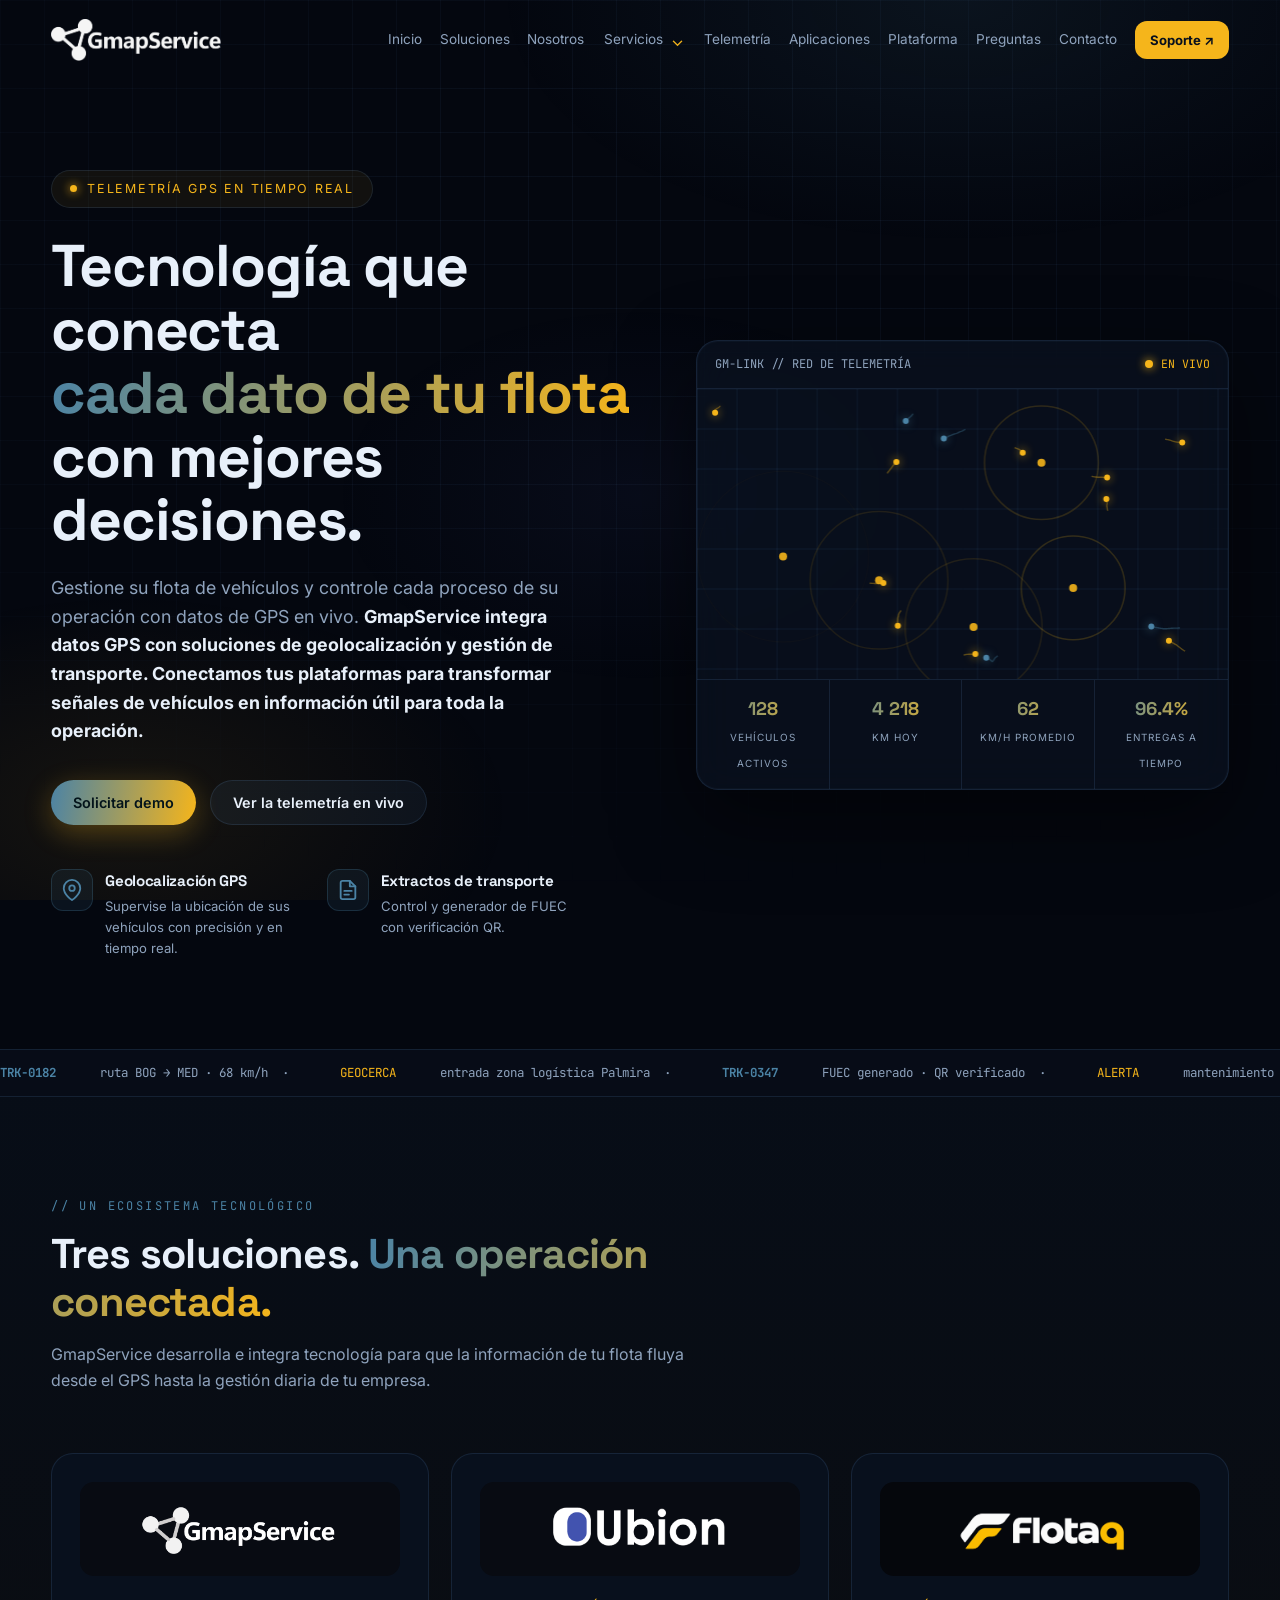
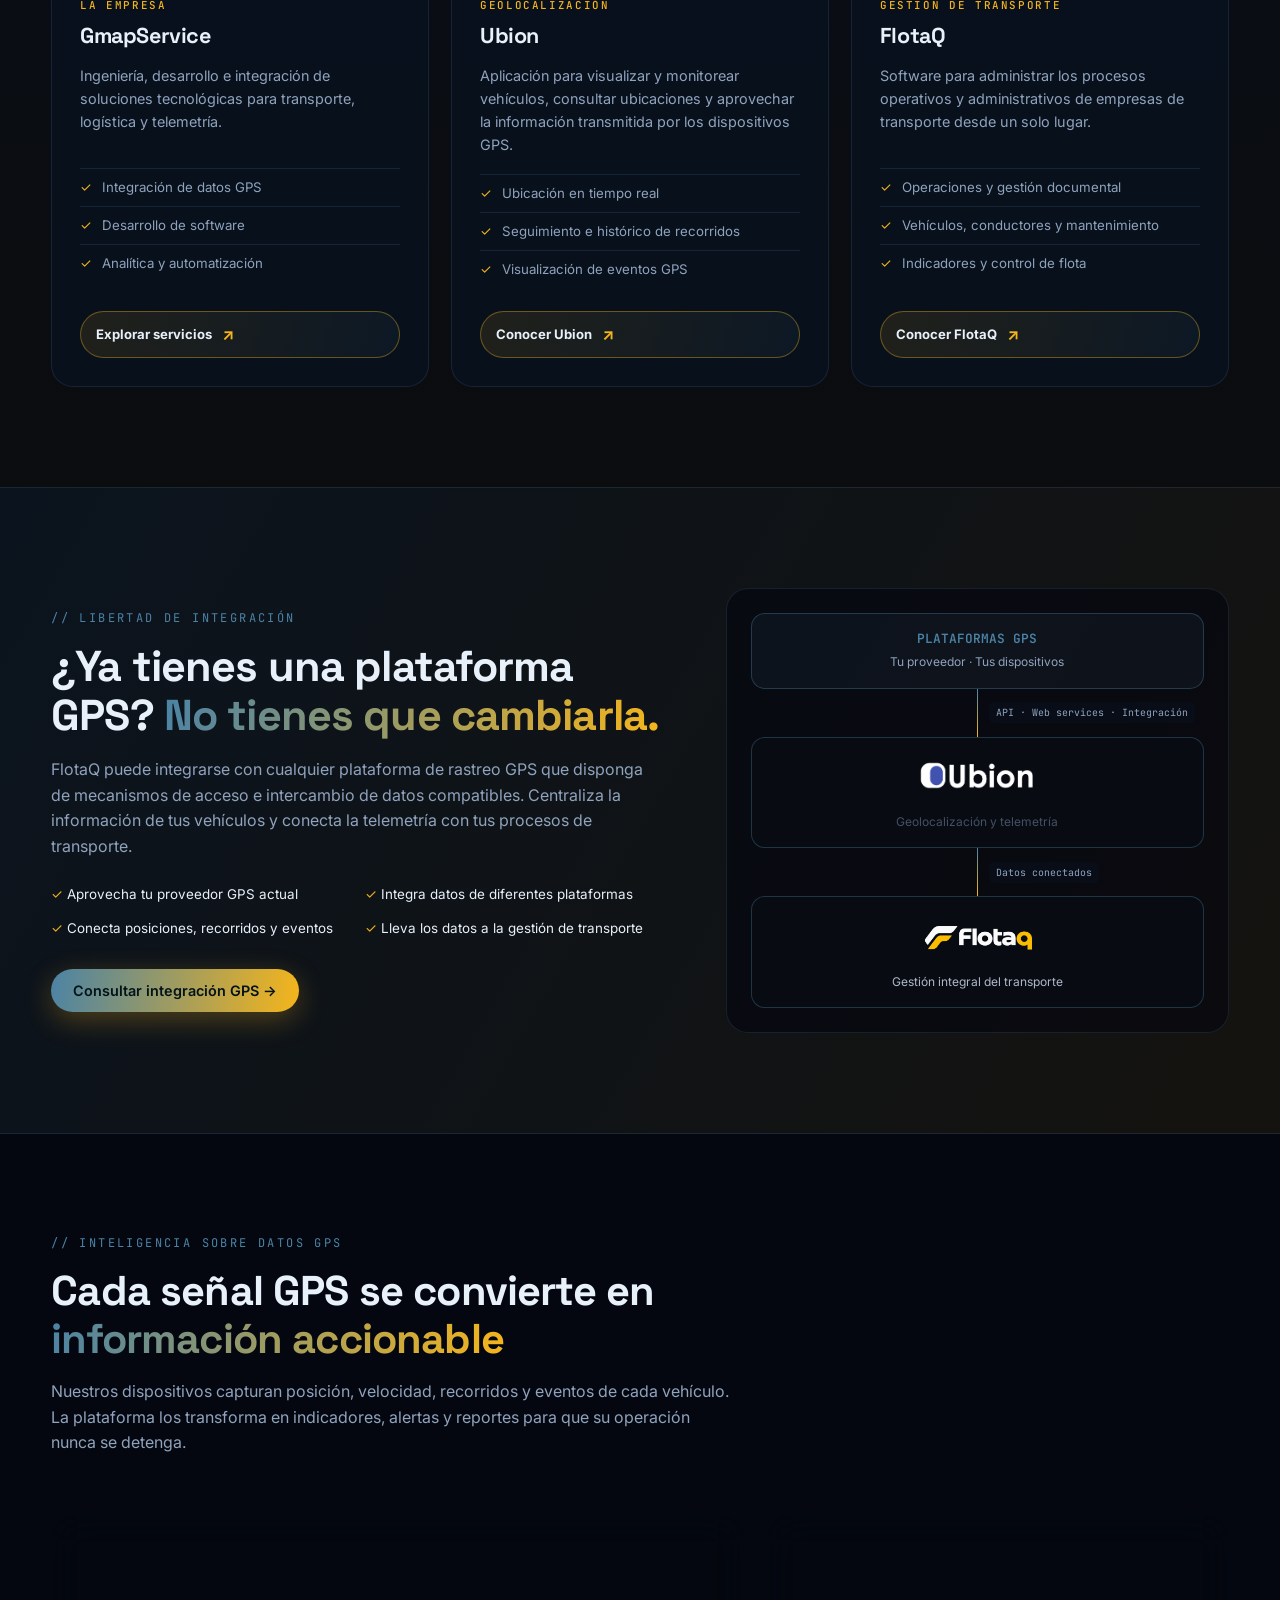
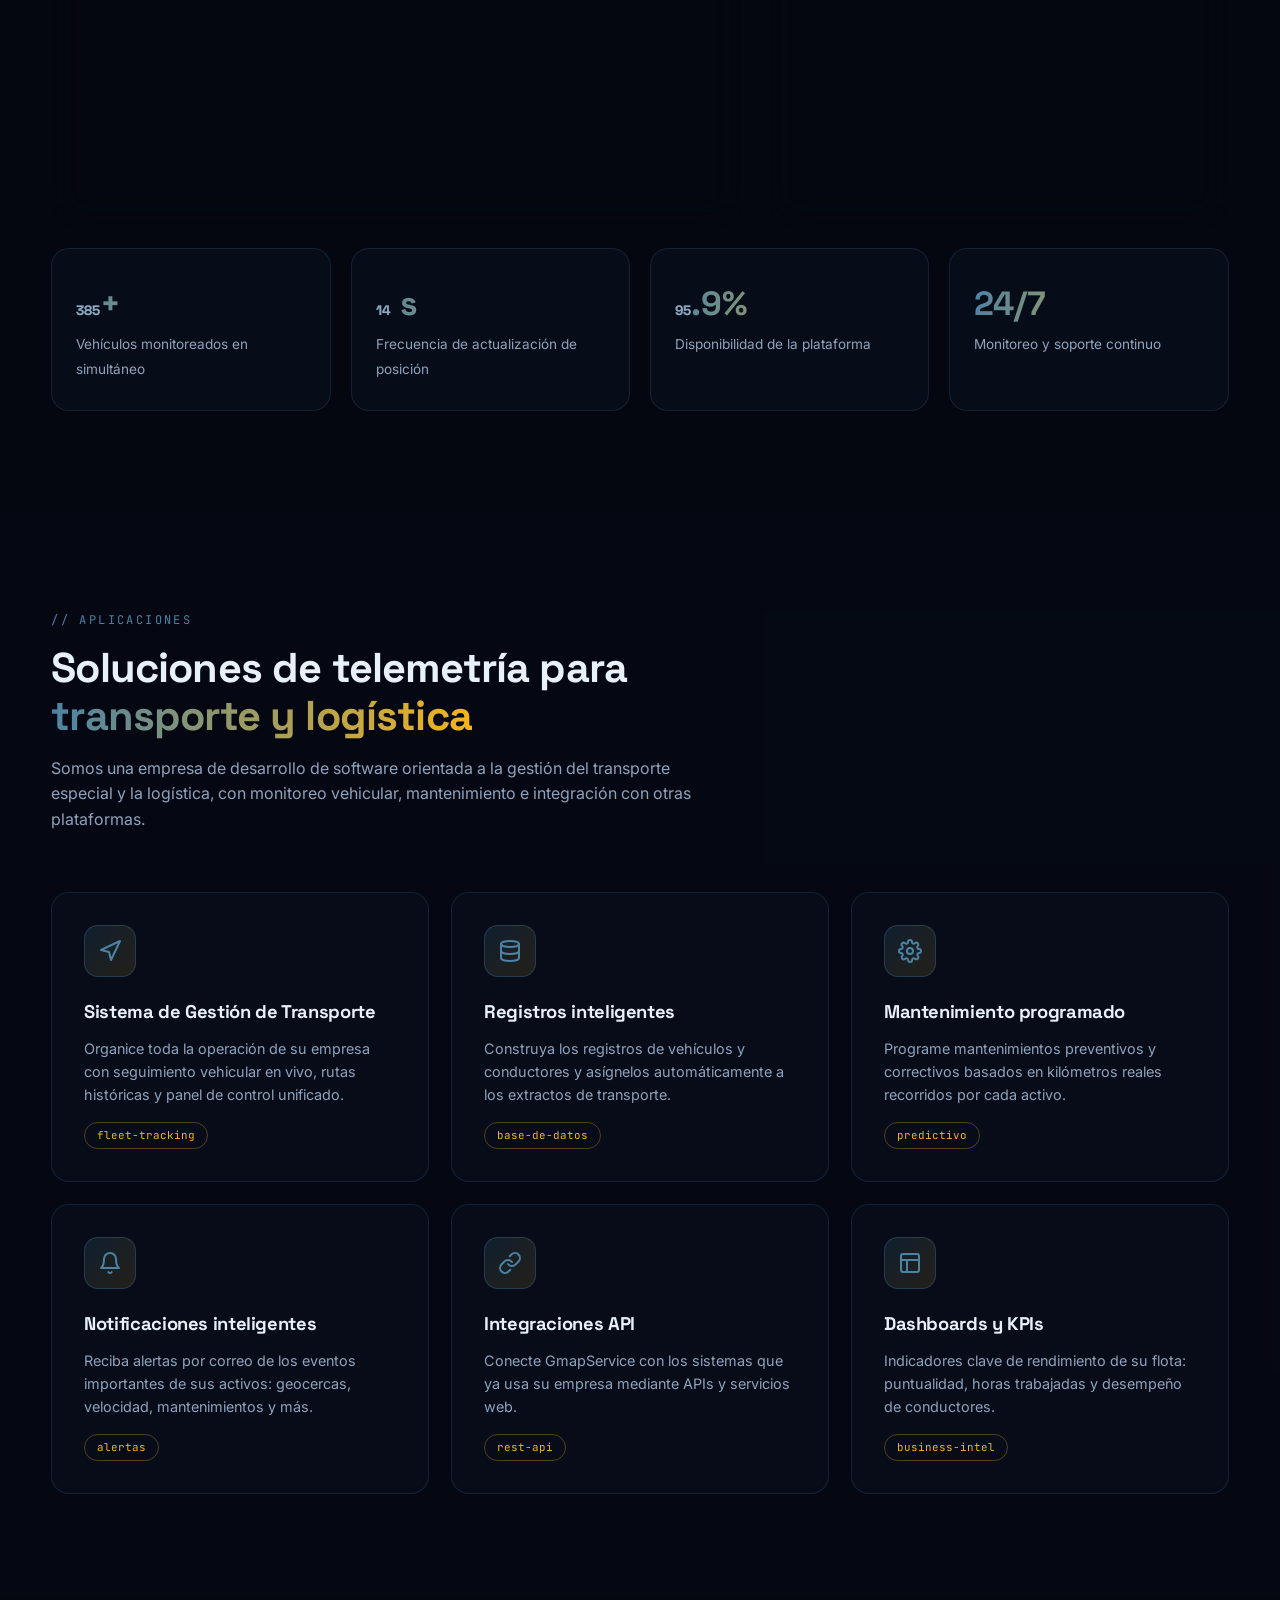
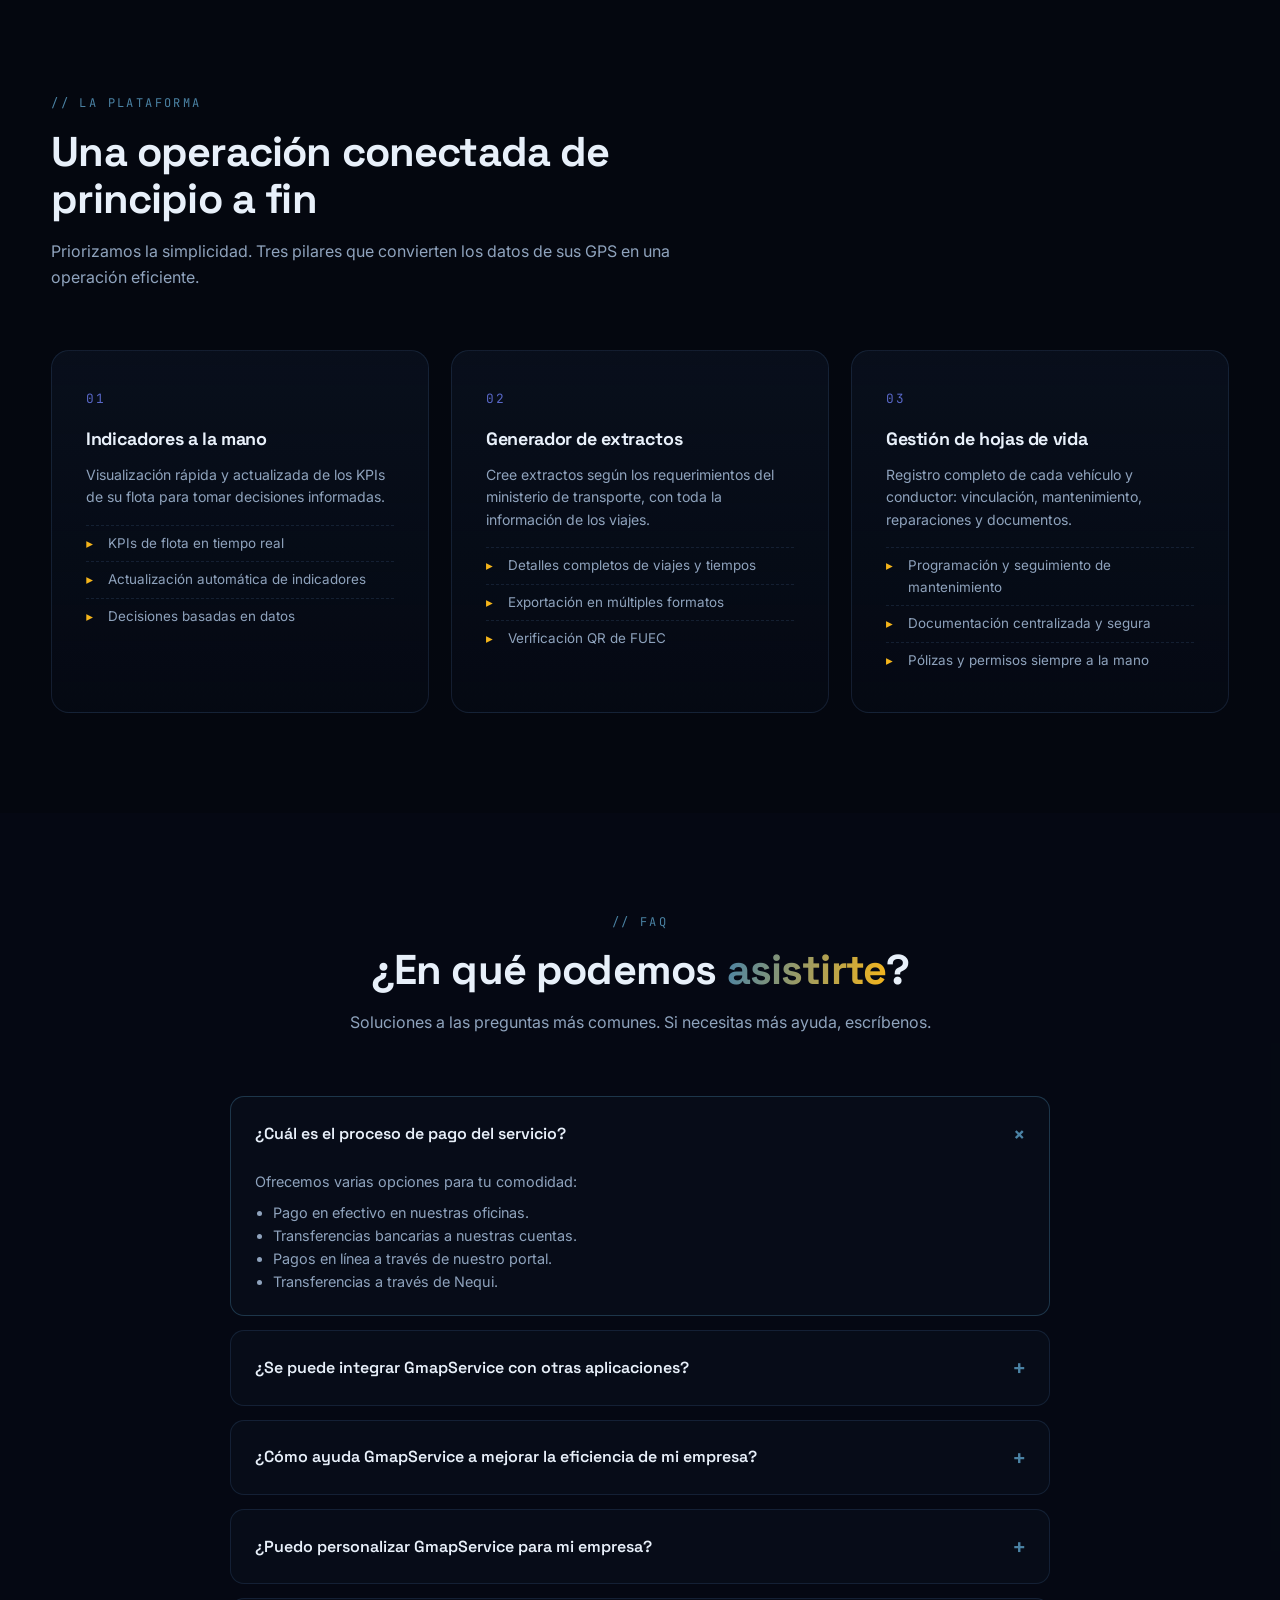
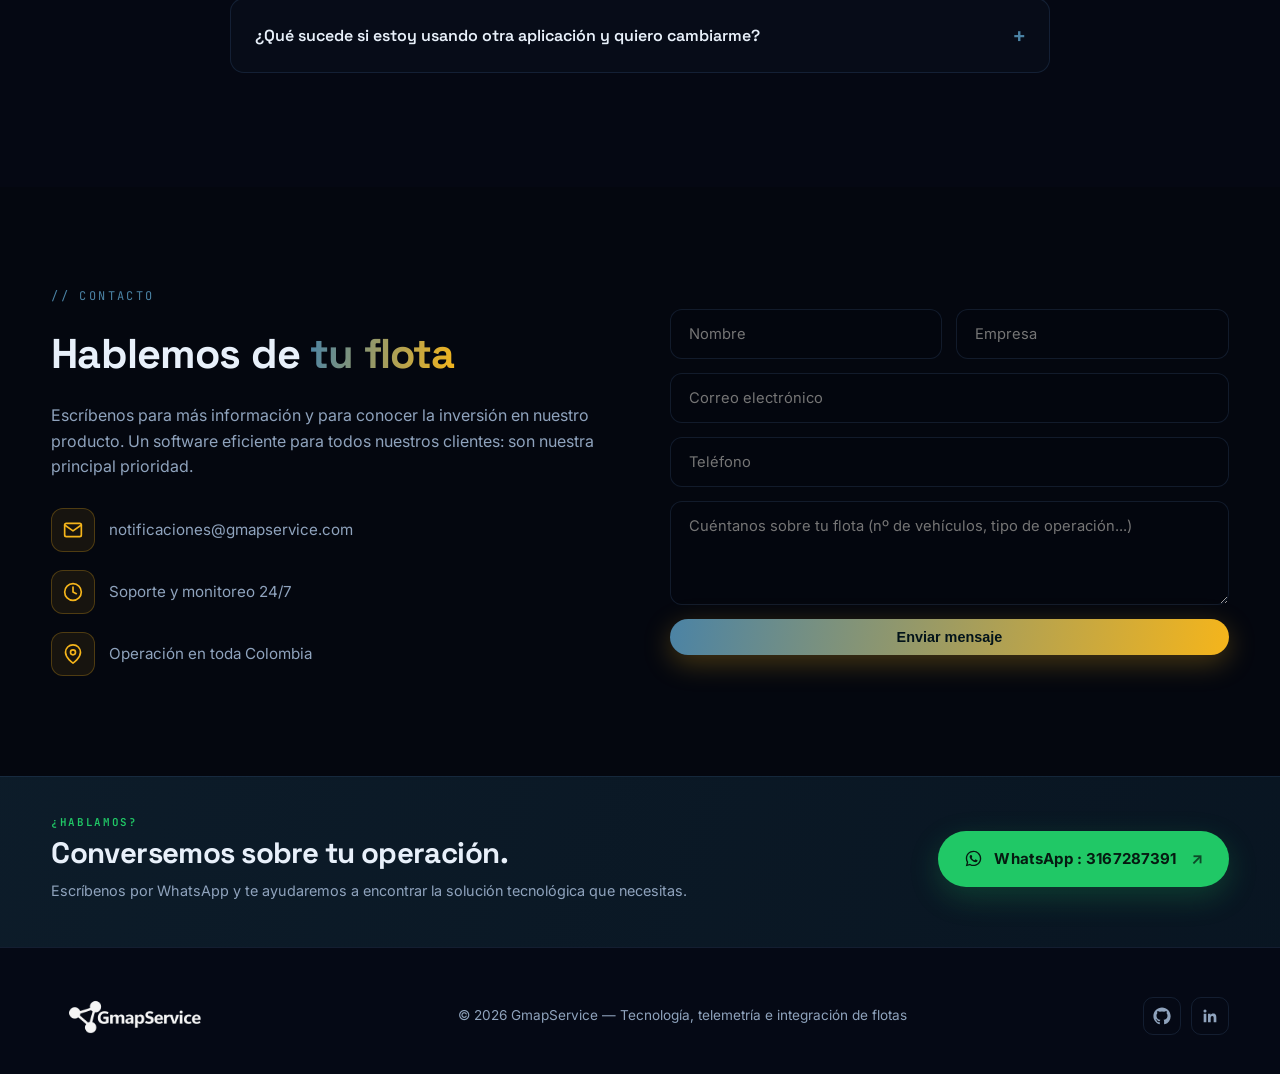
<file: index.html>
<!DOCTYPE html>
<html lang="es">
<head>
  <script async src="https://www.googletagmanager.com/gtm.js?id=GTM-MG6K5VS6"></script>
<script>
  window.dataLayer = window.dataLayer || [];
  function gtag(){dataLayer.push(arguments);}
  gtag('js', new Date());
</script>
  <!-- Google tag (gtag.js) --> <script async src=""></script> <script> window.dataLayer = window.dataLayer || []; function gtag(){dataLayer.push(arguments);} gtag('js', new Date()); gtag('config', 'GTM-MG6K5VS6'); </script>
<meta charset="utf-8">
<meta name="viewport" content="width=device-width, initial-scale=1">
<title>GmapService — Telemetría y Gestión de Flotas GPS</title>
<meta name="description" content="Plataforma de telemetría GPS para gestionar flotas de transporte: geolocalización en tiempo real, datos de vehículos, extractos FUEC y mantenimiento predictivo.">
<link rel="preconnect" href="https://fonts.googleapis.com">
<link rel="preconnect" href="https://fonts.gstatic.com" crossorigin>
<link href="https://fonts.googleapis.com/css2?family=Space+Grotesk:wght@400;500;600;700&family=Inter:wght@400;500;600&family=JetBrains+Mono:wght@400;500&display=swap" rel="stylesheet">
<link rel="stylesheet" href="./assets/css/style.css">
<link rel="icon" href="./assets/icon.svg" type="image/svg+xml">
</head>
<body>
<div class="bg-grid"></div>

<!-- ============ NAV ============ -->
<nav id="nav">
  <div class="wrap nav-in">
    <a href="#inicio" class="brand-nav"><img src="./assets/logos/gmapservice_nav.png" alt="GmapService"></a>
    <button id="burger" aria-label="Menú">☰</button>
    <div class="nav-links" id="navLinks">
      <a href="#inicio">Inicio</a>
      <a href="#ecosistema">Soluciones</a>
      <a href="nosotros.html">Nosotros</a>
      <div class="nav-dropdown">
        <button class="nav-drop-trigger" type="button" aria-expanded="false" aria-controls="servicesMenu">Servicios <span class="chevron">⌄</span></button>
        <div class="nav-drop-menu" id="servicesMenu">
          <a href="pages/developer.html"><span class="menu-icon"><svg viewBox="0 0 24 24" aria-hidden="true"><rect x="4" y="4" width="6" height="6" rx="1"/><rect x="14" y="4" width="6" height="6" rx="1"/><rect x="4" y="14" width="6" height="6" rx="1"/><path d="M14 17h6M17 14v6"/></svg></span><span><b>Desarrollo</b><small>Software a la medida</small></span></a>
          <a href="pages/devices.html"><span class="menu-icon"><svg viewBox="0 0 24 24" aria-hidden="true"><rect x="3" y="6" width="18" height="12" rx="3"/><circle cx="12" cy="12" r="3"/><path d="M7 3v3M17 3v3M7 18v3M17 18v3"/></svg></span><span><b>Dispositivos</b><small>Telemetría e IoT</small></span></a>
          <a href="pages/integrations.html"><span class="menu-icon"><svg viewBox="0 0 24 24" aria-hidden="true"><path d="M4 7h14l-3-3M20 17H6l3 3"/><path d="M18 4l3 3-3 3M6 14l-3 3 3 3"/></svg></span><span><b>Integraciones</b><small>GPS, APIs y plataformas</small></span></a>
        </div>
      </div>
      <a href="#telemetria">Telemetría</a>
      <a href="#aplicaciones">Aplicaciones</a>
      <a href="#plataforma">Plataforma</a>
      <a href="#preguntas">Preguntas</a>
      <a href="#contacto">Contacto</a>
      <a class="btn-a btn-p support-cta" href="https://6re32.hatchboxapp.com/home/form" target="_blank" rel="noopener">Soporte ↗</a>
    </div>
  </div>
</nav>

<!-- ============ HERO ============ -->
<header class="hero" id="inicio">
  <div class="wrap hero-grid">
    <div>
      <span class="eyebrow"><i></i>Telemetría GPS en tiempo real</span>
      <h1>Tecnología que conecta<br><span class="grad-txt">cada dato de tu flota</span><br>con mejores decisiones.</h1>
      <p class="lead">Gestione su flota de vehículos y controle cada proceso de su operación con datos de GPS en vivo. <b>GmapService integra datos GPS con soluciones de geolocalización y gestión de transporte. Conectamos tus plataformas para transformar señales de vehículos en información útil para toda la operación.</b></p>
      <div class="cta">
        <a class="btn-a btn-p" href="#contacto">Solicitar demo</a>
        <a class="btn-a btn-g" href="#telemetria">Ver la telemetría en vivo</a>
      </div>
      <div class="hero-feat">
        <div class="hf">
          <div class="ic"><svg width="22" height="22" viewBox="0 0 24 24" fill="none" stroke="currentColor" stroke-width="2" stroke-linecap="round" stroke-linejoin="round"><path d="M21 10c0 7-9 13-9 13S3 17 3 10a9 9 0 0 1 18 0z"/><circle cx="12" cy="10" r="3"/></svg></div>
          <div><h4>Geolocalización GPS</h4><p>Supervise la ubicación de sus vehículos con precisión y en tiempo real.</p></div>
        </div>
        <div class="hf">
          <div class="ic"><svg width="22" height="22" viewBox="0 0 24 24" fill="none" stroke="currentColor" stroke-width="2" stroke-linecap="round" stroke-linejoin="round"><path d="M14 2H6a2 2 0 0 0-2 2v16a2 2 0 0 0 2 2h12a2 2 0 0 0 2-2V8z"/><polyline points="14 2 14 8 20 8"/><line x1="8" y1="13" x2="16" y2="13"/><line x1="8" y1="17" x2="13" y2="17"/></svg></div>
          <div><h4>Extractos de transporte</h4><p>Control y generador de FUEC con verificación QR.</p></div>
        </div>
      </div>
    </div>

    <div class="panel rv in">
      <div class="panel-bar">
        <span class="mono">GM-LINK // RED DE TELEMETRÍA</span>
        <span class="live"><i></i>EN VIVO</span>
      </div>
      <canvas id="mapCanvas"></canvas>
      <div class="panel-stats">
        <div class="ps"><b id="stVeh">128</b><span>Vehículos activos</span></div>
        <div class="ps"><b id="stKm">4 218</b><span>Km hoy</span></div>
        <div class="ps"><b id="stVel">62</b><span>Km/h promedio</span></div>
        <div class="ps"><b id="stEv">96.4%</b><span>Entregas a tiempo</span></div>
      </div>
    </div>
  </div>
</header>

<!-- ============ TICKER ============ -->
<div class="ticker">
  <div class="ticker-in" id="tickerIn"></div>
</div>

<!-- ============ ECOSISTEMA GMAPSERVICE ============ -->
<section id="ecosistema" class="ecosystem">
  <div class="wrap">
    <div class="sec-head rv">
      <span class="kicker">// Un ecosistema tecnológico</span>
      <h2>Tres soluciones. <span class="grad-txt">Una operación conectada.</span></h2>
      <p>GmapService desarrolla e integra tecnología para que la información de tu flota fluya desde el GPS hasta la gestión diaria de tu empresa.</p>
    </div>
    <div class="brand-cards">
      <article class="brand-card rv">
        <div class="brand-logo gmap-logo"><img src="./assets/logos/gmapservice.png" alt="GmapService"></div>
        <span class="brand-role">LA EMPRESA</span>
        <h3>GmapService</h3>
        <p>Ingeniería, desarrollo e integración de soluciones tecnológicas para transporte, logística y telemetría.</p>
        <ul><li>Integración de datos GPS</li><li>Desarrollo de software</li><li>Analítica y automatización</li></ul>
        <a class="brand-more" href="pages/developer.html">Explorar servicios <span>↗</span></a>
      </article>
      <article class="brand-card rv">
        <div class="brand-logo ubion-logo"><img src="./assets/logos/ubion.png" alt="Ubion"></div>
        <span class="brand-role">GEOLOCALIZACIÓN</span>
        <h3>Ubion</h3>
        <p>Aplicación para visualizar y monitorear vehículos, consultar ubicaciones y aprovechar la información transmitida por los dispositivos GPS.</p>
        <ul><li>Ubicación en tiempo real</li><li>Seguimiento e histórico de recorridos</li><li>Visualización de eventos GPS</li></ul>
        <a class="brand-more" href="landings/ubion/index.html">Conocer Ubion <span>↗</span></a>
      </article>
      <article class="brand-card rv">
        <div class="brand-logo flotaq-logo"><img src="./assets/logos/flotaq.png" alt="FlotaQ"></div>
        <span class="brand-role">GESTIÓN DE TRANSPORTE</span>
        <h3>FlotaQ</h3>
        <p>Software para administrar los procesos operativos y administrativos de empresas de transporte desde un solo lugar.</p>
        <ul><li>Operaciones y gestión documental</li><li>Vehículos, conductores y mantenimiento</li><li>Indicadores y control de flota</li></ul>
        <a class="brand-more" href="landings/flotaq/index.html">Conocer FlotaQ <span>↗</span></a>
      </article>
    </div>
  </div>
</section>

<!-- ============ INTEGRACIÓN UNIVERSAL GPS ============ -->
<section class="integration-highlight" id="integracion-gps">
  <div class="wrap integration-inner rv">
    <div>
      <span class="kicker">// Libertad de integración</span>
      <h2>¿Ya tienes una plataforma GPS? <span class="grad-txt">No tienes que cambiarla.</span></h2>
      <p>FlotaQ puede integrarse con cualquier plataforma de rastreo GPS que disponga de mecanismos de acceso e intercambio de datos compatibles. Centraliza la información de tus vehículos y conecta la telemetría con tus procesos de transporte.</p>
      <div class="integration-points">
        <span>✓ Aprovecha tu proveedor GPS actual</span>
        <span>✓ Integra datos de diferentes plataformas</span>
        <span>✓ Conecta posiciones, recorridos y eventos</span>
        <span>✓ Lleva los datos a la gestión de transporte</span>
      </div>
      <a class="btn-a btn-p" href="#contacto">Consultar integración GPS →</a>
    </div>
    <div class="integration-flow">
      <div class="flow-node"><strong>PLATAFORMAS GPS</strong><small>Tu proveedor · Tus dispositivos</small></div>
      <div class="flow-line"><span>API · Web services · Integración</span></div>
      <div class="flow-node ubion-node"><img src="./assets/logos/ubion.png" alt="Ubion"><small>Geolocalización y telemetría</small></div>
      <div class="flow-line"><span>Datos conectados</span></div>
      <div class="flow-node flotaq-node"><img src="./assets/logos/flotaq.png" alt="FlotaQ"><small>Gestión integral del transporte</small></div>
    </div>
  </div>
</section>

<!-- ============ TELEMETRÍA ============ -->
<section id="telemetria">
  <div class="wrap">
    <div class="sec-head rv">
      <span class="kicker">// Inteligencia sobre datos GPS</span>
      <h2>Cada señal GPS se convierte en <span class="grad-txt">información accionable</span></h2>
      <p>Nuestros dispositivos capturan posición, velocidad, recorridos y eventos de cada vehículo. La plataforma los transforma en indicadores, alertas y reportes para que su operación nunca se detenga.</p>
    </div>
    <div class="dash rv">
      <div class="panel">
        <div class="panel-bar">
          <span class="mono">VELOCIDAD DE FLOTA — ÚLTIMAS 60 LECTURAS</span>
          <span class="live"><i></i>STREAMING</span>
        </div>
        <canvas id="chartCanvas"></canvas>
      </div>
      <div class="panel">
        <div class="panel-bar"><span class="mono">EVENTOS EN TIEMPO REAL</span><span class="live"><i></i>RECIBIENDO</span></div>
        <div class="feed" id="feed"></div>
      </div>
    </div>
    <div class="stats rv" style="margin-top:22px">
      <div class="stat"><b><span class="cnt" data-to="400">0</span>+</b><span>Vehículos monitoreados en simultáneo</span></div>
      <div class="stat"><b><span class="cnt" data-to="15">0</span> s</b><span>Frecuencia de actualización de posición</span></div>
      <div class="stat"><b><span class="cnt" data-to="99">0</span>.9%</b><span>Disponibilidad de la plataforma</span></div>
      <div class="stat"><b>24/7</b><span>Monitoreo y soporte continuo</span></div>
    </div>
  </div>
</section>

<!-- ============ APLICACIONES ============ -->
<section id="aplicaciones" style="background:rgba(7,13,26,.45)">
  <div class="wrap">
    <div class="sec-head rv">
      <span class="kicker">// Aplicaciones</span>
      <h2>Soluciones de telemetría para <span class="grad-txt">transporte y logística</span></h2>
      <p>Somos una empresa de desarrollo de software orientada a la gestión del transporte especial y la logística, con monitoreo vehicular, mantenimiento e integración con otras plataformas.</p>
    </div>
    <div class="cards rv">
      <div class="card">
        <div class="ic"><svg width="24" height="24" viewBox="0 0 24 24" fill="none" stroke="currentColor" stroke-width="2" stroke-linecap="round" stroke-linejoin="round"><polygon points="3 11 22 2 13 21 11 13 3 11"/></svg></div>
        <h3>Sistema de Gestión de Transporte</h3>
        <p>Organice toda la operación de su empresa con seguimiento vehicular en vivo, rutas históricas y panel de control unificado.</p>
        <span class="tag">fleet-tracking</span>
      </div>
      <div class="card">
        <div class="ic"><svg width="24" height="24" viewBox="0 0 24 24" fill="none" stroke="currentColor" stroke-width="2" stroke-linecap="round" stroke-linejoin="round"><ellipse cx="12" cy="5" rx="9" ry="3"/><path d="M21 12c0 1.66-4 3-9 3s-9-1.34-9-3"/><path d="M3 5v14c0 1.66 4 3 9 3s9-1.34 9-3V5"/></svg></div>
        <h3>Registros inteligentes</h3>
        <p>Construya los registros de vehículos y conductores y asígnelos automáticamente a los extractos de transporte.</p>
        <span class="tag">base-de-datos</span>
      </div>
      <div class="card">
        <div class="ic"><svg width="24" height="24" viewBox="0 0 24 24" fill="none" stroke="currentColor" stroke-width="2" stroke-linecap="round" stroke-linejoin="round"><circle cx="12" cy="12" r="3"/><path d="M19.4 15a1.65 1.65 0 0 0 .33 1.82l.06.06a2 2 0 1 1-2.83 2.83l-.06-.06a1.65 1.65 0 0 0-1.82-.33 1.65 1.65 0 0 0-1 1.51V21a2 2 0 1 1-4 0v-.09A1.65 1.65 0 0 0 9 19.4a1.65 1.65 0 0 0-1.82.33l-.06.06a2 2 0 1 1-2.83-2.83l.06-.06a1.65 1.65 0 0 0 .33-1.82 1.65 1.65 0 0 0-1.51-1H3a2 2 0 1 1 0-4h.09A1.65 1.65 0 0 0 4.6 9a1.65 1.65 0 0 0-.33-1.82l-.06-.06a2 2 0 1 1 2.83-2.83l.06.06a1.65 1.65 0 0 0 1.82.33H9a1.65 1.65 0 0 0 1-1.51V3a2 2 0 1 1 4 0v.09a1.65 1.65 0 0 0 1 1.51 1.65 1.65 0 0 0 1.82-.33l.06-.06a2 2 0 1 1 2.83 2.83l-.06.06a1.65 1.65 0 0 0-.33 1.82V9a1.65 1.65 0 0 0 1.51 1H21a2 2 0 1 1 0 4h-.09a1.65 1.65 0 0 0-1.51 1z"/></svg></div>
        <h3>Mantenimiento programado</h3>
        <p>Programe mantenimientos preventivos y correctivos basados en kilómetros reales recorridos por cada activo.</p>
        <span class="tag">predictivo</span>
      </div>
      <div class="card">
        <div class="ic"><svg width="24" height="24" viewBox="0 0 24 24" fill="none" stroke="currentColor" stroke-width="2" stroke-linecap="round" stroke-linejoin="round"><path d="M18 8A6 6 0 0 0 6 8c0 7-3 9-3 9h18s-3-2-3-9"/><path d="M13.73 21a2 2 0 0 1-3.46 0"/></svg></div>
        <h3>Notificaciones inteligentes</h3>
        <p>Reciba alertas por correo de los eventos importantes de sus activos: geocercas, velocidad, mantenimientos y más.</p>
        <span class="tag">alertas</span>
      </div>
      <div class="card">
        <div class="ic"><svg width="24" height="24" viewBox="0 0 24 24" fill="none" stroke="currentColor" stroke-width="2" stroke-linecap="round" stroke-linejoin="round"><path d="M10 13a5 5 0 0 0 7.54.54l3-3a5 5 0 0 0-7.07-7.07l-1.72 1.71"/><path d="M14 11a5 5 0 0 0-7.54-.54l-3 3a5 5 0 0 0 7.07 7.07l1.71-1.71"/></svg></div>
        <h3>Integraciones API</h3>
        <p>Conecte GmapService con los sistemas que ya usa su empresa mediante APIs y servicios web.</p>
        <span class="tag">rest-api</span>
      </div>
      <div class="card">
        <div class="ic"><svg width="24" height="24" viewBox="0 0 24 24" fill="none" stroke="currentColor" stroke-width="2" stroke-linecap="round" stroke-linejoin="round"><rect x="3" y="3" width="18" height="18" rx="2"/><path d="M3 9h18M9 21V9"/></svg></div>
        <h3>Dashboards y KPIs</h3>
        <p>Indicadores clave de rendimiento de su flota: puntualidad, horas trabajadas y desempeño de conductores.</p>
        <span class="tag">business-intel</span>
      </div>
    </div>
  </div>
</section>

<!-- ============ PLATAFORMA ============ -->
<section id="plataforma">
  <div class="wrap">
    <div class="sec-head rv">
      <span class="kicker">// La plataforma</span>
      <h2>Una operación conectada de principio a fin</h2>
      <p>Priorizamos la simplicidad. Tres pilares que convierten los datos de sus GPS en una operación eficiente.</p>
    </div>
    <div class="steps rv">
      <div class="step">
        <span class="num">01</span>
        <h3>Indicadores a la mano</h3>
        <p>Visualización rápida y actualizada de los KPIs de su flota para tomar decisiones informadas.</p>
        <ul>
          <li>KPIs de flota en tiempo real</li>
          <li>Actualización automática de indicadores</li>
          <li>Decisiones basadas en datos</li>
        </ul>
      </div>
      <div class="step">
        <span class="num">02</span>
        <h3>Generador de extractos</h3>
        <p>Cree extractos según los requerimientos del ministerio de transporte, con toda la información de los viajes.</p>
        <ul>
          <li>Detalles completos de viajes y tiempos</li>
          <li>Exportación en múltiples formatos</li>
          <li>Verificación QR de FUEC</li>
        </ul>
      </div>
      <div class="step">
        <span class="num">03</span>
        <h3>Gestión de hojas de vida</h3>
        <p>Registro completo de cada vehículo y conductor: vinculación, mantenimiento, reparaciones y documentos.</p>
        <ul>
          <li>Programación y seguimiento de mantenimiento</li>
          <li>Documentación centralizada y segura</li>
          <li>Pólizas y permisos siempre a la mano</li>
        </ul>
      </div>
    </div>
  </div>
</section>

<!-- ============ FAQ ============ -->
<section id="preguntas" style="background:rgba(7,13,26,.45)">
  <div class="wrap">
    <div class="sec-head rv" style="text-align:center;margin-left:auto;margin-right:auto">
      <span class="kicker">// FAQ</span>
      <h2>¿En qué podemos <span class="grad-txt">asistirte</span>?</h2>
      <p>Soluciones a las preguntas más comunes. Si necesitas más ayuda, escríbenos.</p>
    </div>
    <div class="faq rv">
      <details open>
        <summary>¿Cuál es el proceso de pago del servicio?</summary>
        <div class="ans">Ofrecemos varias opciones para tu comodidad:
          <ul><li>Pago en efectivo en nuestras oficinas.</li><li>Transferencias bancarias a nuestras cuentas.</li><li>Pagos en línea a través de nuestro portal.</li><li>Transferencias a través de Nequi.</li></ul>
        </div>
      </details>
      <details>
        <summary>¿Se puede integrar GmapService con otras aplicaciones?</summary>
        <div class="ans">Sí, mediante APIs y servicios web puedes conectarla con los sistemas existentes de tu empresa y compartir datos de manera eficiente.</div>
      </details>
      <details>
        <summary>¿Cómo ayuda GmapService a mejorar la eficiencia de mi empresa?</summary>
        <div class="ans">Le permite tener control detallado de cada vehículo de su flota, identificar oportunidades de mejora, reducir costos operativos y aumentar la eficiencia de la gestión.</div>
      </details>
      <details>
        <summary>¿Puedo personalizar GmapService para mi empresa?</summary>
        <div class="ans">Sí, es altamente personalizable. Nuestro equipo de desarrollo añade o modifica funcionalidades según tus necesidades específicas.</div>
      </details>
      <details>
        <summary>¿Qué sucede si estoy usando otra aplicación y quiero cambiarme?</summary>
        <div class="ans">Nuestro equipo te brindará soporte para una transición sin contratiempos: migramos tus datos y configuramos la plataforma a tu medida.</div>
      </details>
    </div>
  </div>
</section>

<!-- ============ CONTACTO ============ -->
<section id="contacto">
  <div class="wrap contact">
    <div class="rv">
      <span class="kicker">// Contacto</span>
      <h2 style="font-size:clamp(1.8rem,3.4vw,2.6rem);margin-bottom:16px">Hablemos de <span class="grad-txt">tu flota</span></h2>
      <p style="color:var(--mut)">Escríbenos para más información y para conocer la inversión en nuestro producto. Un software eficiente para todos nuestros clientes: son nuestra principal prioridad.</p>
      <div class="c-info">
        <div class="c-item"><div class="ic"><svg width="20" height="20" viewBox="0 0 24 24" fill="none" stroke="currentColor" stroke-width="2" stroke-linecap="round" stroke-linejoin="round"><path d="M4 4h16c1.1 0 2 .9 2 2v12c0 1.1-.9 2-2 2H4c-1.1 0-2-.9-2-2V6c0-1.1.9-2 2-2z"/><polyline points="22,6 12,13 2,6"/></svg></div><span>notificaciones@gmapservice.com</span></div>
        <div class="c-item"><div class="ic"><svg width="20" height="20" viewBox="0 0 24 24" fill="none" stroke="currentColor" stroke-width="2" stroke-linecap="round" stroke-linejoin="round"><circle cx="12" cy="12" r="10"/><polyline points="12 6 12 12 16 14"/></svg></div><span>Soporte y monitoreo 24/7</span></div>
        <div class="c-item"><div class="ic"><svg width="20" height="20" viewBox="0 0 24 24" fill="none" stroke="currentColor" stroke-width="2" stroke-linecap="round" stroke-linejoin="round"><path d="M21 10c0 7-9 13-9 13S3 17 3 10a9 9 0 0 1 18 0z"/><circle cx="12" cy="10" r="3"/></svg></div><span>Operación en toda Colombia</span></div>
      </div>
    </div>
    <form class="form rv" onsubmit="event.preventDefault();this.querySelector('button').textContent='✓ Mensaje enviado';">
      <div class="form-row">
        <input type="text" placeholder="Nombre" required>
        <input type="text" placeholder="Empresa" required>
      </div>
      <input type="email" placeholder="Correo electrónico" required>
      <input type="tel" placeholder="Teléfono">
      <textarea rows="4" placeholder="Cuéntanos sobre tu flota (nº de vehículos, tipo de operación...)" required></textarea>
      <button class="btn-a btn-p" type="submit" style="justify-content:center">Enviar mensaje</button>
    </form>
  </div>
</section>

<!-- ============ FOOTER ============ -->

<section class="whatsapp-contact" aria-label="Contacto por WhatsApp">
  <div class="wrap whatsapp-contact-inner">
    <div class="whatsapp-contact-copy">
      <span class="whatsapp-kicker">¿Hablamos?</span>
      <h2>Conversemos sobre tu operación.</h2>
      <p>Escríbenos por WhatsApp y te ayudaremos a encontrar la solución tecnológica que necesitas.</p>
    </div>
    <a class="whatsapp-pill" href="https://wa.me/573167287391?text=Hola%2C%20quiero%20conocer%20m%C3%A1s%20sobre%20sus%20soluciones." target="_blank" rel="noopener noreferrer" aria-label="Contactar a GmapService por WhatsApp al 3167287391">
      <svg viewBox="0 0 32 32" aria-hidden="true"><path fill="currentColor" d="M16.04 3C8.88 3 3.05 8.75 3.05 15.83c0 2.27.6 4.49 1.74 6.44L3 29l6.94-1.8a13.1 13.1 0 0 0 6.1 1.5h.01c7.16 0 12.99-5.75 12.99-12.83 0-3.43-1.36-6.65-3.83-9.08A13.02 13.02 0 0 0 16.04 3zm0 23.52h-.01c-1.9 0-3.76-.5-5.39-1.44l-.39-.23-4.12 1.07 1.1-4-.25-.4a10.57 10.57 0 0 1-1.63-5.69c0-5.86 4.8-10.62 10.7-10.62 2.86 0 5.55 1.1 7.57 3.1a10.5 10.5 0 0 1 3.14 7.52c0 5.86-4.8 10.62-10.72 10.62zm5.88-7.95c-.32-.16-1.9-.93-2.2-1.03-.3-.11-.51-.16-.73.16-.21.32-.83 1.03-1.02 1.24-.19.22-.38.24-.7.08-.32-.16-1.35-.5-2.57-1.58-.95-.83-1.59-1.86-1.78-2.18-.19-.32-.02-.49.14-.65.14-.14.32-.38.48-.57.16-.19.21-.32.32-.54.1-.21.05-.4-.03-.56-.08-.16-.73-1.73-1-2.37-.26-.62-.53-.54-.73-.55h-.62c-.22 0-.57.08-.87.4-.3.32-1.14 1.1-1.14 2.67s1.17 3.1 1.33 3.32c.16.21 2.3 3.48 5.57 4.88.78.34 1.39.54 1.87.69.79.25 1.5.22 2.07.13.63-.1 1.9-.77 2.17-1.51.27-.75.27-1.4.19-1.52-.08-.13-.3-.21-.62-.37z"/></svg>
      <span>WhatsApp : 3167287391</span>
      <span class="whatsapp-arrow">↗</span>
    </a>
  </div>
</section>

<footer>
  <div class="wrap foot">
    <a href="#inicio" class="brand-nav"><img src="./assets/logos/gmapservice.png" alt="GmapService"></a>
    <span>© 2026 GmapService — Tecnología, telemetría e integración de flotas</span>
    <div class="social">
      <a href="#" aria-label="GitHub"><svg width="18" height="18" viewBox="0 0 24 24" fill="currentColor"><path d="M12 .5C5.65.5.5 5.65.5 12c0 5.08 3.29 9.39 7.86 10.91.58.11.79-.25.79-.56 0-.28-.01-1.02-.02-2-3.2.7-3.88-1.54-3.88-1.54-.52-1.33-1.28-1.68-1.28-1.68-1.04-.71.08-.7.08-.7 1.15.08 1.76 1.18 1.76 1.18 1.03 1.76 2.7 1.25 3.36.96.1-.75.4-1.25.72-1.54-2.55-.29-5.24-1.28-5.24-5.69 0-1.26.45-2.28 1.18-3.09-.12-.29-.51-1.46.11-3.05 0 0 .96-.31 3.16 1.18a11 11 0 0 1 5.76 0c2.2-1.49 3.16-1.18 3.16-1.18.62 1.59.23 2.76.11 3.05.73.81 1.18 1.83 1.18 3.09 0 4.42-2.7 5.39-5.26 5.68.41.36.78 1.05.78 2.13 0 1.54-.02 2.78-.02 3.16 0 .31.21.68.8.56A10.52 10.52 0 0 0 23.5 12C23.5 5.65 18.35.5 12 .5z"/></svg></a>
      <a href="#" aria-label="LinkedIn"><svg width="18" height="18" viewBox="0 0 24 24" fill="currentColor"><path d="M20.45 20.45h-3.55v-5.57c0-1.33-.03-3.04-1.85-3.04-1.85 0-2.14 1.45-2.14 2.94v5.67H9.36V9h3.41v1.56h.05c.48-.9 1.64-1.85 3.37-1.85 3.6 0 4.27 2.37 4.27 5.46v6.28zM5.34 7.43a2.06 2.06 0 1 1 0-4.12 2.06 2.06 0 0 1 0 4.12zM7.12 20.45H3.56V9h3.56v11.45z"/></svg></a>
    </div>
  </div>
</footer>

<script>

/* ================= NAV ================= */
const nav = document.getElementById('nav');
addEventListener('scroll', () => nav.classList.toggle('scrolled', scrollY > 40));
const burger = document.getElementById('burger'), navLinks = document.getElementById('navLinks');
burger.onclick = () => navLinks.classList.toggle('open');
navLinks.querySelectorAll('a').forEach(a => a.onclick = () => navLinks.classList.remove('open'));

/* ================= REVEAL ================= */
const io = new IntersectionObserver(es => es.forEach(e => {
  if (e.isIntersecting) { e.target.classList.add('in'); io.unobserve(e.target); }
}), { threshold: .12 });
document.querySelectorAll('.rv').forEach(el => io.observe(el));

/* ================= CONTADORES ================= */
const cio = new IntersectionObserver(es => es.forEach(e => {
  if (!e.isIntersecting) return;
  const el = e.target, to = +el.dataset.to, t0 = performance.now();
  (function f(t){ const p = Math.min((t - t0)/1600, 1), ease = 1 - Math.pow(1-p, 3);
    el.textContent = Math.round(to * ease).toLocaleString('es-CO');
    if (p < 1) requestAnimationFrame(f); })(t0);
  cio.unobserve(el);
}), { threshold: .6 });
document.querySelectorAll('.cnt').forEach(el => cio.observe(el));

/* ================= TICKER ================= */
const items = ['<b>TRK-0182</b> ruta BOG → MED · 68 km/h','<em>GEOCERCA</em> entrada zona logística Palmira','<b>TRK-0347</b> FUEC generado · QR verificado','<em>ALERTA</em> mantenimiento preventivo TRK-0119','<b>TRK-0591</b> 4h 12m de operación hoy','<em>ENTREGA</em> a tiempo · 96.4% flota','<b>TRK-0773</b> velocidad nominal · vía principal','<em>INTEGRACIÓN</em> API · datos sincronizados'];
document.getElementById('tickerIn').innerHTML = (items.join(' &nbsp;·&nbsp; ') + ' &nbsp;·&nbsp; ').repeat(2);

/* ================= FEED DE EVENTOS ================= */
const cities = ['Bogotá','Medellín','Cali','Barranquilla','Bucaramanga','Pereira','Ibagué'];
const evTypes = [
  () => `<b>GEOCERCA</b> entrada confirmada · <em>${pick(cities)}</em>`,
  () => `<b>VELOCIDAD</b> ${55+~~(Math.random()*40)} km/h reportado · <em>TRK-0${100+~~(Math.random()*899)}</em>`,
  () => `<b>FUEC</b> extracto generado · verificación <em>QR OK</em>`,
  () => `<b>MANTENIMIENTO</b> preventivo programado · <em>${pick(cities)}</em>`,
  () => `<b>IGNICIÓN</b> vehículo encendido · <em>TRK-0${100+~~(Math.random()*899)}</em>`,
  () => `<b>ENTREGA</b> completada a tiempo · <em>${pick(cities)}</em>`,
];
const pick = a => a[~~(Math.random()*a.length)];
const feed = document.getElementById('feed');
function pushEvent(){
  const d = document.createElement('div');
  const h = new Date();
  d.innerHTML = `<span style="color:var(--violet)">${h.toLocaleTimeString('es-CO',{hour12:false})}</span> ${pick(evTypes)()}`;
  feed.prepend(d);
  while (feed.children.length > 9) feed.lastChild.remove();
}
for (let i=0;i<7;i++) pushEvent();
setInterval(pushEvent, 3200);

/* ================= STATS EN VIVO ================= */
const S = { veh:128, km:4218, vel:62, ent:96.4 };
const fmt = n => n.toLocaleString('es-CO');
setInterval(() => {
  S.veh = Math.max(100, S.veh + (Math.random()<.5?-1:1)*~~(Math.random()*3));
  S.km += ~~(Math.random()*9);
  S.vel = Math.max(35, Math.min(90, S.vel + ~~(Math.random()*7)-3));
  S.ent = Math.max(92, Math.min(99.8, S.ent + (Math.random()-.5)*.3));
  stVeh.textContent = S.veh; stKm.textContent = fmt(S.km);
  stVel.textContent = S.vel; stEv.textContent = S.ent.toFixed(1)+'%';
}, 2600);

/* ================= CANVAS MAPA GPS ================= */
const mc = document.getElementById('mapCanvas'), mx = mc.getContext('2d');
let MW, MH;
function sizeMap(){ const r = mc.getBoundingClientRect(); MW = mc.width = r.width*devicePixelRatio; MH = mc.height = 290*devicePixelRatio; }
sizeMap(); addEventListener('resize', sizeMap);

const dots = Array.from({length: 14}, (_,i) => ({
  x: Math.random(), y: Math.random(),
  a: Math.random()*Math.PI*2, sp: .0006 + Math.random()*.0012,
  trail: [], hue: Math.random()<.5 ? '75,131,165' : '245,181,27'
}));
const beacons = Array.from({length:5}, () => ({x:.1+Math.random()*.8, y:.15+Math.random()*.7, ph:Math.random()*Math.PI*2}));

function drawMap(t){
  mx.clearRect(0,0,MW,MH);
  // rejilla
  mx.strokeStyle = 'rgba(120,180,255,.08)'; mx.lineWidth = 1;
  const g = 40*devicePixelRatio;
  for(let x=0;x<MW;x+=g){ mx.beginPath(); mx.moveTo(x,0); mx.lineTo(x,MH); mx.stroke(); }
  for(let y=0;y<MH;y+=g){ mx.beginPath(); mx.moveTo(0,y); mx.lineTo(MW,y); mx.stroke(); }
  // geocercas
  beacons.forEach(b => {
    const bx=b.x*MW, by=b.y*MH;
    const pr = ((t/1400 + b.ph) % 1);
    mx.beginPath(); mx.arc(bx,by,(20+pr*70)*devicePixelRatio,0,7);
    mx.strokeStyle = `rgba(245,181,27,${.35*(1-pr)})`; mx.lineWidth = 1.5*devicePixelRatio; mx.stroke();
    mx.beginPath(); mx.arc(bx,by,4*devicePixelRatio,0,7);
    mx.fillStyle = 'rgba(245,181,27,.9)'; mx.fill();
  });
  // vehículos con estela
  dots.forEach(d => {
    d.a += (Math.random()-.5)*.25;
    d.x += Math.cos(d.a)*d.sp; d.y += Math.sin(d.a)*d.sp;
    if(d.x<.03||d.x>.97) d.a = Math.PI-d.a;
    if(d.y<.06||d.y>.94) d.a = -d.a;
    d.x = Math.min(.97, Math.max(.03, d.x)); d.y = Math.min(.94, Math.max(.06, d.y));
    d.trail.push([d.x,d.y]); if(d.trail.length>34) d.trail.shift();
    // estela
    if(d.trail.length>2){
      mx.beginPath();
      d.trail.forEach(([px,py],i)=> i?mx.lineTo(px*MW,py*MH):mx.moveTo(px*MW,py*MH));
      mx.strokeStyle = `rgba(${d.hue},.35)`; mx.lineWidth = 1.4*devicePixelRatio; mx.stroke();
    }
    // punto
    const px=d.x*MW, py=d.y*MH;
    mx.beginPath(); mx.arc(px,py,3*devicePixelRatio,0,7);
    mx.fillStyle = `rgba(${d.hue},1)`; mx.shadowColor=`rgba(${d.hue},.8)`; mx.shadowBlur=10*devicePixelRatio; mx.fill(); mx.shadowBlur=0;
  });
  requestAnimationFrame(drawMap);
}
requestAnimationFrame(drawMap);

/* ================= GRÁFICA DE VELOCIDAD ================= */
const cc = document.getElementById('chartCanvas'), cx = cc.getContext('2d');
let CW, CH;
function sizeChart(){ const r = cc.getBoundingClientRect(); CW = cc.width = r.width*devicePixelRatio; CH = cc.height = 260*devicePixelRatio; }
sizeChart(); addEventListener('resize', sizeChart);
const data = Array.from({length:60}, (_,i)=> 60 + Math.sin(i/6)*14 + (Math.random()-.5)*8);
function drawChart(){
  data.shift();
  data.push(Math.max(25, Math.min(95, data[data.length-1] + (Math.random()-.5)*9)));
  cx.clearRect(0,0,CW,CH);
  // rejilla horizontal
  cx.strokeStyle='rgba(120,180,255,.08)'; cx.lineWidth=1;
  for(let i=1;i<4;i++){ const y=CH*i/4; cx.beginPath(); cx.moveTo(0,y); cx.lineTo(CW,y); cx.stroke(); }
  const step = CW/(data.length-1);
  // área
  const grad = cx.createLinearGradient(0,0,0,CH);
  grad.addColorStop(0,'rgba(75,131,165,.30)'); grad.addColorStop(1,'rgba(245,181,27,0)');
  cx.beginPath();
  data.forEach((v,i)=>{ const x=i*step, y=CH-(v/100)*CH; i?cx.lineTo(x,y):cx.moveTo(x,y); });
  cx.lineTo(CW,CH); cx.lineTo(0,CH); cx.closePath(); cx.fillStyle=grad; cx.fill();
  // línea
  cx.beginPath();
  data.forEach((v,i)=>{ const x=i*step, y=CH-(v/100)*CH; i?cx.lineTo(x,y):cx.moveTo(x,y); });
  const lg = cx.createLinearGradient(0,0,CW,0);
  lg.addColorStop(0,'#4b83a5'); lg.addColorStop(1,'#f5b51b');
  cx.strokeStyle=lg; cx.lineWidth=2*devicePixelRatio; cx.stroke();
  // punto final
  const lx=(data.length-1)*step, ly=CH-(data[data.length-1]/100)*CH;
  cx.beginPath(); cx.arc(lx,ly,4*devicePixelRatio,0,7); cx.fillStyle='#f5b51b';
  cx.shadowColor='#f5b51b'; cx.shadowBlur=12*devicePixelRatio; cx.fill(); cx.shadowBlur=0;
}
setInterval(drawChart, 900); drawChart();

/* Menú desplegable de servicios */

const drop=document.querySelector('.nav-dropdown'), dropButton=document.querySelector('.nav-drop-trigger');
if(dropButton) dropButton.addEventListener('click',()=>{const open=drop.classList.toggle('expanded');dropButton.setAttribute('aria-expanded',String(open));});
navLinks.querySelectorAll('a').forEach(a=>a.addEventListener('click',()=>{drop?.classList.remove('expanded');dropButton?.setAttribute('aria-expanded','false');}));
document.addEventListener('click',e=>{if(drop && !drop.contains(e.target)){drop.classList.remove('expanded');dropButton?.setAttribute('aria-expanded','false');}});

</script>
</body>
</html>
</file>
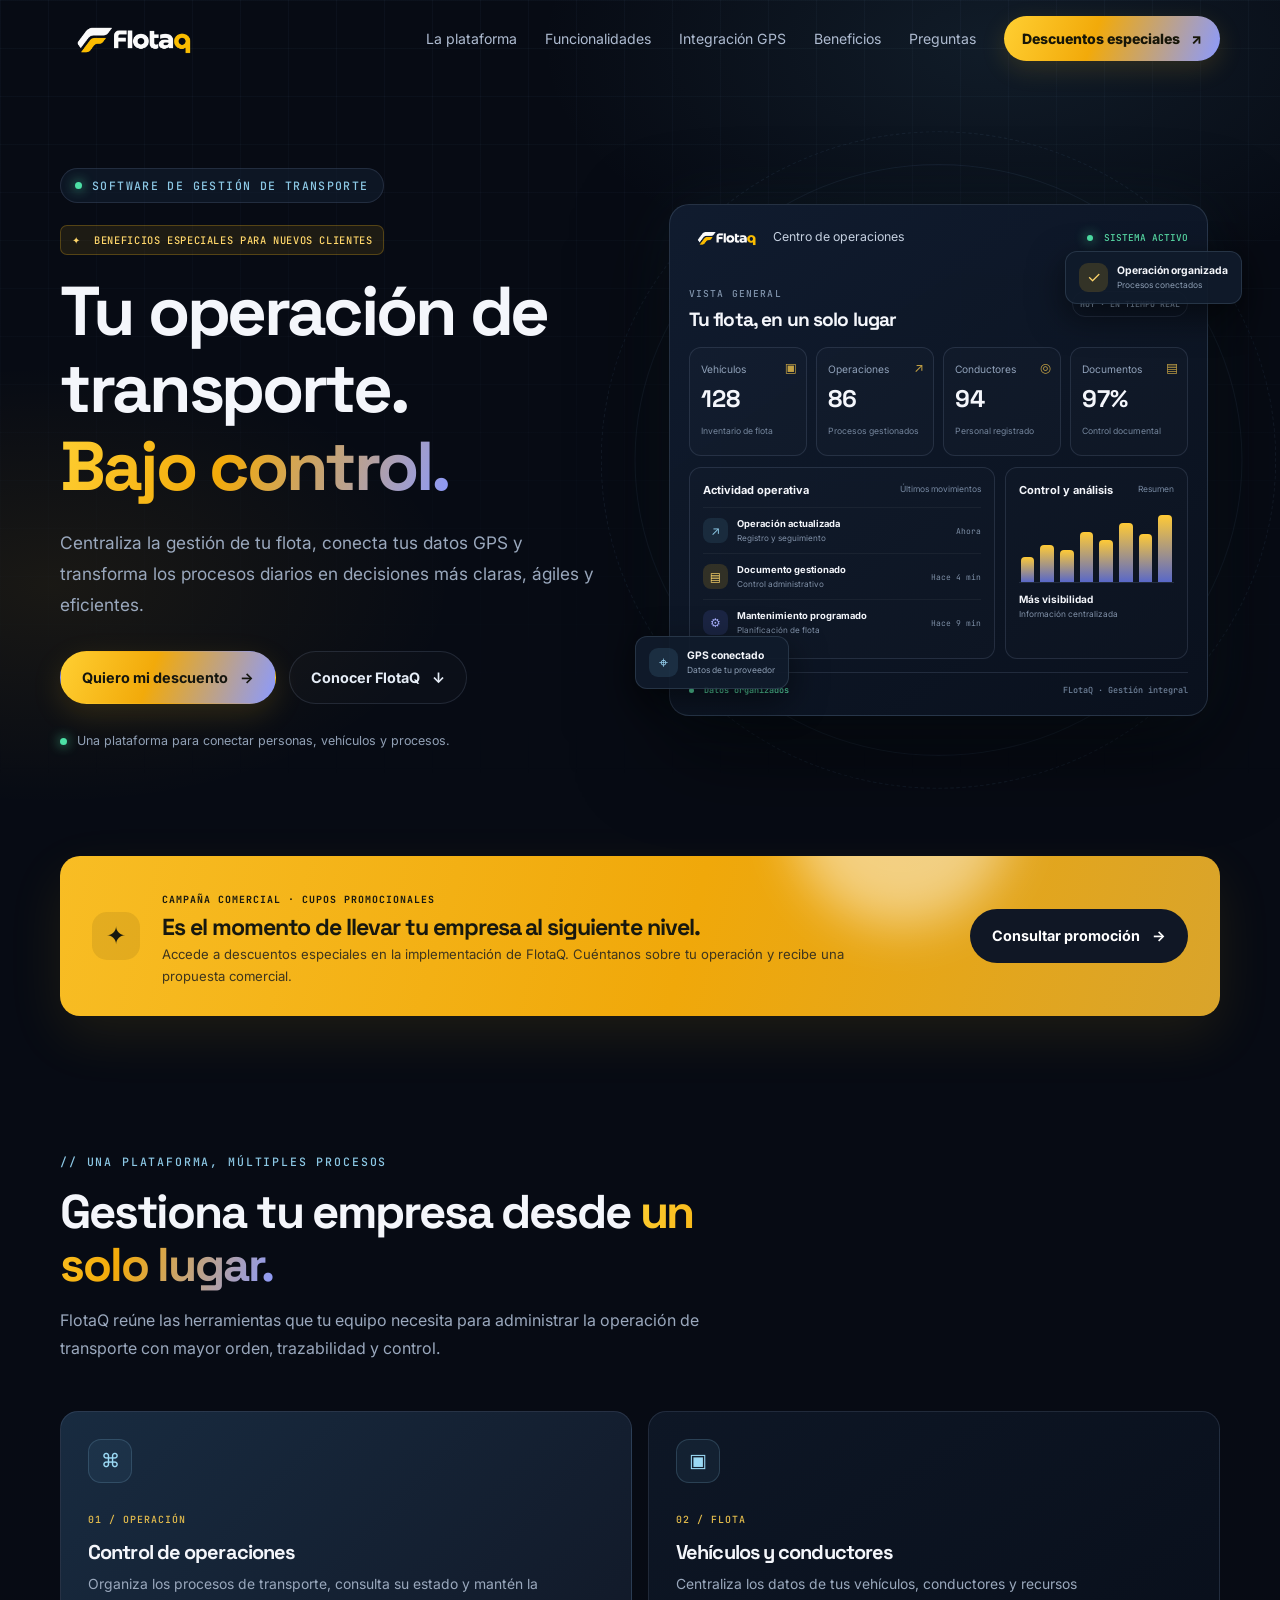
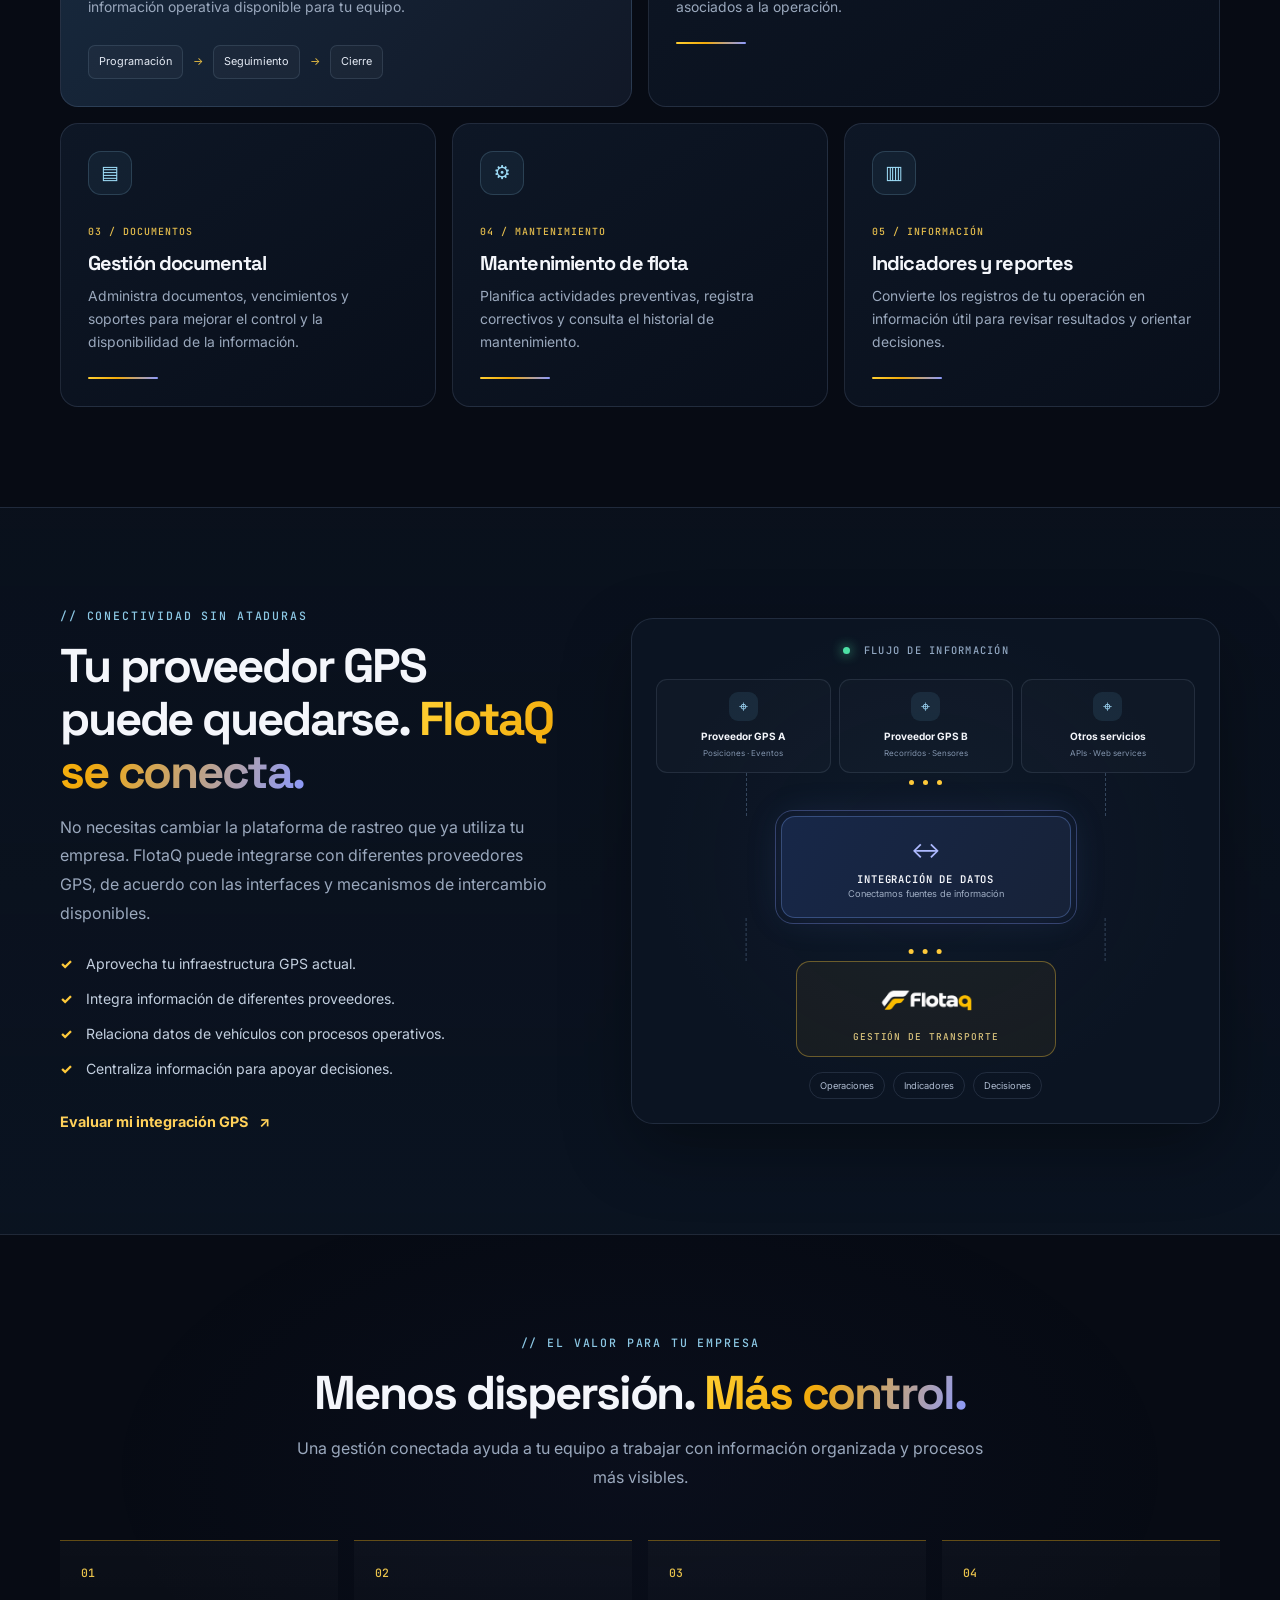
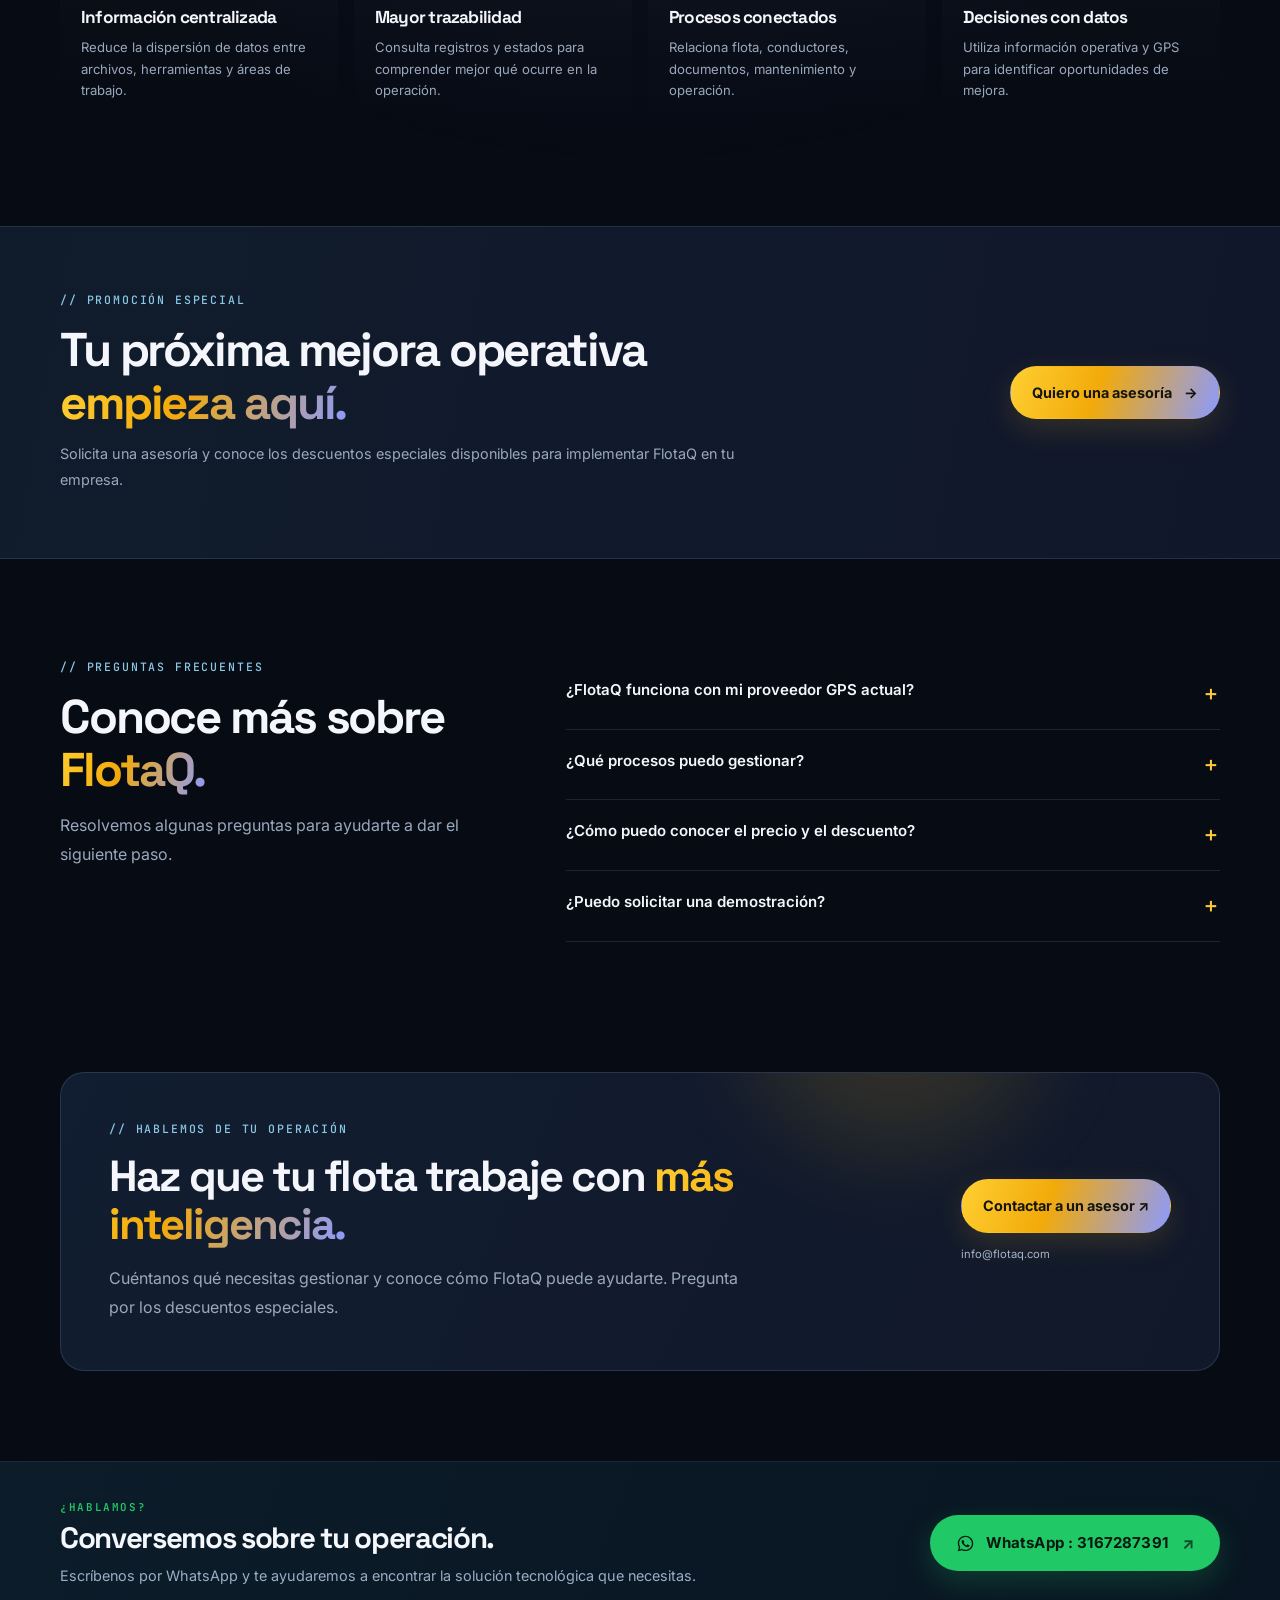
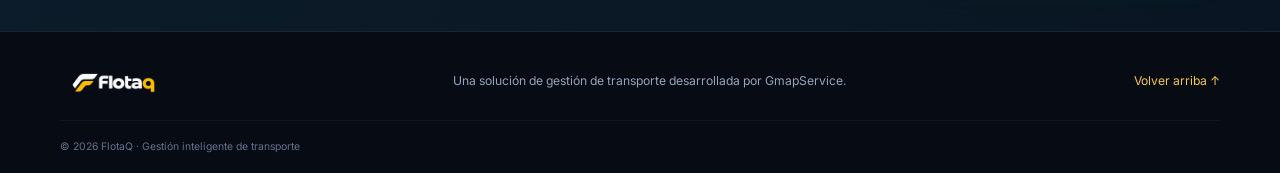
<file: landings/flotaq/index.html>
<!DOCTYPE html>
<html lang="es">
<head>
  <meta charset="utf-8">
  <meta name="viewport" content="width=device-width, initial-scale=1">
  <title>FlotaQ | Gestión inteligente de transporte</title>
  <meta name="description" content="Optimiza la gestión de tu empresa de transporte con FlotaQ: operaciones, vehículos, conductores, documentos, mantenimiento e integración GPS. Consulta nuestros descuentos especiales.">
  <meta name="theme-color" content="#070b14">
  <link rel="preconnect" href="https://fonts.googleapis.com">
  <link rel="preconnect" href="https://fonts.gstatic.com" crossorigin>
  <link href="https://fonts.googleapis.com/css2?family=Space+Grotesk:wght@400;500;600;700&family=Inter:wght@400;500;600;700&family=JetBrains+Mono:wght@400;500&display=swap" rel="stylesheet">
  <link rel="stylesheet" href="./assets/css/landing.css">
  <link rel="icon" href="../../assets/logos/flotaq.png" type="image/png">
</head>
<body>
<div class="ambient-grid"></div>
<nav class="nav" id="nav">
  <div class="wrap nav-inner">
    <a class="brand" href="#inicio" aria-label="FlotaQ, inicio"><img src="../../assets/logos/flotaq.png" alt="FlotaQ"></a>
    <button class="burger" id="burger" aria-label="Abrir menú" aria-expanded="false"><span></span><span></span><span></span></button>
    <div class="nav-links" id="navLinks">
      <a href="#solucion">La plataforma</a>
      <a href="#funcionalidades">Funcionalidades</a>
      <a href="#integracion">Integración GPS</a>
      <a href="#beneficios">Beneficios</a>
      <a href="#preguntas">Preguntas</a>
      <a class="nav-cta" href="#promocion">Descuentos especiales <span>↗</span></a>
    </div>
  </div>
</nav>

<header class="hero" id="inicio">
  <div class="wrap hero-layout">
    <div class="hero-copy">
      <div class="eyebrow"><i></i> SOFTWARE DE GESTIÓN DE TRANSPORTE</div>
      <div class="campaign-chip"><span class="spark">✦</span> BENEFICIOS ESPECIALES PARA NUEVOS CLIENTES</div>
      <h1>Tu operación de transporte.<br><span class="gradient-text">Bajo control.</span></h1>
      <p class="hero-lead">Centraliza la gestión de tu flota, conecta tus datos GPS y transforma los procesos diarios en decisiones más claras, ágiles y eficientes.</p>
      <div class="hero-actions">
        <a class="button button-primary" href="#promocion">Quiero mi descuento <span>→</span></a>
        <a class="button button-ghost" href="#solucion">Conocer FlotaQ <span>↓</span></a>
      </div>
      <div class="trust-line"><span class="pulse-dot"></span> Una plataforma para conectar personas, vehículos y procesos.</div>
    </div>

    <div class="dashboard-wrap" aria-label="Vista ilustrativa del panel de gestión FlotaQ">
      <div class="orbit orbit-one"></div><div class="orbit orbit-two"></div>
      <div class="dashboard">
        <div class="dash-top">
          <div class="dash-brand"><img src="../../assets/logos/flotaq.png" alt=""><span>Centro de operaciones</span></div>
          <div class="dash-live"><i></i> SISTEMA ACTIVO</div>
        </div>
        <div class="dash-greeting"><div><small>VISTA GENERAL</small><h3>Tu flota, en un solo lugar</h3></div><span class="date-pill">HOY · EN TIEMPO REAL</span></div>
        <div class="metric-grid">
          <div class="metric"><span>Vehículos</span><b data-count="128">128</b><small>Inventario de flota</small><div class="metric-icon">▣</div></div>
          <div class="metric"><span>Operaciones</span><b data-count="86">86</b><small>Procesos gestionados</small><div class="metric-icon">↗</div></div>
          <div class="metric"><span>Conductores</span><b data-count="94">94</b><small>Personal registrado</small><div class="metric-icon">◎</div></div>
          <div class="metric"><span>Documentos</span><b data-count="97">97%</b><small>Control documental</small><div class="metric-icon">▤</div></div>
        </div>
        <div class="dash-lower">
          <div class="activity">
            <div class="activity-head"><b>Actividad operativa</b><span>Últimos movimientos</span></div>
            <div class="activity-row"><i class="activity-icon blue">↗</i><span><b>Operación actualizada</b><small>Registro y seguimiento</small></span><em>Ahora</em></div>
            <div class="activity-row"><i class="activity-icon gold">▤</i><span><b>Documento gestionado</b><small>Control administrativo</small></span><em>Hace 4 min</em></div>
            <div class="activity-row"><i class="activity-icon violet">⚙</i><span><b>Mantenimiento programado</b><small>Planificación de flota</small></span><em>Hace 9 min</em></div>
          </div>
          <div class="mini-chart">
            <div class="activity-head"><b>Control y análisis</b><span>Resumen</span></div>
            <div class="bars"><i style="--h:38%"></i><i style="--h:56%"></i><i style="--h:48%"></i><i style="--h:75%"></i><i style="--h:63%"></i><i style="--h:88%"></i><i style="--h:72%"></i><i style="--h:100%"></i></div>
            <div class="chart-foot"><b>Más visibilidad</b><small>Información centralizada</small></div>
          </div>
        </div>
        <div class="dash-bottom"><span><i></i> Datos organizados</span><span>FLotaQ · Gestión integral</span></div>
      </div>
      <div class="float-tag tag-left"><span class="tag-symbol">⌖</span><span><b>GPS conectado</b><small>Datos de tu proveedor</small></span></div>
      <div class="float-tag tag-right"><span class="tag-symbol gold-symbol">✓</span><span><b>Operación organizada</b><small>Procesos conectados</small></span></div>
    </div>
  </div>
</header>

<section class="promo-strip" id="promocion">
  <div class="wrap promo-inner">
    <div class="promo-mark">✦</div>
    <div class="promo-copy"><span>CAMPAÑA COMERCIAL · CUPOS PROMOCIONALES</span><h2>Es el momento de llevar tu empresa al siguiente nivel.</h2><p>Accede a descuentos especiales en la implementación de FlotaQ. Cuéntanos sobre tu operación y recibe una propuesta comercial.</p></div>
    <a class="button button-dark" href="mailto:info@flotaq.com?subject=Quiero%20conocer%20los%20descuentos%20de%20FlotaQ">Consultar promoción <span>→</span></a>
    <div class="promo-glow"></div>
  </div>
</section>

<section class="section" id="solucion">
  <div class="wrap">
    <div class="section-heading reveal">
      <span class="kicker">// UNA PLATAFORMA, MÚLTIPLES PROCESOS</span>
      <h2>Gestiona tu empresa desde <span class="gradient-text">un solo lugar.</span></h2>
      <p>FlotaQ reúne las herramientas que tu equipo necesita para administrar la operación de transporte con mayor orden, trazabilidad y control.</p>
    </div>
    <div class="solution-grid">
      <article class="solution-card solution-main reveal">
        <div class="solution-icon">⌘</div><span class="card-index">01 / OPERACIÓN</span>
        <h3>Control de operaciones</h3>
        <p>Organiza los procesos de transporte, consulta su estado y mantén la información operativa disponible para tu equipo.</p>
        <div class="mini-workflow"><span>Programación</span><i>→</i><span>Seguimiento</span><i>→</i><span>Cierre</span></div>
      </article>
      <article class="solution-card reveal">
        <div class="solution-icon">▣</div><span class="card-index">02 / FLOTA</span>
        <h3>Vehículos y conductores</h3>
        <p>Centraliza los datos de tus vehículos, conductores y recursos asociados a la operación.</p>
        <div class="card-line"></div>
      </article>
      <article class="solution-card reveal">
        <div class="solution-icon">▤</div><span class="card-index">03 / DOCUMENTOS</span>
        <h3>Gestión documental</h3>
        <p>Administra documentos, vencimientos y soportes para mejorar el control y la disponibilidad de la información.</p>
        <div class="card-line"></div>
      </article>
      <article class="solution-card reveal">
        <div class="solution-icon">⚙</div><span class="card-index">04 / MANTENIMIENTO</span>
        <h3>Mantenimiento de flota</h3>
        <p>Planifica actividades preventivas, registra correctivos y consulta el historial de mantenimiento.</p>
        <div class="card-line"></div>
      </article>
      <article class="solution-card reveal">
        <div class="solution-icon">▥</div><span class="card-index">05 / INFORMACIÓN</span>
        <h3>Indicadores y reportes</h3>
        <p>Convierte los registros de tu operación en información útil para revisar resultados y orientar decisiones.</p>
        <div class="card-line"></div>
      </article>
    </div>
  </div>
</section>

<section class="gps-section" id="integracion">
  <div class="wrap gps-layout">
    <div class="gps-copy reveal">
      <span class="kicker">// CONECTIVIDAD SIN ATADURAS</span>
      <h2>Tu proveedor GPS puede quedarse. <span class="gradient-text">FlotaQ se conecta.</span></h2>
      <p>No necesitas cambiar la plataforma de rastreo que ya utiliza tu empresa. FlotaQ puede integrarse con diferentes proveedores GPS, de acuerdo con las interfaces y mecanismos de intercambio disponibles.</p>
      <ul class="check-list">
        <li><span>✓</span> Aprovecha tu infraestructura GPS actual.</li>
        <li><span>✓</span> Integra información de diferentes proveedores.</li>
        <li><span>✓</span> Relaciona datos de vehículos con procesos operativos.</li>
        <li><span>✓</span> Centraliza información para apoyar decisiones.</li>
      </ul>
      <a class="text-link" href="mailto:info@flotaq.com?subject=Integraci%C3%B3n%20GPS%20con%20FlotaQ">Evaluar mi integración GPS <b>↗</b></a>
    </div>
    <div class="data-visual reveal">
      <div class="visual-label"><i></i> FLUJO DE INFORMACIÓN</div>
      <div class="provider-row">
        <div class="provider"><span class="provider-icon">⌖</span><b>Proveedor GPS A</b><small>Posiciones · Eventos</small></div>
        <div class="provider"><span class="provider-icon">⌖</span><b>Proveedor GPS B</b><small>Recorridos · Sensores</small></div>
        <div class="provider"><span class="provider-icon">⌖</span><b>Otros servicios</b><small>APIs · Web services</small></div>
      </div>
      <div class="data-stream"><span></span><span></span><span></span></div>
      <div class="connector-node"><div class="connector-orbit"></div><span>↔</span><b>INTEGRACIÓN DE DATOS</b><small>Conectamos fuentes de información</small></div>
      <div class="data-stream reverse"><span></span><span></span><span></span></div>
      <div class="flotaq-node"><img src="../../assets/logos/flotaq.png" alt="FlotaQ"><span>GESTIÓN DE TRANSPORTE</span></div>
      <div class="decision-pills"><span>Operaciones</span><span>Indicadores</span><span>Decisiones</span></div>
    </div>
  </div>
</section>

<section class="section benefits" id="beneficios">
  <div class="wrap">
    <div class="section-heading center reveal">
      <span class="kicker">// EL VALOR PARA TU EMPRESA</span>
      <h2>Menos dispersión. <span class="gradient-text">Más control.</span></h2>
      <p>Una gestión conectada ayuda a tu equipo a trabajar con información organizada y procesos más visibles.</p>
    </div>
    <div class="benefit-grid">
      <div class="benefit reveal"><div class="benefit-number">01</div><h3>Información centralizada</h3><p>Reduce la dispersión de datos entre archivos, herramientas y áreas de trabajo.</p></div>
      <div class="benefit reveal"><div class="benefit-number">02</div><h3>Mayor trazabilidad</h3><p>Consulta registros y estados para comprender mejor qué ocurre en la operación.</p></div>
      <div class="benefit reveal"><div class="benefit-number">03</div><h3>Procesos conectados</h3><p>Relaciona flota, conductores, documentos, mantenimiento y operación.</p></div>
      <div class="benefit reveal"><div class="benefit-number">04</div><h3>Decisiones con datos</h3><p>Utiliza información operativa y GPS para identificar oportunidades de mejora.</p></div>
    </div>
  </div>
</section>

<section class="promo-bottom">
  <div class="wrap promo-bottom-inner reveal">
    <div><span class="kicker">// PROMOCIÓN ESPECIAL</span><h2>Tu próxima mejora operativa <span class="gradient-text">empieza aquí.</span></h2><p>Solicita una asesoría y conoce los descuentos especiales disponibles para implementar FlotaQ en tu empresa.</p></div>
    <a class="button button-primary" href="mailto:info@flotaq.com?subject=Asesor%C3%ADa%20y%20descuento%20FlotaQ">Quiero una asesoría <span>→</span></a>
  </div>
</section>

<section class="section faq-section" id="preguntas">
  <div class="wrap faq-layout">
    <div class="section-heading reveal"><span class="kicker">// PREGUNTAS FRECUENTES</span><h2>Conoce más sobre <span class="gradient-text">FlotaQ.</span></h2><p>Resolvemos algunas preguntas para ayudarte a dar el siguiente paso.</p></div>
    <div class="faq-list reveal">
      <details><summary>¿FlotaQ funciona con mi proveedor GPS actual?<span>＋</span></summary><p>FlotaQ está diseñado para integrarse con diferentes plataformas GPS. La viabilidad y el alcance dependen de las APIs, protocolos y permisos que ofrezca cada proveedor.</p></details>
      <details><summary>¿Qué procesos puedo gestionar?<span>＋</span></summary><p>Puedes centralizar procesos relacionados con operaciones, vehículos, conductores, gestión documental, mantenimiento e información de la flota, según los módulos habilitados para tu empresa.</p></details>
      <details><summary>¿Cómo puedo conocer el precio y el descuento?<span>＋</span></summary><p>Solicita una asesoría. Revisaremos las características de tu operación y te compartiremos una propuesta comercial con los beneficios promocionales disponibles.</p></details>
      <details><summary>¿Puedo solicitar una demostración?<span>＋</span></summary><p>¡Claro! Escríbenos para coordinar una presentación de la plataforma y conocer cómo puede apoyar los procesos de tu empresa.</p></details>
    </div>
  </div>
</section>

<section class="contact-section" id="contacto">
  <div class="wrap contact-card">
    <div class="contact-orb"></div>
    <div class="contact-copy"><span class="kicker">// HABLEMOS DE TU OPERACIÓN</span><h2>Haz que tu flota trabaje con <span class="gradient-text">más inteligencia.</span></h2><p>Cuéntanos qué necesitas gestionar y conoce cómo FlotaQ puede ayudarte. Pregunta por los descuentos especiales.</p></div>
    <div class="contact-actions"><a class="button button-primary" href="mailto:info@flotaq.com?subject=Informaci%C3%B3n%20comercial%20FlotaQ">Contactar a un asesor ↗</a><a class="email-link" href="mailto:info@flotaq.com">info@flotaq.com</a></div>
  </div>
</section>


<section class="whatsapp-contact" aria-label="Contacto por WhatsApp">
  <div class="wrap whatsapp-contact-inner">
    <div class="whatsapp-contact-copy">
      <span class="whatsapp-kicker">¿Hablamos?</span>
      <h2>Conversemos sobre tu operación.</h2>
      <p>Escríbenos por WhatsApp y te ayudaremos a encontrar la solución tecnológica que necesitas.</p>
    </div>
    <a class="whatsapp-pill" href="https://wa.me/573167287391?text=Hola%2C%20quiero%20conocer%20m%C3%A1s%20sobre%20sus%20soluciones." target="_blank" rel="noopener noreferrer" aria-label="Contactar a GmapService por WhatsApp al 3167287391">
      <svg viewBox="0 0 32 32" aria-hidden="true"><path fill="currentColor" d="M16.04 3C8.88 3 3.05 8.75 3.05 15.83c0 2.27.6 4.49 1.74 6.44L3 29l6.94-1.8a13.1 13.1 0 0 0 6.1 1.5h.01c7.16 0 12.99-5.75 12.99-12.83 0-3.43-1.36-6.65-3.83-9.08A13.02 13.02 0 0 0 16.04 3zm0 23.52h-.01c-1.9 0-3.76-.5-5.39-1.44l-.39-.23-4.12 1.07 1.1-4-.25-.4a10.57 10.57 0 0 1-1.63-5.69c0-5.86 4.8-10.62 10.7-10.62 2.86 0 5.55 1.1 7.57 3.1a10.5 10.5 0 0 1 3.14 7.52c0 5.86-4.8 10.62-10.72 10.62zm5.88-7.95c-.32-.16-1.9-.93-2.2-1.03-.3-.11-.51-.16-.73.16-.21.32-.83 1.03-1.02 1.24-.19.22-.38.24-.7.08-.32-.16-1.35-.5-2.57-1.58-.95-.83-1.59-1.86-1.78-2.18-.19-.32-.02-.49.14-.65.14-.14.32-.38.48-.57.16-.19.21-.32.32-.54.1-.21.05-.4-.03-.56-.08-.16-.73-1.73-1-2.37-.26-.62-.53-.54-.73-.55h-.62c-.22 0-.57.08-.87.4-.3.32-1.14 1.1-1.14 2.67s1.17 3.1 1.33 3.32c.16.21 2.3 3.48 5.57 4.88.78.34 1.39.54 1.87.69.79.25 1.5.22 2.07.13.63-.1 1.9-.77 2.17-1.51.27-.75.27-1.4.19-1.52-.08-.13-.3-.21-.62-.37z"/></svg>
      <span>WhatsApp : 3167287391</span>
      <span class="whatsapp-arrow">↗</span>
    </a>
  </div>
</section>

<footer><div class="wrap footer-inner"><a href="#inicio" class="footer-brand"><img src="../../assets/logos/flotaq.png" alt="FlotaQ"></a><span>Una solución de gestión de transporte desarrollada por GmapService.</span><a href="#inicio">Volver arriba ↑</a></div><div class="wrap footer-legal">© <span id="year"></span> FlotaQ · Gestión inteligente de transporte</div></footer>

<script src="./assets/js/main.js"></script>
</body>
</html>
</file>
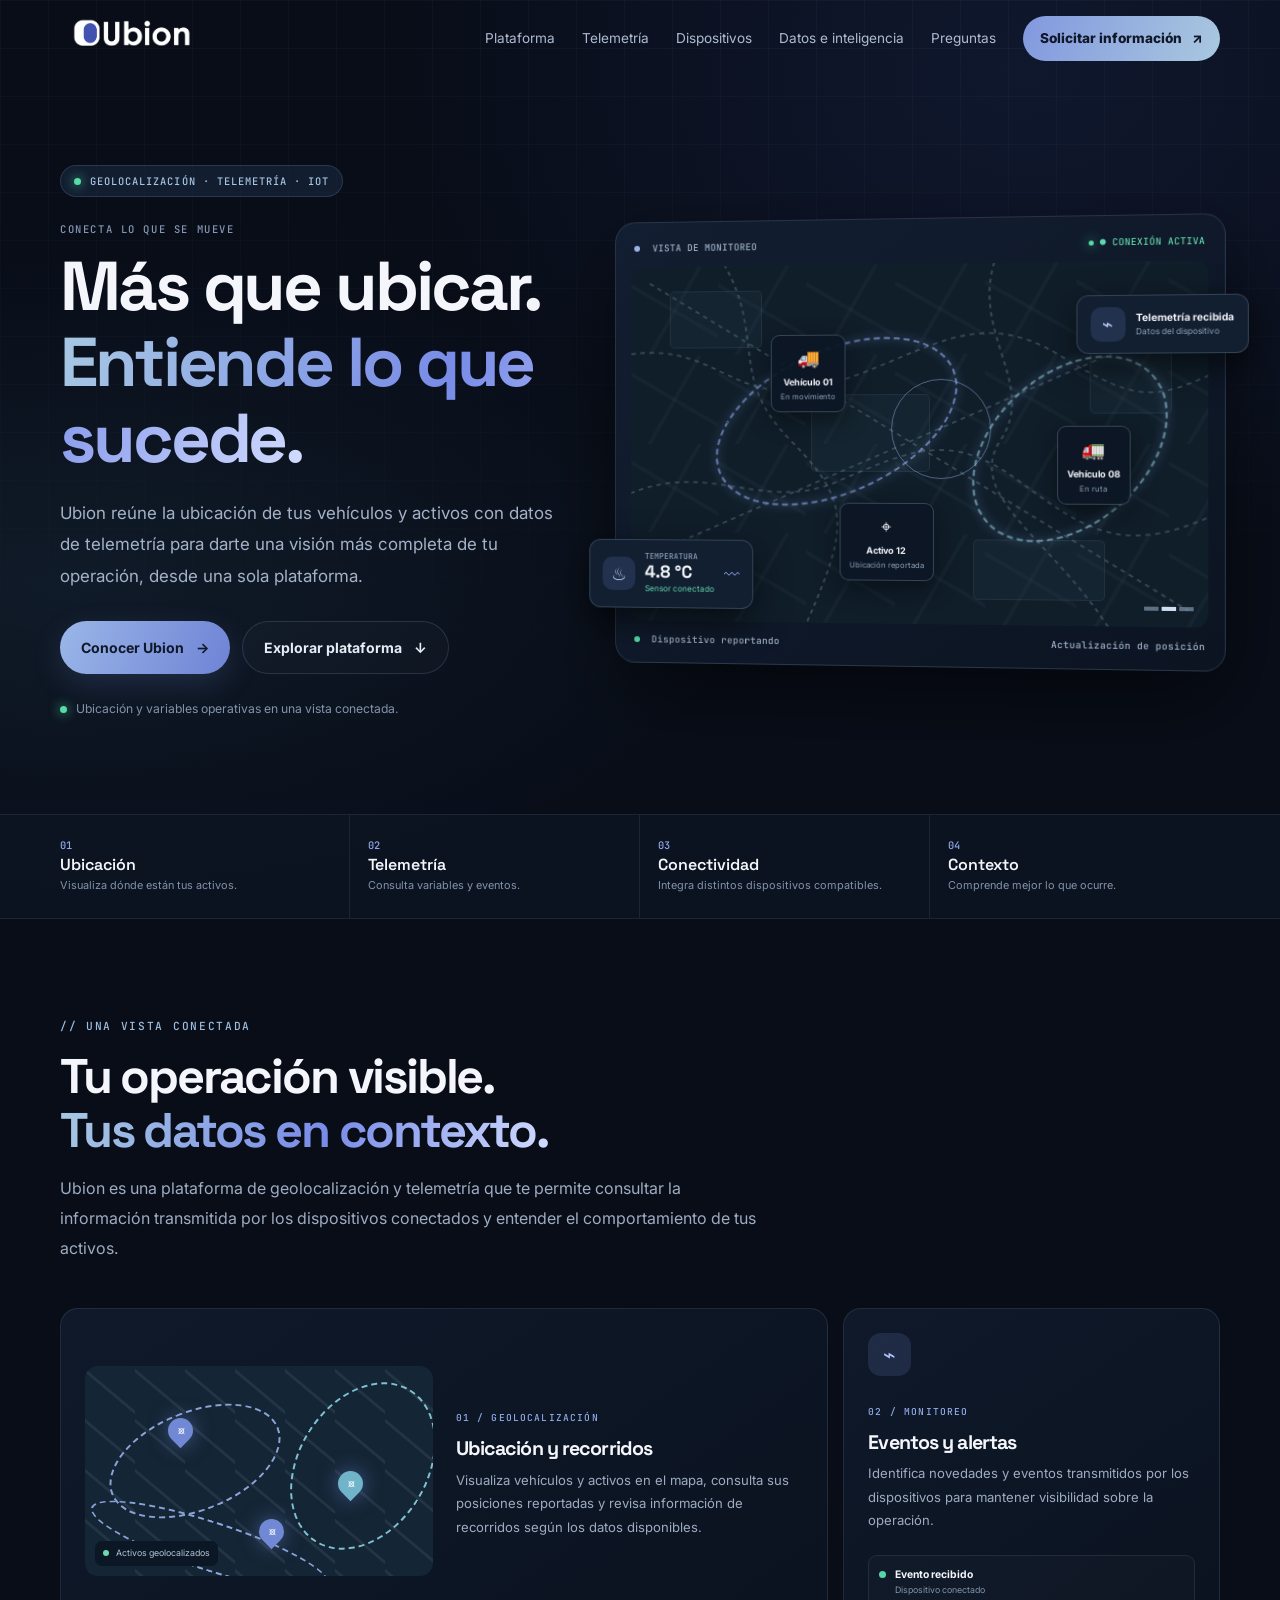
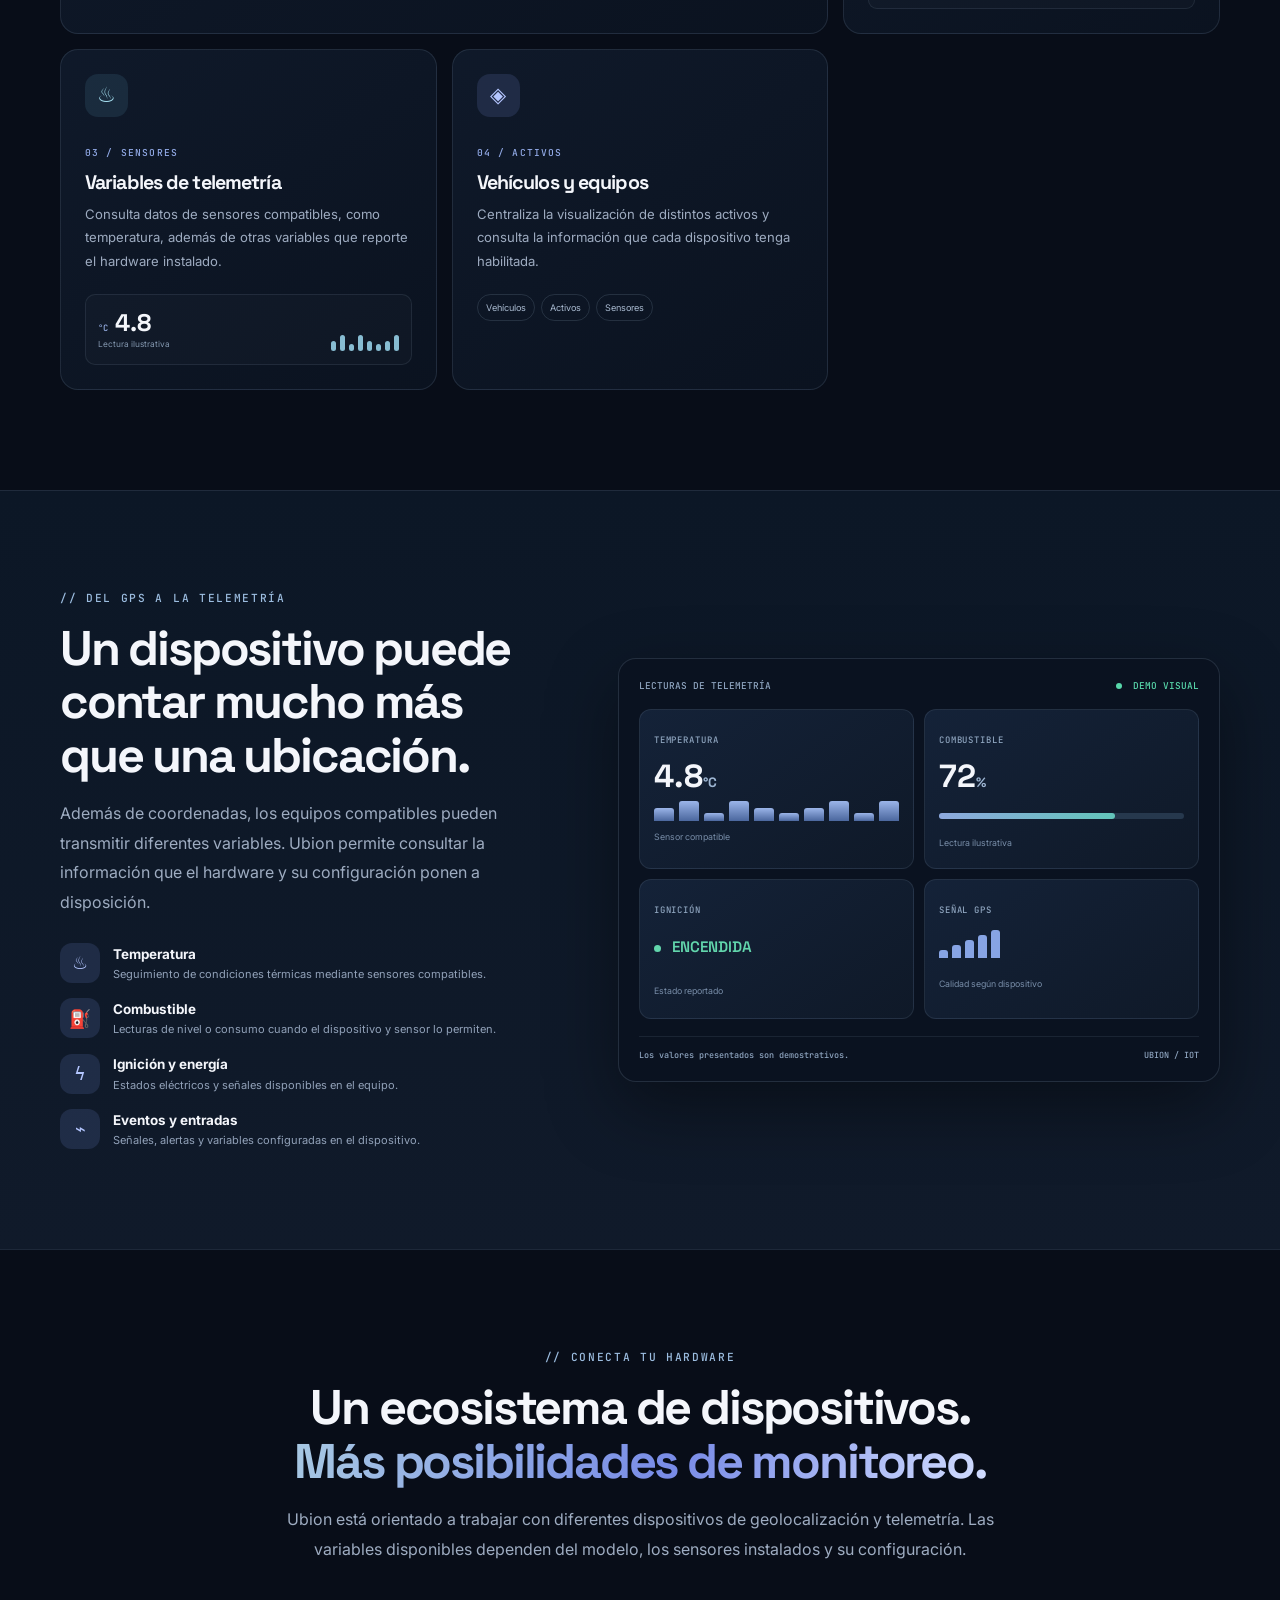
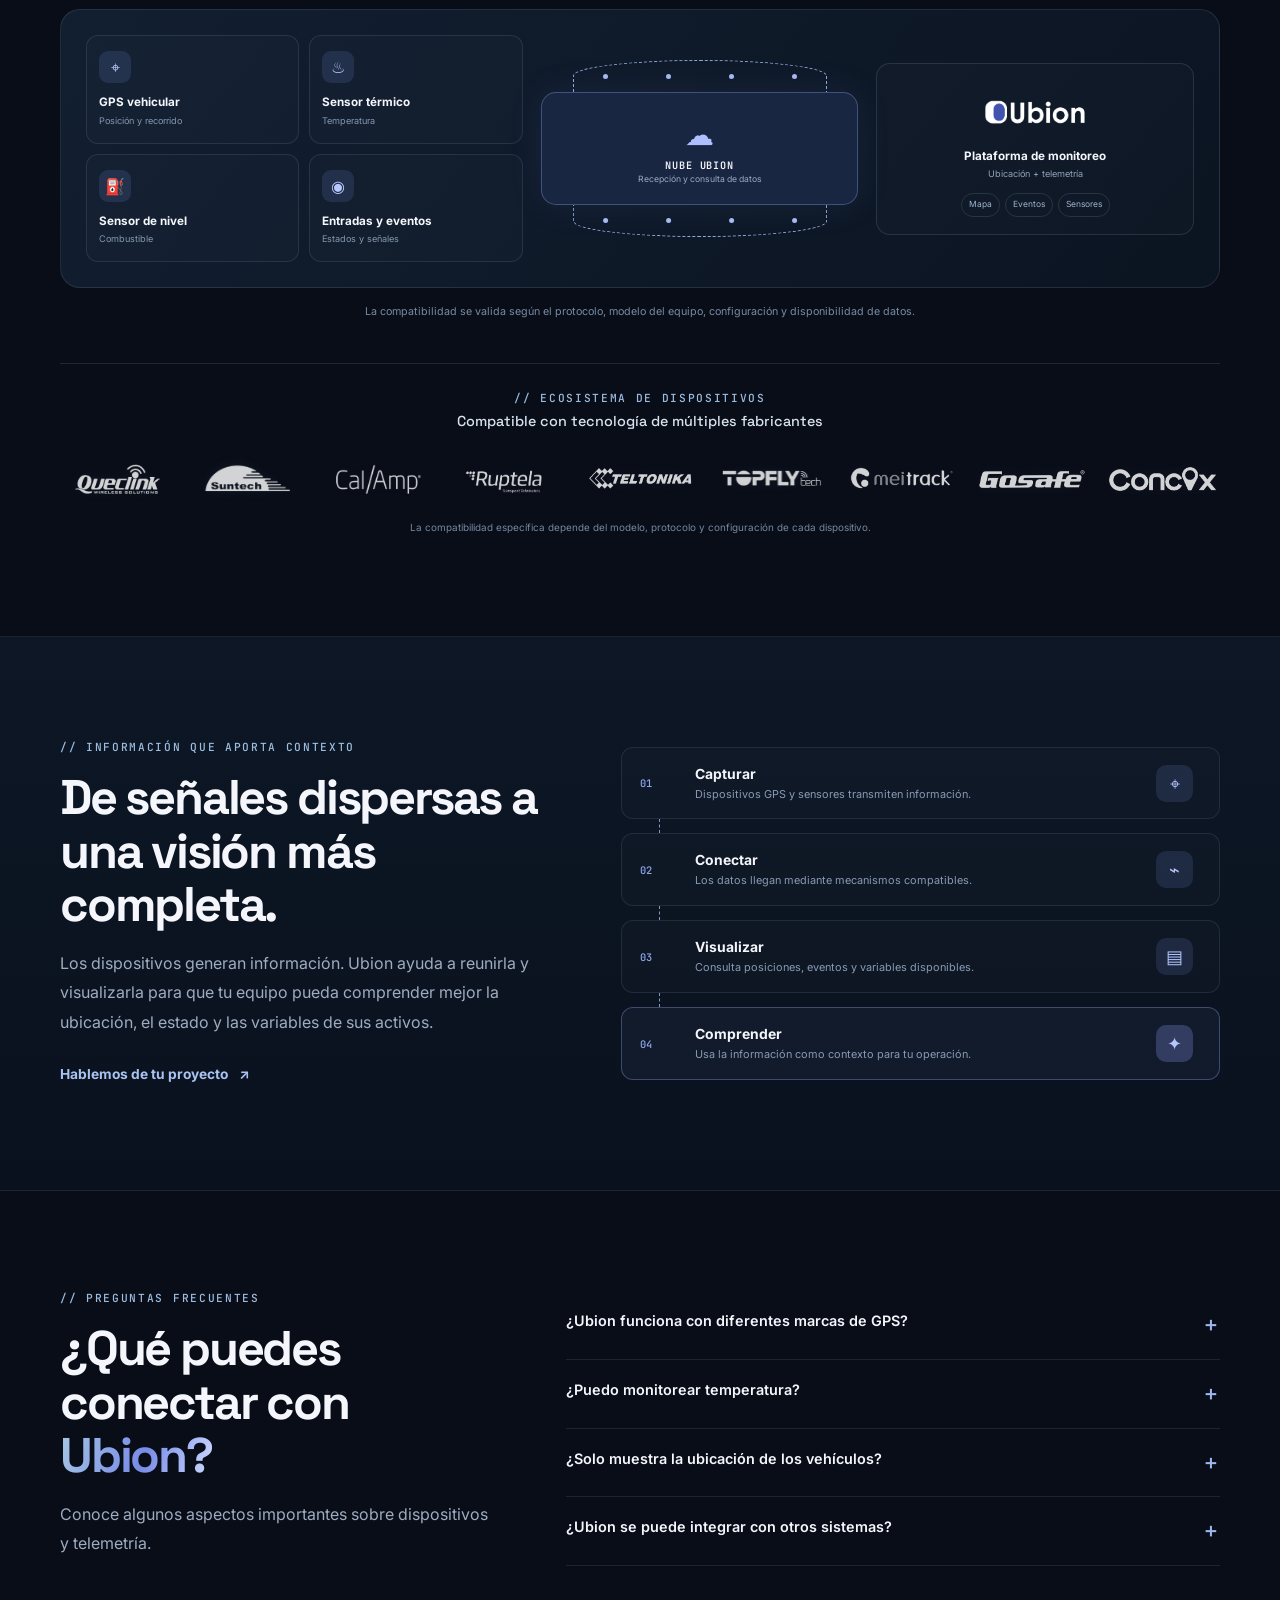
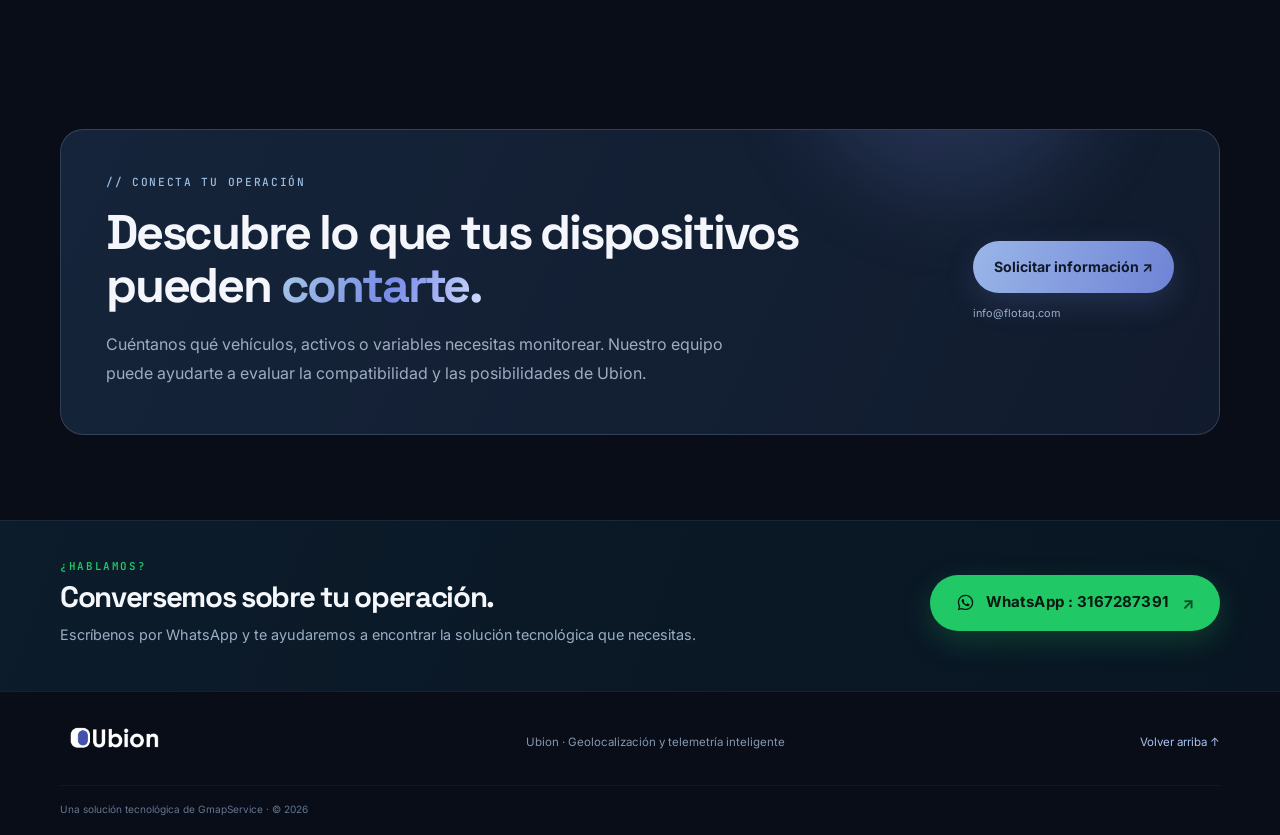
<file: landings/ubion/index.html>
<!DOCTYPE html>
<html lang="es">
<head>
<meta charset="utf-8">
<meta name="viewport" content="width=device-width, initial-scale=1">
<title>Ubion | Geolocalización y telemetría inteligente</title>
<meta name="description" content="Ubion conecta vehículos, activos y sensores en una plataforma de geolocalización y telemetría. Visualiza posiciones, recorridos y variables de operación.">
<meta name="theme-color" content="#080d18">
<link rel="preconnect" href="https://fonts.googleapis.com">
<link rel="preconnect" href="https://fonts.gstatic.com" crossorigin>
<link href="https://fonts.googleapis.com/css2?family=Space+Grotesk:wght@400;500;600;700&family=Inter:wght@400;500;600;700&family=JetBrains+Mono:wght@400;500&display=swap" rel="stylesheet">
<link rel="stylesheet" href="./assets/css/landing.css">
<link rel="icon" href="../../assets/logos/ubion.png" type="image/png">
</head>
<body>
<div class="ambient"></div>
<nav class="nav" id="nav">
 <div class="wrap nav-inner">
  <a class="brand" href="#inicio"><img src="../../assets/logos/ubion.png" alt="Ubion"></a>
  <button class="burger" id="burger" aria-label="Abrir menú" aria-expanded="false"><span></span><span></span><span></span></button>
  <div class="nav-links" id="navLinks">
   <a href="#plataforma">Plataforma</a><a href="#telemetria">Telemetría</a><a href="#dispositivos">Dispositivos</a><a href="#datos">Datos e inteligencia</a><a href="#faq">Preguntas</a>
   <a class="nav-cta" href="#contacto">Solicitar información <span>↗</span></a>
  </div>
 </div>
</nav>

<header class="hero" id="inicio">
 <div class="wrap hero-grid">
  <div class="hero-copy">
   <span class="eyebrow"><i></i> GEOLOCALIZACIÓN · TELEMETRÍA · IOT</span>
   <div class="micro-label">CONECTA LO QUE SE MUEVE</div>
   <h1>Más que ubicar.<br><span class="gradient">Entiende lo que sucede.</span></h1>
   <p class="lead">Ubion reúne la ubicación de tus vehículos y activos con datos de telemetría para darte una visión más completa de tu operación, desde una sola plataforma.</p>
   <div class="actions"><a class="btn btn-primary" href="#contacto">Conocer Ubion <span>→</span></a><a class="btn btn-outline" href="#plataforma">Explorar plataforma <span>↓</span></a></div>
   <div class="hero-proof"><span class="live"></span> Ubicación y variables operativas en una vista conectada.</div>
  </div>
  <div class="map-scene">
   <div class="map-top"><span><i></i> VISTA DE MONITOREO</span><span class="map-live">● CONEXIÓN ACTIVA</span></div>
   <div class="map-canvas">
    <svg class="map-lines" viewBox="0 0 600 430" preserveAspectRatio="none" aria-hidden="true">
     <path d="M-20 110 C90 80 105 175 205 145 S360 45 450 110 S550 160 630 120"/>
     <path d="M-10 280 C80 230 140 300 220 260 S340 200 410 260 S520 350 620 290"/>
     <path d="M90 -20 C150 80 100 130 170 210 S230 320 180 450"/>
     <path d="M390 -20 C350 75 430 140 390 210 S450 330 510 450"/>
     <path d="M0 360 L600 60"/>
     <path d="M20 20 L580 410"/>
    </svg>
    <div class="map-block block-a"></div><div class="map-block block-b"></div><div class="map-block block-c"></div><div class="map-block block-d"></div>
    <div class="route route-one"></div><div class="route route-two"></div>
    <div class="map-pin pin-one"><span>🚚</span><b>Vehículo 01</b><small>En movimiento</small></div>
    <div class="map-pin pin-two"><span>🚛</span><b>Vehículo 08</b><small>En ruta</small></div>
    <div class="map-pin pin-three"><span>⌖</span><b>Activo 12</b><small>Ubicación reportada</small></div>
    <div class="radar"></div>
    <div class="map-coord">6°14' · 75°34'<br><small>COORDENADAS GPS</small></div>
    <div class="map-scale"><span></span><span></span><span></span></div>
   </div>
   <div class="map-bottom"><span><i class="green-dot"></i> Dispositivo reportando</span><span>Actualización de posición</span></div>
   <div class="sensor-float"><div class="sensor-icon">♨</div><div><small>TEMPERATURA</small><b>4.8 °C</b><em>Sensor conectado</em></div><span class="sensor-wave">〰</span></div>
   <div class="signal-float"><span class="signal-icon">⌁</span><div><b>Telemetría recibida</b><small>Datos del dispositivo</small></div></div>
  </div>
 </div>
</header>

<section class="stat-band">
 <div class="wrap stat-grid">
  <div><b>01</b><span>Ubicación</span><small>Visualiza dónde están tus activos.</small></div>
  <div><b>02</b><span>Telemetría</span><small>Consulta variables y eventos.</small></div>
  <div><b>03</b><span>Conectividad</span><small>Integra distintos dispositivos compatibles.</small></div>
  <div><b>04</b><span>Contexto</span><small>Comprende mejor lo que ocurre.</small></div>
 </div>
</section>

<section class="section" id="plataforma">
 <div class="wrap">
  <div class="section-head reveal"><span class="kicker">// UNA VISTA CONECTADA</span><h2>Tu operación visible.<br><span class="gradient">Tus datos en contexto.</span></h2><p>Ubion es una plataforma de geolocalización y telemetría que te permite consultar la información transmitida por los dispositivos conectados y entender el comportamiento de tus activos.</p></div>
  <div class="feature-grid">
   <article class="feature feature-wide reveal"><div class="feature-art mini-map"><div class="mini-road road-a"></div><div class="mini-road road-b"></div><div class="mini-road road-c"></div><span class="mini-marker m1">⌖</span><span class="mini-marker m2">⌖</span><span class="mini-marker m3">⌖</span><div class="mini-legend"><i></i> Activos geolocalizados</div></div><div class="feature-copy"><span class="number">01 / GEOLOCALIZACIÓN</span><h3>Ubicación y recorridos</h3><p>Visualiza vehículos y activos en el mapa, consulta sus posiciones reportadas y revisa información de recorridos según los datos disponibles.</p></div></article>
   <article class="feature reveal"><div class="feature-icon">⌁</div><span class="number">02 / MONITOREO</span><h3>Eventos y alertas</h3><p>Identifica novedades y eventos transmitidos por los dispositivos para mantener visibilidad sobre la operación.</p><div class="event-demo"><span class="event-dot"></span><b>Evento recibido</b><small>Dispositivo conectado</small></div></article>
   <article class="feature reveal"><div class="feature-icon temp">♨</div><span class="number">03 / SENSORES</span><h3>Variables de telemetría</h3><p>Consulta datos de sensores compatibles, como temperatura, además de otras variables que reporte el hardware instalado.</p><div class="temp-demo"><span>°C</span><b>4.8</b><small>Lectura ilustrativa</small><div class="temp-bars"><i></i><i></i><i></i><i></i><i></i><i></i><i></i><i></i></div></div></article>
   <article class="feature reveal"><div class="feature-icon">◈</div><span class="number">04 / ACTIVOS</span><h3>Vehículos y equipos</h3><p>Centraliza la visualización de distintos activos y consulta la información que cada dispositivo tenga habilitada.</p><div class="asset-chips"><span>Vehículos</span><span>Activos</span><span>Sensores</span></div></article>
  </div>
 </div>
</section>

<section class="telemetry-section" id="telemetria">
 <div class="wrap telemetry-layout">
  <div class="telemetry-copy reveal"><span class="kicker">// DEL GPS A LA TELEMETRÍA</span><h2>Un dispositivo puede contar mucho más que una ubicación.</h2><p>Además de coordenadas, los equipos compatibles pueden transmitir diferentes variables. Ubion permite consultar la información que el hardware y su configuración ponen a disposición.</p>
   <div class="telemetry-list">
    <div><span class="tele-icon">♨</span><span><b>Temperatura</b><small>Seguimiento de condiciones térmicas mediante sensores compatibles.</small></span></div>
    <div><span class="tele-icon">⛽</span><span><b>Combustible</b><small>Lecturas de nivel o consumo cuando el dispositivo y sensor lo permiten.</small></span></div>
    <div><span class="tele-icon">ϟ</span><span><b>Ignición y energía</b><small>Estados eléctricos y señales disponibles en el equipo.</small></span></div>
    <div><span class="tele-icon">⌁</span><span><b>Eventos y entradas</b><small>Señales, alertas y variables configuradas en el dispositivo.</small></span></div>
   </div>
  </div>
  <div class="telemetry-board reveal">
   <div class="board-head"><span>LECTURAS DE TELEMETRÍA</span><span class="board-status"><i></i> DEMO VISUAL</span></div>
   <div class="sensor-cards">
    <div class="sensor-card"><span class="sensor-title">TEMPERATURA</span><div class="sensor-value">4.8<small>°C</small></div><div class="sparkline"><i></i><i></i><i></i><i></i><i></i><i></i><i></i><i></i><i></i><i></i></div><small class="sensor-note">Sensor compatible</small></div>
    <div class="sensor-card"><span class="sensor-title">COMBUSTIBLE</span><div class="sensor-value">72<small>%</small></div><div class="fuel-track"><i></i></div><small class="sensor-note">Lectura ilustrativa</small></div>
    <div class="sensor-card"><span class="sensor-title">IGNICIÓN</span><div class="sensor-state"><i></i> ENCENDIDA</div><small class="sensor-note">Estado reportado</small></div>
    <div class="sensor-card"><span class="sensor-title">SEÑAL GPS</span><div class="signal-bars"><i></i><i></i><i></i><i></i><i></i></div><small class="sensor-note">Calidad según dispositivo</small></div>
   </div>
   <div class="board-foot"><span>Los valores presentados son demostrativos.</span><span>UBION / IOT</span></div>
  </div>
 </div>
</section>

<section class="devices-section" id="dispositivos">
 <div class="wrap">
  <div class="section-head center reveal"><span class="kicker">// CONECTA TU HARDWARE</span><h2>Un ecosistema de dispositivos.<br><span class="gradient">Más posibilidades de monitoreo.</span></h2><p>Ubion está orientado a trabajar con diferentes dispositivos de geolocalización y telemetría. Las variables disponibles dependen del modelo, los sensores instalados y su configuración.</p></div>
  <div class="device-flow reveal">
   <div class="device-types">
    <div class="device-tile"><span class="device-symbol">⌖</span><b>GPS vehicular</b><small>Posición y recorrido</small></div>
    <div class="device-tile"><span class="device-symbol">♨</span><b>Sensor térmico</b><small>Temperatura</small></div>
    <div class="device-tile"><span class="device-symbol">⛽</span><b>Sensor de nivel</b><small>Combustible</small></div>
    <div class="device-tile"><span class="device-symbol">◉</span><b>Entradas y eventos</b><small>Estados y señales</small></div>
   </div>
   <div class="cloud-connection"><div class="connection-line"><i></i><i></i><i></i><i></i></div><div class="cloud"><span>☁</span><b>NUBE UBION</b><small>Recepción y consulta de datos</small></div><div class="connection-line reverse"><i></i><i></i><i></i><i></i></div></div>
   <div class="device-output"><img src="../../assets/logos/ubion.png" alt="Ubion"><b>Plataforma de monitoreo</b><small>Ubicación + telemetría</small><div class="output-tags"><span>Mapa</span><span>Eventos</span><span>Sensores</span></div></div>
  </div>
  <p class="device-note">La compatibilidad se valida según el protocolo, modelo del equipo, configuración y disponibilidad de datos.</p>

  <div class="brands-strip reveal" aria-label="Fabricantes de dispositivos de telemetría">
   <div class="brands-heading">
    <span class="kicker">// ECOSISTEMA DE DISPOSITIVOS</span>
    <p>Compatible con tecnología de múltiples fabricantes</p>
   </div>
   <div class="brand-logos">
    <div class="brand-logo"><img src="assets/images/brands/queclink.png" alt="Queclink"></div>
    <div class="brand-logo"><img src="assets/images/brands/suntech.png" alt="Suntech"></div>
    <div class="brand-logo"><img src="assets/images/brands/calamp.png" alt="CalAmp"></div>
    <div class="brand-logo"><img src="assets/images/brands/ruptela.png" alt="Ruptela"></div>
    <div class="brand-logo"><img src="assets/images/brands/teltonika.png" alt="Teltonika"></div>
    <div class="brand-logo"><img src="assets/images/brands/topflytech.png" alt="Topflytech"></div>
    <div class="brand-logo"><img src="assets/images/brands/meitrack.png" alt="Meitrack"></div>
    <div class="brand-logo"><img src="assets/images/brands/gosafe.png" alt="Gosafe"></div>
    <div class="brand-logo"><img src="assets/images/brands/concox.png" alt="Concox"></div>
   </div>
   <p class="brands-note">La compatibilidad específica depende del modelo, protocolo y configuración de cada dispositivo.</p>
  </div>
 </div>
</section>

<section class="data-section" id="datos">
 <div class="wrap data-layout">
  <div class="data-copy reveal"><span class="kicker">// INFORMACIÓN QUE APORTA CONTEXTO</span><h2>De señales dispersas a una visión más completa.</h2><p>Los dispositivos generan información. Ubion ayuda a reunirla y visualizarla para que tu equipo pueda comprender mejor la ubicación, el estado y las variables de sus activos.</p><a href="#contacto" class="text-link">Hablemos de tu proyecto <b>↗</b></a></div>
  <div class="data-steps reveal">
   <div class="data-step"><span class="step-num">01</span><div><b>Capturar</b><small>Dispositivos GPS y sensores transmiten información.</small></div><span class="step-symbol">⌖</span></div>
   <div class="step-connector"></div>
   <div class="data-step"><span class="step-num">02</span><div><b>Conectar</b><small>Los datos llegan mediante mecanismos compatibles.</small></div><span class="step-symbol">⌁</span></div>
   <div class="step-connector"></div>
   <div class="data-step"><span class="step-num">03</span><div><b>Visualizar</b><small>Consulta posiciones, eventos y variables disponibles.</small></div><span class="step-symbol">▤</span></div>
   <div class="step-connector"></div>
   <div class="data-step highlight-step"><span class="step-num">04</span><div><b>Comprender</b><small>Usa la información como contexto para tu operación.</small></div><span class="step-symbol">✦</span></div>
  </div>
 </div>
</section>

<section class="faq-section" id="faq">
 <div class="wrap faq-layout">
  <div class="section-head reveal"><span class="kicker">// PREGUNTAS FRECUENTES</span><h2>¿Qué puedes conectar con <span class="gradient">Ubion?</span></h2><p>Conoce algunos aspectos importantes sobre dispositivos y telemetría.</p></div>
  <div class="faq-list reveal">
   <details><summary>¿Ubion funciona con diferentes marcas de GPS?<span>＋</span></summary><p>Ubion está orientado a soportar diferentes dispositivos de geolocalización y telemetría. La compatibilidad concreta depende del protocolo, modelo y configuración del equipo.</p></details>
   <details><summary>¿Puedo monitorear temperatura?<span>＋</span></summary><p>Sí, es posible consultar información de temperatura cuando se cuenta con un dispositivo y sensor compatible, correctamente instalados y configurados.</p></details>
   <details><summary>¿Solo muestra la ubicación de los vehículos?<span>＋</span></summary><p>No necesariamente. Según las capacidades del hardware conectado, también puede recibir variables de telemetría, estados y eventos adicionales.</p></details>
   <details><summary>¿Ubion se puede integrar con otros sistemas?<span>＋</span></summary><p>Las posibilidades de integración se revisan según los servicios, APIs y mecanismos de intercambio disponibles. Podemos evaluar el escenario de tu empresa.</p></details>
  </div>
 </div>
</section>

<section class="contact-section" id="contacto">
 <div class="wrap contact-card">
  <div class="contact-glow"></div>
  <div class="contact-copy"><span class="kicker">// CONECTA TU OPERACIÓN</span><h2>Descubre lo que tus dispositivos pueden <span class="gradient">contarte.</span></h2><p>Cuéntanos qué vehículos, activos o variables necesitas monitorear. Nuestro equipo puede ayudarte a evaluar la compatibilidad y las posibilidades de Ubion.</p></div>
  <div class="contact-actions"><a class="btn btn-primary" href="mailto:info@flotaq.com?subject=Informaci%C3%B3n%20sobre%20Ubion">Solicitar información ↗</a><a class="email" href="mailto:info@flotaq.com">info@flotaq.com</a></div>
 </div>
</section>


<section class="whatsapp-contact" aria-label="Contacto por WhatsApp">
  <div class="wrap whatsapp-contact-inner">
    <div class="whatsapp-contact-copy">
      <span class="whatsapp-kicker">¿Hablamos?</span>
      <h2>Conversemos sobre tu operación.</h2>
      <p>Escríbenos por WhatsApp y te ayudaremos a encontrar la solución tecnológica que necesitas.</p>
    </div>
    <a class="whatsapp-pill" href="https://wa.me/573167287391?text=Hola%2C%20quiero%20conocer%20m%C3%A1s%20sobre%20sus%20soluciones." target="_blank" rel="noopener noreferrer" aria-label="Contactar a GmapService por WhatsApp al 3167287391">
      <svg viewBox="0 0 32 32" aria-hidden="true"><path fill="currentColor" d="M16.04 3C8.88 3 3.05 8.75 3.05 15.83c0 2.27.6 4.49 1.74 6.44L3 29l6.94-1.8a13.1 13.1 0 0 0 6.1 1.5h.01c7.16 0 12.99-5.75 12.99-12.83 0-3.43-1.36-6.65-3.83-9.08A13.02 13.02 0 0 0 16.04 3zm0 23.52h-.01c-1.9 0-3.76-.5-5.39-1.44l-.39-.23-4.12 1.07 1.1-4-.25-.4a10.57 10.57 0 0 1-1.63-5.69c0-5.86 4.8-10.62 10.7-10.62 2.86 0 5.55 1.1 7.57 3.1a10.5 10.5 0 0 1 3.14 7.52c0 5.86-4.8 10.62-10.72 10.62zm5.88-7.95c-.32-.16-1.9-.93-2.2-1.03-.3-.11-.51-.16-.73.16-.21.32-.83 1.03-1.02 1.24-.19.22-.38.24-.7.08-.32-.16-1.35-.5-2.57-1.58-.95-.83-1.59-1.86-1.78-2.18-.19-.32-.02-.49.14-.65.14-.14.32-.38.48-.57.16-.19.21-.32.32-.54.1-.21.05-.4-.03-.56-.08-.16-.73-1.73-1-2.37-.26-.62-.53-.54-.73-.55h-.62c-.22 0-.57.08-.87.4-.3.32-1.14 1.1-1.14 2.67s1.17 3.1 1.33 3.32c.16.21 2.3 3.48 5.57 4.88.78.34 1.39.54 1.87.69.79.25 1.5.22 2.07.13.63-.1 1.9-.77 2.17-1.51.27-.75.27-1.4.19-1.52-.08-.13-.3-.21-.62-.37z"/></svg>
      <span>WhatsApp : 3167287391</span>
      <span class="whatsapp-arrow">↗</span>
    </a>
  </div>
</section>

<footer><div class="wrap footer-inner"><a href="#inicio"><img src="../../assets/logos/ubion.png" alt="Ubion"></a><span>Ubion · Geolocalización y telemetría inteligente</span><a href="#inicio">Volver arriba ↑</a></div><div class="wrap foot-bottom">Una solución tecnológica de GmapService · © <span id="year"></span></div></footer>
<script src="./assets/js/main.js"></script>
</body>
</html>
</file>
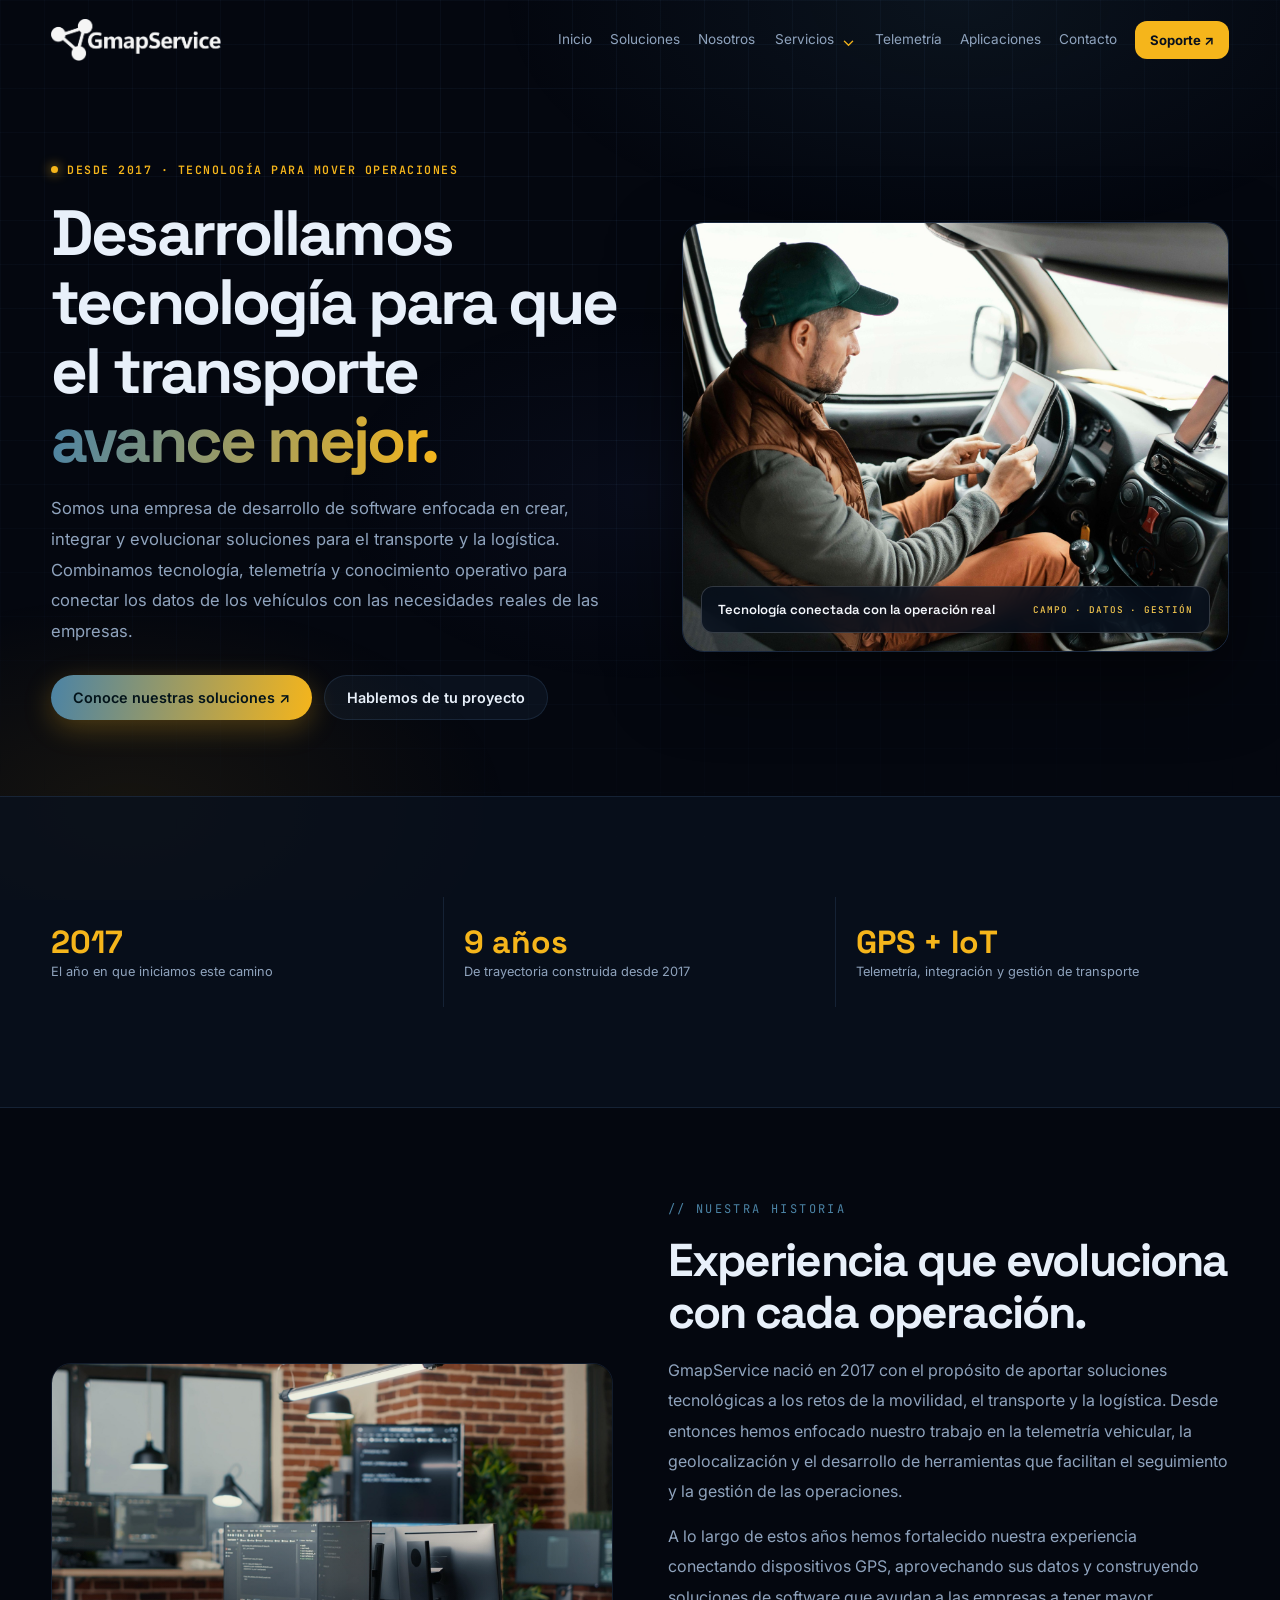
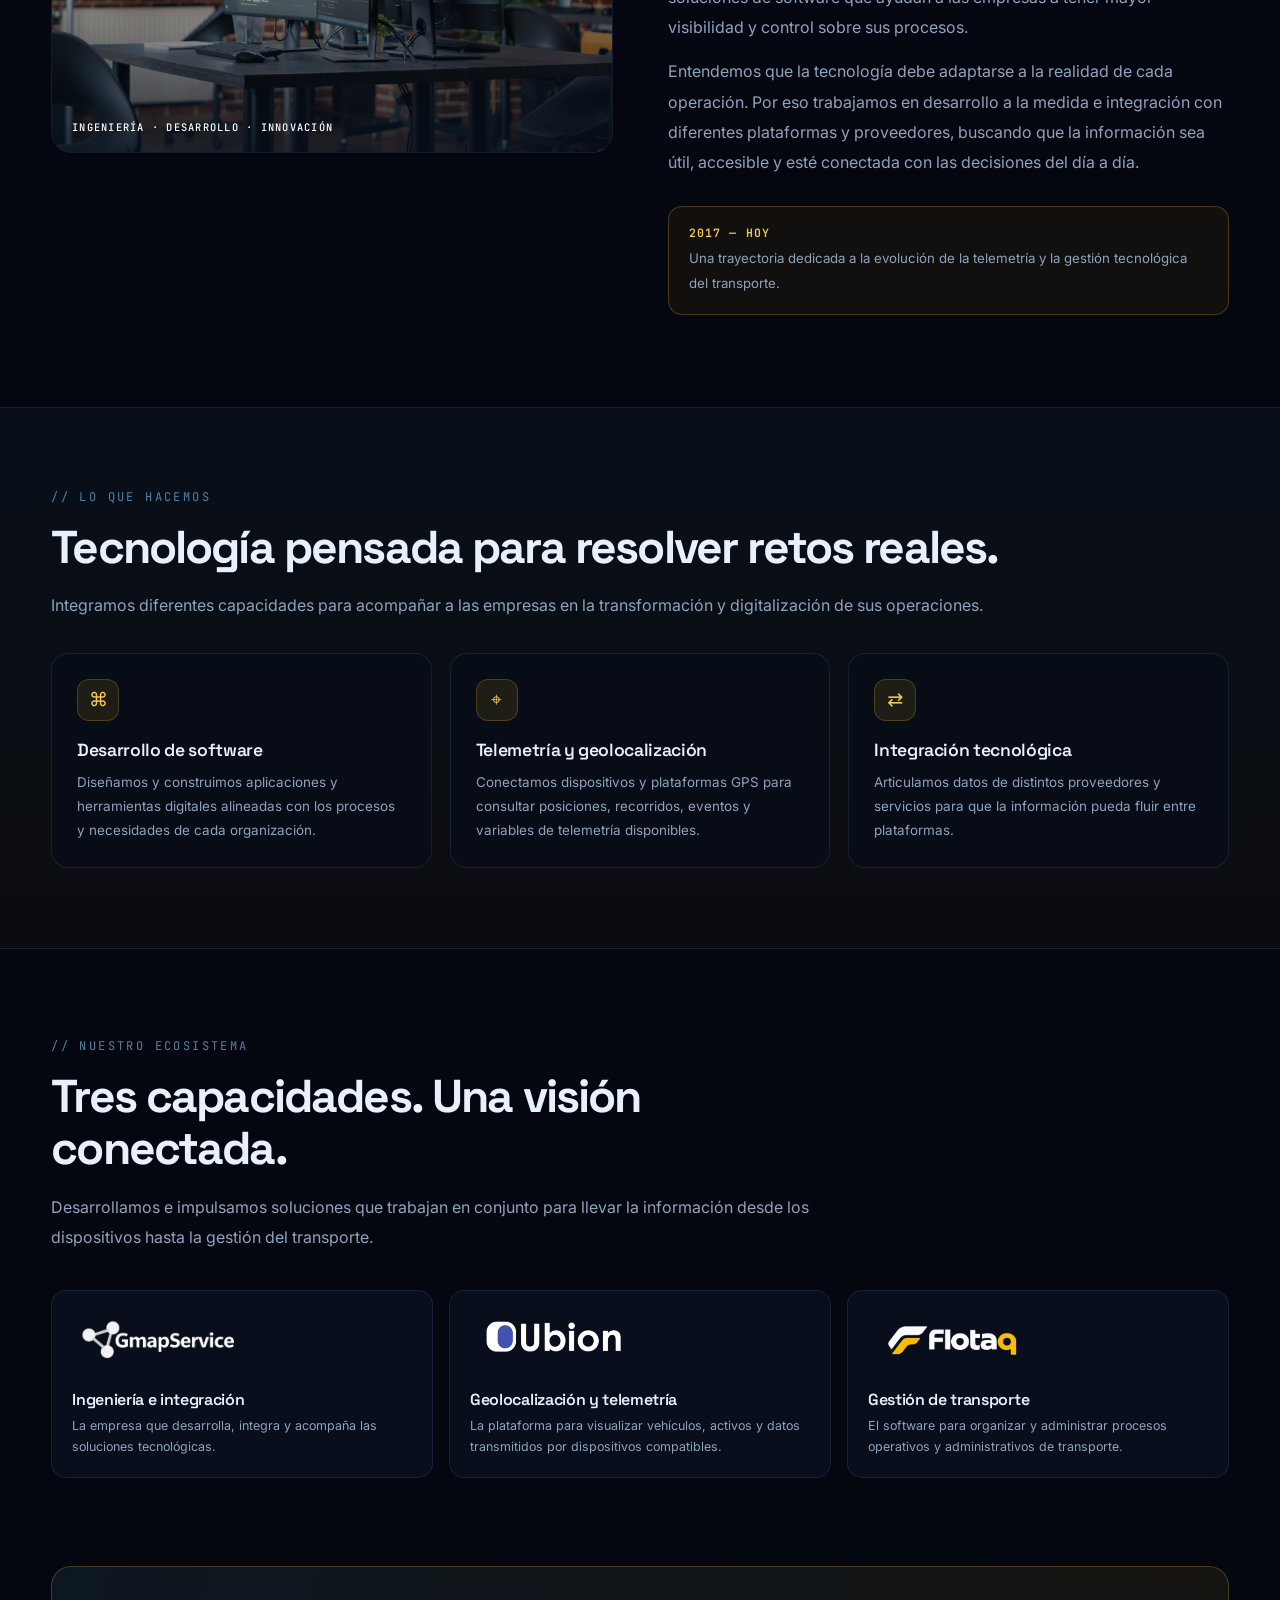
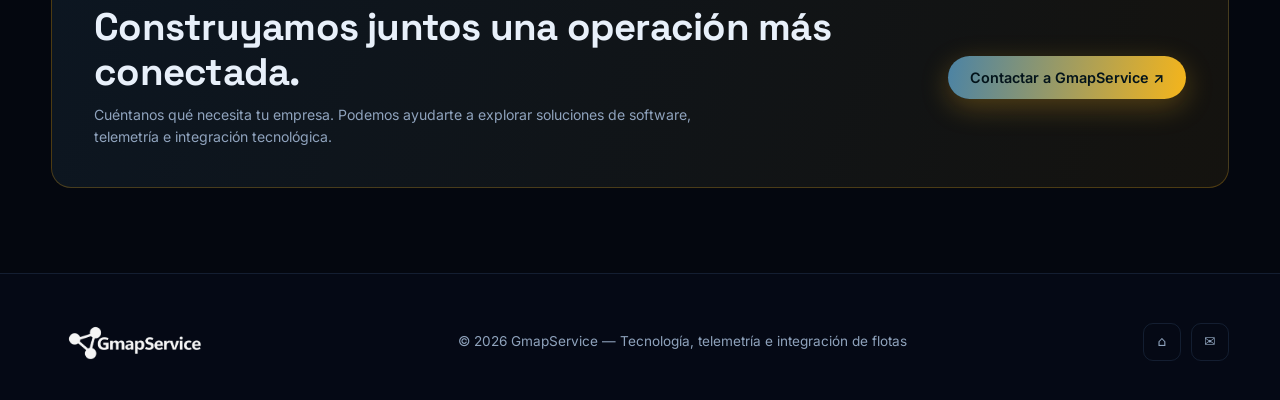
<file: nosotros.html>
<!DOCTYPE html>
<html lang="es">
<head>
<meta charset="utf-8">
<meta name="viewport" content="width=device-width, initial-scale=1">
<title>Nosotros | GmapService</title>
<meta name="description" content="Conoce GmapService, empresa de desarrollo de software, telemetría e integración tecnológica para la gestión del transporte desde 2017.">
<link rel="preconnect" href="https://fonts.googleapis.com">
<link rel="preconnect" href="https://fonts.gstatic.com" crossorigin>
<link href="https://fonts.googleapis.com/css2?family=Space+Grotesk:wght@400;500;600;700&family=Inter:wght@400;500;600&family=JetBrains+Mono:wght@400;500&display=swap" rel="stylesheet">
<link rel="stylesheet" href="./assets/css/style.css">
<link rel="icon" href="./assets/icon.svg" type="image/svg+xml">
</head>
<body class="about-page">
<div class="bg-grid"></div>
<nav id="nav">
 <div class="wrap nav-in">
  <a href="index.html#inicio" class="brand-nav"><img src="./assets/logos/gmapservice_nav.png" alt="GmapService"></a>
  <button id="burger" aria-label="Menú" aria-expanded="false">☰</button>
  <div class="nav-links" id="navLinks">
   <a href="index.html#inicio">Inicio</a>
   <a href="index.html#ecosistema">Soluciones</a>
   <a href="nosotros.html" aria-current="page">Nosotros</a>
   <div class="nav-dropdown">
    <button class="nav-drop-trigger" type="button" aria-expanded="false" aria-controls="servicesMenu">Servicios <span class="chevron">⌄</span></button>
    <div class="nav-drop-menu" id="servicesMenu">
     <a href="pages/developer.html"><span class="menu-icon"><svg viewBox="0 0 24 24" aria-hidden="true"><rect x="4" y="4" width="6" height="6" rx="1"/><rect x="14" y="4" width="6" height="6" rx="1"/><rect x="4" y="14" width="6" height="6" rx="1"/><path d="M14 17h6M17 14v6"/></svg></span><span><b>Desarrollo</b><small>Software a la medida</small></span></a>
     <a href="pages/devices.html"><span class="menu-icon"><svg viewBox="0 0 24 24" aria-hidden="true"><rect x="3" y="6" width="18" height="12" rx="3"/><circle cx="12" cy="12" r="3"/><path d="M7 3v3M17 3v3M7 18v3M17 18v3"/></svg></span><span><b>Dispositivos</b><small>Telemetría e IoT</small></span></a>
     <a href="pages/integrations.html"><span class="menu-icon"><svg viewBox="0 0 24 24" aria-hidden="true"><path d="M4 7h14l-3-3M20 17H6l3 3"/><path d="M18 4l3 3-3 3M6 14l-3 3 3 3"/></svg></span><span><b>Integraciones</b><small>GPS, APIs y plataformas</small></span></a>
    </div>
   </div>
   <a href="index.html#telemetria">Telemetría</a>
   <a href="index.html#aplicaciones">Aplicaciones</a>
   <a href="index.html#contacto">Contacto</a>
   <a class="btn-a btn-p support-cta" href="https://6re32.hatchboxapp.com/home/form" target="_blank" rel="noopener">Soporte ↗</a>
  </div>
 </div>
</nav>

<header class="about-hero">
 <div class="wrap about-hero-grid">
  <div class="about-hero-copy rv">
   <span class="about-eyebrow">Desde 2017 · Tecnología para mover operaciones</span>
   <h1>Desarrollamos tecnología para que el transporte <span class="grad-txt">avance mejor.</span></h1>
   <p>Somos una empresa de desarrollo de software enfocada en crear, integrar y evolucionar soluciones para el transporte y la logística. Combinamos tecnología, telemetría y conocimiento operativo para conectar los datos de los vehículos con las necesidades reales de las empresas.</p>
   <div class="iot-actions">
    <a class="btn-a btn-p" href="index.html#ecosistema">Conoce nuestras soluciones ↗</a>
    <a class="btn-a btn-g" href="index.html#contacto">Hablemos de tu proyecto</a>
   </div>
  </div>
  <div class="about-hero-photo rv">
   <img src="./assets/images/operacion-en-campo.jpg" alt="Conductor consultando información de operación y geolocalización desde una tableta dentro de un vehículo">
   <div class="about-photo-caption"><b>Tecnología conectada con la operación real</b><span>CAMPO · DATOS · GESTIÓN</span></div>
  </div>
 </div>
</header>

<section class="about-metrics">
 <div class="wrap about-metrics-grid">
  <div class="about-metric"><strong>2017</strong><span>El año en que iniciamos este camino</span></div>
  <div class="about-metric"><strong>9 años</strong><span>De trayectoria construida desde 2017</span></div>
  <div class="about-metric"><strong>GPS + IoT</strong><span>Telemetría, integración y gestión de transporte</span></div>
 </div>
</section>

<section class="about-section">
 <div class="wrap about-story-grid">
  <div class="about-story-photo rv">
   <img src="./assets/images/equipo-desarrollo.jpg" alt="Espacio de trabajo de un equipo de desarrollo de software con estaciones de programación">
   <span class="about-story-photo-label">INGENIERÍA · DESARROLLO · INNOVACIÓN</span>
  </div>
  <div class="about-story rv">
   <span class="kicker">// Nuestra historia</span>
   <h2>Experiencia que evoluciona con cada operación.</h2>
   <p>GmapService nació en 2017 con el propósito de aportar soluciones tecnológicas a los retos de la movilidad, el transporte y la logística. Desde entonces hemos enfocado nuestro trabajo en la telemetría vehicular, la geolocalización y el desarrollo de herramientas que facilitan el seguimiento y la gestión de las operaciones.</p>
   <p>A lo largo de estos años hemos fortalecido nuestra experiencia conectando dispositivos GPS, aprovechando sus datos y construyendo soluciones de software que ayudan a las empresas a tener mayor visibilidad y control sobre sus procesos.</p>
   <p>Entendemos que la tecnología debe adaptarse a la realidad de cada operación. Por eso trabajamos en desarrollo a la medida e integración con diferentes plataformas y proveedores, buscando que la información sea útil, accesible y esté conectada con las decisiones del día a día.</p>
   <div class="about-timeline"><b>2017 — HOY</b><span>Una trayectoria dedicada a la evolución de la telemetría y la gestión tecnológica del transporte.</span></div>
  </div>
 </div>
</section>

<section class="about-values">
 <div class="wrap">
  <div class="about-values-head rv">
   <span class="kicker">// Lo que hacemos</span>
   <h2>Tecnología pensada para resolver retos reales.</h2>
   <p>Integramos diferentes capacidades para acompañar a las empresas en la transformación y digitalización de sus operaciones.</p>
  </div>
  <div class="about-values-grid">
   <article class="about-value rv"><div class="about-value-icon">⌘</div><h3>Desarrollo de software</h3><p>Diseñamos y construimos aplicaciones y herramientas digitales alineadas con los procesos y necesidades de cada organización.</p></article>
   <article class="about-value rv"><div class="about-value-icon">⌖</div><h3>Telemetría y geolocalización</h3><p>Conectamos dispositivos y plataformas GPS para consultar posiciones, recorridos, eventos y variables de telemetría disponibles.</p></article>
   <article class="about-value rv"><div class="about-value-icon">⇄</div><h3>Integración tecnológica</h3><p>Articulamos datos de distintos proveedores y servicios para que la información pueda fluir entre plataformas.</p></article>
  </div>
 </div>
</section>

<section class="about-ecosystem">
 <div class="wrap">
  <div class="about-section-head rv">
   <span class="kicker">// Nuestro ecosistema</span>
   <h2>Tres capacidades. Una visión conectada.</h2>
   <p>Desarrollamos e impulsamos soluciones que trabajan en conjunto para llevar la información desde los dispositivos hasta la gestión del transporte.</p>
  </div>
  <div class="about-ecosystem-row">
   <article class="about-product rv"><img src="./assets/logos/gmapservice.png" alt="GmapService"><h3>Ingeniería e integración</h3><p>La empresa que desarrolla, integra y acompaña las soluciones tecnológicas.</p></article>
   <article class="about-product rv"><img src="./assets/logos/ubion.png" alt="Ubion"><h3>Geolocalización y telemetría</h3><p>La plataforma para visualizar vehículos, activos y datos transmitidos por dispositivos compatibles.</p></article>
   <article class="about-product rv"><img src="./assets/logos/flotaq.png" alt="FlotaQ"><h3>Gestión de transporte</h3><p>El software para organizar y administrar procesos operativos y administrativos de transporte.</p></article>
  </div>
 </div>
</section>

<section class="about-contact">
 <div class="wrap about-contact-card rv">
  <div><h2>Construyamos juntos una operación más conectada.</h2><p>Cuéntanos qué necesita tu empresa. Podemos ayudarte a explorar soluciones de software, telemetría e integración tecnológica.</p></div>
  <a class="btn-a btn-p" href="mailto:info@flotaq.com?subject=Contacto%20GmapService">Contactar a GmapService ↗</a>
 </div>
</section>

<footer>
 <div class="wrap foot">
  <a href="index.html#inicio" class="brand-nav"><img src="./assets/logos/gmapservice.png" alt="GmapService"></a>
  <span>© 2026 GmapService — Tecnología, telemetría e integración de flotas</span>
  <div class="social"><a href="index.html" aria-label="Página principal">⌂</a><a href="mailto:info@flotaq.com" aria-label="Correo">✉</a></div>
 </div>
</footer>
<script>
const nav=document.getElementById('nav');
addEventListener('scroll',()=>nav.classList.toggle('scrolled',scrollY>40),{passive:true});
const burger=document.getElementById('burger'),navLinks=document.getElementById('navLinks');
burger.addEventListener('click',()=>{const open=navLinks.classList.toggle('open');burger.setAttribute('aria-expanded',String(open));});
navLinks.querySelectorAll('a').forEach(a=>a.addEventListener('click',()=>navLinks.classList.remove('open')));
const drop=document.querySelector('.nav-dropdown'),dropButton=document.querySelector('.nav-drop-trigger');
if(dropButton)dropButton.addEventListener('click',()=>{const open=drop.classList.toggle('expanded');dropButton.setAttribute('aria-expanded',String(open));});
document.addEventListener('click',e=>{if(drop&&!drop.contains(e.target)){drop.classList.remove('expanded');dropButton?.setAttribute('aria-expanded','false');}});
const observer=new IntersectionObserver(entries=>entries.forEach(e=>{if(e.isIntersecting){e.target.classList.add('in');observer.unobserve(e.target);}}),{threshold:.12});
document.querySelectorAll('.rv').forEach(el=>observer.observe(el));
</script>
</body>
</html>
</file>
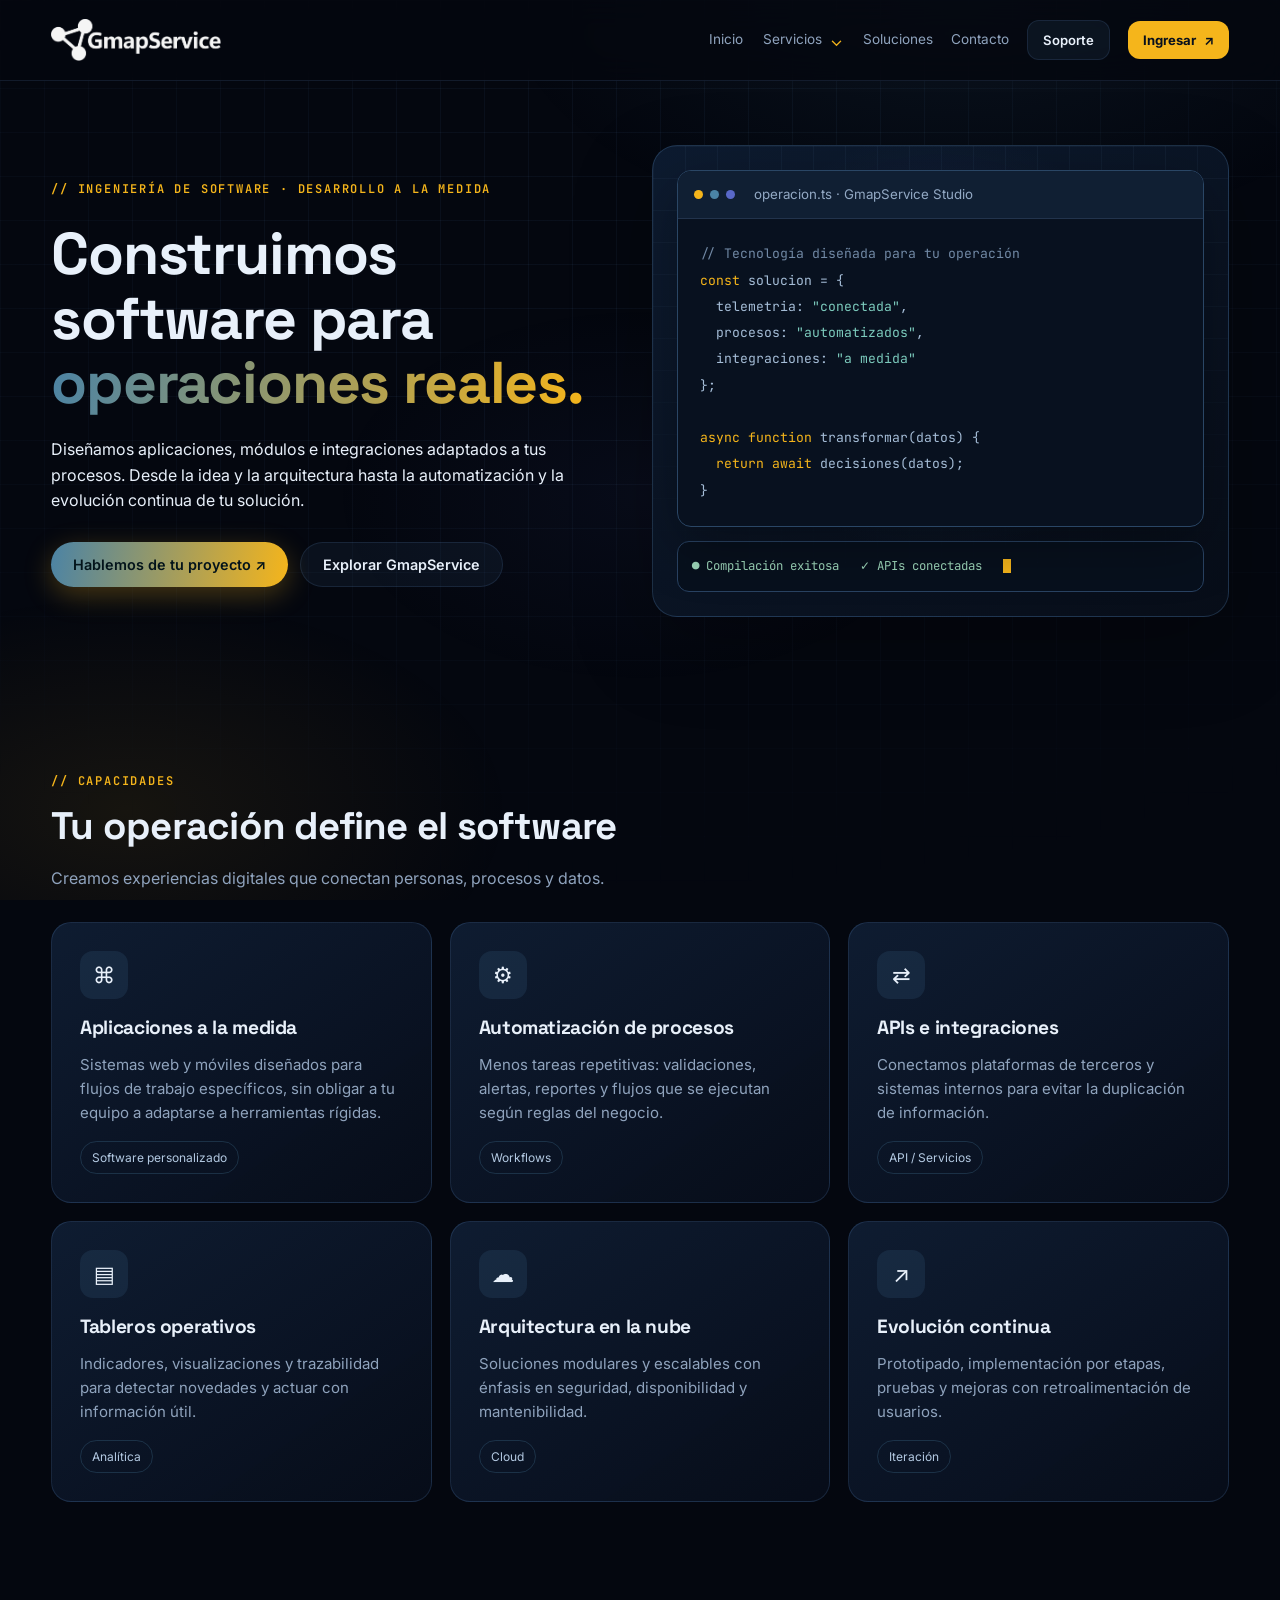
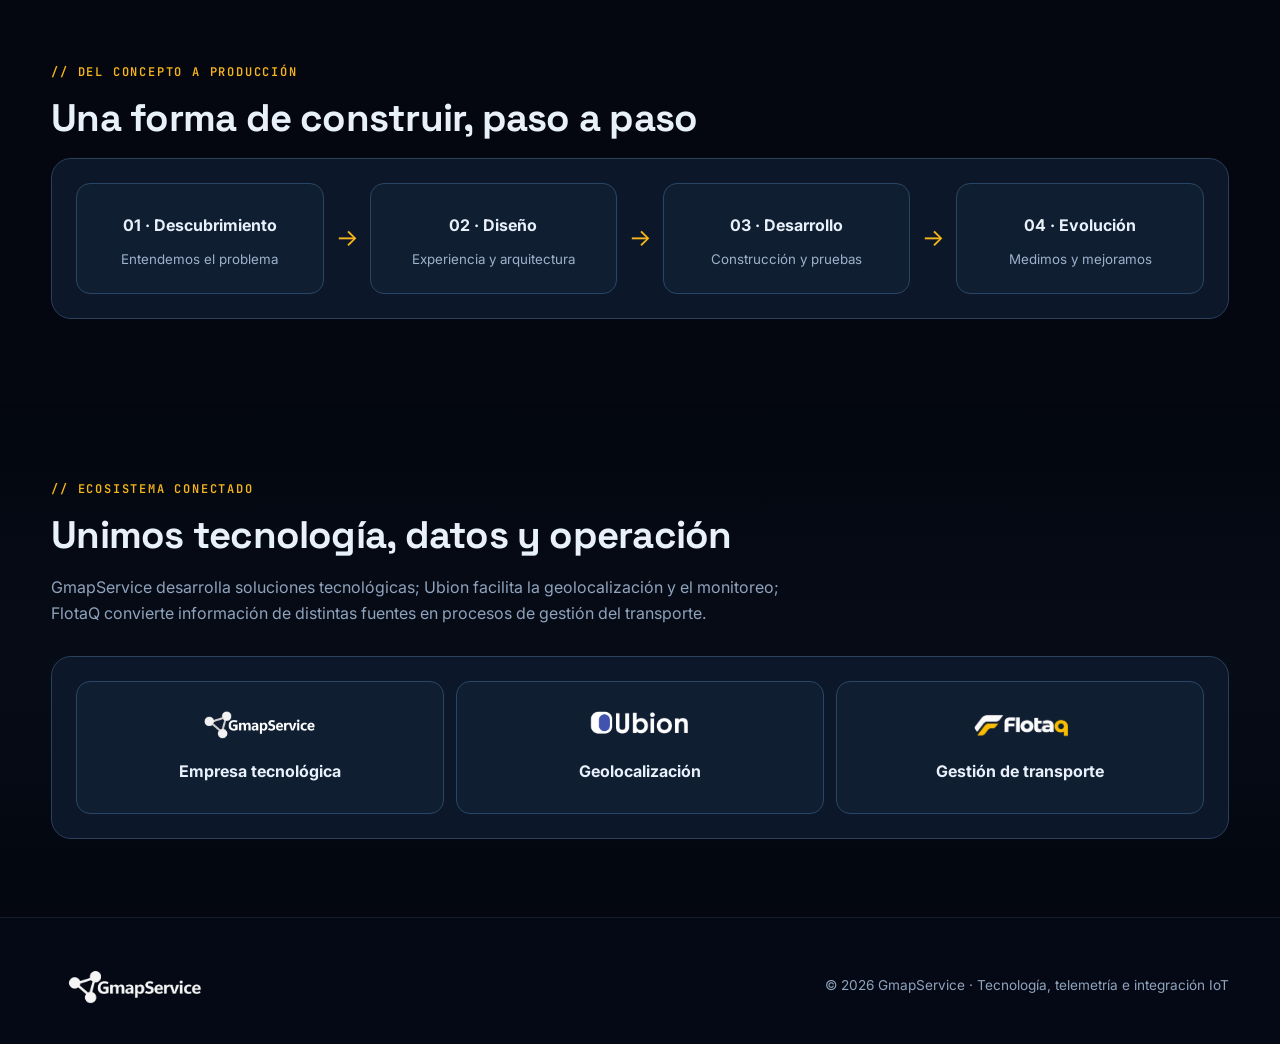
<file: pages/developer.html>
<!DOCTYPE html><html lang="es"><head><meta charset="utf-8"><meta name="viewport" content="width=device-width,initial-scale=1"><meta name="theme-color" content="#04070f"><title>Desarrollo a medida — GmapService</title><link rel="preconnect" href="https://fonts.googleapis.com"><link rel="preconnect" href="https://fonts.gstatic.com" crossorigin><link href="https://fonts.googleapis.com/css2?family=Space+Grotesk:wght@400;500;600;700&family=Inter:wght@400;500;600&family=JetBrains+Mono:wght@400;500&display=swap" rel="stylesheet"><link rel="stylesheet" href="../assets/css/style.css"><link rel="icon" href="../assets/icon.svg" type="image/svg+xml"></head><body><div class="bg-grid"></div><nav id="nav" class="scrolled"><div class="wrap nav-in"><a href="../index.html" class="brand-nav" aria-label="GmapService inicio"><img src="../assets/logos/gmapservice_nav.png" alt="GmapService"></a><button id="burger" aria-label="Abrir menú" aria-expanded="false">☰</button><div class="nav-links" id="navLinks">
<a href="../index.html">Inicio</a>
<div class="nav-dropdown"><button class="nav-drop-trigger" type="button" aria-expanded="false" aria-controls="servicesMenu">Servicios <span class="chevron">⌄</span></button><div class="nav-drop-menu" id="servicesMenu">
<a href="developer.html"><span class="menu-icon"><svg viewBox="0 0 24 24" aria-hidden="true"><rect x="4" y="4" width="6" height="6" rx="1"/><rect x="14" y="4" width="6" height="6" rx="1"/><rect x="4" y="14" width="6" height="6" rx="1"/><path d="M14 17h6M17 14v6"/></svg></span><span><b>Desarrollo</b><small>Software a la medida</small></span></a>
<a href="devices.html"><span class="menu-icon"><svg viewBox="0 0 24 24" aria-hidden="true"><rect x="3" y="6" width="18" height="12" rx="3"/><circle cx="12" cy="12" r="3"/><path d="M7 3v3M17 3v3M7 18v3M17 18v3"/></svg></span><span><b>Dispositivos</b><small>Telemetría e IoT</small></span></a>
<a href="integrations.html"><span class="menu-icon"><svg viewBox="0 0 24 24" aria-hidden="true"><path d="M4 7h14l-3-3M20 17H6l3 3"/><path d="M18 4l3 3-3 3M6 14l-3 3 3 3"/></svg></span><span><b>Integraciones</b><small>GPS, APIs y plataformas</small></span></a>
</div></div>
<a href="../index.html#aplicaciones">Soluciones</a><a href="../index.html#contacto">Contacto</a>
<a class="btn-a btn-g" href="https://6re32.hatchboxapp.com/home/form" target="_blank" rel="noopener">Soporte</a>
<a class="btn-a btn-p" href="http://s1-gmapservice.com/GmapService/Index.html" target="_blank" rel="noopener">Ingresar <span aria-hidden="true">↗</span></a>
</div></div></nav><main><header class="iot-hero"><div class="wrap iot-hero-grid"><div><span class="iot-kicker">// Ingeniería de software · desarrollo a la medida</span><h1>Construimos software para <span class="grad-txt">operaciones reales.</span></h1><p class="lead">Diseñamos aplicaciones, módulos e integraciones adaptados a tus procesos. Desde la idea y la arquitectura hasta la automatización y la evolución continua de tu solución.</p><div class="iot-actions"><a class="btn-a btn-p" href="../index.html#contacto">Hablemos de tu proyecto ↗</a><a class="btn-a btn-g" href="../index.html">Explorar GmapService</a></div></div><div class="iot-visual"><div class="iot-window"><div class="iot-window-bar"><i class="iot-dot"></i><i class="iot-dot"></i><i class="iot-dot"></i><small style="margin-left:12px;color:#93a9c4">operacion.ts · GmapService Studio</small></div><div class="iot-code"><span class="cm">// Tecnología diseñada para tu operación</span>
<span class="kw">const</span> solucion = {
  telemetria: <span class="val">"conectada"</span>,
  procesos: <span class="val">"automatizados"</span>,
  integraciones: <span class="val">"a medida"</span>
};

<span class="kw">async function</span> transformar(datos) {
  <span class="kw">return await</span> decisiones(datos);
}</div></div><div class="iot-terminal">● Compilación exitosa &nbsp; ✓ APIs conectadas &nbsp; <span class="iot-cursor"></span></div></div></div></header><section class="iot-section "><div class="wrap"><span class="iot-kicker">// Capacidades</span><h2>Tu operación define el software</h2><p class="iot-intro">Creamos experiencias digitales que conectan personas, procesos y datos.</p><div class="iot-cards"><article class="iot-card"><div class="iot-icon">⌘</div><h3>Aplicaciones a la medida</h3><p>Sistemas web y móviles diseñados para flujos de trabajo específicos, sin obligar a tu equipo a adaptarse a herramientas rígidas.</p><span class="iot-chip">Software personalizado</span></article><article class="iot-card"><div class="iot-icon">⚙</div><h3>Automatización de procesos</h3><p>Menos tareas repetitivas: validaciones, alertas, reportes y flujos que se ejecutan según reglas del negocio.</p><span class="iot-chip">Workflows</span></article><article class="iot-card"><div class="iot-icon">⇄</div><h3>APIs e integraciones</h3><p>Conectamos plataformas de terceros y sistemas internos para evitar la duplicación de información.</p><span class="iot-chip">API / Servicios</span></article><article class="iot-card"><div class="iot-icon">▤</div><h3>Tableros operativos</h3><p>Indicadores, visualizaciones y trazabilidad para detectar novedades y actuar con información útil.</p><span class="iot-chip">Analítica</span></article><article class="iot-card"><div class="iot-icon">☁</div><h3>Arquitectura en la nube</h3><p>Soluciones modulares y escalables con énfasis en seguridad, disponibilidad y mantenibilidad.</p><span class="iot-chip">Cloud</span></article><article class="iot-card"><div class="iot-icon">↗</div><h3>Evolución continua</h3><p>Prototipado, implementación por etapas, pruebas y mejoras con retroalimentación de usuarios.</p><span class="iot-chip">Iteración</span></article></div></div></section><section class="iot-section"><div class="wrap"><span class="iot-kicker">// Del concepto a producción</span><h2>Una forma de construir, paso a paso</h2><div class="iot-flow"><div class="iot-step"><b>01 · Descubrimiento</b><small>Entendemos el problema</small></div><span class="iot-arrow">→</span><div class="iot-step"><b>02 · Diseño</b><small>Experiencia y arquitectura</small></div><span class="iot-arrow">→</span><div class="iot-step"><b>03 · Desarrollo</b><small>Construcción y pruebas</small></div><span class="iot-arrow">→</span><div class="iot-step"><b>04 · Evolución</b><small>Medimos y mejoramos</small></div></div></div></section><section class="iot-section alt"><div class="wrap"><span class="iot-kicker">// Ecosistema conectado</span><h2>Unimos tecnología, datos y operación</h2><p class="iot-intro">GmapService desarrolla soluciones tecnológicas; Ubion facilita la geolocalización y el monitoreo; FlotaQ convierte información de distintas fuentes en procesos de gestión del transporte.</p><div class="iot-flow"><div class="iot-step"><img src="../assets/logos/gmapservice.png" alt="GmapService" style="height:40px;max-width:160px;object-fit:contain"><b>Empresa tecnológica</b></div><div class="iot-step"><img src="../assets/logos/ubion.png" alt="Ubion" style="height:40px;max-width:160px;object-fit:contain"><b>Geolocalización</b></div><div class="iot-step"><img src="../assets/logos/flotaq.png" alt="FlotaQ" style="height:40px;max-width:160px;object-fit:contain"><b>Gestión de transporte</b></div></div></div></section></main><footer><div class="wrap foot"><a href="../index.html" class="brand-nav"><img src="../assets/logos/gmapservice.png" alt="GmapService"></a><span>© 2026 GmapService · Tecnología, telemetría e integración IoT</span></div></footer><script>
const navLinks=document.getElementById('navLinks');
const burger=document.getElementById('burger');
const drop=document.querySelector('.nav-dropdown');
const dropButton=document.querySelector('.nav-drop-trigger');
if(burger) burger.addEventListener('click',()=>{const open=navLinks.classList.toggle('open');burger.setAttribute('aria-expanded',String(open));});
if(dropButton) dropButton.addEventListener('click',()=>{const open=drop.classList.toggle('expanded');dropButton.setAttribute('aria-expanded',String(open));});
navLinks.querySelectorAll('a').forEach(a=>a.addEventListener('click',()=>{navLinks.classList.remove('open');drop?.classList.remove('expanded');burger?.setAttribute('aria-expanded','false');dropButton?.setAttribute('aria-expanded','false');}));
document.addEventListener('click',e=>{if(drop && !drop.contains(e.target)){drop.classList.remove('expanded');dropButton?.setAttribute('aria-expanded','false');}});
</script></body></html>
</file>
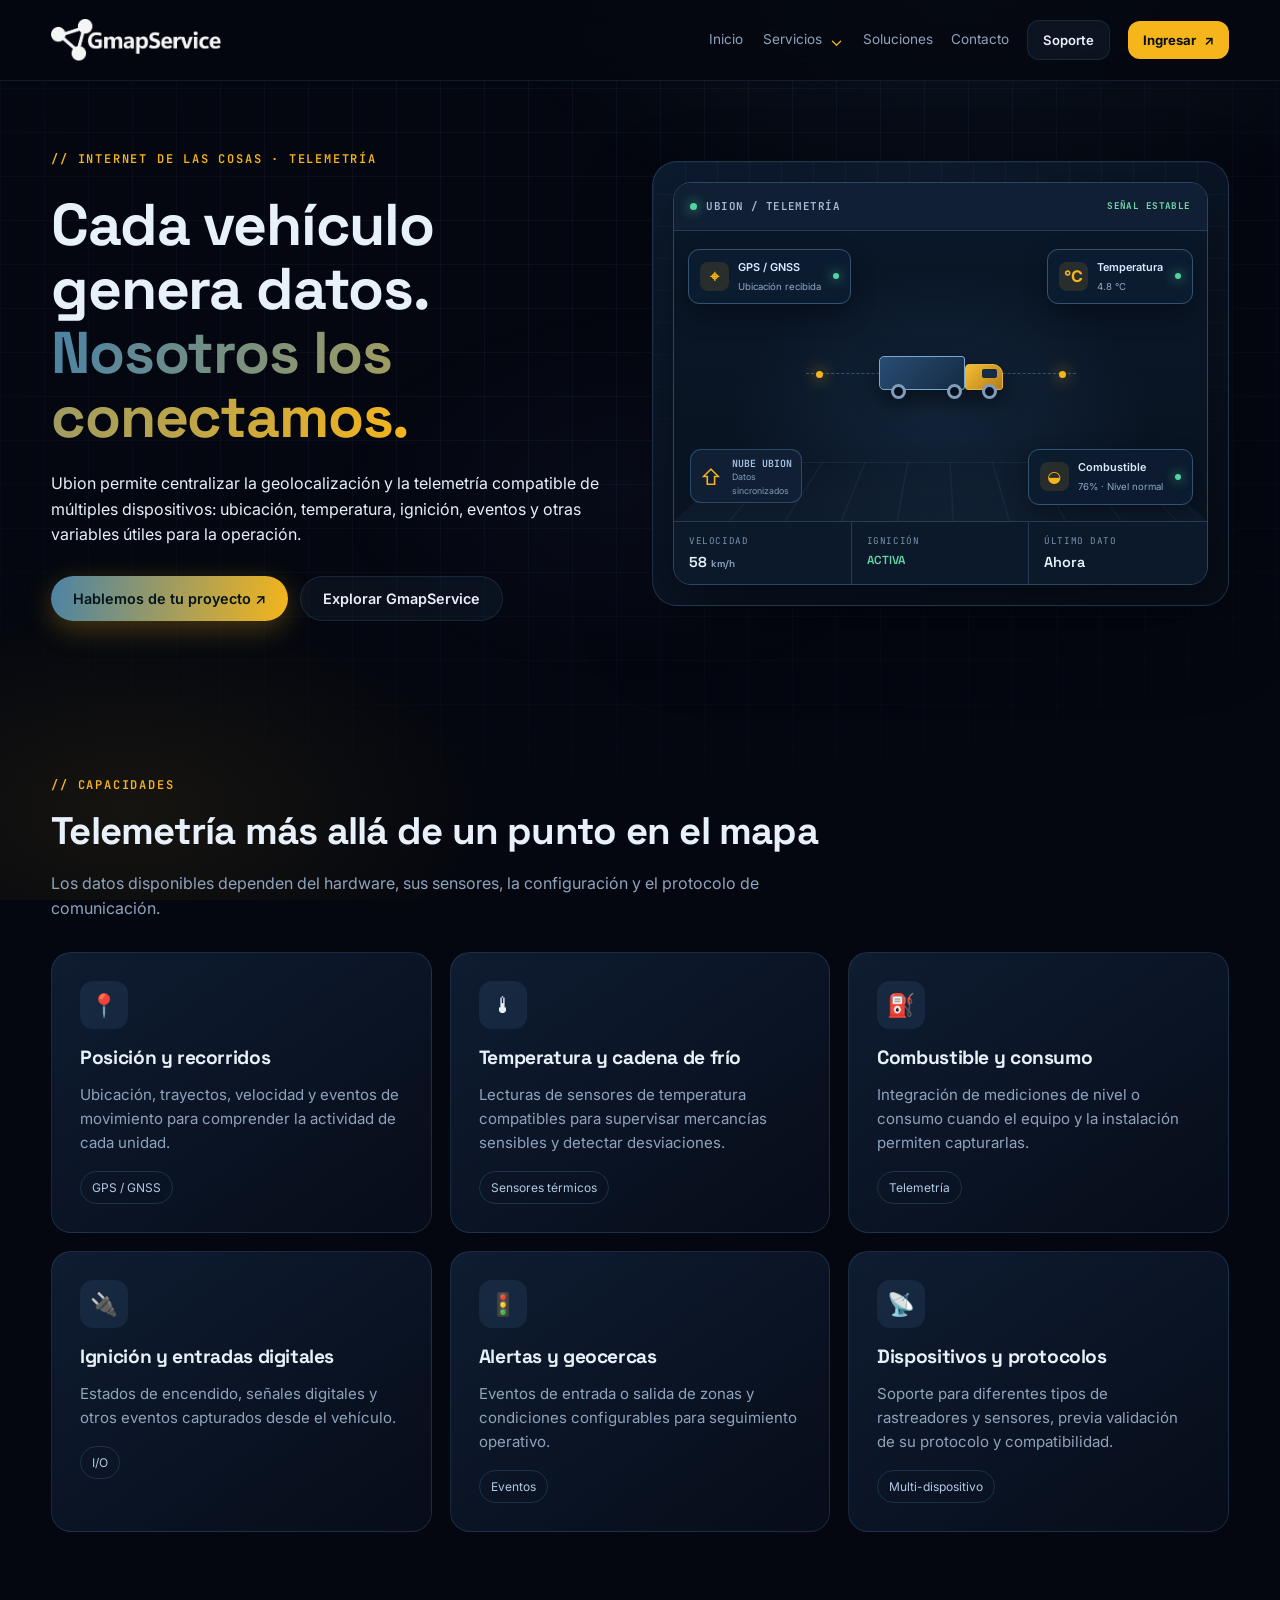
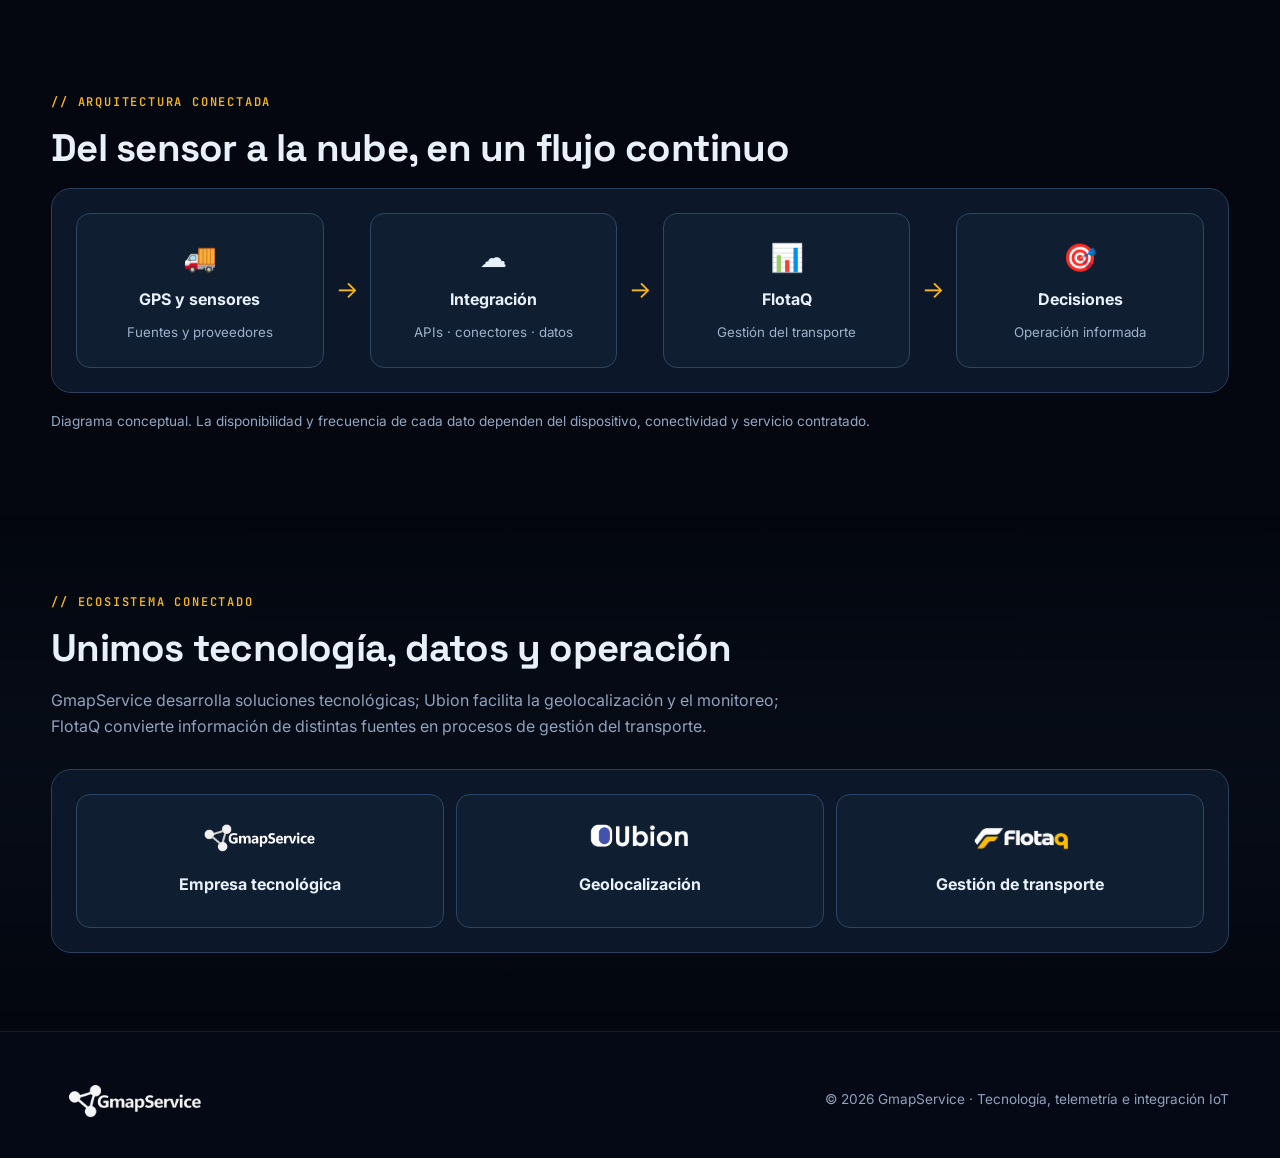
<file: pages/devices.html>
<!DOCTYPE html><html lang="es"><head><meta charset="utf-8"><meta name="viewport" content="width=device-width,initial-scale=1"><meta name="theme-color" content="#04070f"><title>Telemetría IoT — GmapService</title><link rel="preconnect" href="https://fonts.googleapis.com"><link rel="preconnect" href="https://fonts.gstatic.com" crossorigin><link href="https://fonts.googleapis.com/css2?family=Space+Grotesk:wght@400;500;600;700&family=Inter:wght@400;500;600&family=JetBrains+Mono:wght@400;500&display=swap" rel="stylesheet"><link rel="stylesheet" href="../assets/css/style.css"><link rel="icon" href="../assets/icon.svg" type="image/svg+xml"></head><body><div class="bg-grid"></div><nav id="nav" class="scrolled"><div class="wrap nav-in"><a href="../index.html" class="brand-nav" aria-label="GmapService inicio"><img src="../assets/logos/gmapservice_nav.png" alt="GmapService"></a><button id="burger" aria-label="Abrir menú" aria-expanded="false">☰</button><div class="nav-links" id="navLinks">
<a href="../index.html">Inicio</a>
<div class="nav-dropdown"><button class="nav-drop-trigger" type="button" aria-expanded="false" aria-controls="servicesMenu">Servicios <span class="chevron">⌄</span></button><div class="nav-drop-menu" id="servicesMenu">
<a href="developer.html"><span class="menu-icon"><svg viewBox="0 0 24 24" aria-hidden="true"><rect x="4" y="4" width="6" height="6" rx="1"/><rect x="14" y="4" width="6" height="6" rx="1"/><rect x="4" y="14" width="6" height="6" rx="1"/><path d="M14 17h6M17 14v6"/></svg></span><span><b>Desarrollo</b><small>Software a la medida</small></span></a>
<a href="devices.html"><span class="menu-icon"><svg viewBox="0 0 24 24" aria-hidden="true"><rect x="3" y="6" width="18" height="12" rx="3"/><circle cx="12" cy="12" r="3"/><path d="M7 3v3M17 3v3M7 18v3M17 18v3"/></svg></span><span><b>Dispositivos</b><small>Telemetría e IoT</small></span></a>
<a href="integrations.html"><span class="menu-icon"><svg viewBox="0 0 24 24" aria-hidden="true"><path d="M4 7h14l-3-3M20 17H6l3 3"/><path d="M18 4l3 3-3 3M6 14l-3 3 3 3"/></svg></span><span><b>Integraciones</b><small>GPS, APIs y plataformas</small></span></a>
</div></div>
<a href="../index.html#aplicaciones">Soluciones</a><a href="../index.html#contacto">Contacto</a>
<a class="btn-a btn-g" href="https://6re32.hatchboxapp.com/home/form" target="_blank" rel="noopener">Soporte</a>
<a class="btn-a btn-p" href="http://s1-gmapservice.com/GmapService/Index.html" target="_blank" rel="noopener">Ingresar <span aria-hidden="true">↗</span></a>
</div></div></nav><main><header class="iot-hero"><div class="wrap iot-hero-grid"><div><span class="iot-kicker">// Internet de las cosas · telemetría</span><h1>Cada vehículo genera datos. <span class="grad-txt">Nosotros los conectamos.</span></h1><p class="lead">Ubion permite centralizar la geolocalización y la telemetría compatible de múltiples dispositivos: ubicación, temperatura, ignición, eventos y otras variables útiles para la operación.</p><div class="iot-actions"><a class="btn-a btn-p" href="../index.html#contacto">Hablemos de tu proyecto ↗</a><a class="btn-a btn-g" href="../index.html">Explorar GmapService</a></div></div><div class="iot-visual device-visual">
<div class="device-console">
  <div class="device-console-head"><span><i></i> UBION / TELEMETRÍA</span><b>SEÑAL ESTABLE</b></div>
  <div class="device-scene">
    <div class="road-grid"></div>
    <div class="vehicle-track"><span class="track-dot"></span><span class="track-dot second"></span><div class="truck"><span class="truck-cab"></span><span class="truck-body"></span><span class="wheel w1"></span><span class="wheel w2"></span><span class="wheel w3"></span></div></div>
    <div class="device-tag gps-tag"><strong>⌖</strong><span>GPS / GNSS<small>Ubicación recibida</small></span><b class="status-dot"></b></div>
    <div class="device-tag temp-tag"><strong>°C</strong><span>Temperatura<small class="temp-value">4.8 °C</small></span><b class="status-dot"></b></div>
    <div class="device-tag fuel-tag"><strong>◒</strong><span>Combustible<small>76% · Nivel normal</small></span><b class="status-dot"></b></div>
    <div class="cloud-link"><span>⇧</span><b>NUBE UBION</b><small>Datos sincronizados</small></div>
  </div>
  <div class="device-readings"><div><small>VELOCIDAD</small><b>58 <em>km/h</em></b></div><div><small>IGNICIÓN</small><b class="online">ACTIVA</b></div><div><small>ÚLTIMO DATO</small><b>Ahora</b></div></div>
</div>
</div></div></header><section class="iot-section "><div class="wrap"><span class="iot-kicker">// Capacidades</span><h2>Telemetría más allá de un punto en el mapa</h2><p class="iot-intro">Los datos disponibles dependen del hardware, sus sensores, la configuración y el protocolo de comunicación.</p><div class="iot-cards"><article class="iot-card"><div class="iot-icon">📍</div><h3>Posición y recorridos</h3><p>Ubicación, trayectos, velocidad y eventos de movimiento para comprender la actividad de cada unidad.</p><span class="iot-chip">GPS / GNSS</span></article><article class="iot-card"><div class="iot-icon">🌡</div><h3>Temperatura y cadena de frío</h3><p>Lecturas de sensores de temperatura compatibles para supervisar mercancías sensibles y detectar desviaciones.</p><span class="iot-chip">Sensores térmicos</span></article><article class="iot-card"><div class="iot-icon">⛽</div><h3>Combustible y consumo</h3><p>Integración de mediciones de nivel o consumo cuando el equipo y la instalación permiten capturarlas.</p><span class="iot-chip">Telemetría</span></article><article class="iot-card"><div class="iot-icon">🔌</div><h3>Ignición y entradas digitales</h3><p>Estados de encendido, señales digitales y otros eventos capturados desde el vehículo.</p><span class="iot-chip">I/O</span></article><article class="iot-card"><div class="iot-icon">🚦</div><h3>Alertas y geocercas</h3><p>Eventos de entrada o salida de zonas y condiciones configurables para seguimiento operativo.</p><span class="iot-chip">Eventos</span></article><article class="iot-card"><div class="iot-icon">📡</div><h3>Dispositivos y protocolos</h3><p>Soporte para diferentes tipos de rastreadores y sensores, previa validación de su protocolo y compatibilidad.</p><span class="iot-chip">Multi-dispositivo</span></article></div></div></section><section class="iot-section"><div class="wrap"><span class="iot-kicker">// Arquitectura conectada</span><h2>Del sensor a la nube, en un flujo continuo</h2><div class="iot-flow"><div class="iot-step"><span style="font-size:1.7rem">🚚</span><b>GPS y sensores</b><small>Fuentes y proveedores</small></div><span class="iot-arrow">→</span><div class="iot-step"><span style="font-size:1.7rem">☁</span><b>Integración</b><small>APIs · conectores · datos</small></div><span class="iot-arrow">→</span><div class="iot-step"><span style="font-size:1.7rem">📊</span><b>FlotaQ</b><small>Gestión del transporte</small></div><span class="iot-arrow">→</span><div class="iot-step"><span style="font-size:1.7rem">🎯</span><b>Decisiones</b><small>Operación informada</small></div></div><p class="iot-note">Diagrama conceptual. La disponibilidad y frecuencia de cada dato dependen del dispositivo, conectividad y servicio contratado.</p></div></section><section class="iot-section alt"><div class="wrap"><span class="iot-kicker">// Ecosistema conectado</span><h2>Unimos tecnología, datos y operación</h2><p class="iot-intro">GmapService desarrolla soluciones tecnológicas; Ubion facilita la geolocalización y el monitoreo; FlotaQ convierte información de distintas fuentes en procesos de gestión del transporte.</p><div class="iot-flow"><div class="iot-step"><img src="../assets/logos/gmapservice.png" alt="GmapService" style="height:40px;max-width:160px;object-fit:contain"><b>Empresa tecnológica</b></div><div class="iot-step"><img src="../assets/logos/ubion.png" alt="Ubion" style="height:40px;max-width:160px;object-fit:contain"><b>Geolocalización</b></div><div class="iot-step"><img src="../assets/logos/flotaq.png" alt="FlotaQ" style="height:40px;max-width:160px;object-fit:contain"><b>Gestión de transporte</b></div></div></div></section></main><footer><div class="wrap foot"><a href="../index.html" class="brand-nav"><img src="../assets/logos/gmapservice.png" alt="GmapService"></a><span>© 2026 GmapService · Tecnología, telemetría e integración IoT</span></div></footer><script>
const navLinks=document.getElementById('navLinks');
const burger=document.getElementById('burger');
const drop=document.querySelector('.nav-dropdown');
const dropButton=document.querySelector('.nav-drop-trigger');
if(burger) burger.addEventListener('click',()=>{const open=navLinks.classList.toggle('open');burger.setAttribute('aria-expanded',String(open));});
if(dropButton) dropButton.addEventListener('click',()=>{const open=drop.classList.toggle('expanded');dropButton.setAttribute('aria-expanded',String(open));});
navLinks.querySelectorAll('a').forEach(a=>a.addEventListener('click',()=>{navLinks.classList.remove('open');drop?.classList.remove('expanded');burger?.setAttribute('aria-expanded','false');dropButton?.setAttribute('aria-expanded','false');}));
document.addEventListener('click',e=>{if(drop && !drop.contains(e.target)){drop.classList.remove('expanded');dropButton?.setAttribute('aria-expanded','false');}});
</script></body></html>
</file>
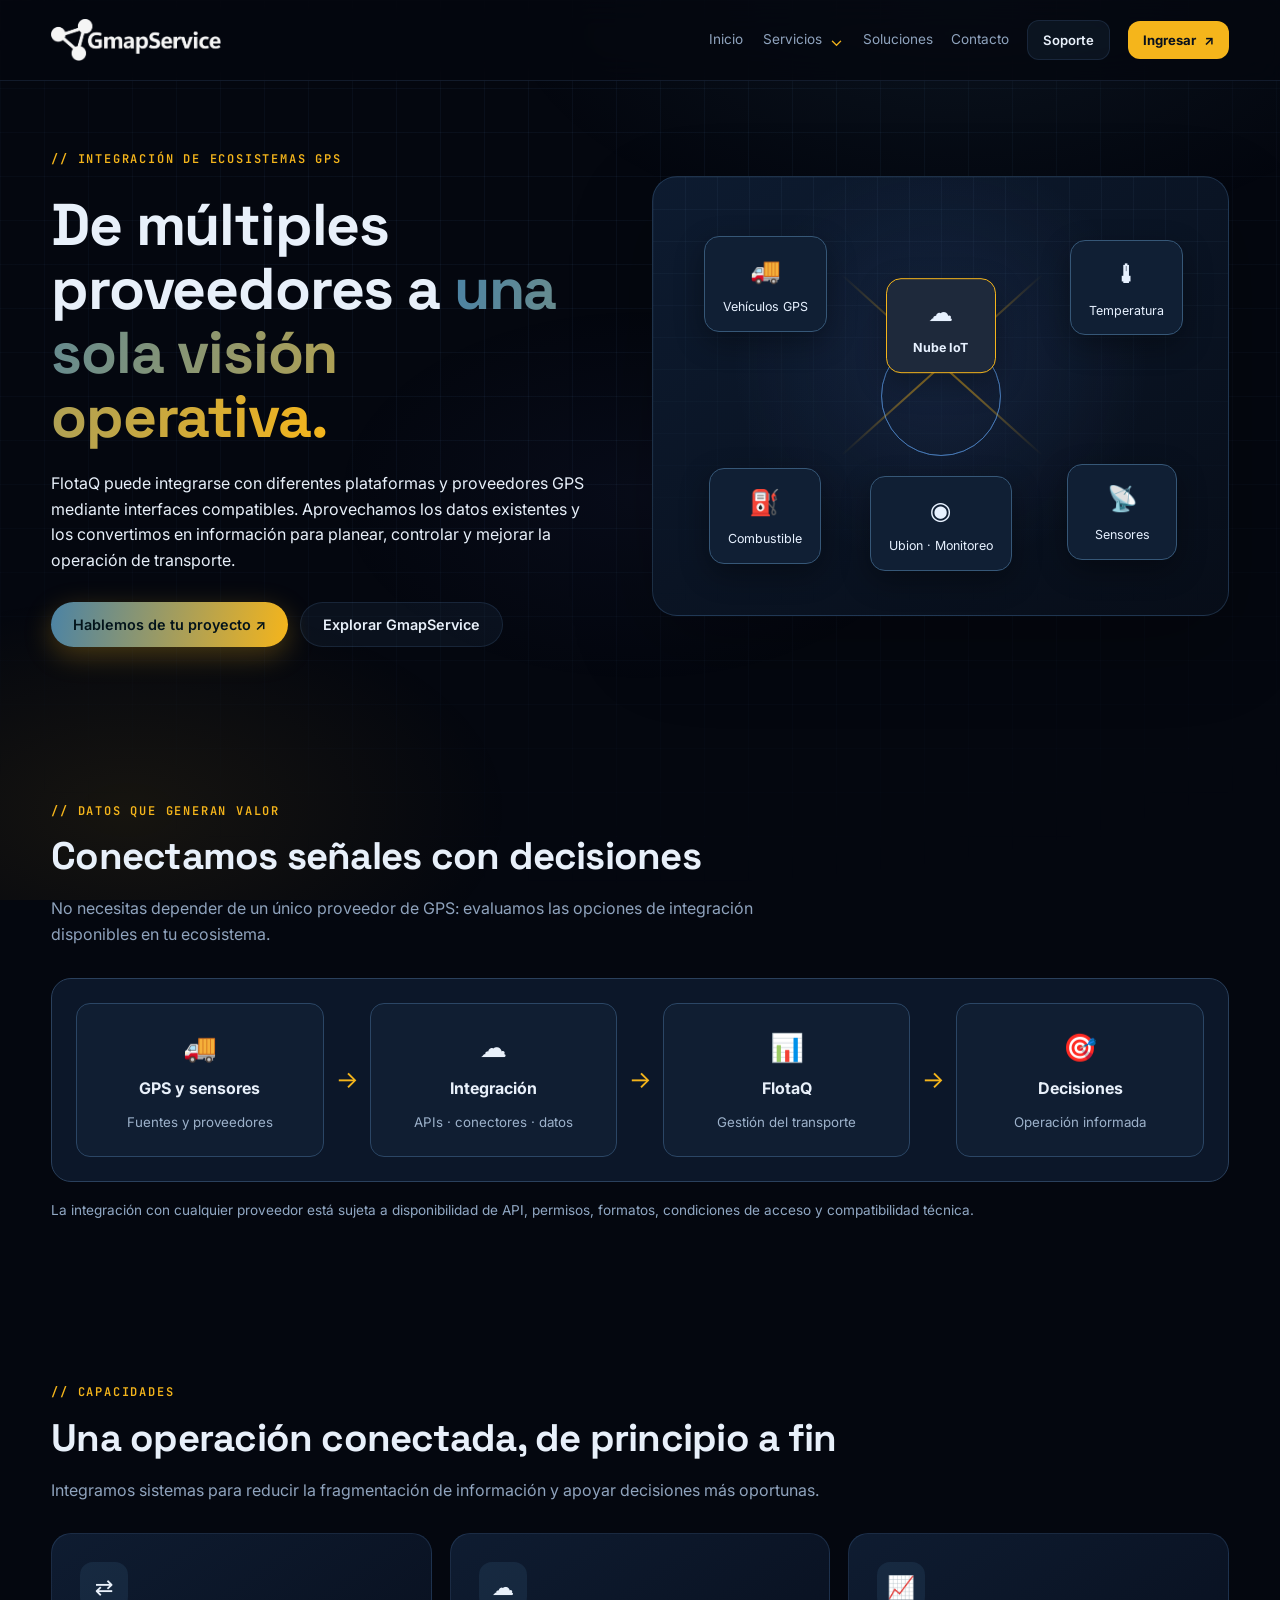
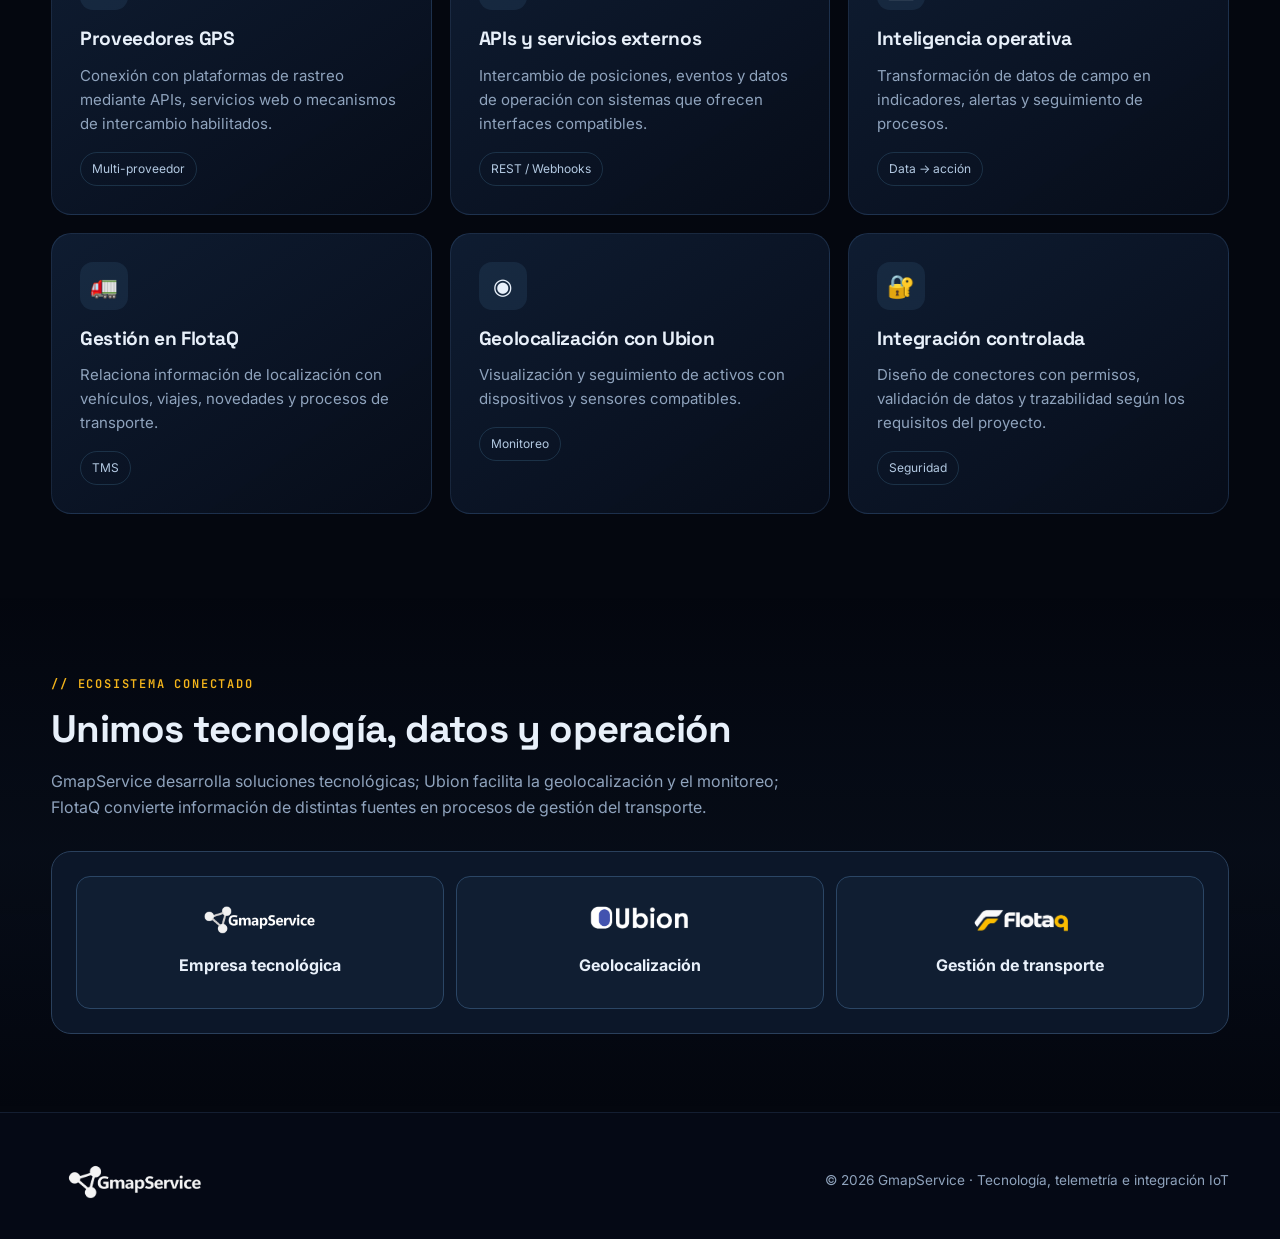
<file: pages/integrations.html>
<!DOCTYPE html><html lang="es"><head><meta charset="utf-8"><meta name="viewport" content="width=device-width,initial-scale=1"><meta name="theme-color" content="#04070f"><title>Integraciones GPS — GmapService</title><link rel="preconnect" href="https://fonts.googleapis.com"><link rel="preconnect" href="https://fonts.gstatic.com" crossorigin><link href="https://fonts.googleapis.com/css2?family=Space+Grotesk:wght@400;500;600;700&family=Inter:wght@400;500;600&family=JetBrains+Mono:wght@400;500&display=swap" rel="stylesheet"><link rel="stylesheet" href="../assets/css/style.css"><link rel="icon" href="../assets/icon.svg" type="image/svg+xml"></head><body><div class="bg-grid"></div><nav id="nav" class="scrolled"><div class="wrap nav-in"><a href="../index.html" class="brand-nav" aria-label="GmapService inicio"><img src="../assets/logos/gmapservice_nav.png" alt="GmapService"></a><button id="burger" aria-label="Abrir menú" aria-expanded="false">☰</button><div class="nav-links" id="navLinks">
<a href="../index.html">Inicio</a>
<div class="nav-dropdown"><button class="nav-drop-trigger" type="button" aria-expanded="false" aria-controls="servicesMenu">Servicios <span class="chevron">⌄</span></button><div class="nav-drop-menu" id="servicesMenu">
<a href="developer.html"><span class="menu-icon"><svg viewBox="0 0 24 24" aria-hidden="true"><rect x="4" y="4" width="6" height="6" rx="1"/><rect x="14" y="4" width="6" height="6" rx="1"/><rect x="4" y="14" width="6" height="6" rx="1"/><path d="M14 17h6M17 14v6"/></svg></span><span><b>Desarrollo</b><small>Software a la medida</small></span></a>
<a href="devices.html"><span class="menu-icon"><svg viewBox="0 0 24 24" aria-hidden="true"><rect x="3" y="6" width="18" height="12" rx="3"/><circle cx="12" cy="12" r="3"/><path d="M7 3v3M17 3v3M7 18v3M17 18v3"/></svg></span><span><b>Dispositivos</b><small>Telemetría e IoT</small></span></a>
<a href="integrations.html"><span class="menu-icon"><svg viewBox="0 0 24 24" aria-hidden="true"><path d="M4 7h14l-3-3M20 17H6l3 3"/><path d="M18 4l3 3-3 3M6 14l-3 3 3 3"/></svg></span><span><b>Integraciones</b><small>GPS, APIs y plataformas</small></span></a>
</div></div>
<a href="../index.html#aplicaciones">Soluciones</a><a href="../index.html#contacto">Contacto</a>
<a class="btn-a btn-g" href="https://6re32.hatchboxapp.com/home/form" target="_blank" rel="noopener">Soporte</a>
<a class="btn-a btn-p" href="http://s1-gmapservice.com/GmapService/Index.html" target="_blank" rel="noopener">Ingresar <span aria-hidden="true">↗</span></a>
</div></div></nav><main><header class="iot-hero"><div class="wrap iot-hero-grid"><div><span class="iot-kicker">// Integración de ecosistemas GPS</span><h1>De múltiples proveedores a <span class="grad-txt">una sola visión operativa.</span></h1><p class="lead">FlotaQ puede integrarse con diferentes plataformas y proveedores GPS mediante interfaces compatibles. Aprovechamos los datos existentes y los convertimos en información para planear, controlar y mejorar la operación de transporte.</p><div class="iot-actions"><a class="btn-a btn-p" href="../index.html#contacto">Hablemos de tu proyecto ↗</a><a class="btn-a btn-g" href="../index.html">Explorar GmapService</a></div></div><div class="iot-visual"><div class="iot-network"><div class="iot-pulse"></div><div class="iot-pulse"></div><div class="iot-pulse"></div><span class="iot-line l1"></span><span class="iot-line l2"></span><span class="iot-line l3"></span><span class="iot-line l4"></span><div class="iot-node cloud"><strong>☁</strong><b>Nube IoT</b></div><div class="iot-node n1 float"><strong>🚚</strong>Vehículos GPS</div><div class="iot-node n2 float delay"><strong>🌡</strong>Temperatura</div><div class="iot-node n3 float delay"><strong>⛽</strong>Combustible</div><div class="iot-node n4 float"><strong>📡</strong>Sensores</div><div class="iot-node center-low"><strong>◉</strong>Ubion · Monitoreo</div></div></div></div></header><section class="iot-section"><div class="wrap"><span class="iot-kicker">// Datos que generan valor</span><h2>Conectamos señales con decisiones</h2><p class="iot-intro">No necesitas depender de un único proveedor de GPS: evaluamos las opciones de integración disponibles en tu ecosistema.</p><div class="iot-flow"><div class="iot-step"><span style="font-size:1.7rem">🚚</span><b>GPS y sensores</b><small>Fuentes y proveedores</small></div><span class="iot-arrow">→</span><div class="iot-step"><span style="font-size:1.7rem">☁</span><b>Integración</b><small>APIs · conectores · datos</small></div><span class="iot-arrow">→</span><div class="iot-step"><span style="font-size:1.7rem">📊</span><b>FlotaQ</b><small>Gestión del transporte</small></div><span class="iot-arrow">→</span><div class="iot-step"><span style="font-size:1.7rem">🎯</span><b>Decisiones</b><small>Operación informada</small></div></div><p class="iot-note">La integración con cualquier proveedor está sujeta a disponibilidad de API, permisos, formatos, condiciones de acceso y compatibilidad técnica.</p></div></section><section class="iot-section "><div class="wrap"><span class="iot-kicker">// Capacidades</span><h2>Una operación conectada, de principio a fin</h2><p class="iot-intro">Integramos sistemas para reducir la fragmentación de información y apoyar decisiones más oportunas.</p><div class="iot-cards"><article class="iot-card"><div class="iot-icon">⇄</div><h3>Proveedores GPS</h3><p>Conexión con plataformas de rastreo mediante APIs, servicios web o mecanismos de intercambio habilitados.</p><span class="iot-chip">Multi-proveedor</span></article><article class="iot-card"><div class="iot-icon">☁</div><h3>APIs y servicios externos</h3><p>Intercambio de posiciones, eventos y datos de operación con sistemas que ofrecen interfaces compatibles.</p><span class="iot-chip">REST / Webhooks</span></article><article class="iot-card"><div class="iot-icon">📈</div><h3>Inteligencia operativa</h3><p>Transformación de datos de campo en indicadores, alertas y seguimiento de procesos.</p><span class="iot-chip">Data → acción</span></article><article class="iot-card"><div class="iot-icon">🚛</div><h3>Gestión en FlotaQ</h3><p>Relaciona información de localización con vehículos, viajes, novedades y procesos de transporte.</p><span class="iot-chip">TMS</span></article><article class="iot-card"><div class="iot-icon">◉</div><h3>Geolocalización con Ubion</h3><p>Visualización y seguimiento de activos con dispositivos y sensores compatibles.</p><span class="iot-chip">Monitoreo</span></article><article class="iot-card"><div class="iot-icon">🔐</div><h3>Integración controlada</h3><p>Diseño de conectores con permisos, validación de datos y trazabilidad según los requisitos del proyecto.</p><span class="iot-chip">Seguridad</span></article></div></div></section><section class="iot-section alt"><div class="wrap"><span class="iot-kicker">// Ecosistema conectado</span><h2>Unimos tecnología, datos y operación</h2><p class="iot-intro">GmapService desarrolla soluciones tecnológicas; Ubion facilita la geolocalización y el monitoreo; FlotaQ convierte información de distintas fuentes en procesos de gestión del transporte.</p><div class="iot-flow"><div class="iot-step"><img src="../assets/logos/gmapservice.png" alt="GmapService" style="height:40px;max-width:160px;object-fit:contain"><b>Empresa tecnológica</b></div><div class="iot-step"><img src="../assets/logos/ubion.png" alt="Ubion" style="height:40px;max-width:160px;object-fit:contain"><b>Geolocalización</b></div><div class="iot-step"><img src="../assets/logos/flotaq.png" alt="FlotaQ" style="height:40px;max-width:160px;object-fit:contain"><b>Gestión de transporte</b></div></div></div></section></main><footer><div class="wrap foot"><a href="../index.html" class="brand-nav"><img src="../assets/logos/gmapservice.png" alt="GmapService"></a><span>© 2026 GmapService · Tecnología, telemetría e integración IoT</span></div></footer><script>
const navLinks=document.getElementById('navLinks');
const burger=document.getElementById('burger');
const drop=document.querySelector('.nav-dropdown');
const dropButton=document.querySelector('.nav-drop-trigger');
if(burger) burger.addEventListener('click',()=>{const open=navLinks.classList.toggle('open');burger.setAttribute('aria-expanded',String(open));});
if(dropButton) dropButton.addEventListener('click',()=>{const open=drop.classList.toggle('expanded');dropButton.setAttribute('aria-expanded',String(open));});
navLinks.querySelectorAll('a').forEach(a=>a.addEventListener('click',()=>{navLinks.classList.remove('open');drop?.classList.remove('expanded');burger?.setAttribute('aria-expanded','false');dropButton?.setAttribute('aria-expanded','false');}));
document.addEventListener('click',e=>{if(drop && !drop.contains(e.target)){drop.classList.remove('expanded');dropButton?.setAttribute('aria-expanded','false');}});
</script></body></html>
</file>
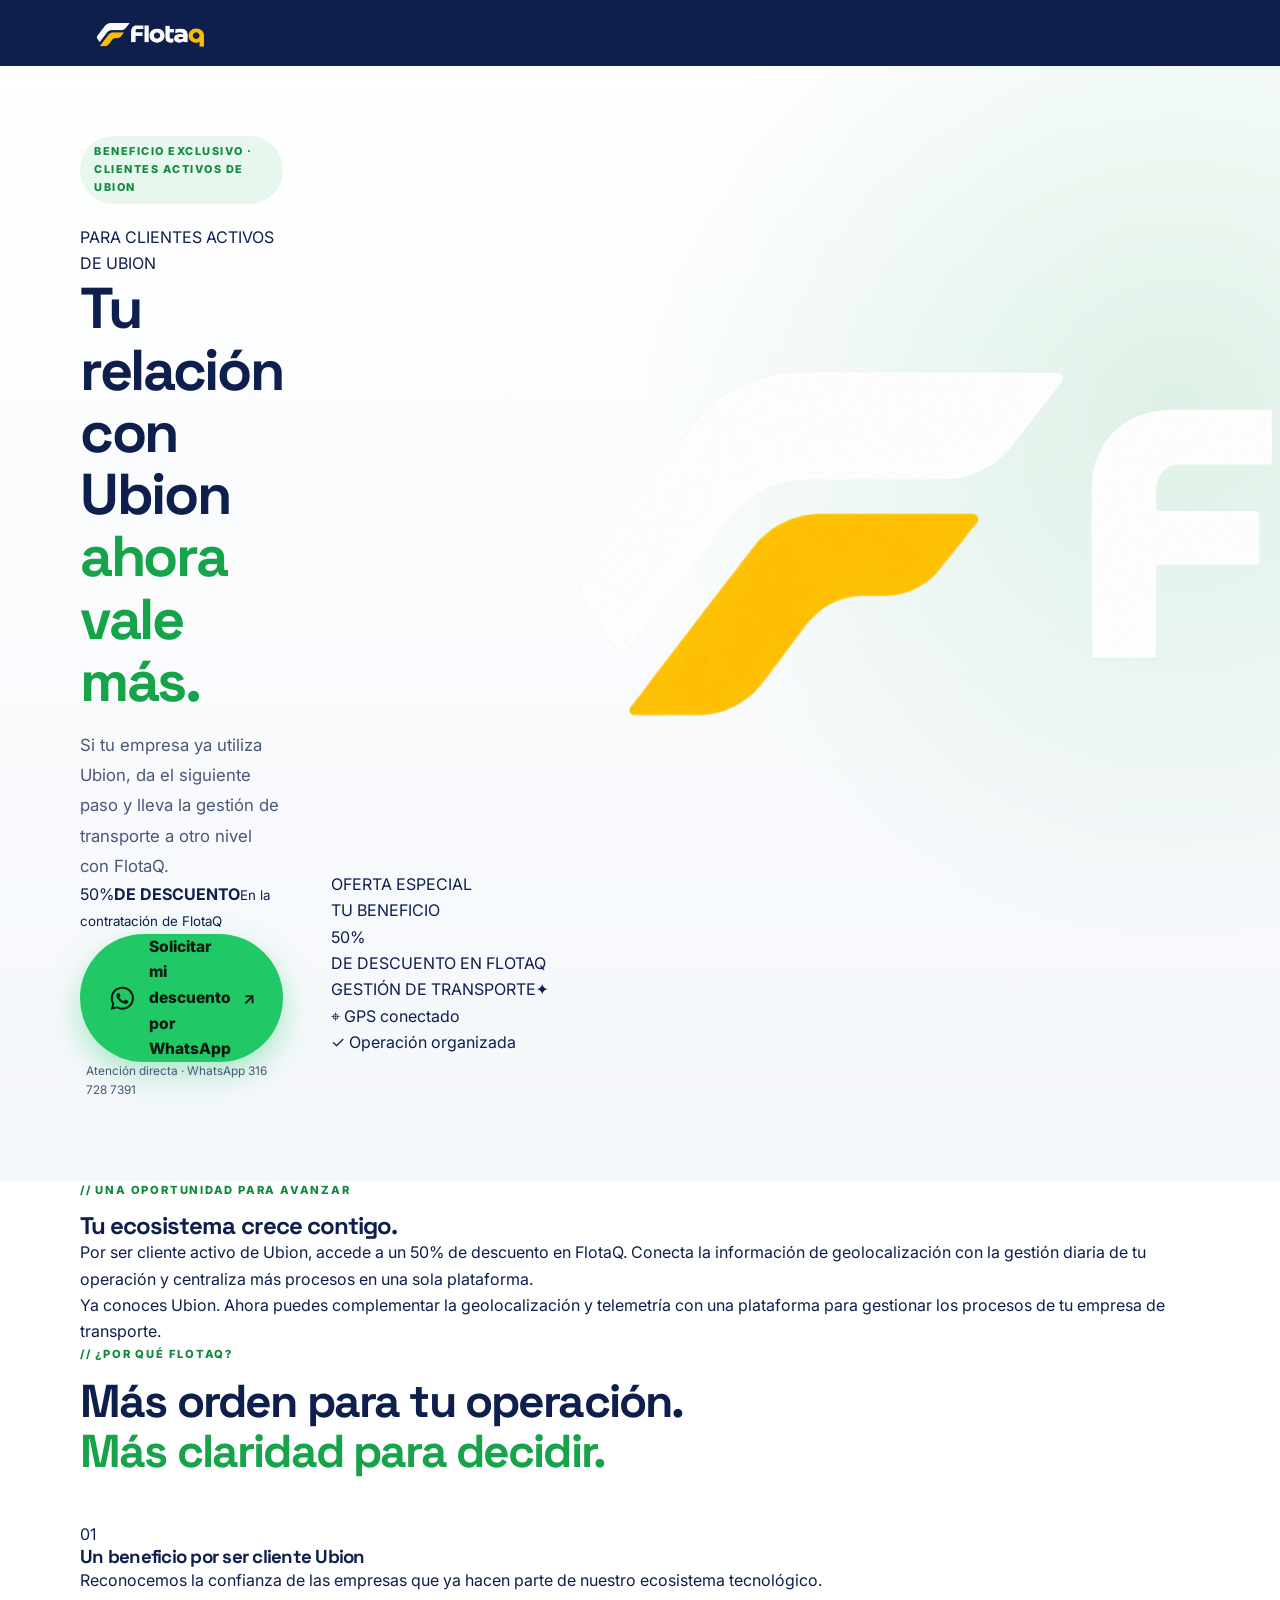
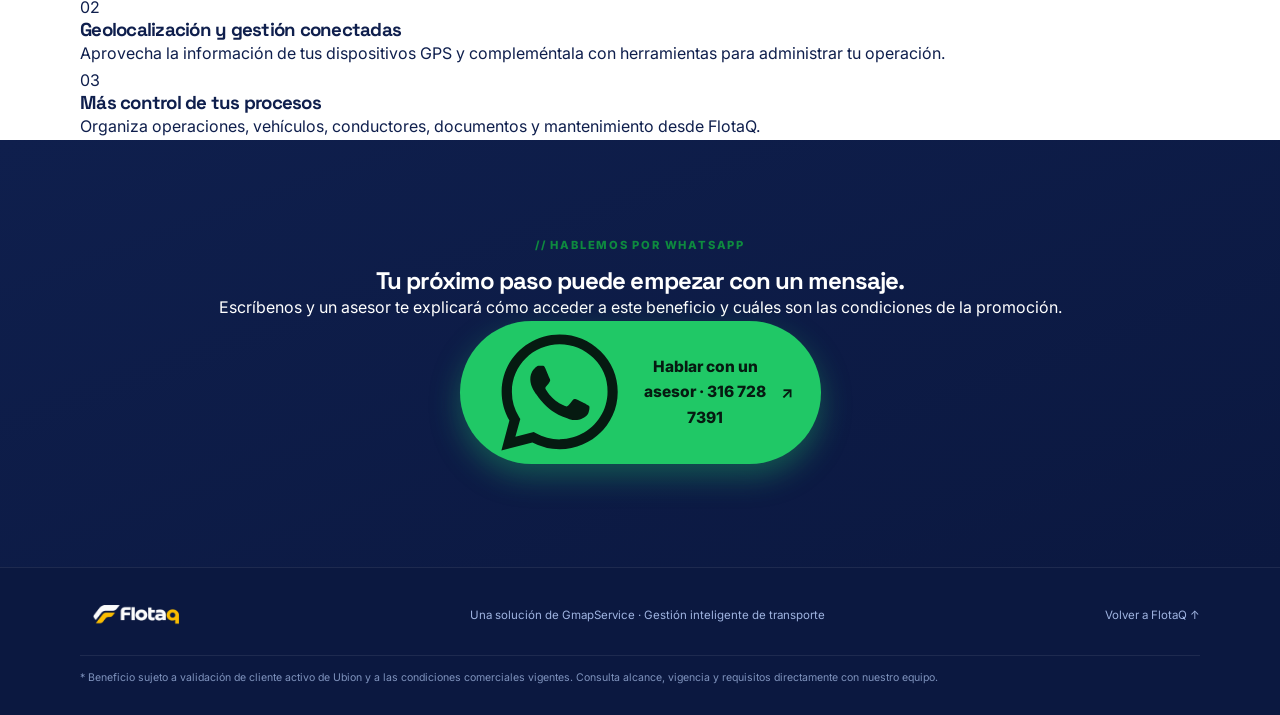
<file: landings/flotaq/promociones/clientes-ubion.html>
<!DOCTYPE html>
<html lang="es">
<head>
<meta charset="utf-8">
<meta name="viewport" content="width=device-width, initial-scale=1">
<title>50% de descuento en FlotaQ para clientes Ubion | FlotaQ</title>
<meta name="description" content="50% de descuento en FlotaQ para clientes Ubion. Conoce la promoción y solicita información por WhatsApp.">
<meta name="theme-color" content="#070b14">
<link rel="preconnect" href="https://fonts.googleapis.com">
<link rel="preconnect" href="https://fonts.gstatic.com" crossorigin>
<link href="https://fonts.googleapis.com/css2?family=Space+Grotesk:wght@400;500;600;700&family=Inter:wght@400;500;600;700&family=JetBrains+Mono:wght@400;500&display=swap" rel="stylesheet">
<link rel="stylesheet" href="./promo.css">
<link rel="icon" href="../../../assets/logos/flotaq.png" type="image/png">
  <script async src="https://www.googletagmanager.com/gtm.js?id=GTM-MG6K5VS6"></script>
<script>
  window.dataLayer = window.dataLayer || [];
  function gtag(){dataLayer.push(arguments);}
  gtag('js', new Date());
</script>
</head>
<body class="promo-page promo-ubion">
<div class="ambient"></div>
<nav class="topbar">
  <div class="wrap topbar-inner">
    <a class="brand" href="../index.html"><img src="../../../assets/logos/flotaq.png" alt="FlotaQ"></a>
    <a class="back-link" href="../index.html">← Volver a FlotaQ</a>
  </div>
</nav>

<header class="hero">
 <div class="wrap hero-grid">
  <div class="hero-copy">
   <div class="eyebrow"><i></i> BENEFICIO EXCLUSIVO · CLIENTES ACTIVOS DE UBION</div>
   <div class="offer-tag">PARA CLIENTES ACTIVOS DE UBION</div>
   <h1>Tu relación con Ubion<br><span class="accent">ahora vale más.</span></h1>
   <p class="lead">Si tu empresa ya utiliza Ubion, da el siguiente paso y lleva la gestión de transporte a otro nivel con FlotaQ.</p>
   <div class="offer-inline"><span class="offer-number">50%</span><span class="offer-description"><b>DE DESCUENTO</b><small>En la contratación de FlotaQ</small></span></div>
   <a class="whatsapp-cta" href="https://wa.me/573167287391?text=Hola%2C%20soy%20cliente%20activo%20de%20Ubion%20y%20quiero%20conocer%20el%20beneficio%20del%2050%25%20de%20descuento%20en%20FlotaQ.%20%C2%BFMe%20pueden%20compartir%20las%20condiciones%3F" target="_blank" rel="noopener noreferrer">
    <svg viewBox="0 0 32 32" aria-hidden="true"><path fill="currentColor" d="M16.04 3C8.88 3 3.05 8.75 3.05 15.83c0 2.27.6 4.49 1.74 6.44L3 29l6.94-1.8a13.1 13.1 0 0 0 6.1 1.5h.01c7.16 0 12.99-5.75 12.99-12.83 0-3.43-1.36-6.65-3.83-9.08A13.02 13.02 0 0 0 16.04 3zm0 23.52h-.01c-1.9 0-3.76-.5-5.39-1.44l-.39-.23-4.12 1.07 1.1-4-.25-.4a10.57 10.57 0 0 1-1.63-5.69c0-5.86 4.8-10.62 10.7-10.62 2.86 0 5.55 1.1 7.57 3.1a10.5 10.5 0 0 1 3.14 7.52c0 5.86-4.8 10.62-10.72 10.62zm5.88-7.95c-.32-.16-1.9-.93-2.2-1.03-.3-.11-.51-.16-.73.16-.21.32-.83 1.03-1.02 1.24-.19.22-.38.24-.7.08-.32-.16-1.35-.5-2.57-1.58-.95-.83-1.59-1.86-1.78-2.18-.19-.32-.02-.49.14-.65.14-.14.32-.38.48-.57.16-.19.21-.32.32-.54.1-.21.05-.4-.03-.56-.08-.16-.73-1.73-1-2.37-.26-.62-.53-.54-.73-.55h-.62c-.22 0-.57.08-.87.4-.3.32-1.14 1.1-1.14 2.67s1.17 3.1 1.33 3.32c.16.21 2.3 3.48 5.57 4.88.78.34 1.39.54 1.87.69.79.25 1.5.22 2.07.13.63-.1 1.9-.77 2.17-1.51.27-.75.27-1.4.19-1.52-.08-.13-.3-.21-.62-.37z"/></svg>
    <span>Solicitar mi descuento por WhatsApp</span><b>↗</b>
   </a>
   <div class="phone-note">Atención directa · WhatsApp 316 728 7391</div>
  </div>
  <div class="offer-visual" aria-label="Promoción FlotaQ">
   <div class="visual-orbit orbit-a"></div><div class="visual-orbit orbit-b"></div>
   <div class="visual-card">
    <div class="visual-head"><img src="../../../assets/logos/flotaq.png" alt="FlotaQ"><span>OFERTA ESPECIAL</span></div>
    <div class="visual-label">TU BENEFICIO</div>
    <div class="visual-percent">50%</div>
    <div class="visual-caption">DE DESCUENTO EN FLOTAQ</div>
    <div class="visual-divider"></div>
    <div class="visual-foot"><span>GESTIÓN DE TRANSPORTE</span><span>✦</span></div>
   </div>
   <div class="floating-chip chip-one"><span>⌖</span> GPS conectado</div>
   <div class="floating-chip chip-two"><span>✓</span> Operación organizada</div>
  </div>
 </div>
</header>

<section class="intro-section">
 <div class="wrap intro-grid">
  <div><span class="kicker">// UNA OPORTUNIDAD PARA AVANZAR</span><h2>Tu ecosistema crece contigo.</h2></div>
  <div><p>Por ser cliente activo de Ubion, accede a un 50% de descuento en FlotaQ. Conecta la información de geolocalización con la gestión diaria de tu operación y centraliza más procesos en una sola plataforma.</p><p>Ya conoces Ubion. Ahora puedes complementar la geolocalización y telemetría con una plataforma para gestionar los procesos de tu empresa de transporte.</p></div>
 </div>
</section>

<section class="benefits-section">
 <div class="wrap">
  <div class="section-heading"><span class="kicker">// ¿POR QUÉ FLOTAQ?</span><h2>Más orden para tu operación.<br><span class="accent">Más claridad para decidir.</span></h2></div>
  <div class="benefit-grid">
   <article class="benefit-card"><span class="benefit-number">01</span><h3>Un beneficio por ser cliente Ubion</h3><p>Reconocemos la confianza de las empresas que ya hacen parte de nuestro ecosistema tecnológico.</p></article><article class="benefit-card"><span class="benefit-number">02</span><h3>Geolocalización y gestión conectadas</h3><p>Aprovecha la información de tus dispositivos GPS y compleméntala con herramientas para administrar tu operación.</p></article><article class="benefit-card"><span class="benefit-number">03</span><h3>Más control de tus procesos</h3><p>Organiza operaciones, vehículos, conductores, documentos y mantenimiento desde FlotaQ.</p></article>
  </div>
 </div>
</section>

<section class="closing-section">
 <div class="wrap closing-card">
  <div><span class="kicker">// HABLEMOS POR WHATSAPP</span><h2>Tu próximo paso puede empezar con un mensaje.</h2><p>Escríbenos y un asesor te explicará cómo acceder a este beneficio y cuáles son las condiciones de la promoción.</p></div>
  <a class="whatsapp-cta" href="https://wa.me/573167287391?text=Hola%2C%20soy%20cliente%20activo%20de%20Ubion%20y%20quiero%20conocer%20el%20beneficio%20del%2050%25%20de%20descuento%20en%20FlotaQ.%20%C2%BFMe%20pueden%20compartir%20las%20condiciones%3F" target="_blank" rel="noopener noreferrer">
   <svg viewBox="0 0 32 32" aria-hidden="true"><path fill="currentColor" d="M16.04 3C8.88 3 3.05 8.75 3.05 15.83c0 2.27.6 4.49 1.74 6.44L3 29l6.94-1.8a13.1 13.1 0 0 0 6.1 1.5h.01c7.16 0 12.99-5.75 12.99-12.83 0-3.43-1.36-6.65-3.83-9.08A13.02 13.02 0 0 0 16.04 3zm0 23.52h-.01c-1.9 0-3.76-.5-5.39-1.44l-.39-.23-4.12 1.07 1.1-4-.25-.4a10.57 10.57 0 0 1-1.63-5.69c0-5.86 4.8-10.62 10.7-10.62 2.86 0 5.55 1.1 7.57 3.1a10.5 10.5 0 0 1 3.14 7.52c0 5.86-4.8 10.62-10.72 10.62zm5.88-7.95c-.32-.16-1.9-.93-2.2-1.03-.3-.11-.51-.16-.73.16-.21.32-.83 1.03-1.02 1.24-.19.22-.38.24-.7.08-.32-.16-1.35-.5-2.57-1.58-.95-.83-1.59-1.86-1.78-2.18-.19-.32-.02-.49.14-.65.14-.14.32-.38.48-.57.16-.19.21-.32.32-.54.1-.21.05-.4-.03-.56-.08-.16-.73-1.73-1-2.37-.26-.62-.53-.54-.73-.55h-.62c-.22 0-.57.08-.87.4-.3.32-1.14 1.1-1.14 2.67s1.17 3.1 1.33 3.32c.16.21 2.3 3.48 5.57 4.88.78.34 1.39.54 1.87.69.79.25 1.5.22 2.07.13.63-.1 1.9-.77 2.17-1.51.27-.75.27-1.4.19-1.52-.08-.13-.3-.21-.62-.37z"/></svg>
   <span>Hablar con un asesor · 316 728 7391</span><b>↗</b>
  </a>
 </div>
</section>

<footer class="footer">
 <div class="wrap footer-inner"><a href="../index.html"><img src="../../../assets/logos/flotaq.png" alt="FlotaQ"></a><span>Una solución de GmapService · Gestión inteligente de transporte</span><a href="../index.html">Volver a FlotaQ ↑</a></div>
 <div class="wrap footer-note">* Beneficio sujeto a validación de cliente activo de Ubion y a las condiciones comerciales vigentes. Consulta alcance, vigencia y requisitos directamente con nuestro equipo.</div>
</footer>
</body>
</html>
</file>
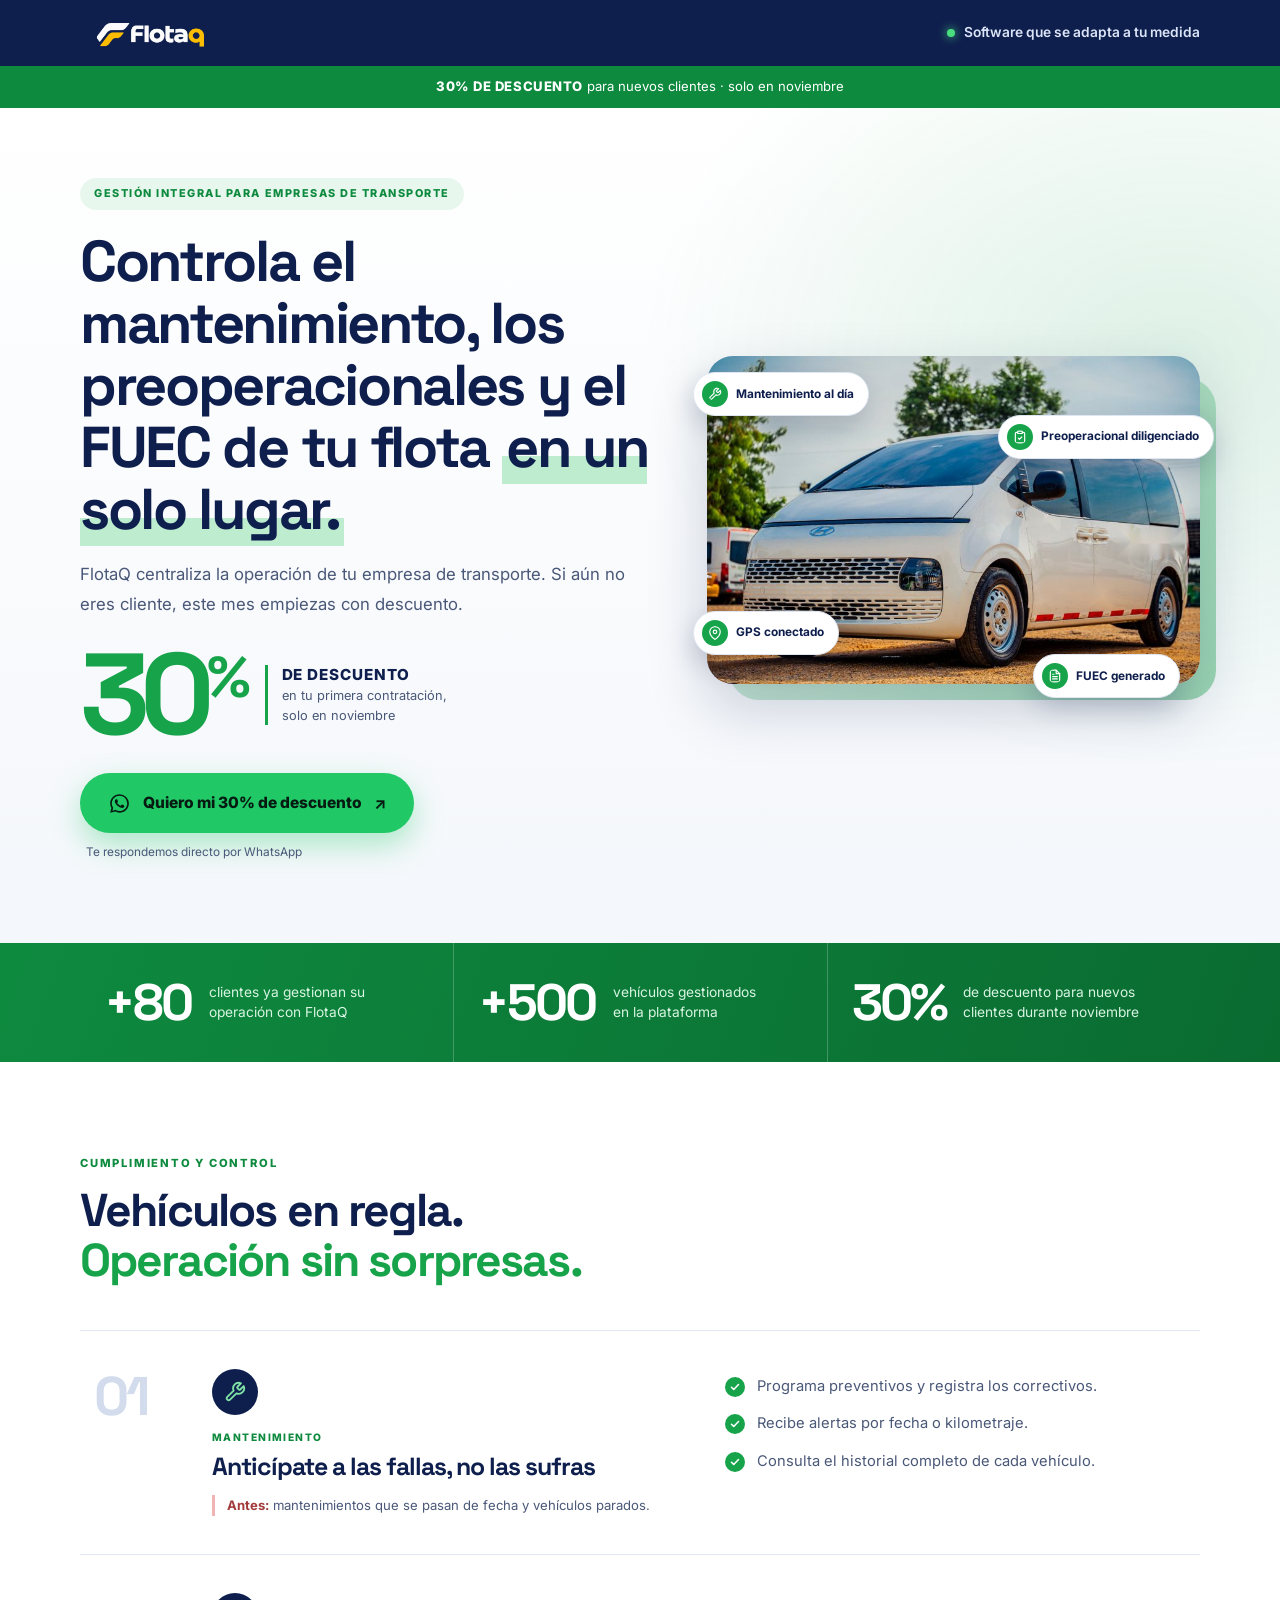
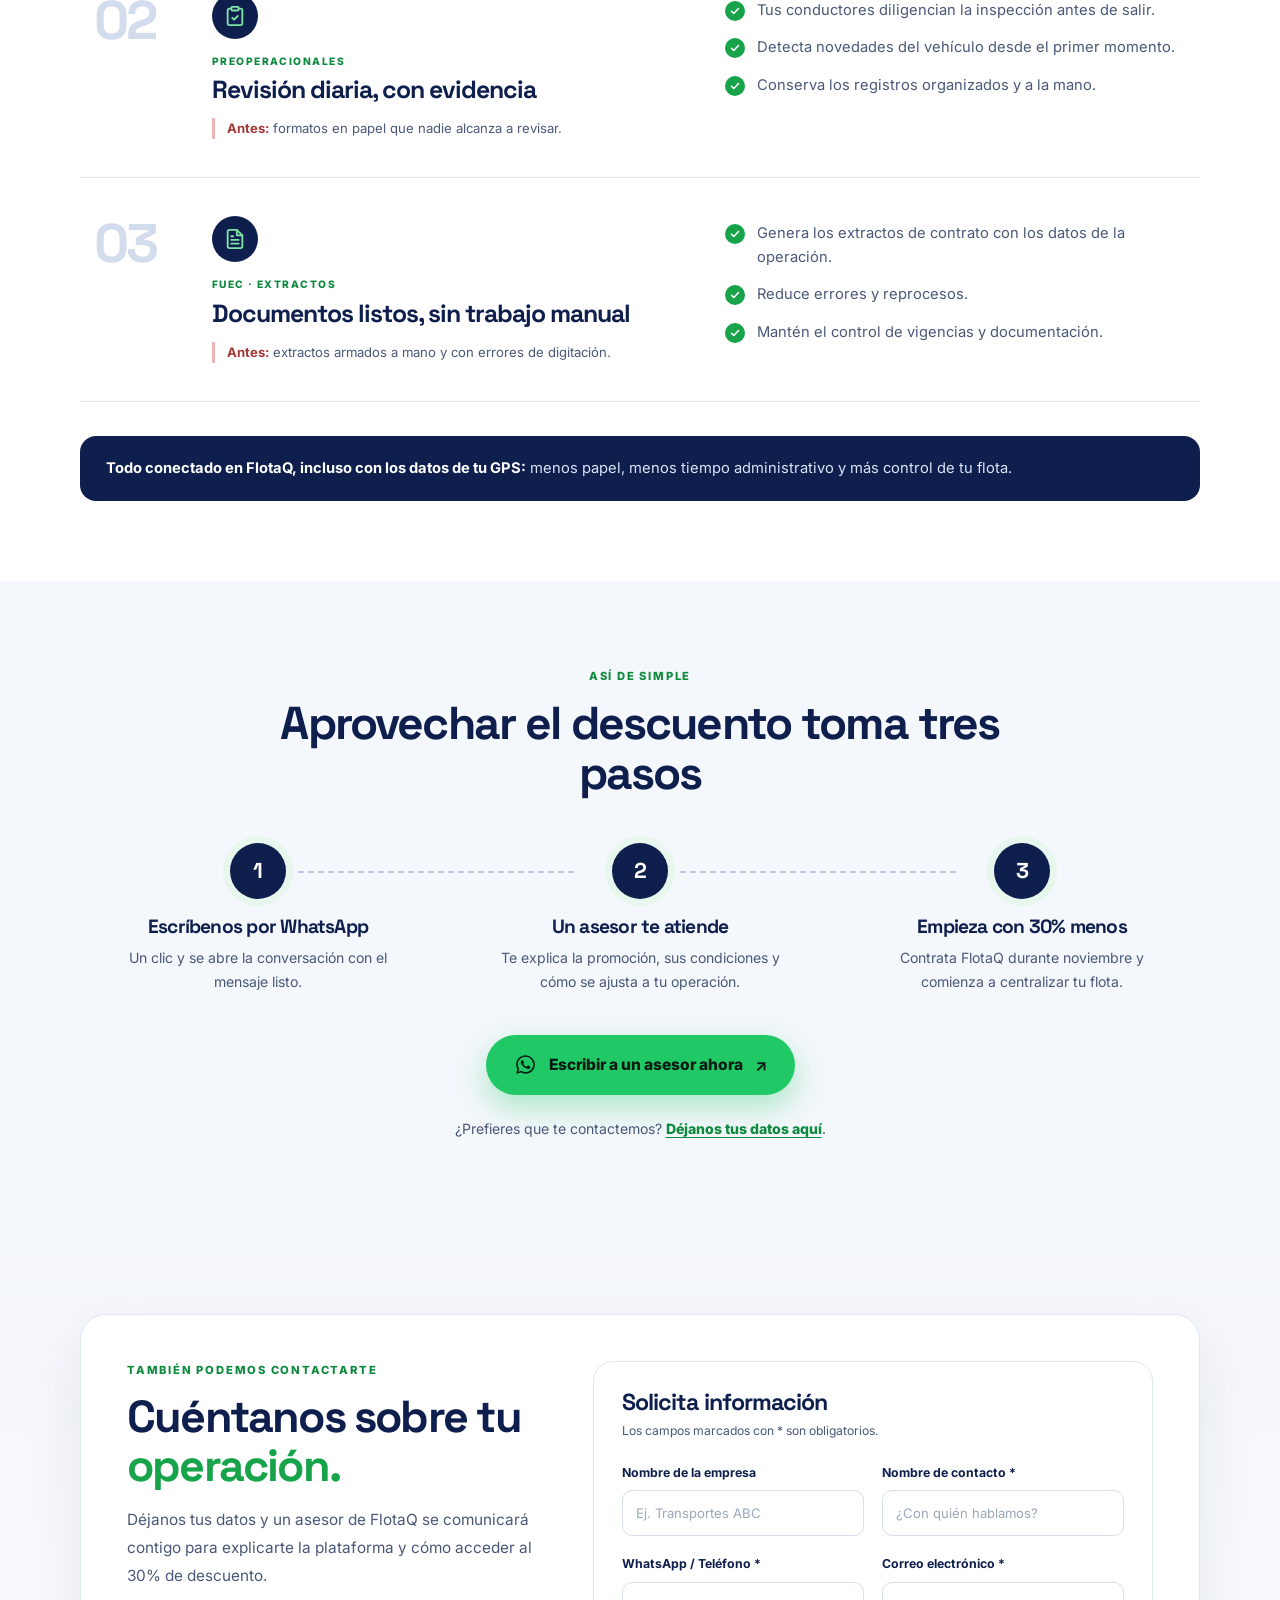
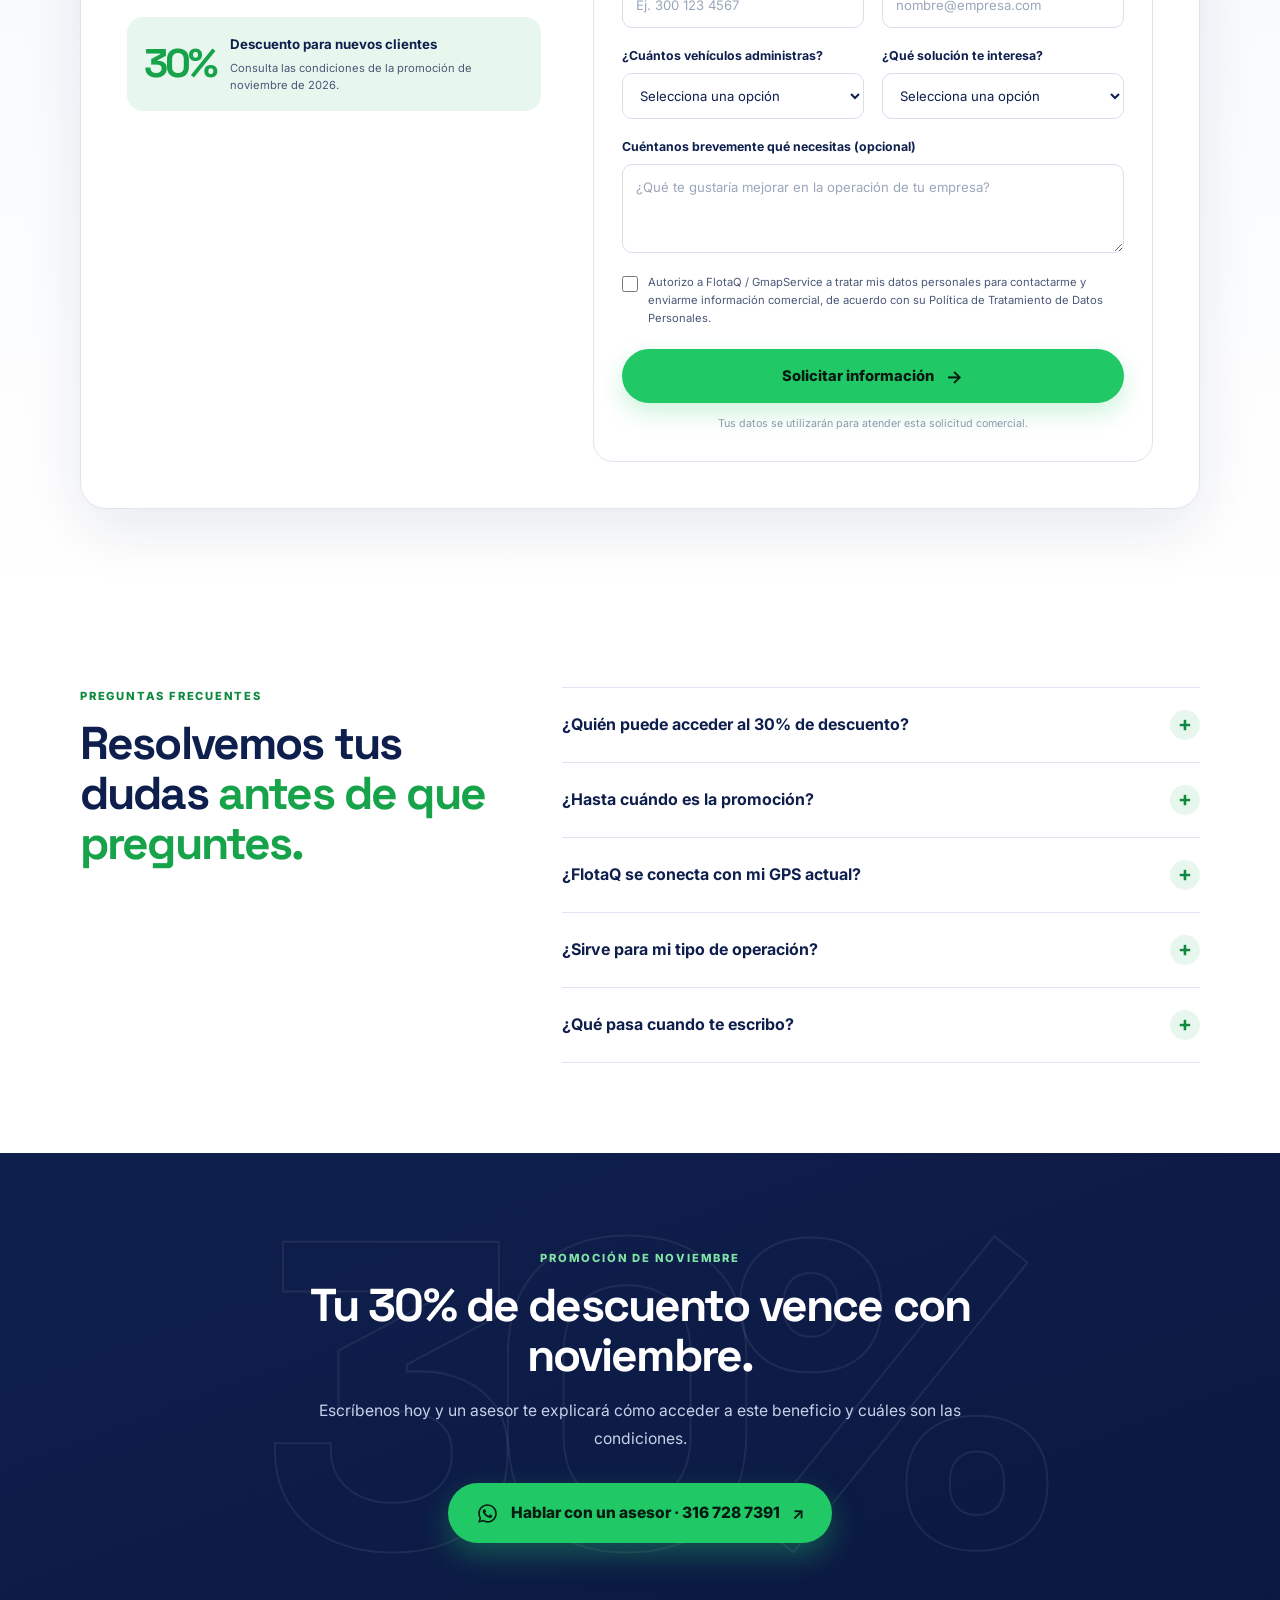
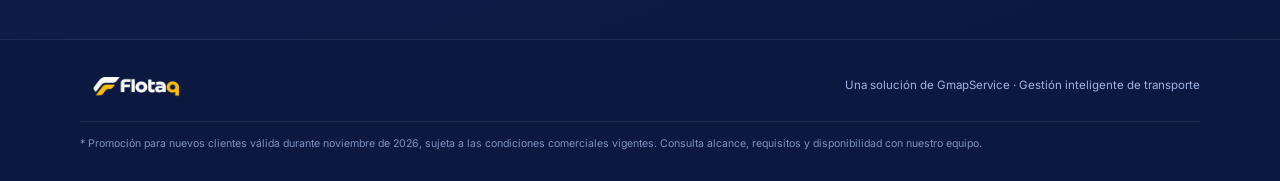
<file: landings/flotaq/promociones/nuevos-clientes.html>
<!DOCTYPE html>
<html lang="es">
<head>
 <script async src="https://www.googletagmanager.com/gtm.js?id=GTM-MG6K5VS6"></script>
<script>
  window.dataLayer = window.dataLayer || [];
  function gtag(){dataLayer.push(arguments);}
  gtag('js', new Date());
</script>
<meta charset="utf-8">
<meta name="viewport" content="width=device-width, initial-scale=1">
<title>Software para flotas: mantenimiento, preoperacionales y FUEC | 30% dto. | FlotaQ</title>
<meta name="description" content="Controla el mantenimiento, los preoperacionales y el FUEC de tu flota en un solo lugar. 30% de descuento para nuevos clientes durante noviembre. Escríbenos por WhatsApp.">
<meta name="theme-color" content="#0f1f4d">
<link rel="preconnect" href="https://fonts.googleapis.com">
<link rel="preconnect" href="https://fonts.gstatic.com" crossorigin>
<link href="https://fonts.googleapis.com/css2?family=Space+Grotesk:wght@500;700&family=Inter:wght@400;500;600;700;800&display=swap" rel="stylesheet">
<link rel="stylesheet" href="./promo.css">
<link rel="icon" href="../../../assets/logos/flotaq.png" type="image/png">
<!-- Pega aquí la etiqueta de Google (gtag.js) de tu cuenta de Google Ads para medir conversiones -->
</head>
<body class="promo-page promo-new">

<svg width="0" height="0" style="position:absolute" aria-hidden="true">
 <symbol id="wa" viewBox="0 0 32 32"><path fill="currentColor" d="M16.04 3C8.88 3 3.05 8.75 3.05 15.83c0 2.27.6 4.49 1.74 6.44L3 29l6.94-1.8a13.1 13.1 0 0 0 6.1 1.5h.01c7.16 0 12.99-5.75 12.99-12.83 0-3.43-1.36-6.65-3.83-9.08A13.02 13.02 0 0 0 16.04 3zm0 23.52h-.01c-1.9 0-3.76-.5-5.39-1.44l-.39-.23-4.12 1.07 1.1-4-.25-.4a10.57 10.57 0 0 1-1.63-5.69c0-5.86 4.8-10.62 10.7-10.62 2.86 0 5.55 1.1 7.57 3.1a10.5 10.5 0 0 1 3.14 7.52c0 5.86-4.8 10.62-10.72 10.62zm5.88-7.95c-.32-.16-1.9-.93-2.2-1.03-.3-.11-.51-.16-.73.16-.21.32-.83 1.03-1.02 1.24-.19.22-.38.24-.7.08-.32-.16-1.35-.5-2.57-1.58-.95-.83-1.59-1.86-1.78-2.18-.19-.32-.02-.49.14-.65.14-.14.32-.38.48-.57.16-.19.21-.32.32-.54.1-.21.05-.4-.03-.56-.08-.16-.73-1.73-1-2.37-.26-.62-.53-.54-.73-.55h-.62c-.22 0-.57.08-.87.4-.3.32-1.14 1.1-1.14 2.67s1.17 3.1 1.33 3.32c.16.21 2.3 3.48 5.57 4.88.78.34 1.39.54 1.87.69.79.25 1.5.22 2.07.13.63-.1 1.9-.77 2.17-1.51.27-.75.27-1.4.19-1.52-.08-.13-.3-.21-.62-.37z"/></symbol>
 <symbol id="i-tool" viewBox="0 0 24 24" fill="none" stroke="currentColor" stroke-width="2" stroke-linecap="round" stroke-linejoin="round"><path d="M14.7 6.3a1 1 0 0 0 0 1.4l1.6 1.6a1 1 0 0 0 1.4 0l3.77-3.77a6 6 0 0 1-7.94 7.94l-6.91 6.91a2.12 2.12 0 0 1-3-3l6.91-6.91a6 6 0 0 1 7.94-7.94l-3.76 3.76z"/></symbol>
 <symbol id="i-check-list" viewBox="0 0 24 24" fill="none" stroke="currentColor" stroke-width="2" stroke-linecap="round" stroke-linejoin="round"><path d="M16 4h2a2 2 0 0 1 2 2v14a2 2 0 0 1-2 2H6a2 2 0 0 1-2-2V6a2 2 0 0 1 2-2h2"/><rect x="8" y="2" width="8" height="4" rx="1"/><path d="m9 14 2 2 4-4"/></symbol>
 <symbol id="i-doc" viewBox="0 0 24 24" fill="none" stroke="currentColor" stroke-width="2" stroke-linecap="round" stroke-linejoin="round"><path d="M14 2H6a2 2 0 0 0-2 2v16a2 2 0 0 0 2 2h12a2 2 0 0 0 2-2V8z"/><path d="M14 2v6h6M16 13H8M16 17H8M10 9H8"/></symbol>
 <symbol id="i-pin" viewBox="0 0 24 24" fill="none" stroke="currentColor" stroke-width="2" stroke-linecap="round" stroke-linejoin="round"><path d="M21 10c0 7-9 13-9 13S3 17 3 10a9 9 0 0 1 18 0z"/><circle cx="12" cy="10" r="3"/></symbol>
 <symbol id="i-check" viewBox="0 0 24 24" fill="none" stroke="currentColor" stroke-width="3.2" stroke-linecap="round" stroke-linejoin="round"><path d="m5 12.5 4.5 4.5L19 7"/></symbol>
</svg>

<nav class="topbar">
  <div class="wrap topbar-inner">
    <span class="brand"><img src="../../../assets/logos/flotaq.png" alt="FlotaQ"></span>
    <span class="tagline"><i></i>Software que se adapta a tu medida</span>
  </div>
</nav>

<div class="promo-bar">
 <div class="wrap promo-inner">
  <span class="promo-main"><b>30% DE DESCUENTO</b> para nuevos clientes · solo en noviembre</span>
  <span class="promo-count" id="countdown">Termina en <b data-d>--</b>d <b data-h>--</b>h <b data-m>--</b>m <b data-s>--</b>s</span>
 </div>
</div>

<header class="hero">
 <div class="wrap hero-grid">
  <div class="hero-copy">
   <span class="eyebrow">GESTIÓN INTEGRAL PARA EMPRESAS DE TRANSPORTE</span>
   <h1>Controla el mantenimiento, los preoperacionales y el FUEC de tu flota <span class="hl">en un solo lugar.</span></h1>
   <p class="lead">FlotaQ centraliza la operación de tu empresa de transporte. Si aún no eres cliente, este mes empiezas con descuento.</p>
   <div class="offer-row">
    <div class="big-offer"><span class="big-num">30<i>%</i></span><span class="big-txt"><b>DE DESCUENTO</b>en tu primera contratación,<br>solo en noviembre</span></div>
    <div class="cta-col">
     <a class="whatsapp-cta" data-cta="hero" href="https://wa.me/573167287391?text=Hola%2C%20vi%20su%20anuncio%20en%20Google%20y%20quiero%20conocer%20la%20promoci%C3%B3n%20del%2030%25%20de%20descuento%20en%20FlotaQ%20%28mantenimiento%2C%20preoperacionales%20y%20FUEC%29.%20%C2%BFMe%20pueden%20dar%20informaci%C3%B3n%3F" target="_blank" rel="noopener noreferrer">
      <svg class="wa-i" aria-hidden="true"><use href="#wa"/></svg>
      <span>Quiero mi 30% de descuento</span><b>↗</b>
     </a>
     <div class="phone-note">Te respondemos directo por WhatsApp</div>
    </div>
   </div>
  </div>

  <figure class="photo">
   <div class="photo-img">
    <img src="./flota-hero-1400.jpg" srcset="./flota-hero-800.jpg 800w, ./flota-hero-1400.jpg 1400w" sizes="(max-width:900px) 92vw, 540px" width="1400" height="933" alt="Camioneta de transporte de pasajeros de una flota gestionada con FlotaQ" fetchpriority="high">
   </div>
   <span class="chip c1"><svg aria-hidden="true"><use href="#i-tool"/></svg>Mantenimiento al día</span>
   <span class="chip c2"><svg aria-hidden="true"><use href="#i-check-list"/></svg>Preoperacional diligenciado</span>
   <span class="chip c3"><svg aria-hidden="true"><use href="#i-pin"/></svg>GPS conectado</span>
   <span class="chip c4"><svg aria-hidden="true"><use href="#i-doc"/></svg>FUEC generado</span>
  </figure>
 </div>
</header>

<section class="stats-section" aria-label="FlotaQ en cifras">
 <div class="wrap stats-grid">
  <div class="stat"><b>+80</b><span>clientes ya gestionan su<br>operación con FlotaQ</span></div>
  <div class="stat"><b>+500</b><span>vehículos gestionados<br>en la plataforma</span></div>
  <div class="stat"><b>30%</b><span>de descuento para nuevos<br>clientes durante noviembre</span></div>
 </div>
</section>

<section class="features-section">
 <div class="wrap">
  <div class="section-heading"><span class="kicker">CUMPLIMIENTO Y CONTROL</span><h2>Vehículos en regla.<br><span class="accent">Operación sin sorpresas.</span></h2></div>
  <div class="feature-list">
   <article class="feature">
    <div class="f-num">01</div>
    <div class="f-main">
     <span class="f-icon"><svg aria-hidden="true"><use href="#i-tool"/></svg></span>
     <span class="module-tag">MANTENIMIENTO</span>
     <h3>Anticípate a las fallas, no las sufras</h3>
     <p class="f-pain"><b>Antes:</b> mantenimientos que se pasan de fecha y vehículos parados.</p>
    </div>
    <ul class="f-list">
     <li><svg aria-hidden="true"><use href="#i-check"/></svg>Programa preventivos y registra los correctivos.</li>
     <li><svg aria-hidden="true"><use href="#i-check"/></svg>Recibe alertas por fecha o kilometraje.</li>
     <li><svg aria-hidden="true"><use href="#i-check"/></svg>Consulta el historial completo de cada vehículo.</li>
    </ul>
   </article>
   <article class="feature">
    <div class="f-num">02</div>
    <div class="f-main">
     <span class="f-icon"><svg aria-hidden="true"><use href="#i-check-list"/></svg></span>
     <span class="module-tag">PREOPERACIONALES</span>
     <h3>Revisión diaria, con evidencia</h3>
     <p class="f-pain"><b>Antes:</b> formatos en papel que nadie alcanza a revisar.</p>
    </div>
    <ul class="f-list">
     <li><svg aria-hidden="true"><use href="#i-check"/></svg>Tus conductores diligencian la inspección antes de salir.</li>
     <li><svg aria-hidden="true"><use href="#i-check"/></svg>Detecta novedades del vehículo desde el primer momento.</li>
     <li><svg aria-hidden="true"><use href="#i-check"/></svg>Conserva los registros organizados y a la mano.</li>
    </ul>
   </article>
   <article class="feature">
    <div class="f-num">03</div>
    <div class="f-main">
     <span class="f-icon"><svg aria-hidden="true"><use href="#i-doc"/></svg></span>
     <span class="module-tag">FUEC · EXTRACTOS</span>
     <h3>Documentos listos, sin trabajo manual</h3>
     <p class="f-pain"><b>Antes:</b> extractos armados a mano y con errores de digitación.</p>
    </div>
    <ul class="f-list">
     <li><svg aria-hidden="true"><use href="#i-check"/></svg>Genera los extractos de contrato con los datos de la operación.</li>
     <li><svg aria-hidden="true"><use href="#i-check"/></svg>Reduce errores y reprocesos.</li>
     <li><svg aria-hidden="true"><use href="#i-check"/></svg>Mantén el control de vigencias y documentación.</li>
    </ul>
   </article>
  </div>
  <p class="features-note"><b>Todo conectado en FlotaQ, incluso con los datos de tu GPS:</b> menos papel, menos tiempo administrativo y más control de tu flota.</p>
 </div>
</section>

<section class="steps-section">
 <div class="wrap">
  <div class="section-heading center"><span class="kicker">ASÍ DE SIMPLE</span><h2>Aprovechar el descuento toma tres pasos</h2></div>
  <ol class="steps-grid">
   <li><span class="step-n">1</span><h3>Escríbenos por WhatsApp</h3><p>Un clic y se abre la conversación con el mensaje listo.</p></li>
   <li><span class="step-n">2</span><h3>Un asesor te atiende</h3><p>Te explica la promoción, sus condiciones y cómo se ajusta a tu operación.</p></li>
   <li><span class="step-n">3</span><h3>Empieza con 30% menos</h3><p>Contrata FlotaQ durante noviembre y comienza a centralizar tu flota.</p></li>
  </ol>
  <div class="steps-cta">
   <a class="whatsapp-cta" data-cta="steps" href="https://wa.me/573167287391?text=Hola%2C%20vi%20su%20anuncio%20en%20Google%20y%20quiero%20conocer%20la%20promoci%C3%B3n%20del%2030%25%20de%20descuento%20en%20FlotaQ%20%28mantenimiento%2C%20preoperacionales%20y%20FUEC%29.%20%C2%BFMe%20pueden%20dar%20informaci%C3%B3n%3F" target="_blank" rel="noopener noreferrer">
    <svg class="wa-i" aria-hidden="true"><use href="#wa"/></svg>
    <span>Escribir a un asesor ahora</span><b>↗</b>
   </a>
   </div>
   <p class="steps-form-link">
    ¿Prefieres que te contactemos? <a href="#formulario-contacto">Déjanos tus datos aquí</a>.
   </p>
  </div>
 </section>

<section class="lead-section" id="formulario-contacto">
 <div class="wrap">
  <div class="lead-card">
   <div class="lead-intro">
    <span class="kicker">TAMBIÉN PODEMOS CONTACTARTE</span>
    <h2>Cuéntanos sobre tu <span class="accent">operación.</span></h2>
    <p>Déjanos tus datos y un asesor de FlotaQ se comunicará contigo para explicarte la plataforma y cómo acceder al 30% de descuento.</p>
    <div class="lead-benefit"><span>30%</span><div><b>Descuento para nuevos clientes</b><small>Consulta las condiciones de la promoción de noviembre de 2026.</small></div></div>
   </div>

   <form id="flotaq-lead-form" class="lead-form" action="https://formspree.io/f/xrpqpjyd" method="POST">
    <input type="hidden" name="_subject" value="Nuevo prospecto desde la landing de FlotaQ">
    <input type="hidden" name="origen" value="Landing promocional FlotaQ">
    <input type="hidden" name="utm_source" id="lead-utm-source">
    <input type="hidden" name="utm_medium" id="lead-utm-medium">
    <input type="hidden" name="utm_campaign" id="lead-utm-campaign">
    <input type="hidden" name="utm_term" id="lead-utm-term">
    <input type="hidden" name="utm_content" id="lead-utm-content">
    <input type="hidden" name="gclid" id="lead-gclid">
    <input type="hidden" name="gbraid" id="lead-gbraid">
    <input type="hidden" name="wbraid" id="lead-wbraid">
    <input type="hidden" name="pagina_origen" id="lead-page-url">
    <input type="hidden" name="referente" id="lead-referrer">

    <!-- Campo anti-spam: debe permanecer vacío y oculto. -->
    <div class="lead-honeypot" aria-hidden="true">
     <label for="lead-website">No completar este campo</label>
     <input type="text" id="lead-website" name="_gotcha" tabindex="-1" autocomplete="off">
    </div>

    <div class="lead-form-heading">
     <h3>Solicita información</h3>
     <p>Los campos marcados con * son obligatorios.</p>
    </div>

    <div class="lead-fields">
     <div class="lead-field">
      <label for="lead-company">Nombre de la empresa</label>
      <input type="text" id="lead-company" name="empresa" placeholder="Ej. Transportes ABC" autocomplete="organization" maxlength="120">
     </div>
     <div class="lead-field">
      <label for="lead-name">Nombre de contacto *</label>
      <input type="text" id="lead-name" name="nombre" placeholder="¿Con quién hablamos?" autocomplete="name" required maxlength="100">
     </div>
     <div class="lead-field">
      <label for="lead-phone">WhatsApp / Teléfono *</label>
      <input type="tel" id="lead-phone" name="telefono" placeholder="Ej. 300 123 4567" autocomplete="tel" inputmode="tel" required maxlength="30">
     </div>
     <div class="lead-field">
      <label for="lead-email">Correo electrónico *</label>
      <input type="email" id="lead-email" name="email" placeholder="nombre@empresa.com" autocomplete="email" required maxlength="150">
     </div>
     <div class="lead-field">
      <label for="lead-vehicles">¿Cuántos vehículos administras?</label>
      <select id="lead-vehicles" name="cantidad_vehiculos">
       <option value="">Selecciona una opción</option>
       <option>1 a 10 vehículos</option>
       <option>11 a 30 vehículos</option>
       <option>31 a 50 vehículos</option>
       <option>51 a 100 vehículos</option>
       <option>Más de 100 vehículos</option>
      </select>
     </div>
     <div class="lead-field">
      <label for="lead-interest">¿Qué solución te interesa?</label>
      <select id="lead-interest" name="solucion_interes">
       <option value="">Selecciona una opción</option>
       <option>Gestión integral de flotas</option>
       <option>Gestión de transporte</option>
       <option>Mantenimiento vehicular</option>
       <option>Preoperacionales</option>
       <option>FUEC y extractos</option>
       <option>Monitoreo GPS</option>
       <option>Gestión de conductores</option>
      </select>
     </div>
     <div class="lead-field lead-field-full">
      <label for="lead-message">Cuéntanos brevemente qué necesitas (opcional)</label>
      <textarea id="lead-message" name="mensaje" rows="3" placeholder="¿Qué te gustaría mejorar en la operación de tu empresa?" maxlength="1000"></textarea>
     </div>
    </div>

    <label class="lead-consent">
     <input type="checkbox" name="autorizacion_tratamiento_datos" value="Acepto" required>
     <span>Autorizo a FlotaQ / GmapService a tratar mis datos personales para contactarme y enviarme información comercial, de acuerdo con su <a href="./politica-de-privacidad.html" target="_blank" rel="noopener noreferrer">Política de Tratamiento de Datos Personales</a>.</span>
    </label>

    <button type="submit" class="lead-submit">
     <span class="lead-submit-text">Solicitar información</span><b aria-hidden="true">→</b>
    </button>
    <p class="lead-privacy-note">Tus datos se utilizarán para atender esta solicitud comercial.</p>
    <div class="lead-feedback" id="lead-feedback" role="status" aria-live="polite" hidden></div>
   </form>
  </div>
 </div>
</section>

<section class="faq-section">
 <div class="wrap faq-grid">
  <div class="faq-head"><span class="kicker">PREGUNTAS FRECUENTES</span><h2>Resolvemos tus dudas <span class="accent">antes de que preguntes.</span></h2></div>
  <div class="faq-list">
   <details><summary>¿Quién puede acceder al 30% de descuento?</summary><p>Las empresas que aún no son clientes de FlotaQ, durante noviembre. Un asesor te confirma las condiciones vigentes.</p></details>
   <details><summary>¿Hasta cuándo es la promoción?</summary><p>Durante todo noviembre de 2026. Después de esa fecha el beneficio deja de estar disponible.</p></details>
   <details><summary>¿FlotaQ se conecta con mi GPS actual?</summary><p>FlotaQ puede integrarse con diferentes plataformas y proveedores GPS, según compatibilidad y alcance técnico. Escríbenos y revisamos tu caso.</p></details>
   <details><summary>¿Sirve para mi tipo de operación?</summary><p>Está pensado para empresas de transporte con flota. Cuéntanos cómo operas y te explicamos cómo se ajusta.</p></details>
   <details><summary>¿Qué pasa cuando te escribo?</summary><p>Un asesor te responde directamente por WhatsApp, resuelve tus preguntas y te explica cómo acceder a la promoción.</p></details>
  </div>
 </div>
</section>

<section class="closing-section">
 <div class="closing-mark" aria-hidden="true">30%</div>
 <div class="wrap closing-inner">
  <span class="kicker">PROMOCIÓN DE NOVIEMBRE</span>
  <h2>Tu 30% de descuento vence con noviembre.</h2>
  <p>Escríbenos hoy y un asesor te explicará cómo acceder a este beneficio y cuáles son las condiciones.</p>
  <a class="whatsapp-cta" data-cta="closing" href="https://wa.me/573167287391?text=Hola%2C%20vi%20su%20anuncio%20en%20Google%20y%20quiero%20conocer%20la%20promoci%C3%B3n%20del%2030%25%20de%20descuento%20en%20FlotaQ%20%28mantenimiento%2C%20preoperacionales%20y%20FUEC%29.%20%C2%BFMe%20pueden%20dar%20informaci%C3%B3n%3F" target="_blank" rel="noopener noreferrer">
   <svg class="wa-i" aria-hidden="true"><use href="#wa"/></svg>
   <span>Hablar con un asesor · 316 728 7391</span><b>↗</b>
  </a>
 </div>
</section>

<footer class="footer">
 <div class="wrap footer-inner"><img src="../../../assets/logos/flotaq.png" alt="FlotaQ"><span>Una solución de GmapService · Gestión inteligente de transporte</span></div>
 <div class="wrap footer-note">* Promoción para nuevos clientes válida durante noviembre de 2026, sujeta a las condiciones comerciales vigentes. Consulta alcance, requisitos y disponibilidad con nuestro equipo.</div>
</footer>

<div class="sticky-cta">
 <a class="whatsapp-cta" data-cta="sticky" href="https://wa.me/573167287391?text=Hola%2C%20vi%20su%20anuncio%20en%20Google%20y%20quiero%20conocer%20la%20promoci%C3%B3n%20del%2030%25%20de%20descuento%20en%20FlotaQ%20%28mantenimiento%2C%20preoperacionales%20y%20FUEC%29.%20%C2%BFMe%20pueden%20dar%20informaci%C3%B3n%3F" target="_blank" rel="noopener noreferrer">
  <svg class="wa-i" aria-hidden="true"><use href="#wa"/></svg>
  <span>Quiero mi 30% por WhatsApp</span><b>↗</b>
 </a>
</div>

<script>
(function(){
  // Seguimiento de clics a WhatsApp (requiere la etiqueta gtag de Google Ads)
  document.querySelectorAll('[data-cta]').forEach(function(a){
    a.addEventListener('click',function(){
      if(window.gtag){gtag('event','whatsapp_click',{cta_location:a.getAttribute('data-cta')});}
    });
  });
  // Captura los parámetros de campaña para identificar el origen del prospecto.
  var params = new URLSearchParams(window.location.search);
  ['utm_source','utm_medium','utm_campaign','utm_term','utm_content'].forEach(function(key){
    var field = document.getElementById('lead-' + key.replace('_','-'));
    if(field) field.value = params.get(key) || '';
  });
  ['gclid','gbraid','wbraid'].forEach(function(key){
    var field = document.getElementById('lead-' + key);
    if(field) field.value = params.get(key) || '';
  });
  var pageUrl = document.getElementById('lead-page-url');
  var referrer = document.getElementById('lead-referrer');
  if(pageUrl) pageUrl.value = window.location.href;
  if(referrer) referrer.value = document.referrer || 'Acceso directo';

  // Envío AJAX a Formspree: el visitante permanece en la landing.
  var leadForm = document.getElementById('flotaq-lead-form');
  var feedback = document.getElementById('lead-feedback');
  if(leadForm && feedback){
    leadForm.addEventListener('submit', function(event){
      event.preventDefault();
      if(!leadForm.reportValidity()) return;

      var submitButton = leadForm.querySelector('.lead-submit');
      var submitText = leadForm.querySelector('.lead-submit-text');
      var originalText = submitText.textContent;
      submitButton.disabled = true;
      submitText.textContent = 'Enviando...';
      feedback.hidden = true;
      feedback.className = 'lead-feedback';

      fetch(leadForm.action, {
        method: 'POST',
        body: new FormData(leadForm),
        headers: { 'Accept': 'application/json' }
      })
      .then(function(response){
        if(!response.ok){
          return response.json().then(function(data){
            throw new Error(data.errors ? data.errors.map(function(item){return item.message;}).join(' ') : 'No fue posible enviar la solicitud.');
          });
        }
        return response.json();
      })
      .then(function(){
        feedback.textContent = '¡Gracias por contactarnos! Recibimos tus datos. Un asesor de FlotaQ se comunicará contigo pronto.';
        feedback.classList.add('is-success');
        feedback.hidden = false;
        leadForm.reset();
        if(window.gtag){gtag('event','generate_lead',{form_name:'formulario_landing_flotaq'});}
      })
      .catch(function(error){
        feedback.textContent = error.message || 'Ocurrió un error al enviar tus datos. Inténtalo nuevamente o escríbenos por WhatsApp.';
        feedback.classList.add('is-error');
        feedback.hidden = false;
      })
      .finally(function(){
        submitButton.disabled = false;
        submitText.textContent = originalText;
      });
    });
  }

  // Cuenta regresiva hasta el fin de noviembre (hora de Colombia, UTC-5)
  var box=document.getElementById('countdown');
  if(!box)return;
  var end=new Date('2026-12-01T00:00:00-05:00').getTime();
  var d=box.querySelector('[data-d]'),h=box.querySelector('[data-h]'),m=box.querySelector('[data-m]'),s=box.querySelector('[data-s]');
  function p(n){return n<10?'0'+n:''+n;}
  var timer;
  function tick(){
    var t=Math.floor((end-Date.now())/1000);
    if(t<=0){box.style.display='none';clearInterval(timer);return;}
    d.textContent=p(Math.floor(t/86400));
    h.textContent=p(Math.floor(t%86400/3600));
    m.textContent=p(Math.floor(t%3600/60));
    s.textContent=p(t%60);
  }
  timer=setInterval(tick,1000);
  tick();
})();
</script>
</body>
</html>
</file>
<file: assets/css/style.css>
:root{
  --bg:#04070f; --bg2:#070d1a; --panel:#0a1220; --line:rgba(120,180,255,.12);
  --txt:#e8f0fa; --mut:#8fa3bd; --cyan:#4b83a5; --green:#f5b51b;
  --violet:#5968c8; --grad:linear-gradient(100deg,#4b83a5,#f5b51b);
  --r:18px;
}
*{margin:0;padding:0;box-sizing:border-box}
html{scroll-behavior:smooth}
body{background:var(--bg);color:var(--txt);font-family:'Inter',system-ui,sans-serif;overflow-x:hidden;line-height:1.6}
h1,h2,h3,h4,.sg{font-family:'Space Grotesk',sans-serif;letter-spacing:-.02em}
::selection{background:rgba(75,131,165,.35)}
a{color:inherit;text-decoration:none}
img{max-width:100%}
.wrap{width:min(1180px,92%);margin:0 auto}
.grad-txt{background:var(--grad);-webkit-background-clip:text;background-clip:text;color:transparent}
.mono{font-family:'JetBrains Mono',monospace}

/* ---------- Fondo global ---------- */
.bg-grid{position:fixed;inset:0;z-index:-2;background:
  radial-gradient(ellipse 60% 45% at 75% 0%,rgba(75,131,165,.10),transparent 60%),
  radial-gradient(ellipse 50% 40% at 10% 90%,rgba(245,181,27,.08),transparent 60%),
  radial-gradient(ellipse 40% 35% at 50% 55%,rgba(89,104,200,.06),transparent 60%);}
.bg-grid::after{content:"";position:absolute;inset:0;
  background-image:linear-gradient(rgba(120,180,255,.05) 1px,transparent 1px),
                   linear-gradient(90deg,rgba(120,180,255,.05) 1px,transparent 1px);
  background-size:44px 44px;
  mask-image:radial-gradient(ellipse 90% 70% at 50% 30%,#000 30%,transparent 100%);}

/* ---------- Nav ---------- */
nav{position:fixed;top:0;left:0;right:0;z-index:100;transition:.35s;border-bottom:1px solid transparent}
nav.scrolled{background:rgba(4,7,15,.78);backdrop-filter:blur(16px);border-bottom-color:var(--line)}
.nav-in{display:flex;align-items:center;justify-content:space-between;height:74px}
.logo{display:flex;align-items:center;gap:10px;font-family:'Space Grotesk';font-weight:700;font-size:1.15rem}
.logo .dot{width:11px;height:11px;border-radius:50%;background:var(--green);box-shadow:0 0 12px var(--green);animation:blink 2s infinite}
@keyframes blink{50%{opacity:.35}}
.nav-links{display:flex;align-items:center;gap:30px;font-size:.92rem;color:var(--mut)}
.nav-links a{transition:.25s;position:relative}
.nav-links a:not(.btn-a):hover{color:var(--txt)}
.nav-links a:not(.btn-a)::after{content:"";position:absolute;left:0;bottom:-6px;width:0;height:2px;background:var(--grad);transition:.3s;border-radius:2px}
.nav-links a:hover::after{width:100%}
.btn-a{display:inline-flex;align-items:center;gap:8px;padding:10px 22px;border-radius:100px;font-weight:600;font-size:.9rem;transition:.3s;cursor:pointer;border:0}
.btn-p{background:var(--grad);color:#03131a;box-shadow:0 8px 28px rgba(245,181,27,.28)}
.btn-p:hover{transform:translateY(-2px);box-shadow:0 12px 36px rgba(75,131,165,.38)}
.btn-g{background:rgba(120,180,255,.06);color:var(--txt);border:1px solid var(--line)}
.btn-g:hover{border-color:rgba(75,131,165,.5);background:rgba(75,131,165,.08)}
#burger{display:none;background:none;border:1px solid var(--line);border-radius:10px;color:var(--txt);width:44px;height:44px;font-size:1.2rem;cursor:pointer}
@media(max-width:900px){
  .nav-links{position:fixed;inset:74px 0 auto 0;flex-direction:column;align-items:flex-start;gap:0;background:rgba(4,7,15,.97);backdrop-filter:blur(20px);border-bottom:1px solid var(--line);padding:10px 4%;transform:translateY(-130%);transition:.4s}
  .nav-links.open{transform:translateY(0)}
  .nav-links a{width:100%;padding:14px 0;border-bottom:1px solid rgba(120,180,255,.06)}
  .nav-links a::after{display:none}
  .nav-links .btn-a{margin:14px 0 20px;width:100%;justify-content:center}
  #burger{display:block}
}

/* ---------- Hero ---------- */
.hero{padding:170px 0 90px;position:relative}
.hero-grid{display:grid;grid-template-columns:1.05fr .95fr;gap:56px;align-items:center}
@media(max-width:980px){.hero-grid{grid-template-columns:1fr}}
.eyebrow{display:inline-flex;align-items:center;gap:10px;padding:8px 18px;border:1px solid var(--line);border-radius:100px;font-size:.78rem;letter-spacing:.14em;text-transform:uppercase;color:var(--green);background:rgba(245,181,27,.06);margin-bottom:26px}
.eyebrow i{width:7px;height:7px;border-radius:50%;background:var(--green);box-shadow:0 0 10px var(--green);animation:blink 1.6s infinite}
.hero h1{font-size:clamp(2.3rem,4.6vw,3.7rem);line-height:1.08;margin-bottom:22px}
.hero .lead{color:var(--mut);font-size:1.12rem;max-width:540px;margin-bottom:34px}
.hero .lead b{color:var(--txt)}
.cta{display:flex;gap:14px;flex-wrap:wrap;margin-bottom:44px}
.hero-feat{display:flex;gap:26px;flex-wrap:wrap}
.hero-feat .hf{display:flex;gap:12px;align-items:flex-start;max-width:250px}
.hf .ic{width:42px;height:42px;flex:0 0 42px;border-radius:12px;display:grid;place-items:center;background:rgba(75,131,165,.1);border:1px solid rgba(75,131,165,.25);color:var(--cyan)}
.hf h4{font-size:.95rem;margin-bottom:3px}
.hf p{font-size:.82rem;color:var(--mut)}

/* Panel telemetría */
.panel{background:rgba(10,18,32,.72);border:1px solid var(--line);border-radius:22px;backdrop-filter:blur(18px);overflow:hidden;box-shadow:0 30px 80px rgba(0,0,0,.5),0 0 0 1px rgba(75,131,165,.05) inset}
.panel-bar{display:flex;align-items:center;justify-content:space-between;padding:14px 18px;border-bottom:1px solid var(--line);font-size:.75rem;color:var(--mut)}
.panel-bar .live{display:flex;align-items:center;gap:8px;color:var(--green);font-family:'JetBrains Mono';font-size:.72rem}
.live i{width:8px;height:8px;border-radius:50%;background:var(--green);box-shadow:0 0 10px var(--green);animation:blink 1.2s infinite}
#mapCanvas{display:block;width:100%;height:290px}
.panel-stats{display:grid;grid-template-columns:repeat(4,1fr);border-top:1px solid var(--line)}
.ps{padding:14px 8px;text-align:center;border-right:1px solid var(--line)}
.ps:last-child{border-right:0}
.ps b{display:block;font-family:'Space Grotesk';font-size:1.15rem;background:var(--grad);-webkit-background-clip:text;background-clip:text;color:transparent}
.ps span{font-size:.62rem;color:var(--mut);text-transform:uppercase;letter-spacing:.1em}
@media(max-width:480px){.panel-stats{grid-template-columns:repeat(2,1fr)}.ps:nth-child(2){border-right:0}}

/* ---------- Ticker ---------- */
.ticker{border-top:1px solid var(--line);border-bottom:1px solid var(--line);background:rgba(10,18,32,.5);overflow:hidden;padding:13px 0;position:relative}
.ticker-in{display:flex;gap:44px;white-space:nowrap;width:max-content;animation:tick 34s linear infinite;font-family:'JetBrains Mono';font-size:.78rem;color:var(--mut)}
.ticker-in b{color:var(--cyan)} .ticker-in em{color:var(--green);font-style:normal}
@keyframes tick{to{transform:translateX(-50%)}}

/* ---------- Secciones ---------- */
section{padding:100px 0;position:relative}
.sec-head{max-width:680px;margin-bottom:60px}
.kicker{font-family:'JetBrains Mono';font-size:.75rem;letter-spacing:.2em;text-transform:uppercase;color:var(--cyan);display:block;margin-bottom:14px}
.sec-head h2{font-size:clamp(1.8rem,3.4vw,2.6rem);line-height:1.15;margin-bottom:16px}
.sec-head p{color:var(--mut)}

/* Stats */
.stats{display:grid;grid-template-columns:repeat(4,1fr);gap:20px}
@media(max-width:820px){.stats{grid-template-columns:repeat(2,1fr)}}
.stat{background:rgba(10,18,32,.6);border:1px solid var(--line);border-radius:var(--r);padding:28px 24px;transition:.35s;position:relative;overflow:hidden}
.stat::before{content:"";position:absolute;top:0;left:0;right:0;height:2px;background:var(--grad);opacity:0;transition:.35s}
.stat:hover{transform:translateY(-5px);border-color:rgba(75,131,165,.35)}
.stat:hover::before{opacity:1}
.stat b{font-family:'Space Grotesk';font-size:2.1rem;display:block;background:var(--grad);-webkit-background-clip:text;background-clip:text;color:transparent}
.stat span{color:var(--mut);font-size:.85rem}

/* Cards */
.cards{display:grid;grid-template-columns:repeat(3,1fr);gap:22px}
@media(max-width:920px){.cards{grid-template-columns:1fr}}
.card{background:rgba(10,18,32,.55);border:1px solid var(--line);border-radius:var(--r);padding:32px;transition:.35s;position:relative}
.card:hover{transform:translateY(-6px);border-color:rgba(245,181,27,.4);box-shadow:0 24px 60px rgba(0,0,0,.45)}
.card .ic{width:52px;height:52px;border-radius:14px;display:grid;place-items:center;margin-bottom:20px;background:linear-gradient(135deg,rgba(75,131,165,.16),rgba(245,181,27,.12));border:1px solid rgba(75,131,165,.3);color:var(--cyan)}
.card h3{font-size:1.15rem;margin-bottom:10px}
.card p{color:var(--mut);font-size:.9rem}
.card .tag{display:inline-block;margin-top:16px;font-family:'JetBrains Mono';font-size:.68rem;color:var(--green);border:1px solid rgba(245,181,27,.3);padding:4px 12px;border-radius:100px}

/* Plataforma pasos */
.steps{display:grid;grid-template-columns:repeat(3,1fr);gap:22px}
@media(max-width:920px){.steps{grid-template-columns:1fr}}
.step{padding:34px;border-radius:var(--r);border:1px solid var(--line);background:linear-gradient(180deg,rgba(10,18,32,.75),rgba(7,13,26,.4));position:relative;transition:.35s}
.step:hover{border-color:rgba(89,104,200,.45);transform:translateY(-6px)}
.step .num{font-family:'JetBrains Mono';font-size:.8rem;color:var(--violet);letter-spacing:.15em}
.step h3{margin:14px 0 10px;font-size:1.12rem}
.step p{color:var(--mut);font-size:.88rem}
.step ul{list-style:none;margin-top:16px}
.step li{font-size:.84rem;color:var(--mut);padding:7px 0 7px 22px;position:relative;border-top:1px dashed rgba(120,180,255,.12)}
.step li::before{content:"▸";position:absolute;left:0;color:var(--green)}

/* Dashboard telemetría */
.dash{display:grid;grid-template-columns:1.2fr .8fr;gap:22px}
@media(max-width:920px){.dash{grid-template-columns:1fr}}
.dash .panel{height:100%}
#chartCanvas{display:block;width:100%;height:260px}
.feed{max-height:260px;overflow:hidden;padding:8px 18px 16px;font-family:'JetBrains Mono';font-size:.74rem}
.feed div{padding:9px 0;border-bottom:1px dashed rgba(120,180,255,.12);color:var(--mut);display:flex;gap:10px;animation:fadein .5s}
.feed div b{color:var(--cyan);font-weight:500}
.feed div em{color:var(--green);font-style:normal;margin-left:auto;flex:0 0 auto}
@keyframes fadein{from{opacity:0;transform:translateY(-6px)}}

/* FAQ */
.faq{max-width:820px;margin:0 auto}
.faq details{border:1px solid var(--line);border-radius:14px;margin-bottom:14px;background:rgba(10,18,32,.55);overflow:hidden;transition:.3s}
.faq summary{cursor:pointer;padding:20px 24px;font-weight:600;font-family:'Space Grotesk';list-style:none;display:flex;justify-content:space-between;align-items:center;gap:16px}
.faq summary::-webkit-details-marker{display:none}
.faq summary::after{content:"+";font-family:'JetBrains Mono';color:var(--cyan);font-size:1.3rem;transition:.3s;flex:0 0 auto}
.faq details[open] summary::after{transform:rotate(45deg)}
.faq details[open]{border-color:rgba(75,131,165,.35)}
.faq .ans{padding:0 24px 22px;color:var(--mut);font-size:.9rem}
.faq .ans ul{margin:8px 0 0 18px}

/* Contacto */
.contact{display:grid;grid-template-columns:1fr 1fr;gap:60px;align-items:center}
@media(max-width:920px){.contact{grid-template-columns:1fr}}
.c-info{display:flex;flex-direction:column;gap:18px;margin-top:28px}
.c-item{display:flex;align-items:center;gap:14px;color:var(--mut);font-size:.95rem}
.c-item .ic{width:44px;height:44px;border-radius:12px;display:grid;place-items:center;background:rgba(245,181,27,.08);border:1px solid rgba(245,181,27,.25);color:var(--green);flex:0 0 44px}
.form{display:flex;flex-direction:column;gap:14px}
.form input,.form textarea{background:rgba(4,7,15,.7);border:1px solid var(--line);border-radius:12px;padding:15px 18px;color:var(--txt);font-family:inherit;font-size:.92rem;transition:.3s;resize:vertical}
.form input:focus,.form textarea:focus{outline:none;border-color:var(--cyan);box-shadow:0 0 0 3px rgba(75,131,165,.12)}
.form-row{display:grid;grid-template-columns:1fr 1fr;gap:14px}
@media(max-width:560px){.form-row{grid-template-columns:1fr}}

/* Footer */
footer{border-top:1px solid var(--line);padding:44px 0 34px;background:rgba(7,13,26,.6)}
.foot{display:flex;justify-content:space-between;align-items:center;gap:20px;flex-wrap:wrap;color:var(--mut);font-size:.85rem}
.foot .social{display:flex;gap:10px}
.foot .social a{width:38px;height:38px;border:1px solid var(--line);border-radius:10px;display:grid;place-items:center;color:var(--mut);transition:.3s}
.foot .social a:hover{color:var(--green);border-color:rgba(245,181,27,.4);transform:translateY(-3px)}

/* Reveal */
.rv{opacity:0;transform:translateY(28px);transition:.8s cubic-bezier(.2,.7,.3,1)}
.rv.in{opacity:1;transform:none}

/* ---------- Identidad visual GmapService / Ubion / FlotaQ ---------- */
.brand-nav{display:flex;align-items:center;background:#fff;border-radius:10px;padding:5px 10px;height:48px}
.brand-nav img{width:176px;height:38px;object-fit:contain}
.ecosystem{background:linear-gradient(180deg,rgba(75,131,165,.055),rgba(245,181,27,.035))}
.brand-cards{display:grid;grid-template-columns:repeat(3,1fr);gap:22px}
.brand-card{background:rgba(10,18,32,.78);border:1px solid var(--line);border-radius:22px;padding:28px;transition:.3s;min-width:0}
.brand-card:hover{transform:translateY(-6px);border-color:rgba(245,181,27,.45);box-shadow:0 22px 55px rgba(0,0,0,.3)}
.brand-logo{height:94px;border-radius:14px;background:#080b12;display:flex;align-items:center;justify-content:center;padding:12px 18px;margin-bottom:22px}
.brand-logo img{max-width:100%;max-height:100%;object-fit:contain}
.gmap-logo img{width:100%;max-width:300px}
.ubion-logo img{width:100%;max-width:280px}
.flotaq-logo{background:#05070c}
.flotaq-logo img{width:100%;max-width:290px}
.brand-role{font:500 .68rem 'JetBrains Mono',monospace;letter-spacing:.15em;color:var(--green)}
.brand-card h3{font-size:1.35rem;margin:7px 0 10px}
.brand-card p{font-size:.9rem;color:var(--mut);min-height:86px}
.brand-card ul{list-style:none;margin-top:18px}
.brand-card li{padding:8px 0;border-top:1px solid var(--line);font-size:.83rem;color:var(--mut)}
.brand-card li:before{content:"✓";color:var(--green);margin-right:10px}
.integration-highlight{background:linear-gradient(120deg,rgba(75,131,165,.10),rgba(245,181,27,.07));border-top:1px solid var(--line);border-bottom:1px solid var(--line)}
.integration-inner{display:grid;grid-template-columns:1.1fr .9fr;gap:60px;align-items:center}
.integration-inner h2{font-size:clamp(1.9rem,3.5vw,2.7rem);line-height:1.12;margin:14px 0 18px}
.integration-inner p{color:var(--mut);margin-bottom:22px}
.integration-points{display:grid;grid-template-columns:1fr 1fr;gap:12px;margin:25px 0 30px}
.integration-points span{font-size:.84rem;color:var(--txt)}
.integration-points span::first-letter{color:var(--green)}
.integration-flow{border:1px solid var(--line);background:rgba(4,7,15,.55);border-radius:22px;padding:24px;text-align:center}
.flow-node{border:1px solid rgba(75,131,165,.35);border-radius:14px;padding:16px;background:rgba(75,131,165,.08)}
.flow-node strong{display:block;font:600 .8rem 'JetBrains Mono',monospace;color:var(--cyan)}
.flow-node small{display:block;color:var(--mut);font-size:.75rem;margin-top:5px}
.flow-node img{max-width:190px;max-height:46px;object-fit:contain}
.ubion-node,.flotaq-node{background:#080b12}
.ubion-node small,.flotaq-node small{color:#445064}
.flotaq-node{background:#080b12}
.flotaq-node small{color:#aeb8c8}
.flow-line{height:48px;display:flex;align-items:center;justify-content:center;position:relative}
.flow-line:before{content:"";height:100%;width:1px;background:linear-gradient(var(--cyan),var(--green))}
.flow-line span{position:absolute;left:50%;transform:translateX(12px);font: .62rem 'JetBrains Mono',monospace;color:var(--mut);white-space:nowrap;background:#080d17;padding:4px 7px;border-radius:5px}
@media(max-width:900px){.brand-cards{grid-template-columns:1fr}.brand-card p{min-height:0}.integration-inner{grid-template-columns:1fr;gap:32px}}
@media(max-width:560px){.brand-nav img{width:145px}.brand-nav{height:42px}.brand-nav img{height:32px}.integration-points{grid-template-columns:1fr}.integration-flow{padding:16px}}

/* GmapService IoT refresh */
.brand-nav{background:transparent!important;border:0!important;padding:0!important;border-radius:0!important;flex:0 0 auto;height:auto!important;min-width:0}
.brand-nav img{width:170px!important;height:48px!important;object-fit:contain;filter:brightness(0) invert(1);opacity:.96}
.nav-in{gap:24px;min-height:80px;height:auto;padding:12px 0}
.nav-links{gap:clamp(10px,1.4vw,23px);font-size:.85rem;flex-wrap:nowrap}
.nav-links>a{white-space:nowrap}
.nav-links .btn-a{padding:11px 15px!important;white-space:nowrap;font-size:.82rem;line-height:1.25;border-radius:12px;box-shadow:none}
.nav-links .btn-p{background:#f5b51b;color:#08101d;font-weight:700}
.nav-links .btn-g{background:rgba(80,126,171,.10)}
@media(max-width:1150px){#burger{display:block}.nav-links{position:fixed;top:80px;left:0;right:0;display:flex;flex-direction:column;align-items:stretch;gap:0;background:#080f1d;border-bottom:1px solid var(--line);padding:12px 5%;transform:translateY(-160%);transition:transform .35s;z-index:99;max-height:calc(100vh - 80px);overflow:auto}.nav-links.open{transform:translateY(0)}.nav-links a{padding:12px 0;border-bottom:1px solid var(--line)}.nav-links .btn-a{margin:7px 0;justify-content:center}.nav-in{min-height:80px}}
@media(max-width:560px){.brand-nav img{width:155px!important;height:44px!important}}
.iot-hero{padding:145px 0 72px}.iot-hero-grid{display:grid;grid-template-columns:1fr 1.05fr;gap:52px;align-items:center}.iot-hero h1{font-size:clamp(2.5rem,4.6vw,4.8rem);line-height:1.09;max-width:800px;margin:22px 0}.iot-hero .lead{max-width:650px}.iot-kicker{color:#f5b51b;text-transform:uppercase;letter-spacing:.15em;font:600 .75rem 'JetBrains Mono',monospace}.iot-actions{display:flex;gap:12px;flex-wrap:wrap;margin-top:28px}.iot-section{padding:78px 0}.iot-section h2{font-size:clamp(1.9rem,3vw,3rem);line-height:1.15;margin:12px 0 18px}.iot-intro{max-width:780px;color:var(--mut);margin-bottom:30px}.iot-cards{display:grid;grid-template-columns:repeat(3,minmax(0,1fr));gap:18px}.iot-card{border:1px solid rgba(120,180,255,.15);background:linear-gradient(145deg,rgba(16,31,53,.9),rgba(7,13,26,.95));padding:28px;border-radius:20px;transition:transform .3s,border-color .3s}.iot-card:hover{transform:translateY(-7px);border-color:rgba(245,181,27,.48)}.iot-card h3{margin:14px 0 9px;font-size:1.2rem}.iot-card p{color:var(--mut);font-size:.94rem}.iot-icon{width:48px;height:48px;display:grid;place-items:center;border-radius:13px;background:rgba(75,131,165,.15);font-size:1.4rem}.iot-chip{display:inline-flex;border:1px solid rgba(75,131,165,.27);padding:6px 11px;border-radius:30px;color:#b3c9e2;font-size:.75rem;margin-top:16px}.iot-visual{min-height:380px;border:1px solid rgba(100,155,210,.23);border-radius:25px;background:radial-gradient(circle at 50% 42%,rgba(66,99,170,.19),transparent 54%),linear-gradient(145deg,#0d1b30,#070d18);position:relative;overflow:hidden;padding:24px;box-shadow:0 30px 80px rgba(0,0,0,.25)}.iot-visual:before{content:'';position:absolute;inset:0;background-image:linear-gradient(rgba(120,170,220,.06) 1px,transparent 1px),linear-gradient(90deg,rgba(120,170,220,.06) 1px,transparent 1px);background-size:32px 32px;mask-image:linear-gradient(black,transparent)}.iot-window{position:relative;border:1px solid #2a4665;border-radius:14px;overflow:hidden;background:#08111f;box-shadow:0 20px 55px rgba(0,0,0,.3)}.iot-window-bar{display:flex;gap:7px;align-items:center;padding:13px 16px;border-bottom:1px solid #22334c;background:#101f33}.iot-dot{width:9px;height:9px;border-radius:50%;background:#f5b51b}.iot-dot:nth-child(2){background:#4b83a5}.iot-dot:nth-child(3){background:#5968c8}.iot-code{padding:22px;font: .82rem/2 'JetBrains Mono',monospace;color:#a5bdd7;white-space:pre-wrap}.iot-code .kw{color:#f5b51b}.iot-code .val{color:#7ccbbd}.iot-code .cm{color:#7189a5}.iot-terminal{margin-top:14px;border:1px solid #294262;border-radius:12px;padding:14px;background:#07101d;font: .77rem/1.7 'JetBrains Mono',monospace;color:#9dd6ba}.iot-cursor{display:inline-block;width:8px;height:14px;background:#f5b51b;animation:blink 1s steps(1) infinite;vertical-align:middle}.iot-pulse{position:absolute;left:50%;top:50%;width:120px;height:120px;border:1px solid rgba(93,156,230,.35);border-radius:50%;transform:translate(-50%,-50%);animation:sonar 3.4s ease-out infinite}.iot-pulse:nth-child(2){animation-delay:1.1s}.iot-pulse:nth-child(3){animation-delay:2.2s}.iot-network{height:390px;position:relative}.iot-node{position:absolute;display:grid;place-items:center;gap:6px;min-width:110px;padding:14px 18px;border:1px solid #365777;border-radius:15px;background:#101f34;box-shadow:0 10px 30px #0005;color:#e7f1ff;text-align:center;font-size:.78rem;z-index:2}.iot-node strong{font-size:1.55rem}.iot-node.cloud{top:32%;left:50%;transform:translate(-50%,-50%);border-color:#f5b51b;background:#1e293b}.iot-node.n1{left:5%;top:9%}.iot-node.n2{right:4%;top:10%}.iot-node.n3{left:6%;bottom:7%}.iot-node.n4{right:5%;bottom:8%}.iot-node.center-low{bottom:5%;left:50%;transform:translateX(-50%)}.iot-line{position:absolute;left:50%;top:42%;width:2px;height:135px;background:linear-gradient(#f5b51b,transparent);transform-origin:top;opacity:.65;animation:line-glow 2.4s ease-in-out infinite alternate}.iot-line.l1{transform:rotate(132deg)}.iot-line.l2{transform:rotate(-132deg)}.iot-line.l3{transform:rotate(48deg)}.iot-line.l4{transform:rotate(-48deg)}.iot-metrics{display:grid;grid-template-columns:repeat(3,1fr);gap:12px;margin-top:20px}.iot-metric{background:#101e32;border:1px solid #27405b;padding:14px;border-radius:13px}.iot-metric strong{display:block;color:#f5b51b;font-size:1.2rem}.iot-metric span{font-size:.75rem;color:#9db2cb}.iot-flow{display:flex;align-items:center;gap:12px;justify-content:space-between;flex-wrap:wrap;padding:24px;border:1px solid #2a405c;border-radius:20px;background:#0c1729}.iot-step{flex:1;min-width:140px;text-align:center;background:#101e32;padding:22px 10px;border-radius:14px;border:1px solid #2b4665}.iot-step b{display:block;margin:7px 0}.iot-step small{color:#9db2cb}.iot-arrow{color:#f5b51b;font-size:1.5rem;animation:shift 1.7s infinite}.iot-note{font-size:.85rem;color:#91a8c4;margin-top:18px}.iot-visual .float{animation:float 5s ease-in-out infinite}.iot-visual .float.delay{animation-delay:-2.5s}.iot-section.alt{background:linear-gradient(180deg,transparent,rgba(38,68,110,.09),transparent)}@keyframes blink{50%{opacity:0}}@keyframes float{50%{transform:translateY(-9px)}}@keyframes sonar{0%{width:55px;height:55px;opacity:.8}100%{width:330px;height:330px;opacity:0}}@keyframes line-glow{to{opacity:.2}}@keyframes shift{50%{transform:translateX(5px)}}@media(max-width:900px){.iot-hero-grid{grid-template-columns:1fr}.iot-cards{grid-template-columns:1fr 1fr}.iot-hero{padding-top:130px}.iot-visual{min-height:330px}}@media(max-width:600px){.iot-cards{grid-template-columns:1fr}.iot-visual{padding:12px}.iot-network{height:330px}.iot-node{min-width:88px;padding:10px 7px;font-size:.7rem}.iot-node strong{font-size:1.3rem}.iot-node.n1{left:0}.iot-node.n2{right:0}.iot-node.n3{left:0}.iot-node.n4{right:0}.iot-line{height:100px}.iot-metrics{grid-template-columns:1fr}.iot-flow{flex-direction:column}.iot-step{width:100%}.iot-arrow{transform:rotate(90deg)}}@media(prefers-reduced-motion:reduce){.iot-pulse,.iot-line,.iot-cursor,.iot-arrow,.iot-visual .float{animation:none!important}}

/* GmapService IoT refresh */
.brand-nav{background:transparent!important;border:0!important;padding:0!important;border-radius:0!important;flex:0 0 auto;height:auto!important;min-width:0}
.brand-nav img{width:170px!important;height:48px!important;object-fit:contain;filter:brightness(0) invert(1);opacity:.96}
.nav-in{gap:24px;min-height:80px;height:auto;padding:12px 0}
.nav-links{gap:clamp(10px,1.4vw,23px);font-size:.85rem;flex-wrap:nowrap}
.nav-links>a{white-space:nowrap}
.nav-links .btn-a{padding:11px 15px!important;white-space:nowrap;font-size:.82rem;line-height:1.25;border-radius:12px;box-shadow:none}
.nav-links .btn-p{background:#f5b51b;color:#08101d;font-weight:700}
.nav-links .btn-g{background:rgba(80,126,171,.10)}
@media(max-width:1150px){#burger{display:block}.nav-links{position:fixed;top:80px;left:0;right:0;display:flex;flex-direction:column;align-items:stretch;gap:0;background:#080f1d;border-bottom:1px solid var(--line);padding:12px 5%;transform:translateY(-160%);transition:transform .35s;z-index:99;max-height:calc(100vh - 80px);overflow:auto}.nav-links.open{transform:translateY(0)}.nav-links a{padding:12px 0;border-bottom:1px solid var(--line)}.nav-links .btn-a{margin:7px 0;justify-content:center}.nav-in{min-height:80px}}
@media(max-width:560px){.brand-nav img{width:155px!important;height:44px!important}}
.iot-hero{padding:145px 0 72px}.iot-hero-grid{display:grid;grid-template-columns:1fr 1.05fr;gap:52px;align-items:center}.iot-hero h1{font-size:clamp(2.5rem,4.6vw,4.8rem);line-height:1.09;max-width:800px;margin:22px 0}.iot-hero .lead{max-width:650px}.iot-kicker{color:#f5b51b;text-transform:uppercase;letter-spacing:.15em;font:600 .75rem 'JetBrains Mono',monospace}.iot-actions{display:flex;gap:12px;flex-wrap:wrap;margin-top:28px}.iot-section{padding:78px 0}.iot-section h2{font-size:clamp(1.9rem,3vw,3rem);line-height:1.15;margin:12px 0 18px}.iot-intro{max-width:780px;color:var(--mut);margin-bottom:30px}.iot-cards{display:grid;grid-template-columns:repeat(3,minmax(0,1fr));gap:18px}.iot-card{border:1px solid rgba(120,180,255,.15);background:linear-gradient(145deg,rgba(16,31,53,.9),rgba(7,13,26,.95));padding:28px;border-radius:20px;transition:transform .3s,border-color .3s}.iot-card:hover{transform:translateY(-7px);border-color:rgba(245,181,27,.48)}.iot-card h3{margin:14px 0 9px;font-size:1.2rem}.iot-card p{color:var(--mut);font-size:.94rem}.iot-icon{width:48px;height:48px;display:grid;place-items:center;border-radius:13px;background:rgba(75,131,165,.15);font-size:1.4rem}.iot-chip{display:inline-flex;border:1px solid rgba(75,131,165,.27);padding:6px 11px;border-radius:30px;color:#b3c9e2;font-size:.75rem;margin-top:16px}.iot-visual{min-height:380px;border:1px solid rgba(100,155,210,.23);border-radius:25px;background:radial-gradient(circle at 50% 42%,rgba(66,99,170,.19),transparent 54%),linear-gradient(145deg,#0d1b30,#070d18);position:relative;overflow:hidden;padding:24px;box-shadow:0 30px 80px rgba(0,0,0,.25)}.iot-visual:before{content:'';position:absolute;inset:0;background-image:linear-gradient(rgba(120,170,220,.06) 1px,transparent 1px),linear-gradient(90deg,rgba(120,170,220,.06) 1px,transparent 1px);background-size:32px 32px;mask-image:linear-gradient(black,transparent)}.iot-window{position:relative;border:1px solid #2a4665;border-radius:14px;overflow:hidden;background:#08111f;box-shadow:0 20px 55px rgba(0,0,0,.3)}.iot-window-bar{display:flex;gap:7px;align-items:center;padding:13px 16px;border-bottom:1px solid #22334c;background:#101f33}.iot-dot{width:9px;height:9px;border-radius:50%;background:#f5b51b}.iot-dot:nth-child(2){background:#4b83a5}.iot-dot:nth-child(3){background:#5968c8}.iot-code{padding:22px;font: .82rem/2 'JetBrains Mono',monospace;color:#a5bdd7;white-space:pre-wrap}.iot-code .kw{color:#f5b51b}.iot-code .val{color:#7ccbbd}.iot-code .cm{color:#7189a5}.iot-terminal{margin-top:14px;border:1px solid #294262;border-radius:12px;padding:14px;background:#07101d;font: .77rem/1.7 'JetBrains Mono',monospace;color:#9dd6ba}.iot-cursor{display:inline-block;width:8px;height:14px;background:#f5b51b;animation:blink 1s steps(1) infinite;vertical-align:middle}.iot-pulse{position:absolute;left:50%;top:50%;width:120px;height:120px;border:1px solid rgba(93,156,230,.35);border-radius:50%;transform:translate(-50%,-50%);animation:sonar 3.4s ease-out infinite}.iot-pulse:nth-child(2){animation-delay:1.1s}.iot-pulse:nth-child(3){animation-delay:2.2s}.iot-network{height:390px;position:relative}.iot-node{position:absolute;display:grid;place-items:center;gap:6px;min-width:110px;padding:14px 18px;border:1px solid #365777;border-radius:15px;background:#101f34;box-shadow:0 10px 30px #0005;color:#e7f1ff;text-align:center;font-size:.78rem;z-index:2}.iot-node strong{font-size:1.55rem}.iot-node.cloud{top:32%;left:50%;transform:translate(-50%,-50%);border-color:#f5b51b;background:#1e293b}.iot-node.n1{left:5%;top:9%}.iot-node.n2{right:4%;top:10%}.iot-node.n3{left:6%;bottom:7%}.iot-node.n4{right:5%;bottom:8%}.iot-node.center-low{bottom:5%;left:50%;transform:translateX(-50%)}.iot-line{position:absolute;left:50%;top:42%;width:2px;height:135px;background:linear-gradient(#f5b51b,transparent);transform-origin:top;opacity:.65;animation:line-glow 2.4s ease-in-out infinite alternate}.iot-line.l1{transform:rotate(132deg)}.iot-line.l2{transform:rotate(-132deg)}.iot-line.l3{transform:rotate(48deg)}.iot-line.l4{transform:rotate(-48deg)}.iot-metrics{display:grid;grid-template-columns:repeat(3,1fr);gap:12px;margin-top:20px}.iot-metric{background:#101e32;border:1px solid #27405b;padding:14px;border-radius:13px}.iot-metric strong{display:block;color:#f5b51b;font-size:1.2rem}.iot-metric span{font-size:.75rem;color:#9db2cb}.iot-flow{display:flex;align-items:center;gap:12px;justify-content:space-between;flex-wrap:wrap;padding:24px;border:1px solid #2a405c;border-radius:20px;background:#0c1729}.iot-step{flex:1;min-width:140px;text-align:center;background:#101e32;padding:22px 10px;border-radius:14px;border:1px solid #2b4665}.iot-step b{display:block;margin:7px 0}.iot-step small{color:#9db2cb}.iot-arrow{color:#f5b51b;font-size:1.5rem;animation:shift 1.7s infinite}.iot-note{font-size:.85rem;color:#91a8c4;margin-top:18px}.iot-visual .float{animation:float 5s ease-in-out infinite}.iot-visual .float.delay{animation-delay:-2.5s}.iot-section.alt{background:linear-gradient(180deg,transparent,rgba(38,68,110,.09),transparent)}@keyframes blink{50%{opacity:0}}@keyframes float{50%{transform:translateY(-9px)}}@keyframes sonar{0%{width:55px;height:55px;opacity:.8}100%{width:330px;height:330px;opacity:0}}@keyframes line-glow{to{opacity:.2}}@keyframes shift{50%{transform:translateX(5px)}}@media(max-width:900px){.iot-hero-grid{grid-template-columns:1fr}.iot-cards{grid-template-columns:1fr 1fr}.iot-hero{padding-top:130px}.iot-visual{min-height:330px}}@media(max-width:600px){.iot-cards{grid-template-columns:1fr}.iot-visual{padding:12px}.iot-network{height:330px}.iot-node{min-width:88px;padding:10px 7px;font-size:.7rem}.iot-node strong{font-size:1.3rem}.iot-node.n1{left:0}.iot-node.n2{right:0}.iot-node.n3{left:0}.iot-node.n4{right:0}.iot-line{height:100px}.iot-metrics{grid-template-columns:1fr}.iot-flow{flex-direction:column}.iot-step{width:100%}.iot-arrow{transform:rotate(90deg)}}@media(prefers-reduced-motion:reduce){.iot-pulse,.iot-line,.iot-cursor,.iot-arrow,.iot-visual .float{animation:none!important}}


/* Navegación: menú desplegable de servicios */
.nav-dropdown{position:relative;display:flex;align-items:center;height:100%}
.nav-drop-trigger{display:inline-flex;align-items:center;gap:8px;border:0;background:transparent;color:var(--mut);font:inherit;cursor:pointer;padding:12px 2px;white-space:nowrap;transition:color .2s}
.nav-drop-trigger:hover,.nav-dropdown.expanded .nav-drop-trigger{color:var(--txt)}
.nav-drop-trigger .chevron{font-size:1.05rem;color:#f5b51b;transition:transform .2s}
.nav-dropdown.expanded .chevron{transform:rotate(180deg)}
.nav-drop-menu{position:absolute;top:calc(100% + 10px);left:-18px;width:260px;padding:9px;border:1px solid rgba(112,151,196,.24);border-radius:16px;background:rgba(7,15,29,.97);backdrop-filter:blur(18px);box-shadow:0 22px 60px rgba(0,0,0,.42);opacity:0;visibility:hidden;transform:translateY(8px);transition:opacity .2s,transform .2s,visibility .2s;z-index:120}
.nav-dropdown:hover .nav-drop-menu,.nav-dropdown:focus-within .nav-drop-menu,.nav-dropdown.expanded .nav-drop-menu{opacity:1;visibility:visible;transform:translateY(0)}
.nav-drop-menu a{display:flex;align-items:center;gap:12px;padding:12px;border-radius:11px;color:var(--txt);border:0!important;transition:background .2s}
.nav-drop-menu a:hover{background:rgba(88,132,183,.14)}
.nav-drop-menu a:after{display:none!important}
.nav-drop-menu a b{display:block;font-size:.88rem;font-weight:600}
.nav-drop-menu a small{display:block;margin-top:3px;color:#8fa5bf;font-size:.72rem}
.menu-icon{width:38px;height:38px;display:grid;place-items:center;flex:0 0 38px;border:1px solid rgba(245,181,27,.25);border-radius:11px;background:rgba(245,181,27,.08);color:#f5b51b}
.menu-icon svg{width:20px;height:20px;fill:none;stroke:currentColor;stroke-width:1.7;stroke-linecap:round;stroke-linejoin:round}
@media(max-width:1150px){.nav-dropdown{display:block;width:100%;height:auto;border-bottom:1px solid var(--line)}.nav-drop-trigger{width:100%;justify-content:space-between;padding:13px 0;color:var(--mut)}.nav-drop-menu{position:static;width:100%;display:none;opacity:1;visibility:visible;transform:none;box-shadow:none;margin:0 0 10px;padding:7px;background:rgba(12,26,45,.72);border-radius:13px}.nav-dropdown.expanded .nav-drop-menu{display:block}.nav-drop-menu a{padding:10px 12px!important;border-bottom:0!important}.nav-dropdown:hover .nav-drop-menu{opacity:1;visibility:visible;transform:none}}
/* Visual exclusivo para dispositivos: telemetría de un vehículo y sensores */
.device-visual{padding:20px;display:flex;align-items:center;justify-content:center}
.device-console{position:relative;z-index:1;width:100%;border:1px solid #2a4665;border-radius:18px;background:rgba(5,13,25,.9);overflow:hidden;box-shadow:0 22px 55px #0006}
.device-console-head{height:48px;padding:0 16px;display:flex;align-items:center;justify-content:space-between;border-bottom:1px solid #263b55;background:#101f33;font:600 .68rem 'JetBrains Mono',monospace;color:#a9bfd9;letter-spacing:.04em}
.device-console-head span{display:flex;align-items:center;gap:9px}.device-console-head i,.status-dot{width:7px;height:7px;border-radius:50%;background:#51d6a0;box-shadow:0 0 12px #51d6a0;display:inline-block}.device-console-head b{font-size:.58rem;color:#70d8ad}
.device-scene{height:290px;position:relative;overflow:hidden;background:radial-gradient(ellipse at 50% 62%,rgba(58,103,155,.2),transparent 55%),linear-gradient(180deg,#0a1728,#091321)}
.road-grid{position:absolute;left:0;right:0;bottom:0;height:95px;background:repeating-linear-gradient(90deg,transparent 0 54px,rgba(113,157,203,.09) 55px 56px),linear-gradient(180deg,transparent,rgba(58,92,130,.12));border-top:1px solid rgba(116,158,203,.12);transform:perspective(170px) rotateX(35deg);transform-origin:bottom}
.vehicle-track{position:absolute;left:50%;top:49%;width:270px;height:90px;transform:translate(-50%,-50%)}
.vehicle-track:before{content:'';position:absolute;left:0;right:0;top:50%;border-top:1px dashed rgba(100,171,222,.4)}
.truck{position:absolute;left:50%;top:50%;width:132px;height:48px;transform:translate(-50%,-50%);filter:drop-shadow(0 9px 12px #0008);animation:truck-hover 3s ease-in-out infinite}
.truck-body{position:absolute;left:4px;top:7px;width:86px;height:34px;border:1px solid #78a9d4;border-radius:5px 3px 3px 5px;background:linear-gradient(135deg,#294d73,#142a43)}
.truck-cab{position:absolute;right:4px;top:15px;width:38px;height:26px;border:1px solid #e2b54d;border-radius:4px 10px 3px 3px;background:linear-gradient(135deg,#f5bd35,#b77d19)}
.truck-cab:after{content:'';position:absolute;right:5px;top:4px;width:15px;height:9px;border-radius:2px;background:#172c43}
.wheel{position:absolute;bottom:-2px;width:15px;height:15px;border-radius:50%;background:#07101c;border:3px solid #7f9dbb;z-index:2}
.w1{left:16px}.w2{left:72px}.w3{right:10px}
.track-dot{position:absolute;left:10px;top:43px;width:7px;height:7px;border-radius:50%;background:#f5b51b;box-shadow:0 0 15px #f5b51b;animation:track-pulse 2s infinite}.track-dot.second{left:auto;right:10px;animation-delay:1s}
.device-tag{position:absolute;display:flex;align-items:center;gap:9px;padding:9px 11px;border:1px solid #345271;border-radius:11px;background:rgba(13,29,48,.96);box-shadow:0 10px 24px #0005;color:#dceaff;font-size:.68rem;animation:tag-drift 4s ease-in-out infinite}
.device-tag>strong{width:29px;height:29px;display:grid;place-items:center;border-radius:8px;background:rgba(245,181,27,.12);color:#f5b51b;font-size:1rem}
.device-tag span{font-weight:600}.device-tag small{display:block;margin-top:3px;color:#8fa8c4;font-size:.6rem;font-weight:400}.device-tag .status-dot{margin-left:3px;width:6px;height:6px}
.gps-tag{left:14px;top:18px}.temp-tag{right:14px;top:18px;animation-delay:-1.4s}.fuel-tag{right:14px;bottom:16px;animation-delay:-2.5s}
.cloud-link{position:absolute;left:16px;bottom:18px;width:112px;height:54px;display:grid;grid-template-columns:32px 1fr;align-items:center;padding:7px 9px;border:1px solid rgba(91,154,218,.35);border-radius:11px;background:#101f34;color:#a9c5e3}
.cloud-link>span{grid-row:span 2;font-size:1.35rem;color:#f5b51b}.cloud-link b{font:600 .62rem 'JetBrains Mono',monospace}.cloud-link small{font-size:.55rem;color:#7e9ab8}
.device-readings{display:grid;grid-template-columns:repeat(3,1fr);border-top:1px solid #263b55;background:#0c192a}
.device-readings>div{padding:13px 15px;border-right:1px solid #263b55}.device-readings>div:last-child{border:0}
.device-readings small{display:block;color:#7892ae;font: .58rem 'JetBrains Mono',monospace;letter-spacing:.06em}.device-readings b{display:block;margin-top:6px;color:#e8f2ff;font:600 .9rem 'Space Grotesk',sans-serif}.device-readings em{font-style:normal;font-size:.62rem;color:#8fa8c4}.device-readings .online{color:#62d6a6;font-size:.73rem}
@keyframes truck-hover{50%{transform:translate(-50%,-57%)}}
@keyframes track-pulse{50%{opacity:.25;transform:scale(1.8)}}
@keyframes tag-drift{50%{translate:0 -4px}}
@media(max-width:600px){.device-visual{padding:10px}.device-scene{height:310px}.gps-tag{left:8px;top:12px}.temp-tag{right:8px;top:12px}.fuel-tag{right:8px;bottom:12px}.cloud-link{left:8px;bottom:12px}.vehicle-track{width:210px;top:52%}.device-tag{padding:7px 8px;gap:6px}.device-tag>strong{width:25px;height:25px}.device-readings>div{padding:11px 8px}.device-readings b{font-size:.78rem}}
@media(prefers-reduced-motion:reduce){.truck,.track-dot,.device-tag{animation:none!important}}


/* ============ ENLACES A LANDINGS DE PRODUCTO ============ */
.brand-more{
  display:inline-flex;align-items:center;gap:10px;margin-top:22px;
  padding:10px 15px;border:1px solid rgba(245,181,27,.38);
  border-radius:999px;color:var(--txt);font-size:.82rem;font-weight:700;
  background:linear-gradient(110deg,rgba(245,181,27,.10),rgba(75,131,165,.08));
  transition:transform .25s,border-color .25s,background .25s;
}
.brand-more span{color:var(--green);font-size:1rem;transition:transform .25s}
.brand-more:hover{transform:translateY(-3px);border-color:rgba(245,181,27,.75);background:rgba(245,181,27,.14)}
.brand-more:hover span{transform:translate(2px,-2px)}
.brand-card{display:flex;flex-direction:column}
.brand-card ul{flex:1}
@media(max-width:760px){.brand-more{margin-top:18px}}


/* ============ NOSOTROS — GmapService ============ */
.about-page{overflow:hidden}
.about-hero{padding:155px 0 76px;position:relative}
.about-hero-grid{display:grid;grid-template-columns:1fr .95fr;gap:55px;align-items:center}
.about-hero h1{font-size:clamp(2.8rem,5vw,4.8rem);line-height:1.08;letter-spacing:-.045em;margin:18px 0}
.about-hero-copy>p{max-width:610px;color:var(--mut);font-size:1.04rem;line-height:1.85}
.about-eyebrow{display:inline-flex;align-items:center;gap:9px;color:#f5b51b;font:600 .72rem 'JetBrains Mono';letter-spacing:.13em;text-transform:uppercase}
.about-eyebrow:before{content:"";width:7px;height:7px;border-radius:50%;background:#f5b51b;box-shadow:0 0 12px #f5b51b}
.about-hero-photo{height:430px;position:relative;border-radius:22px;overflow:hidden;border:1px solid rgba(120,180,255,.2);box-shadow:0 28px 70px #0008}
.about-hero-photo img{width:100%;height:100%;object-fit:cover;object-position:center 45%;display:block}
.about-photo-caption{position:absolute;left:18px;right:18px;bottom:18px;padding:14px 16px;border:1px solid #ffffff2b;border-radius:12px;background:#07101dcc;backdrop-filter:blur(12px);display:flex;justify-content:space-between;align-items:center;gap:15px}
.about-photo-caption b{font:600 .82rem 'Space Grotesk';color:#f4f7fc}
.about-photo-caption span{font:500 .58rem 'JetBrains Mono';color:#f5c84f;letter-spacing:.1em}
.about-metrics{border-block:1px solid var(--line);background:rgba(9,17,30,.78)}
.about-metrics-grid{display:grid;grid-template-columns:repeat(3,1fr)}
.about-metric{padding:25px 20px;border-right:1px solid var(--line)}
.about-metric:first-child{padding-left:0}
.about-metric:last-child{border:0}
.about-metric strong{display:block;font:700 2rem 'Space Grotesk';color:#f5b51b}
.about-metric span{display:block;color:var(--mut);font-size:.8rem}
.about-section{padding:92px 0}
.about-section-head{max-width:760px;margin-bottom:38px}
.about-section-head h2,.about-story h2,.about-values-head h2{font:700 clamp(2rem,3.6vw,3.1rem)/1.13 'Space Grotesk';letter-spacing:-.04em;margin:12px 0 17px}
.about-section-head p,.about-story p,.about-values-head p{color:var(--mut);line-height:1.9}
.about-story-grid{display:grid;grid-template-columns:1fr 1fr;gap:55px;align-items:center}
.about-story-photo{height:390px;border-radius:20px;overflow:hidden;border:1px solid var(--line);position:relative}
.about-story-photo img{width:100%;height:100%;object-fit:cover;display:block}
.about-story-photo:after{content:"";position:absolute;inset:45% 0 0;background:linear-gradient(transparent,#07101dcc)}
.about-story-photo-label{position:absolute;z-index:1;left:20px;bottom:18px;font:500 .65rem 'JetBrains Mono';letter-spacing:.12em;color:#fff}
.about-story p+p{margin-top:14px}
.about-timeline{margin-top:28px;padding:18px 20px;border:1px solid rgba(245,181,27,.25);border-radius:14px;background:rgba(245,181,27,.055)}
.about-timeline b{display:block;color:#f5c84f;font:600 .72rem 'JetBrains Mono';letter-spacing:.1em;margin-bottom:5px}
.about-timeline span{color:var(--mut);font-size:.83rem;line-height:1.7}
.about-values{padding:80px 0;background:linear-gradient(180deg,rgba(75,131,165,.07),rgba(245,181,27,.035));border-block:1px solid var(--line)}
.about-values-grid{display:grid;grid-template-columns:repeat(3,1fr);gap:18px;margin-top:32px}
.about-value{padding:25px;border:1px solid var(--line);border-radius:17px;background:rgba(7,14,26,.72)}
.about-value-icon{width:42px;height:42px;border-radius:12px;background:rgba(245,181,27,.1);border:1px solid rgba(245,181,27,.22);display:grid;place-items:center;color:#f5c84f;font-size:1.2rem;margin-bottom:18px}
.about-value h3{font:600 1.1rem 'Space Grotesk';margin-bottom:9px}
.about-value p{font-size:.84rem;color:var(--mut);line-height:1.8}
.about-ecosystem{padding:88px 0}
.about-ecosystem-row{display:grid;grid-template-columns:repeat(3,1fr);gap:16px;margin-top:30px}
.about-product{padding:20px;border:1px solid var(--line);border-radius:15px;background:rgba(10,18,32,.75)}
.about-product img{width:100%;height:55px;object-fit:contain;object-position:left center;margin-bottom:15px}
.about-product h3{font:600 1rem 'Space Grotesk';margin-bottom:5px}
.about-product p{font-size:.78rem;color:var(--mut);line-height:1.7}
.about-contact{padding:0 0 85px}
.about-contact-card{padding:38px 42px;border:1px solid rgba(245,181,27,.25);border-radius:20px;background:linear-gradient(110deg,rgba(75,131,165,.12),rgba(245,181,27,.07));display:flex;align-items:center;justify-content:space-between;gap:30px}
.about-contact-card h2{font:700 clamp(1.7rem,3vw,2.5rem)/1.15 'Space Grotesk';margin-bottom:10px}
.about-contact-card p{color:var(--mut);font-size:.88rem;max-width:650px}
.about-contact-card .btn-a{flex:0 0 auto}
@media(max-width:900px){.about-hero-grid,.about-story-grid{grid-template-columns:1fr;gap:35px}.about-hero-photo{height:380px}.about-story-photo{height:340px}.about-values-grid{grid-template-columns:1fr 1fr}.about-contact-card{align-items:flex-start;flex-direction:column}}
@media(max-width:600px){.about-hero{padding:125px 0 55px}.about-hero-photo{height:300px}.about-section,.about-ecosystem{padding:68px 0}.about-story-photo{height:270px}.about-metrics-grid{grid-template-columns:1fr}.about-metric{padding:16px 0;border-right:0;border-bottom:1px solid var(--line)}.about-metric:last-child{border-bottom:0}.about-values{padding:65px 0}.about-values-grid,.about-ecosystem-row{grid-template-columns:1fr}.about-contact-card{padding:27px 22px}}


/* ============ WHATSAPP CONTACT CTA ============ */
.whatsapp-contact{padding:38px 0 44px;background:linear-gradient(110deg,rgba(13,29,43,.96),rgba(9,22,35,.96));border-top:1px solid rgba(120,180,255,.10)}
.whatsapp-contact-inner{display:flex;align-items:center;justify-content:space-between;gap:28px}
.whatsapp-contact-copy{max-width:640px}
.whatsapp-kicker{display:block;color:#20c866;text-transform:uppercase;letter-spacing:.15em;font:600 .68rem 'JetBrains Mono',monospace;margin-bottom:8px}
.whatsapp-contact-copy h2{font:700 clamp(1.35rem,2.3vw,2rem)/1.15 'Space Grotesk',sans-serif;margin:0 0 8px;color:var(--txt,#f4f7fc)}
.whatsapp-contact-copy p{margin:0;color:var(--mut,#9aaec5);font-size:.9rem;line-height:1.65}
.whatsapp-pill{display:inline-flex;align-items:center;justify-content:center;gap:11px;flex:0 0 auto;min-height:56px;padding:0 26px;border-radius:999px;background:#20c866;color:#061a11;font-weight:700;font-size:.94rem;letter-spacing:.01em;box-shadow:0 10px 30px rgba(32,200,102,.22);transition:transform .22s,box-shadow .22s,background .22s}
.whatsapp-pill svg{width:19px;height:19px;flex:0 0 19px}
.whatsapp-pill:hover{transform:translateY(-3px);background:#25d366;box-shadow:0 14px 36px rgba(32,200,102,.32)}
.whatsapp-arrow{font-size:1rem;opacity:.72;margin-left:3px}
@media(max-width:700px){.whatsapp-contact{padding:30px 0}.whatsapp-contact-inner{align-items:flex-start;flex-direction:column;gap:20px}.whatsapp-pill{width:100%;max-width:340px;min-height:54px}}
</file>
<file: landings/flotaq/assets/css/landing.css>
@import url('https://fonts.googleapis.com/css2?family=Space+Grotesk:wght@400;500;600;700&family=Inter:wght@400;500;600;700&family=JetBrains+Mono:wght@400;500&display=swap');
:root{--bg:#070b14;--panel:#0d1422;--panel2:#111c2e;--text:#f4f6fb;--muted:#9aa8bd;--line:rgba(148,170,205,.16);--gold:#ffbf19;--gold2:#f4a900;--blue:#4b83a5;--indigo:#5968c8;--cyan:#8cc8e5;--grad:linear-gradient(110deg,#ffcf32 0%,#f2aa0a 42%,#8b9aff 100%);--radius:22px}
*{box-sizing:border-box;margin:0;padding:0}html{scroll-behavior:smooth;scroll-padding-top:90px}body{font-family:Inter,system-ui,sans-serif;background:var(--bg);color:var(--text);line-height:1.65;overflow-x:hidden}a{color:inherit;text-decoration:none}img{max-width:100%;display:block}.wrap{width:min(1160px,92%);margin:auto}.ambient-grid{position:fixed;inset:0;z-index:-2;background:radial-gradient(ellipse 55% 42% at 78% 5%,rgba(75,131,165,.14),transparent 65%),radial-gradient(ellipse 45% 35% at 4% 65%,rgba(245,181,27,.08),transparent 70%),#070b14}.ambient-grid:after{content:"";position:absolute;inset:0;background-image:linear-gradient(rgba(130,170,220,.045) 1px,transparent 1px),linear-gradient(90deg,rgba(130,170,220,.045) 1px,transparent 1px);background-size:48px 48px;mask-image:linear-gradient(to bottom,#000,transparent 90%)}
h1,h2,h3{font-family:"Space Grotesk",sans-serif;letter-spacing:-.045em;line-height:1.12}.gradient-text{background:var(--grad);-webkit-background-clip:text;background-clip:text;color:transparent}.kicker{font:500 .72rem "JetBrains Mono",monospace;letter-spacing:.16em;color:var(--cyan);display:block;margin-bottom:16px}
.nav{position:fixed;z-index:100;inset:0 0 auto;height:78px;border-bottom:1px solid transparent;transition:.3s}.nav.scrolled{background:rgba(5,9,17,.86);backdrop-filter:blur(18px);border-color:var(--line)}.nav-inner{height:100%;display:flex;align-items:center;justify-content:space-between}.brand img{width:145px;height:55px;object-fit:contain;object-position:left center}.nav-links{display:flex;align-items:center;gap:28px;color:#aebbd0;font-size:.88rem}.nav-links>a:not(.nav-cta):hover{color:white}.nav-cta{padding:11px 18px;border-radius:100px;color:#171608;background:var(--grad);font-weight:800;box-shadow:0 8px 26px #ffbf1924}.nav-cta span{margin-left:8px}.burger{display:none;background:none;border:1px solid var(--line);border-radius:10px;padding:10px}
.hero{padding:168px 0 104px;position:relative}.hero-layout{display:grid;grid-template-columns:1fr 1.03fr;gap:50px;align-items:center}.eyebrow{display:inline-flex;align-items:center;gap:10px;color:var(--cyan);font:500 .72rem "JetBrains Mono";letter-spacing:.12em;border:1px solid var(--line);border-radius:99px;padding:9px 14px;background:#14203388}.eyebrow i,.pulse-dot,.dash-live i,.visual-label i{width:7px;height:7px;border-radius:50%;background:#4de0a5;box-shadow:0 0 12px #4de0a5;display:inline-block;animation:pulse 1.6s infinite}.campaign-chip{display:table;margin:22px 0 18px;padding:7px 11px;border-radius:7px;background:#ffbf1917;border:1px solid #ffbf1940;color:#ffd76b;font:500 .65rem "JetBrains Mono";letter-spacing:.06em}.spark{margin-right:7px}.hero h1{font-size:clamp(3rem,5.4vw,5rem);margin-bottom:22px}.hero-lead{color:var(--muted);font-size:1.08rem;max-width:550px;line-height:1.8}.hero-actions{display:flex;gap:13px;flex-wrap:wrap;margin:30px 0 27px}.button{display:inline-flex;align-items:center;justify-content:center;gap:12px;border-radius:100px;padding:14px 21px;font-size:.9rem;font-weight:700;transition:.25s;border:1px solid transparent}.button:hover{transform:translateY(-3px)}.button-primary{background:var(--grad);color:#14150e;box-shadow:0 10px 30px #ffbf1925}.button-primary:hover{box-shadow:0 15px 40px #ffbf1945}.button-ghost{border-color:var(--line);background:#ffffff05;color:#e6edf7}.trust-line{display:flex;align-items:center;gap:10px;color:#91a0b5;font-size:.78rem}
.dashboard-wrap{position:relative;padding:18px 12px}.dashboard{position:relative;z-index:2;border:1px solid #9cb7d32c;border-radius:20px;background:linear-gradient(145deg,#111d30f2,#0a111ef7);padding:19px;box-shadow:0 30px 90px #0009,0 0 70px #4b83a51b;animation:float 7s ease-in-out infinite}.dash-top,.dash-brand,.dash-greeting,.activity-head,.activity-row,.dash-bottom{display:flex;align-items:center;justify-content:space-between}.dash-brand{justify-content:flex-start;gap:10px;color:#c5d0e0;font-size:.77rem}.dash-brand img{width:74px;height:27px;object-fit:contain}.dash-live{font:500 .59rem "JetBrains Mono";color:#59dfa9}.dash-live i{width:6px;height:6px;margin-right:5px}.dash-greeting{margin:27px 0 16px}.dash-greeting small{color:#8093ac;font:500 .6rem "JetBrains Mono";letter-spacing:.12em}.dash-greeting h3{font-size:1.2rem;margin-top:5px}.date-pill{font:500 .52rem "JetBrains Mono";color:#8ca0b8;border:1px solid var(--line);border-radius:99px;padding:7px}.metric-grid{display:grid;grid-template-columns:repeat(4,1fr);gap:9px}.metric{position:relative;overflow:hidden;padding:13px 11px;border:1px solid var(--line);border-radius:12px;background:#ffffff04}.metric>span{display:block;color:#8fa0b8;font-size:.64rem}.metric>b{display:block;font:700 1.5rem "Space Grotesk";margin:6px 0 1px}.metric small{font-size:.54rem;color:#75869d}.metric-icon{position:absolute;right:9px;top:9px;color:#eec14b;font-size:.8rem;opacity:.8}.dash-lower{display:grid;grid-template-columns:1.25fr .75fr;gap:10px;margin-top:11px}.activity,.mini-chart{border:1px solid var(--line);border-radius:12px;padding:13px;background:#ffffff03}.activity-head{margin-bottom:8px}.activity-head b{font-size:.69rem}.activity-head>span{font-size:.53rem;color:#7789a2}.activity-row{justify-content:flex-start;gap:9px;padding:8px 0;border-top:1px solid #ffffff0c}.activity-icon{font-style:normal;width:25px;height:25px;border-radius:8px;display:grid;place-items:center;font-size:.75rem}.blue{background:#4b83a52c;color:#8cc8e5}.gold{background:#ffbf1925;color:#ffd76b}.violet{background:#5968c82c;color:#a9b1ff}.activity-row span{display:grid;flex:1}.activity-row b{font-size:.59rem}.activity-row small{font-size:.51rem;color:#8191a8}.activity-row em{font:normal .5rem "JetBrains Mono";color:#7c8da4}.bars{height:76px;display:flex;align-items:end;gap:6px;padding:8px 2px 0;border-bottom:1px solid var(--line)}.bars i{flex:1;height:var(--h);border-radius:4px 4px 0 0;background:linear-gradient(to top,#5968c8,#ffca36);animation:barRise 1.4s ease both;transform-origin:bottom}.chart-foot{display:grid;margin-top:8px}.chart-foot b{font-size:.63rem}.chart-foot small{font-size:.52rem;color:#8191a8}.dash-bottom{border-top:1px solid var(--line);margin-top:13px;padding-top:11px;color:#71839b;font:500 .53rem "JetBrains Mono"}.dash-bottom span:first-child{color:#58dca6}.dash-bottom i{display:inline-block;width:5px;height:5px;border-radius:50%;background:#58dca6;margin-right:5px}.orbit{position:absolute;border:1px solid #7599bd19;border-radius:50%;inset:0;transform:scale(1.08)}.orbit-two{transform:scale(1.2);border-style:dashed;animation:spin 40s linear infinite}.float-tag{position:absolute;z-index:3;display:flex;align-items:center;gap:9px;padding:10px 13px;background:#101b2beF;border:1px solid #9ab7d32b;border-radius:12px;box-shadow:0 12px 35px #0008;animation:float 5s ease-in-out infinite}.tag-left{left:-22px;bottom:45px}.tag-right{right:-22px;top:65px;animation-delay:-2s}.tag-symbol{width:29px;height:29px;border-radius:9px;display:grid;place-items:center;background:#4b83a533;color:#9edbfa}.gold-symbol{background:#ffbf1927;color:#ffd66b}.float-tag span:last-child{display:grid}.float-tag b{font-size:.65rem}.float-tag small{font-size:.53rem;color:#8c9db3}
.promo-strip{padding:0 0 38px}.promo-inner{position:relative;overflow:hidden;display:flex;align-items:center;gap:22px;padding:28px 32px;border-radius:20px;background:linear-gradient(105deg,#f8bd24,#f0a80a 54%,#d9a42b);color:#17180f;box-shadow:0 20px 55px #ffbf1918}.promo-mark{flex:0 0 48px;width:48px;height:48px;border-radius:15px;display:grid;place-items:center;background:#17180f17;font-size:1.5rem}.promo-copy{flex:1;position:relative;z-index:1}.promo-copy>span{font:700 .62rem "JetBrains Mono";letter-spacing:.1em}.promo-copy h2{font-size:1.45rem;margin:4px 0}.promo-copy p{font-size:.82rem;color:#3e351d;max-width:700px}.button-dark{background:#101725;color:white;white-space:nowrap;position:relative;z-index:1}.button-dark:hover{background:#202d42}.promo-glow{position:absolute;width:220px;height:220px;border-radius:50%;right:18%;top:-150px;background:#fff7;filter:blur(25px)}
.section{padding:100px 0}.section-heading{max-width:700px;margin-bottom:48px}.section-heading h2,.gps-copy h2,.promo-bottom h2,.contact-copy h2{font-size:clamp(2rem,3.7vw,3.15rem);margin-bottom:15px}.section-heading p,.gps-copy>p,.promo-bottom p,.contact-copy p{color:var(--muted);line-height:1.8}.solution-grid{display:grid;grid-template-columns:repeat(6,1fr);gap:16px}.solution-card{grid-column:span 2;position:relative;overflow:hidden;padding:27px;border:1px solid var(--line);border-radius:18px;background:linear-gradient(145deg,#111c2cbd,#0a111dbd);transition:.3s}.solution-card:hover{transform:translateY(-6px);border-color:#ffbf1959;box-shadow:0 20px 45px #0005}.solution-main{grid-column:span 3;background:linear-gradient(135deg,#182b40,#111827)}.solution-card:nth-child(2){grid-column:span 3}.solution-icon{width:44px;height:44px;border:1px solid #7ba8c53b;background:#4b83a51b;border-radius:13px;display:grid;place-items:center;color:#9bd9f4;font-size:1.2rem;margin-bottom:21px}.card-index{font:500 .62rem "JetBrains Mono";letter-spacing:.1em;color:#e5bd4d}.solution-card h3{font-size:1.25rem;margin:10px 0}.solution-card p{font-size:.87rem;color:var(--muted);max-width:460px}.mini-workflow{display:flex;align-items:center;gap:10px;margin-top:26px;color:#e4eaf4;font-size:.68rem}.mini-workflow span{padding:7px 10px;border:1px solid #8fa9c52b;border-radius:7px;background:#ffffff08}.mini-workflow i{font-style:normal;color:#e8bd43}.card-line{height:2px;width:70px;background:var(--grad);margin-top:23px;border-radius:4px}
.gps-section{padding:100px 0;background:linear-gradient(180deg,#0b1320b5,#0b1422e8);border-block:1px solid var(--line)}.gps-layout{display:grid;grid-template-columns:.92fr 1.08fr;gap:70px;align-items:center}.gps-copy>p{margin-bottom:22px}.check-list{list-style:none;display:grid;gap:12px;margin:24px 0 27px}.check-list li{font-size:.88rem;color:#c2cede}.check-list span{color:#ffca3a;font-weight:800;margin-right:10px}.text-link{color:#ffd15a;font-weight:700;font-size:.9rem}.text-link b{margin-left:8px}.data-visual{padding:24px;border:1px solid var(--line);border-radius:22px;background:radial-gradient(ellipse at 50% 48%,#243b571e,transparent 65%),#0b1422;box-shadow:0 25px 70px #0005}.visual-label{font:500 .65rem "JetBrains Mono";letter-spacing:.12em;color:#91a7c1;text-align:center;margin-bottom:22px}.visual-label i{margin-right:7px}.provider-row{display:grid;grid-template-columns:repeat(3,1fr);gap:8px}.provider{padding:12px 7px;text-align:center;border:1px solid #91a9c326;border-radius:11px;background:#ffffff05;display:grid;justify-items:center}.provider-icon{width:29px;height:29px;border-radius:9px;display:grid;place-items:center;background:#4b83a52c;color:#a5dfff;margin-bottom:7px}.provider b{font-size:.63rem}.provider small{font-size:.5rem;color:#8294ad;margin-top:3px}.data-stream{height:43px;display:flex;justify-content:center;gap:9px;position:relative}.data-stream:before{content:"";position:absolute;left:16.6%;right:16.6%;top:0;height:100%;border-left:1px dashed #7fa1c45b;border-right:1px dashed #7fa1c45b}.data-stream span{width:5px;height:5px;background:#ffca3a;border-radius:50%;position:relative;top:7px;animation:flowDown 1.5s infinite}.data-stream span:nth-child(2){animation-delay:.5s}.data-stream span:nth-child(3){animation-delay:1s}.connector-node{position:relative;margin:auto;width:min(290px,90%);padding:15px;text-align:center;border:1px solid #6b8fdc60;border-radius:14px;background:linear-gradient(120deg,#172748,#172238);box-shadow:0 0 35px #5968c82b}.connector-node>span{display:block;color:#aebaff;font-size:1.4rem}.connector-node b,.connector-node small{display:block}.connector-node b{font:600 .66rem "JetBrains Mono";letter-spacing:.08em;margin-top:3px}.connector-node small{font-size:.58rem;color:#9eacc2}.connector-orbit{position:absolute;inset:-7px;border:1px solid #7b8fe85c;border-radius:18px;animation:orbitPulse 2.6s infinite}.reverse{transform:rotate(180deg)}.flotaq-node{margin:auto;width:min(260px,85%);display:grid;justify-items:center;gap:7px;padding:13px;border:1px solid #ffca3a5c;border-radius:14px;background:#ffbf190d}.flotaq-node img{width:115px;height:48px;object-fit:contain}.flotaq-node span{font:500 .59rem "JetBrains Mono";color:#d9c37c;letter-spacing:.1em}.decision-pills{display:flex;justify-content:center;gap:8px;margin-top:15px;flex-wrap:wrap}.decision-pills span{font-size:.58rem;color:#aebbd0;border:1px solid var(--line);border-radius:99px;padding:5px 10px}
.center{text-align:center;margin-inline:auto}.benefits{background:radial-gradient(ellipse at 50% 40%,#5968c80b,transparent 60%)}.benefit-grid{display:grid;grid-template-columns:repeat(4,1fr);gap:16px}.benefit{padding:24px 21px;border-top:1px solid #ffbf195e;background:linear-gradient(180deg,#ffffff06,transparent);transition:.3s}.benefit:hover{transform:translateY(-5px)}.benefit-number{font:500 .72rem "JetBrains Mono";color:#eac34c;margin-bottom:28px}.benefit h3{font-size:1.08rem;margin-bottom:10px}.benefit p{font-size:.82rem;color:var(--muted)}
.promo-bottom{padding:65px 0;border-block:1px solid var(--line);background:linear-gradient(100deg,#101c2c,#11172b)}.promo-bottom-inner{display:flex;align-items:center;justify-content:space-between;gap:35px}.promo-bottom-inner>div{max-width:720px}.promo-bottom h2{margin-bottom:12px}.promo-bottom p{font-size:.9rem}.faq-section{padding-top:100px}.faq-layout{display:grid;grid-template-columns:.8fr 1.2fr;gap:70px}.faq-list details{border-bottom:1px solid var(--line);padding:19px 0}.faq-list summary{list-style:none;display:flex;justify-content:space-between;gap:20px;cursor:pointer;font-weight:600;font-size:.94rem}.faq-list summary::-webkit-details-marker{display:none}.faq-list summary span{color:#ffca3a;font-size:1.2rem;transition:.2s}.faq-list details[open] summary span{transform:rotate(45deg)}.faq-list details p{color:var(--muted);font-size:.86rem;line-height:1.8;padding:13px 25px 0 0}
.contact-section{padding:30px 0 90px}.contact-card{position:relative;overflow:hidden;padding:48px;border:1px solid #8198ba38;border-radius:24px;background:linear-gradient(115deg,#111d30,#11182a);display:flex;align-items:center;justify-content:space-between;gap:40px}.contact-copy{max-width:700px;position:relative;z-index:1}.contact-copy h2{font-size:clamp(2rem,3.4vw,2.8rem)}.contact-copy p{max-width:630px}.contact-actions{position:relative;z-index:1;display:grid;justify-items:start;gap:12px;min-width:210px}.email-link{font-size:.7rem;color:#a4b3c8}.contact-orb{position:absolute;width:300px;height:300px;border-radius:50%;right:15%;top:-220px;background:#ffbf1920;filter:blur(45px)}
footer{border-top:1px solid var(--line);padding:28px 0 18px}.footer-inner{display:flex;align-items:center;justify-content:space-between;gap:20px;color:#94a4ba;font-size:.76rem}.footer-brand img{width:105px;height:42px;object-fit:contain}.footer-inner>a:last-child{color:#f3c64e}.footer-legal{font-size:.65rem;color:#63748d;padding-top:17px;border-top:1px solid #ffffff0c;margin-top:18px}
.reveal{opacity:0;transform:translateY(22px);transition:opacity .7s ease,transform .7s ease}.reveal.visible{opacity:1;transform:none}
@keyframes pulse{50%{opacity:.4;box-shadow:0 0 3px #4de0a5}}@keyframes float{50%{transform:translateY(-8px)}}@keyframes spin{to{transform:scale(1.2) rotate(360deg)}}@keyframes barRise{from{transform:scaleY(.1);opacity:.3}to{transform:scaleY(1);opacity:1}}@keyframes flowDown{0%{transform:translateY(0);opacity:0}30%{opacity:1}100%{transform:translateY(34px);opacity:0}}@keyframes orbitPulse{50%{opacity:.25;transform:scale(1.025)}}
@media(max-width:980px){.hero-layout,.gps-layout,.faq-layout{grid-template-columns:1fr}.hero-layout{gap:48px}.dashboard-wrap{max-width:650px;margin:auto;width:100%}.gps-layout,.faq-layout{gap:40px}.solution-card,.solution-main,.solution-card:nth-child(2){grid-column:span 3}.benefit-grid{grid-template-columns:repeat(2,1fr)}.nav-links{gap:15px;font-size:.8rem}}
@media(max-width:760px){.nav{height:70px}.brand img{width:125px;height:48px}.burger{display:grid;gap:4px;width:42px;height:42px;align-content:center}.burger span{height:2px;width:18px;background:#f4f6fb;border-radius:2px}.nav-links{display:none;position:absolute;top:70px;left:0;right:0;padding:12px 4% 22px;background:#080e19f5;border-bottom:1px solid var(--line);backdrop-filter:blur(18px);flex-direction:column;align-items:stretch;gap:0}.nav-links.open{display:flex}.nav-links>a{padding:13px 4px;border-bottom:1px solid #ffffff0c}.nav-cta{text-align:center;margin-top:12px}.hero{padding:130px 0 70px}.hero h1{font-size:clamp(2.65rem,11vw,4rem)}.hero-lead{font-size:.98rem}.dashboard-wrap{padding:10px 0}.float-tag{display:none}.dashboard{padding:13px}.metric-grid{grid-template-columns:repeat(2,1fr)}.dash-greeting{align-items:flex-start;gap:8px}.date-pill{font-size:.45rem}.dash-lower{grid-template-columns:1fr}.mini-chart{display:none}.promo-inner{align-items:flex-start;flex-wrap:wrap;padding:23px}.promo-copy{flex-basis:calc(100% - 70px)}.promo-copy h2{font-size:1.25rem}.promo-inner .button{margin-left:70px}.section,.gps-section{padding:72px 0}.solution-grid{display:grid;grid-template-columns:1fr}.solution-card,.solution-main,.solution-card:nth-child(2){grid-column:auto}.mini-workflow{flex-wrap:wrap}.benefit-grid{grid-template-columns:1fr 1fr}.promo-bottom-inner,.contact-card{align-items:flex-start;flex-direction:column}.contact-card{padding:30px 23px}.footer-inner{flex-wrap:wrap}.footer-inner span{order:3;flex-basis:100%}}
@media(max-width:430px){.benefit-grid{grid-template-columns:1fr}.provider-row{grid-template-columns:1fr}.provider{grid-template-columns:30px 1fr;justify-items:start;text-align:left;align-items:center}.provider-icon{grid-row:span 2;margin:0}.provider small{grid-column:2}.data-visual{padding:15px}.promo-inner .button{margin-left:0;width:100%}.promo-mark{display:none}.promo-copy{flex-basis:100%}.activity-row em{display:none}}
@media(prefers-reduced-motion:reduce){*,*:before,*:after{scroll-behavior:auto!important;animation-duration:.01ms!important;animation-iteration-count:1!important;transition-duration:.01ms!important}.reveal{opacity:1;transform:none}}


/* ============ WHATSAPP CONTACT CTA ============ */
.whatsapp-contact{padding:38px 0 44px;background:linear-gradient(110deg,rgba(13,29,43,.96),rgba(9,22,35,.96));border-top:1px solid rgba(120,180,255,.10)}
.whatsapp-contact-inner{display:flex;align-items:center;justify-content:space-between;gap:28px}
.whatsapp-contact-copy{max-width:640px}
.whatsapp-kicker{display:block;color:#20c866;text-transform:uppercase;letter-spacing:.15em;font:600 .68rem 'JetBrains Mono',monospace;margin-bottom:8px}
.whatsapp-contact-copy h2{font:700 clamp(1.35rem,2.3vw,2rem)/1.15 'Space Grotesk',sans-serif;margin:0 0 8px;color:var(--txt,#f4f7fc)}
.whatsapp-contact-copy p{margin:0;color:var(--mut,#9aaec5);font-size:.9rem;line-height:1.65}
.whatsapp-pill{display:inline-flex;align-items:center;justify-content:center;gap:11px;flex:0 0 auto;min-height:56px;padding:0 26px;border-radius:999px;background:#20c866;color:#061a11;font-weight:700;font-size:.94rem;letter-spacing:.01em;box-shadow:0 10px 30px rgba(32,200,102,.22);transition:transform .22s,box-shadow .22s,background .22s}
.whatsapp-pill svg{width:19px;height:19px;flex:0 0 19px}
.whatsapp-pill:hover{transform:translateY(-3px);background:#25d366;box-shadow:0 14px 36px rgba(32,200,102,.32)}
.whatsapp-arrow{font-size:1rem;opacity:.72;margin-left:3px}
@media(max-width:700px){.whatsapp-contact{padding:30px 0}.whatsapp-contact-inner{align-items:flex-start;flex-direction:column;gap:20px}.whatsapp-pill{width:100%;max-width:340px;min-height:54px}}
</file>
<file: landings/ubion/assets/css/landing.css>
*{box-sizing:border-box;margin:0;padding:0}html{scroll-behavior:smooth;scroll-padding-top:90px}body{font-family:Inter,Arial,sans-serif;background:#080d18;color:#f4f6fb;line-height:1.65;overflow-x:hidden}a{color:inherit;text-decoration:none}.wrap{width:min(1160px,92%);margin:auto}.ambient{position:fixed;inset:0;z-index:-2;background:radial-gradient(ellipse at 80% 8%,#354c9b2b,transparent 43%),radial-gradient(ellipse at 5% 65%,#477a9c20,transparent 40%),#080d18}.ambient:after{content:"";position:absolute;inset:0;background-image:linear-gradient(#9cb5d00b 1px,transparent 1px),linear-gradient(90deg,#9cb5d00b 1px,transparent 1px);background-size:48px 48px;mask-image:linear-gradient(#000,transparent 90%)}h1,h2,h3{font-family:"Space Grotesk",sans-serif;line-height:1.1;letter-spacing:-.045em}.gradient{background:linear-gradient(110deg,#a8c9e3,#788be7 55%,#d2ddff);-webkit-background-clip:text;background-clip:text;color:transparent}.kicker{display:block;font:500 .7rem "JetBrains Mono";letter-spacing:.15em;color:#9cbde0;margin-bottom:17px}
.nav{height:78px;position:fixed;z-index:50;inset:0 0 auto;border-bottom:1px solid transparent;transition:.3s}.nav.scrolled{background:#070c17df;backdrop-filter:blur(18px);border-color:#a4b8d01e}.nav-inner{height:100%;display:flex;align-items:center;justify-content:space-between}.brand img{width:145px;height:54px;object-fit:contain;object-position:left}.nav-links{display:flex;align-items:center;gap:27px;font-size:.85rem;color:#aebbd0}.nav-links>a:not(.nav-cta):hover{color:white}.nav-cta{padding:11px 17px;border-radius:99px;background:linear-gradient(110deg,#8298df,#a9c8df);color:#11182a;font-weight:800}.nav-cta span{margin-left:7px}.burger{display:none;background:none;border:1px solid #9cb5d02c;border-radius:10px;padding:10px}.hero{padding:165px 0 95px}.hero-grid{display:grid;grid-template-columns:.9fr 1.1fr;gap:48px;align-items:center}.eyebrow{display:inline-flex;gap:9px;align-items:center;padding:8px 13px;border:1px solid #a0b9d32b;border-radius:99px;color:#a7c4e0;font:500 .65rem "JetBrains Mono";letter-spacing:.1em;background:#1a2940a1}.eyebrow i,.live,.map-live:before{width:7px;height:7px;border-radius:50%;background:#54dda7;box-shadow:0 0 12px #54dda7;display:inline-block;animation:pulse 1.6s infinite}.micro-label{font:500 .66rem "JetBrains Mono";letter-spacing:.15em;color:#8496b2;margin:25px 0 12px}.hero h1{font-size:clamp(3rem,5.4vw,5rem);margin-bottom:22px}.lead{font-size:1.06rem;line-height:1.85;color:#a4b2c7;max-width:520px}.actions{display:flex;gap:12px;flex-wrap:wrap;margin:29px 0 25px}.btn{display:inline-flex;align-items:center;justify-content:center;gap:12px;padding:14px 21px;border-radius:99px;font-size:.88rem;font-weight:700;transition:.25s}.btn:hover{transform:translateY(-3px)}.btn-primary{background:linear-gradient(110deg,#9ab6e8,#6f83d5);color:#10182a;box-shadow:0 10px 30px #7489dc30}.btn-outline{border:1px solid #a5bad02b;background:#ffffff05;color:#e5edf7}.hero-proof{font-size:.76rem;color:#8293aa;display:flex;align-items:center;gap:9px}
.map-scene{position:relative;padding:16px;border:1px solid #a6bfd52c;border-radius:21px;background:linear-gradient(145deg,#121e31,#0c1422);box-shadow:0 30px 80px #0008;transform:perspective(1000px) rotateY(-4deg);animation:float 7s ease-in-out infinite}.map-top,.map-bottom{display:flex;align-items:center;justify-content:space-between;font:500 .59rem "JetBrains Mono";color:#a0b1c8}.map-top{padding:3px 3px 13px}.map-top>span:first-child i{display:inline-block;width:6px;height:6px;background:#9ab4e6;border-radius:50%;margin-right:7px}.map-live{color:#61d6ac}.map-live:before{content:"";margin-right:6px;width:5px;height:5px}.map-canvas{height:360px;position:relative;overflow:hidden;border-radius:13px;background-color:#101e2a;background-image:linear-gradient(30deg,transparent 48%,#8da9bd0b 49%,#8da9bd0b 51%,transparent 52%),linear-gradient(120deg,transparent 48%,#8da9bd0b 49%,#8da9bd0b 51%,transparent 52%);background-size:90px 90px}.map-lines{position:absolute;inset:0;width:100%;height:100%;fill:none;stroke:#8ea8b74b;stroke-width:2.2;stroke-dasharray:5 5}.map-block{position:absolute;background:#45616e17;border:1px solid #90aab51a;border-radius:5px}.block-a{width:95px;height:58px;top:25px;left:40px}.block-b{width:120px;height:78px;top:130px;left:185px}.block-c{width:80px;height:105px;right:35px;top:45px}.block-d{width:130px;height:60px;bottom:25px;right:100px}.route{position:absolute;border:2px dashed #9bb6f2;filter:drop-shadow(0 0 5px #9bb6f2);border-color:#91a8f1;border-radius:50%;opacity:.7}.route-one{width:260px;height:145px;left:80px;top:85px;transform:rotate(-24deg)}.route-two{width:150px;height:220px;right:60px;top:75px;transform:rotate(48deg);border-color:#8bc4d7}.map-pin{position:absolute;z-index:3;display:grid;justify-items:center;gap:2px;padding:7px 9px;border-radius:9px;background:#0c1725eF;border:1px solid #9bb8d54a;box-shadow:0 8px 25px #0007;animation:pinFloat 4s ease-in-out infinite}.map-pin span{font-size:1.15rem}.map-pin b{font-size:.57rem}.map-pin small{font-size:.48rem;color:#8ea2bb}.pin-one{top:70px;left:25%}.pin-two{right:13%;top:45% ;animation-delay:-1.2s}.pin-three{left:37%;bottom:12%;animation-delay:-2s}.radar{position:absolute;width:100px;height:100px;left:46%;top:32%;border:1px solid #9cb8ed75;border-radius:50%;animation:radar 3s infinite}.map-coord{position:absolute;bottom:12px;left:13px;font:500 .58rem "JetBrains Mono";color:#a9c5d7}.map-coord small{color:#7189a0;font-size:.48rem}.map-scale{position:absolute;right:14px;bottom:16px;display:flex;gap:3px}.map-scale span{height:4px;width:14px;background:#9cb6cc8c}.map-scale span:nth-child(2){background:#d1dff1}.map-bottom{padding:12px 3px 1px}.green-dot{display:inline-block;width:6px;height:6px;background:#50dba6;border-radius:50%;margin-right:6px}.sensor-float,.signal-float{position:absolute;z-index:4;display:flex;align-items:center;gap:10px;padding:11px 13px;background:#121f31;border:1px solid #9cb8d43b;border-radius:12px;box-shadow:0 12px 35px #0009;animation:float 5s ease-in-out infinite}.sensor-float{left:-28px;bottom:55px}.signal-float{right:-23px;top:78px;animation-delay:-2s}.sensor-icon,.signal-icon{width:34px;height:34px;display:grid;place-items:center;border-radius:10px;background:#7489d52b;color:#c1d1ff;font-size:1.1rem}.sensor-float>div:nth-child(2),.signal-float>div{display:grid}.sensor-float small{font:500 .5rem "JetBrains Mono";color:#8da1bb}.sensor-float b{font:700 1.1rem "Space Grotesk"}.sensor-float em{font-style:normal;color:#61d6ac;font-size:.52rem}.sensor-wave{color:#92a6f1}.signal-float b{font-size:.63rem}.signal-float small{font-size:.52rem;color:#8fa2b9}
.stat-band{border-block:1px solid #9cb5d01d;background:#0e1725a8}.stat-grid{display:grid;grid-template-columns:repeat(4,1fr)}.stat-grid>div{padding:23px 18px;border-right:1px solid #9cb5d01d;display:grid}.stat-grid>div:first-child{padding-left:0}.stat-grid>div:last-child{border:0}.stat-grid b{font:500 .65rem "JetBrains Mono";color:#91a7e9}.stat-grid span{font:600 1rem "Space Grotesk";margin:2px 0}.stat-grid small{font-size:.68rem;color:#8293aa}
.section{padding:100px 0}.section-head{max-width:710px;margin-bottom:45px}.section-head h2,.telemetry-copy h2,.data-copy h2,.contact-copy h2{font-size:clamp(2.1rem,3.8vw,3.25rem);margin-bottom:17px}.section-head p,.telemetry-copy>p,.data-copy>p,.contact-copy p{color:#9eacc1;line-height:1.85}.feature-grid{display:grid;grid-template-columns:repeat(3,1fr);gap:15px}.feature{padding:24px;border:1px solid #9cb5d024;border-radius:18px;background:linear-gradient(145deg,#142033a8,#0d1624a8);transition:.3s;overflow:hidden}.feature:hover{transform:translateY(-5px);border-color:#9bb6e35c}.feature-wide{grid-column:span 2;display:grid;grid-template-columns:1fr 1fr;gap:23px;align-items:center}.feature-icon{width:43px;height:43px;border-radius:13px;display:grid;place-items:center;background:#7188d42b;color:#b5c6ff;font-size:1.3rem;margin-bottom:20px}.feature-icon.temp{background:#477f9a30;color:#a5dff0}.number{font:500 .6rem "JetBrains Mono";letter-spacing:.12em;color:#91a9e6}.feature h3{font-size:1.23rem;margin:9px 0}.feature p{font-size:.82rem;color:#9eacc1;line-height:1.8}.mini-map{height:210px;position:relative;overflow:hidden;border-radius:13px;background:#142535;background-image:linear-gradient(40deg,transparent 47%,#9eb7c21b 48%,#9eb7c21b 51%,transparent 52%);background-size:50px 50px}.mini-road{position:absolute;border:2px dashed #8aa4d8;border-radius:50%}.road-a{width:180px;height:100px;left:20px;top:45px;transform:rotate(-22deg)}.road-b{width:130px;height:180px;right:5px;top:10px;transform:rotate(32deg);border-color:#7fc0d1}.road-c{width:250px;height:50px;left:0;bottom:5px;transform:rotate(18deg)}.mini-marker{position:absolute;width:25px;height:25px;border-radius:50% 50% 50% 0;transform:rotate(-45deg);display:grid;place-items:center;background:#7188d4;color:white;box-shadow:0 0 20px #7188d488}.m1{left:24%;top:25%}.m2{right:20%;top:50%;background:#6fb4c8}.m3{left:50%;bottom:15%}.mini-legend{position:absolute;bottom:10px;left:10px;padding:5px 8px;border-radius:7px;background:#0b1724;color:#b3c3d5;font-size:.55rem}.mini-legend i{display:inline-block;width:6px;height:6px;background:#6bdab0;border-radius:50%;margin-right:5px}.event-demo{margin-top:22px;border:1px solid #a0b7d01e;background:#ffffff05;border-radius:9px;padding:10px;display:grid;grid-template-columns:8px 1fr;column-gap:8px}.event-dot{grid-row:span 2;width:7px;height:7px;background:#53d7a4;border-radius:50%;margin-top:5px}.event-demo b{font-size:.65rem}.event-demo small{font-size:.55rem;color:#8195ad}.temp-demo{margin-top:20px;position:relative;padding:12px;border:1px solid #a0b7d01e;border-radius:10px;background:#ffffff05}.temp-demo>span{font:500 .55rem "JetBrains Mono";color:#9ab2e8}.temp-demo>b{font:700 1.5rem "Space Grotesk";margin-left:7px}.temp-demo small{display:block;font-size:.52rem;color:#8498b0}.temp-bars{display:flex;gap:4px;align-items:end;height:20px;position:absolute;right:12px;bottom:13px}.temp-bars i{width:5px;border-radius:4px;background:#87bcd2;height:var(--h,50%);animation:tempBars 1.4s infinite alternate}.temp-bars i:nth-child(2n){height:80%;animation-delay:.2s}.temp-bars i:nth-child(3n){height:35%;animation-delay:.4s}.asset-chips{display:flex;flex-wrap:wrap;gap:6px;margin-top:20px}.asset-chips span{padding:5px 8px;border:1px solid #9cb5d02b;border-radius:99px;font-size:.57rem;color:#a9bad0}
.telemetry-section{padding:100px 0;background:linear-gradient(180deg,#0c1726,#101a2a);border-block:1px solid #a1b6d01c}.telemetry-layout{display:grid;grid-template-columns:.9fr 1.1fr;gap:65px;align-items:center}.telemetry-copy>p{margin-bottom:25px}.telemetry-list{display:grid;gap:15px}.telemetry-list>div{display:flex;align-items:center;gap:13px}.tele-icon{width:40px;height:40px;flex:0 0 40px;border-radius:12px;background:#7489d52b;color:#b4c6ff;display:grid;place-items:center;font-size:1.1rem}.telemetry-list>div>span:last-child{display:grid}.telemetry-list b{font-size:.84rem}.telemetry-list small{font-size:.69rem;color:#91a1b8}.telemetry-board{border:1px solid #a0b9d02b;border-radius:18px;padding:20px;background:#0a1220;box-shadow:0 25px 70px #0006}.board-head,.board-foot{display:flex;justify-content:space-between;align-items:center;font:500 .59rem "JetBrains Mono";color:#8fa5c0}.board-status{color:#58d7aa}.board-status i{display:inline-block;width:6px;height:6px;background:#58d7aa;border-radius:50%;margin-right:5px}.sensor-cards{display:grid;grid-template-columns:1fr 1fr;gap:10px;margin:17px 0}.sensor-card{min-height:140px;border:1px solid #a0b9d020;border-radius:12px;padding:14px;background:linear-gradient(145deg,#142238,#0f1928)}.sensor-title{font:500 .56rem "JetBrains Mono";color:#8fa5bf;letter-spacing:.1em}.sensor-value{font:700 2rem "Space Grotesk";margin-top:6px}.sensor-value small{font-size:.85rem;color:#9eb6d3}.sparkline{height:25px;display:flex;gap:5px;align-items:end}.sparkline i{flex:1;height:var(--h,55%);border-radius:3px 3px 0 0;background:linear-gradient(#9bb5e9,#4b679e);animation:spark 1.5s infinite alternate}.sparkline i:nth-child(2n){height:80%}.sparkline i:nth-child(3n){height:35%}.sensor-note{font-size:.55rem;color:#788da8}.fuel-track{height:6px;background:#26384d;border-radius:8px;margin:17px 0 8px}.fuel-track i{display:block;width:72%;height:100%;background:linear-gradient(90deg,#8ea9df,#62c5ba);border-radius:8px}.sensor-state{margin:17px 0 19px;font:600 .95rem "Space Grotesk";color:#62d6ac}.sensor-state i{display:inline-block;width:7px;height:7px;border-radius:50%;background:#62d6ac;margin-right:7px}.signal-bars{height:28px;display:flex;align-items:end;gap:4px;margin:10px 0}.signal-bars i{width:9px;border-radius:3px 3px 0 0;background:#87a4e4}.signal-bars i:nth-child(1){height:30%}.signal-bars i:nth-child(2){height:48%}.signal-bars i:nth-child(3){height:65%}.signal-bars i:nth-child(4){height:82%}.signal-bars i:nth-child(5){height:100%}.board-foot{border-top:1px solid #a0b9d01b;padding-top:12px;font-size:.53rem}
.devices-section{padding:100px 0}.center{text-align:center;margin-inline:auto}.device-flow{display:grid;grid-template-columns:1.1fr .8fr .8fr;gap:18px;align-items:center;border:1px solid #a0b9d023;border-radius:20px;padding:25px;background:linear-gradient(130deg,#121f31,#0b1421)}.device-types{display:grid;grid-template-columns:1fr 1fr;gap:10px}.device-tile{padding:15px 12px;border:1px solid #a0b9d024;border-radius:12px;background:#ffffff04;display:grid;justify-items:start}.device-symbol{width:32px;height:32px;border-radius:9px;background:#7088d52b;color:#b9c9ff;display:grid;place-items:center;margin-bottom:10px}.device-tile b{font-size:.73rem}.device-tile small{font-size:.57rem;color:#8397b0}.cloud-connection{display:grid;justify-items:center}.connection-line{height:32px;width:80%;display:flex;justify-content:space-around;align-items:center;border-top:1px dashed #91a9e2;border-right:1px dashed #91a9e2;border-left:1px dashed #91a9e2;border-radius:50% 50% 0 0}.connection-line i{width:5px;height:5px;background:#a7b8f2;border-radius:50%;animation:travel 1.8s infinite}.connection-line i:nth-child(2){animation-delay:.4s}.connection-line i:nth-child(3){animation-delay:.8s}.connection-line i:nth-child(4){animation-delay:1.2s}.connection-line.reverse{transform:rotate(180deg)}.cloud{width:100%;padding:18px 8px;border:1px solid #8c9de85c;border-radius:15px;background:#182642;text-align:center;box-shadow:0 0 35px #7188d51c}.cloud>span{display:block;font-size:1.8rem;color:#aebeff}.cloud b,.cloud small{display:block}.cloud b{font:600 .64rem "JetBrains Mono";letter-spacing:.08em}.cloud small{font-size:.54rem;color:#9aabc3}.device-output{display:grid;justify-items:center;text-align:center;padding:17px;border:1px solid #9eb7d029;border-radius:14px;background:#ffffff04}.device-output img{width:125px;height:66px;object-fit:contain}.device-output b{font-size:.73rem}.device-output>small{font-size:.57rem;color:#8fa2bb}.output-tags{display:flex;gap:5px;flex-wrap:wrap;justify-content:center;margin-top:12px}.output-tags span{font-size:.53rem;padding:4px 7px;border:1px solid #9db5d02b;border-radius:99px;color:#9eb4cf}.device-note{text-align:center;color:#778ba4;font-size:.67rem;margin-top:15px}
.data-section{padding:100px 0;background:linear-gradient(180deg,#0d1725,#0a111e);border-block:1px solid #9cb5d01a}.data-layout{display:grid;grid-template-columns:.9fr 1.1fr;gap:70px;align-items:center}.data-copy>p{margin-bottom:23px}.text-link{font-weight:700;color:#a9c3f1;font-size:.86rem}.text-link b{margin-left:8px}.data-steps{padding:10px 0}.data-step{display:grid;grid-template-columns:40px 1fr 45px;gap:15px;align-items:center;padding:15px 18px;border:1px solid #9cb5d020;border-radius:12px;background:#ffffff04}.step-num{font:500 .65rem "JetBrains Mono";color:#8fa7eb}.data-step>div{display:grid}.data-step b{font-size:.87rem}.data-step small{font-size:.68rem;color:#879ab3}.step-symbol{width:37px;height:37px;border-radius:10px;background:#7189d52a;color:#b4c6ff;display:grid;place-items:center;font-size:1.1rem}.highlight-step{border-color:#8e9fe75c;background:#7288d512}.highlight-step .step-symbol{background:#7f92e34a}.step-connector{height:14px;border-left:1px dashed #8299bf;margin-left:38px}
.faq-section{padding:100px 0}.faq-layout{display:grid;grid-template-columns:.8fr 1.2fr;gap:70px}.faq-list details{border-bottom:1px solid #9cb5d023;padding:18px 0}.faq-list summary{list-style:none;display:flex;justify-content:space-between;gap:15px;cursor:pointer;font-size:.9rem;font-weight:600}.faq-list summary::-webkit-details-marker{display:none}.faq-list summary span{font-size:1.2rem;color:#9fb7ed;transition:.2s}.faq-list details[open] summary span{transform:rotate(45deg)}.faq-list p{padding:12px 25px 0 0;color:#9aaac0;font-size:.82rem;line-height:1.8}
.contact-section{padding:25px 0 85px}.contact-card{position:relative;overflow:hidden;display:flex;align-items:center;justify-content:space-between;gap:40px;padding:45px;border:1px solid #9cb5d038;border-radius:23px;background:linear-gradient(115deg,#15243a,#111b2d)}.contact-copy{position:relative;z-index:1;max-width:700px}.contact-copy p{max-width:650px}.contact-actions{position:relative;z-index:1;display:grid;gap:12px;justify-items:start}.email{font-size:.68rem;color:#9aaec8}.contact-glow{position:absolute;width:300px;height:300px;right:10%;top:-230px;background:#7188d52c;filter:blur(40px);border-radius:50%}
footer{border-top:1px solid #9cb5d01d;padding:25px 0 18px}.footer-inner{display:flex;align-items:center;justify-content:space-between;gap:20px;color:#8496ae;font-size:.72rem}.footer-inner img{width:110px;height:45px;object-fit:contain}.footer-inner>a:last-child{color:#a9c1ef}.foot-bottom{border-top:1px solid #9cb5d012;margin-top:17px;padding-top:15px;font-size:.63rem;color:#64768f}
.reveal{opacity:0;transform:translateY(20px);transition:opacity .7s ease,transform .7s ease}.reveal.visible{opacity:1;transform:none}
@keyframes pulse{50%{opacity:.35;box-shadow:0 0 3px #54dda7}}@keyframes float{50%{transform:translateY(-8px)}}@keyframes pinFloat{50%{translate:0 -7px}}@keyframes radar{0%{transform:scale(.5);opacity:.9}100%{transform:scale(1.7);opacity:0}}@keyframes travel{0%{transform:translateY(-6px);opacity:0}40%{opacity:1}100%{transform:translateY(9px);opacity:0}}@keyframes tempBars{to{transform:scaleY(.5);opacity:.5}}@keyframes spark{to{height:25%;opacity:.6}}
@media(max-width:980px){.hero-grid,.telemetry-layout,.data-layout,.faq-layout{grid-template-columns:1fr;gap:45px}.map-scene{max-width:680px;width:100%;margin:auto}.feature-wide{grid-column:span 2}.device-flow{grid-template-columns:1fr 1fr}.cloud-connection{grid-column:1/-1;grid-row:2;display:flex;gap:10px}.connection-line{width:30%;height:2px;border:0;border-top:1px dashed #91a9e2}.connection-line.reverse{transform:none}.device-output{grid-column:2;grid-row:1}.faq-layout{gap:30px}}
@media(max-width:760px){.nav{height:70px}.brand img{width:125px;height:48px}.burger{display:grid;gap:4px;width:42px;height:42px;align-content:center}.burger span{height:2px;width:18px;background:#f4f6fb;border-radius:2px}.nav-links{display:none;position:absolute;top:70px;left:0;right:0;padding:12px 4% 22px;background:#080e19f5;backdrop-filter:blur(18px);border-bottom:1px solid #9cb5d01d;flex-direction:column;align-items:stretch;gap:0}.nav-links.open{display:flex}.nav-links>a{padding:12px 4px;border-bottom:1px solid #ffffff0c}.nav-cta{text-align:center;margin-top:10px}.hero{padding:125px 0 65px}.hero h1{font-size:clamp(2.7rem,10vw,4rem)}.lead{font-size:.96rem}.map-scene{padding:10px;transform:none}.map-canvas{height:300px}.sensor-float{left:-5px;bottom:45px}.signal-float{right:-4px;top:65px}.stat-grid{grid-template-columns:1fr 1fr}.stat-grid>div{padding:17px 10px;border-bottom:1px solid #9cb5d01d}.stat-grid>div:first-child{padding-left:10px}.stat-grid>div:nth-child(2){border-right:0}.stat-grid>div:nth-child(3),.stat-grid>div:nth-child(4){border-bottom:0}.section,.telemetry-section,.devices-section,.data-section,.faq-section{padding:72px 0}.feature-grid{grid-template-columns:1fr}.feature-wide{grid-column:auto;grid-template-columns:1fr}.mini-map{height:180px}.device-flow{grid-template-columns:1fr}.device-output{grid-column:auto;grid-row:auto}.cloud-connection{grid-column:auto;grid-row:auto;display:grid}.connection-line{width:70%;height:25px;border:0;border-left:1px dashed #91a9e2}.connection-line.reverse{transform:rotate(180deg)}.contact-card{flex-direction:column;align-items:flex-start;padding:30px 23px}.footer-inner{flex-wrap:wrap}.footer-inner span{order:3;flex-basis:100%}}
@media(max-width:430px){.map-canvas{height:265px}.map-pin{transform:scale(.85)}.sensor-float,.signal-float{display:none}.sensor-cards{gap:7px}.sensor-card{padding:11px;min-height:130px}.device-types{grid-template-columns:1fr 1fr}.data-step{padding:13px 10px;grid-template-columns:30px 1fr 35px}.step-connector{margin-left:29px}}
@media(prefers-reduced-motion:reduce){*,*:before,*:after{animation-duration:.01ms!important;animation-iteration-count:1!important;scroll-behavior:auto!important;transition-duration:.01ms!important}.reveal{opacity:1;transform:none}}


/* ============ WHATSAPP CONTACT CTA ============ */
.whatsapp-contact{padding:38px 0 44px;background:linear-gradient(110deg,rgba(13,29,43,.96),rgba(9,22,35,.96));border-top:1px solid rgba(120,180,255,.10)}
.whatsapp-contact-inner{display:flex;align-items:center;justify-content:space-between;gap:28px}
.whatsapp-contact-copy{max-width:640px}
.whatsapp-kicker{display:block;color:#20c866;text-transform:uppercase;letter-spacing:.15em;font:600 .68rem 'JetBrains Mono',monospace;margin-bottom:8px}
.whatsapp-contact-copy h2{font:700 clamp(1.35rem,2.3vw,2rem)/1.15 'Space Grotesk',sans-serif;margin:0 0 8px;color:var(--txt,#f4f7fc)}
.whatsapp-contact-copy p{margin:0;color:var(--mut,#9aaec5);font-size:.9rem;line-height:1.65}
.whatsapp-pill{display:inline-flex;align-items:center;justify-content:center;gap:11px;flex:0 0 auto;min-height:56px;padding:0 26px;border-radius:999px;background:#20c866;color:#061a11;font-weight:700;font-size:.94rem;letter-spacing:.01em;box-shadow:0 10px 30px rgba(32,200,102,.22);transition:transform .22s,box-shadow .22s,background .22s}
.whatsapp-pill svg{width:19px;height:19px;flex:0 0 19px}
.whatsapp-pill:hover{transform:translateY(-3px);background:#25d366;box-shadow:0 14px 36px rgba(32,200,102,.32)}
.whatsapp-arrow{font-size:1rem;opacity:.72;margin-left:3px}
@media(max-width:700px){.whatsapp-contact{padding:30px 0}.whatsapp-contact-inner{align-items:flex-start;flex-direction:column;gap:20px}.whatsapp-pill{width:100%;max-width:340px;min-height:54px}}


/* ============ FABRICANTES DE DISPOSITIVOS ============ */
.brands-strip{
  margin-top:42px;
  padding:27px 0 0;
  border-top:1px solid rgba(156,181,208,.16);
}
.brands-heading{text-align:center;margin-bottom:20px}
.brands-heading .kicker{margin-bottom:7px}
.brands-heading p{font:500 .9rem "Space Grotesk",sans-serif;color:#d8e2ef}
.brand-logos{
  display:grid;
  grid-template-columns:repeat(9,minmax(0,1fr));
  align-items:center;
  gap:16px;
  width:100%;
}
.brand-logo{
  height:58px;
  min-width:0;
  display:flex;
  align-items:center;
  justify-content:center;
  padding:7px 3px;
  border-radius:9px;
  transition:background .25s,transform .25s;
}
.brand-logo img{
  display:block;
  max-width:100%;
  width:auto;
  max-height:36px;
  object-fit:contain;
  opacity:.82;
  filter:drop-shadow(0 0 8px rgba(205,224,255,.08));
  transition:opacity .25s,transform .25s,filter .25s;
}
.brand-logo:hover{background:rgba(255,255,255,.035);transform:translateY(-3px)}
.brand-logo:hover img{opacity:1;transform:scale(1.06);filter:drop-shadow(0 0 10px rgba(205,224,255,.2))}
.brands-note{
  margin:12px auto 0;
  max-width:760px;
  text-align:center;
  color:#7488a2;
  font-size:.62rem;
  line-height:1.6;
}
@media(max-width:900px){
  .brand-logos{grid-template-columns:repeat(5,minmax(0,1fr));row-gap:8px}
}
@media(max-width:600px){
  .brands-strip{margin-top:30px;padding-top:22px}
  .brand-logos{
    display:flex;
    overflow-x:auto;
    gap:12px;
    padding:0 0 9px;
    scroll-snap-type:x mandatory;
    scrollbar-width:thin;
    scrollbar-color:#536c91 transparent;
  }
  .brand-logo{flex:0 0 105px;height:54px;scroll-snap-align:start}
  .brand-logo img{max-width:100%;max-height:32px}
  .brands-note{text-align:left}
}
</file>
<file: landings/flotaq/promociones/promo.css>
*{box-sizing:border-box;margin:0;padding:0}
:root{--navy:#0f1f4d;--navy2:#0b1840;--bg:#f4f7fb;--mint:#e8f7ee;--text:#0f1f4d;--muted:#4a5878;--line:#dfe6f1;--green:#0e8a3f;--green2:#16a34a;--green3:#0a6b31;--wa:#20c866}
html{scroll-behavior:smooth}
body{font-family:Inter,system-ui,sans-serif;background:#fff;color:var(--text);line-height:1.65;overflow-x:hidden}
a{color:inherit;text-decoration:none}
svg{display:block}
.wrap{width:min(1120px,92%);margin:auto}
h1,h2,h3{font-family:"Space Grotesk",sans-serif;line-height:1.08;letter-spacing:-.04em}
.accent{color:var(--green2)}
.kicker{display:block;font-size:.7rem;font-weight:800;letter-spacing:.16em;color:var(--green);margin-bottom:14px}

/* Barra superior y barra de promoción */
.topbar{height:66px;position:sticky;top:0;z-index:20;background:var(--navy)}
.topbar-inner{height:100%;display:flex;align-items:center;justify-content:space-between}
.brand img{width:138px;height:46px;object-fit:contain;object-position:left center;display:block}
.wa-i{width:20px;height:20px;flex:0 0 20px}
.promo-bar{background:var(--green);color:#fff}
.promo-inner{display:flex;align-items:center;justify-content:center;gap:10px 28px;flex-wrap:wrap;padding:10px 0;font-size:.82rem;text-align:center}
.promo-main b{font-weight:800;letter-spacing:.04em}
.promo-count{background:rgba(0,0,0,.22);border-radius:999px;padding:4px 14px;font-weight:600;font-size:.78rem}
.promo-count b{font-variant-numeric:tabular-nums;font-weight:800;margin-left:4px}
.promo-count b:first-of-type{margin-left:6px}

/* Portada clara */
.hero{padding:70px 0 80px;position:relative;background:radial-gradient(ellipse 60% 70% at 92% 30%,rgba(22,163,74,.13),transparent 70%),linear-gradient(180deg,#fff,var(--bg))}
.hero-grid{display:grid;grid-template-columns:1.08fr .92fr;gap:48px;align-items:center}
.eyebrow{display:inline-block;font-size:.68rem;font-weight:800;letter-spacing:.14em;color:var(--green);background:var(--mint);padding:7px 14px;border-radius:999px;margin-bottom:20px}
.hero h1{font-size:clamp(2.3rem,4.5vw,3.8rem);margin-bottom:18px}
.hl{background:linear-gradient(transparent 62%,#bdeccf 62%);padding:0 4px}
.lead{font-size:1.05rem;line-height:1.8;color:var(--muted);max-width:580px}
.offer-row{display:flex;align-items:center;gap:32px;flex-wrap:wrap;margin-top:30px}
.big-offer{display:flex;align-items:center;gap:14px}
.big-num{font:700 clamp(5.4rem,9vw,7.6rem)/.8 "Space Grotesk";letter-spacing:-.09em;color:var(--green2);display:flex;align-items:flex-start}
.big-num i{font-style:normal;font-size:.5em;margin:.08em 0 0 .04em;letter-spacing:0}
.big-txt{font-size:.8rem;color:var(--muted);line-height:1.5;border-left:3px solid var(--green2);padding-left:14px}
.big-txt b{display:block;font:800 .95rem Inter;letter-spacing:.06em;color:var(--navy);margin-bottom:2px}
.cta-col{display:flex;flex-direction:column;gap:10px;align-items:flex-start}
.whatsapp-cta{display:inline-flex;align-items:center;justify-content:center;gap:12px;min-height:60px;padding:0 28px;border-radius:999px;background:var(--wa);color:#061a11;font-size:.97rem;font-weight:800;box-shadow:0 12px 30px rgba(32,200,102,.35);transition:transform .22s,box-shadow .22s,background .22s}
.whatsapp-cta .wa-i{width:23px;height:23px;flex:0 0 23px}
.whatsapp-cta b{font-size:1rem}
.whatsapp-cta:hover{transform:translateY(-3px);background:#25d366;box-shadow:0 16px 38px rgba(32,200,102,.45)}
.phone-note{font-size:.74rem;color:var(--muted);padding-left:6px}


/* Foto de portada */
.photo{position:relative;max-width:540px;width:100%;justify-self:center}
.photo:before{content:"";position:absolute;inset:22px -16px -16px 22px;border-radius:30px;background:linear-gradient(135deg,#bdeccf,var(--green2));opacity:.4}
.photo-img{position:relative;border-radius:26px;overflow:hidden;box-shadow:0 24px 60px #0f1f4d33;background:#dfe6f1;line-height:0}
.photo-img img{width:100%;height:auto;display:block}
.chip{position:absolute;z-index:2;display:inline-flex;align-items:center;gap:8px;background:#fff;border:1px solid var(--line);border-radius:999px;padding:8px 14px 8px 8px;font-size:.74rem;font-weight:700;color:var(--navy);box-shadow:0 10px 26px #0f1f4d33;white-space:nowrap}
.chip svg{width:26px;height:26px;padding:6px;border-radius:50%;background:var(--green2);color:#fff;flex:0 0 26px}
.chip.c1{top:5%;left:-14px}
.chip.c2{top:18%;right:-14px}
.chip.c3{bottom:9%;left:-14px}
.chip.c4{bottom:-14px;right:20px}
.tagline{display:inline-flex;align-items:center;gap:9px;font-size:.86rem;font-weight:600;color:#dbe4f7;text-align:right;line-height:1.3}
.tagline i{width:8px;height:8px;border-radius:50%;background:#4ade80;box-shadow:0 0 10px #4ade80;flex:0 0 8px}

/* Cifras */
.stats-section{background:linear-gradient(110deg,var(--green),var(--green3));color:#fff}
.stats-grid{display:grid;grid-template-columns:repeat(3,1fr)}
.stat{display:flex;align-items:center;gap:18px;padding:34px 24px}
.stat+.stat{border-left:1px solid rgba(255,255,255,.22)}
.stat b{font:700 3.2rem/1 "Space Grotesk";letter-spacing:-.06em;flex:0 0 auto}
.stat span{font-size:.86rem;line-height:1.5;color:#d7f5e2}

/* Servicios en filas */
.features-section{padding:92px 0 80px;background:#fff}
.section-heading{max-width:760px;margin-bottom:44px}
.section-heading.center{margin-inline:auto;text-align:center}
.section-heading h2,.faq-head h2,.closing-inner h2{font-size:clamp(2rem,3.6vw,3rem)}
.feature-list{border-top:1px solid var(--line)}
.feature{display:grid;grid-template-columns:90px 1.05fr 1fr;gap:28px;align-items:start;padding:38px 14px;border-bottom:1px solid var(--line);transition:background .25s}
.feature:hover{background:linear-gradient(90deg,var(--mint),transparent)}
.f-num{font:700 3.4rem/1 "Space Grotesk";letter-spacing:-.06em;color:#d3dcec}
.f-icon{display:grid;place-items:center;width:46px;height:46px;border-radius:50%;background:var(--navy);color:#7fe3a6;margin-bottom:14px}
.f-icon svg{width:22px;height:22px}
.module-tag{display:block;font-size:.64rem;font-weight:800;letter-spacing:.14em;color:var(--green);margin-bottom:8px}
.feature h3{font-size:1.55rem;margin-bottom:14px}
.f-pain{font-size:.82rem;color:var(--muted);border-left:3px solid #f0b4b4;padding-left:12px;line-height:1.6}
.f-pain b{color:#a23a3a}
.f-list{list-style:none;display:grid;gap:14px;padding-top:6px}
.f-list li{display:flex;gap:12px;align-items:flex-start;font-size:.92rem;color:var(--muted);line-height:1.6}
.f-list svg{width:20px;height:20px;flex:0 0 20px;padding:4px;border-radius:50%;background:var(--green2);color:#fff;margin-top:2px}
.features-note{margin-top:34px;padding:20px 26px;border-radius:16px;background:var(--navy);color:#dbe4f7;font-size:.92rem;line-height:1.7}
.features-note b{color:#fff}

/* Pasos */
.steps-section{padding:86px 0;background:var(--bg)}
.steps-grid{list-style:none;display:grid;grid-template-columns:repeat(3,1fr);gap:26px;position:relative;counter-reset:s}
.steps-grid li{position:relative;text-align:center;padding:0 10px}
.steps-grid li:not(:last-child):after{content:"";position:absolute;top:28px;left:calc(50% + 40px);right:calc(-50% + 40px);border-top:2px dashed #b9c6dc}
.step-n{display:grid;place-items:center;width:56px;height:56px;border-radius:50%;background:var(--navy);color:#fff;font:700 1.35rem "Space Grotesk";margin:0 auto 18px;box-shadow:0 0 0 7px var(--mint)}
.steps-grid h3{font-size:1.2rem;margin-bottom:8px}
.steps-grid p{font-size:.88rem;color:var(--muted);line-height:1.75;max-width:280px;margin:auto}
.steps-cta{margin-top:40px;text-align:center}

/* Preguntas frecuentes */
.faq-section{padding:90px 0;background:#fff}
.faq-grid{display:grid;grid-template-columns:.8fr 1.2fr;gap:56px;align-items:start}
.faq-head{position:sticky;top:96px}
.faq-list{display:grid;gap:0;border-top:1px solid var(--line)}
.faq-list details{border-bottom:1px solid var(--line)}
.faq-list summary{cursor:pointer;list-style:none;display:flex;justify-content:space-between;align-items:center;gap:14px;padding:22px 0;font-weight:700;font-size:1rem}
.faq-list summary::-webkit-details-marker{display:none}
.faq-list summary:after{content:"+";display:grid;place-items:center;width:30px;height:30px;border-radius:50%;background:var(--mint);color:var(--green);font-size:1.3rem;line-height:1;flex:0 0 30px}
.faq-list details[open] summary:after{content:"−";background:var(--green2);color:#fff}
.faq-list details p{padding:0 44px 22px 0;font-size:.92rem;color:var(--muted);line-height:1.8}

/* Cierre */
.closing-section{position:relative;overflow:hidden;padding:96px 0;background:linear-gradient(160deg,var(--navy),var(--navy2));color:#fff;text-align:center}
.closing-mark{position:absolute;left:50%;top:50%;transform:translate(-50%,-50%);font:700 clamp(14rem,34vw,30rem)/1 "Space Grotesk";letter-spacing:-.09em;color:transparent;-webkit-text-stroke:2px rgba(255,255,255,.07);pointer-events:none;user-select:none}
.closing-inner{position:relative;max-width:720px}
.closing-inner .kicker{color:#7fe3a6}
.closing-inner h2{margin-bottom:16px}
.closing-inner p{color:#c7d2ea;font-size:.98rem;line-height:1.8;margin-bottom:30px}
.footer{padding:24px 0 28px;background:var(--navy2);border-top:1px solid rgba(255,255,255,.08)}
.footer-inner{display:flex;align-items:center;justify-content:space-between;gap:20px;color:#9fb3e0;font-size:.72rem}
.footer-inner img{width:110px;height:42px;object-fit:contain}
.footer-note{margin-top:15px;padding-top:13px;border-top:1px solid rgba(255,255,255,.08);color:#7f93bd;font-size:.66rem;line-height:1.7}
.sticky-cta{display:none}

@media(max-width:900px){
 body{padding-bottom:84px}
 .hero{padding:44px 0 56px}
 .hero-grid{grid-template-columns:1fr;gap:36px}
 .photo{max-width:560px}
 .stats-grid{grid-template-columns:1fr}
 .stat{padding:22px 8px}
 .stat+.stat{border-left:0;border-top:1px solid rgba(255,255,255,.22)}
 .feature{grid-template-columns:70px 1fr;gap:18px 20px}
 .f-list{grid-column:2}
 .f-num{font-size:2.6rem}
 .steps-grid{grid-template-columns:1fr;gap:34px}
 .steps-grid li:not(:last-child):after{display:none}
 .faq-grid{grid-template-columns:1fr;gap:30px}
 .faq-head{position:static}
 .sticky-cta{display:block;position:fixed;left:0;right:0;bottom:0;z-index:30;padding:10px 4% calc(10px + env(safe-area-inset-bottom));background:rgba(15,31,77,.97);border-top:1px solid rgba(255,255,255,.12)}
 .sticky-cta .whatsapp-cta{width:100%;min-height:52px;font-size:.92rem}
}
@media(max-width:600px){
 .topbar{height:60px}
 .brand img{width:112px}
 .tagline{font-size:.74rem;max-width:150px;gap:7px}
 .chip{font-size:.66rem;padding:6px 11px 6px 6px;gap:6px}
 .chip svg{width:22px;height:22px;padding:5px;flex-basis:22px}
 .chip.c1,.chip.c3{left:-6px}
 .chip.c2{right:-6px}
 .chip.c4{right:14px}
 .promo-inner{font-size:.74rem;padding:8px 0;gap:6px 14px}
 .hero{padding:34px 0 48px}
 .hero h1{font-size:clamp(2.05rem,8.6vw,2.8rem)}
 .lead{font-size:.96rem}
 .offer-row{flex-direction:column;align-items:stretch;gap:22px}
 .cta-col{align-items:stretch}
 .whatsapp-cta{width:100%;font-size:.88rem;padding:0 14px}
 .big-num{font-size:5.6rem}
 .features-section,.steps-section,.faq-section{padding:60px 0}
 .feature{grid-template-columns:1fr;padding:30px 4px}
 .f-list{grid-column:auto}
 .f-num{font-size:2.2rem}
 .feature h3{font-size:1.35rem}
 .closing-section{padding:70px 0}
 .stat b{font-size:2.6rem}
 .footer-inner{flex-wrap:wrap}
 .footer-inner span{flex-basis:100%}
}
@media(prefers-reduced-motion:reduce){*,*:before,*:after{animation:none!important;transition-duration:.01ms!important;scroll-behavior:auto!important}}


.steps-form-link {
  text-align: center;
  margin-top: 22px;
  color: var(--muted);
  font-size: .88rem;
}

.steps-form-link a {
  color: var(--green);
  font-weight: 800;
  text-decoration: underline;
  text-underline-offset: 3px;
}

/* Sección principal */

.lead-section {
  padding: 88px 0;
  background: linear-gradient(180deg, var(--bg), #fff);
}

.lead-card {
  display: grid;
  grid-template-columns: .85fr 1.15fr;
  gap: 52px;
  align-items: start;
  padding: 46px;
  background: #fff;
  border: 1px solid var(--line);
  border-radius: 26px;
  box-shadow: 0 22px 60px rgba(15,31,77,.09);
}

/* Información lateral */

.lead-intro {
  position: sticky;
  top: 100px;
}

.lead-intro h2 {
  font-size: clamp(2rem, 3.5vw, 2.8rem);
  margin-bottom: 16px;
}

.lead-intro > p {
  color: var(--muted);
  font-size: .96rem;
  line-height: 1.8;
}

.lead-benefit {
  display: flex;
  align-items: center;
  gap: 14px;
  margin-top: 28px;
  padding: 17px;
  border-radius: 16px;
  background: var(--mint);
}

.lead-benefit > span {
  font: 700 2.5rem/1 "Space Grotesk";
  color: var(--green2);
  letter-spacing: -.07em;
}

.lead-benefit div {
  display: grid;
  gap: 4px;
}

.lead-benefit b {
  font-size: .83rem;
  color: var(--navy);
}

.lead-benefit small {
  font-size: .7rem;
  line-height: 1.5;
  color: var(--muted);
}

/* Formulario */

.lead-form {
  padding: 28px;
  border: 1px solid var(--line);
  border-radius: 20px;
  background: #fff;
}

.lead-form-heading {
  margin-bottom: 22px;
}

.lead-form-heading h3 {
  font-size: 1.45rem;
  margin-bottom: 6px;
}

.lead-form-heading p {
  font-size: .76rem;
  color: var(--muted);
}

.lead-fields {
  display: grid;
  grid-template-columns: repeat(2, minmax(0, 1fr));
  gap: 18px;
}

.lead-field {
  display: flex;
  flex-direction: column;
  gap: 7px;
  min-width: 0;
}

.lead-field-full {
  grid-column: 1 / -1;
}

.lead-field label {
  font-size: .77rem;
  font-weight: 700;
  color: var(--navy);
}

.lead-field input,
.lead-field select,
.lead-field textarea {
  width: 100%;
  min-width: 0;
  border: 1px solid #d6dfeb;
  border-radius: 10px;
  padding: 12px 13px;
  background: #fff;
  color: var(--navy);
  font: 400 .82rem Inter, system-ui, sans-serif;
  outline: none;
  transition: border-color .2s, box-shadow .2s;
}

.lead-field input,
.lead-field select {
  min-height: 46px;
}

.lead-field textarea {
  resize: vertical;
  line-height: 1.6;
}

.lead-field input::placeholder,
.lead-field textarea::placeholder {
  color: #9aa7ba;
}

.lead-field input:focus,
.lead-field select:focus,
.lead-field textarea:focus {
  border-color: var(--green2);
  box-shadow: 0 0 0 3px rgba(22,163,74,.11);
}

/* Autorización de datos */

.lead-consent {
  display: flex;
  align-items: flex-start;
  gap: 10px;
  margin: 21px 0;
  color: var(--muted);
  font-size: .7rem;
  line-height: 1.6;
}

.lead-consent input {
  width: 16px;
  height: 16px;
  flex: 0 0 16px;
  margin-top: 2px;
  accent-color: var(--green2);
}

/* Botón enviar */

.lead-submit {
  width: 100%;
  min-height: 54px;
  display: flex;
  align-items: center;
  justify-content: center;
  gap: 12px;
  padding: 13px 20px;
  border: 0;
  border-radius: 999px;
  background: var(--wa);
  color: #061a11;
  font: 800 .92rem Inter, system-ui, sans-serif;
  cursor: pointer;
  box-shadow: 0 10px 24px rgba(32,200,102,.22);
  transition: transform .2s, background .2s;
}

.lead-submit:hover {
  transform: translateY(-2px);
  background: #25d366;
}

.lead-submit:disabled {
  opacity: .65;
  cursor: wait;
  transform: none;
}

.lead-submit b {
  font-size: 1.1rem;
}

/* Mensajes de privacidad y respuesta */

.lead-privacy-note {
  text-align: center;
  margin-top: 12px;
  color: #8b98ad;
  font-size: .67rem;
}

.lead-feedback {
  margin-top: 16px;
  padding: 13px 15px;
  border-radius: 12px;
  font-size: .8rem;
  line-height: 1.6;
}

.lead-feedback.is-success {
  background: #e8f7ee;
  color: #126b37;
  border: 1px solid #b8e8ca;
}

.lead-feedback.is-error {
  background: #fff0f0;
  color: #a12d2d;
  border: 1px solid #f2c5c5;
}

/* Protección antispam */

.lead-honeypot {
  position: absolute !important;
  left: -5000px !important;
  width: 1px !important;
  height: 1px !important;
  overflow: hidden !important;
}

/* ==========================================
   RESPONSIVE
========================================== */

@media (max-width: 900px) {

  .lead-card {
    grid-template-columns: 1fr;
    gap: 30px;
    padding: 32px;
  }

  .lead-intro {
    position: static;
  }

}

@media (max-width: 600px) {

  .lead-section {
    padding: 60px 0;
  }

  .lead-card {
    padding: 22px 16px;
    border-radius: 20px;
    gap: 24px;
  }

  .lead-intro h2 {
    font-size: 2rem;
  }

  .lead-form {
    padding: 20px 15px;
    border-radius: 16px;
  }

  .lead-fields {
    grid-template-columns: 1fr;
    gap: 15px;
  }

  .lead-field-full {
    grid-column: auto;
  }

  .lead-submit {
    min-height: 52px;
    font-size: .88rem;
  }

}
</file>
